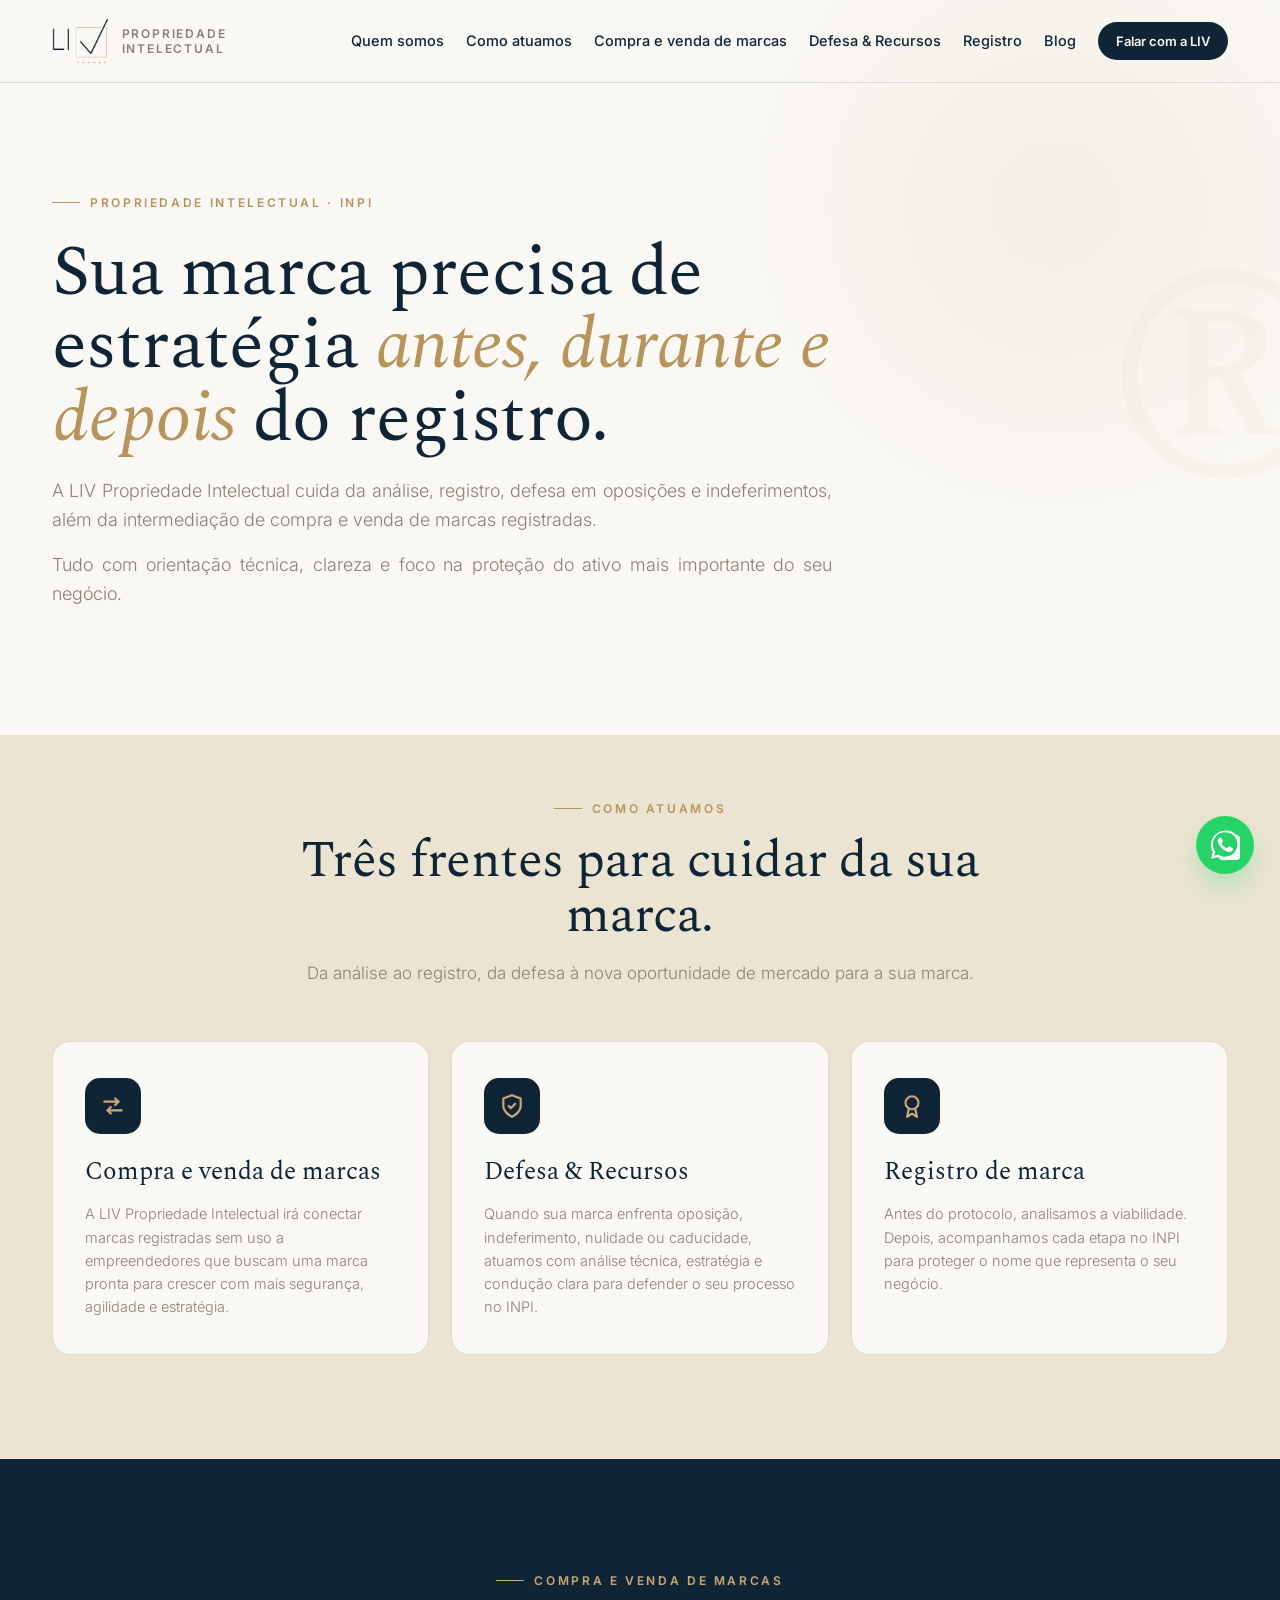
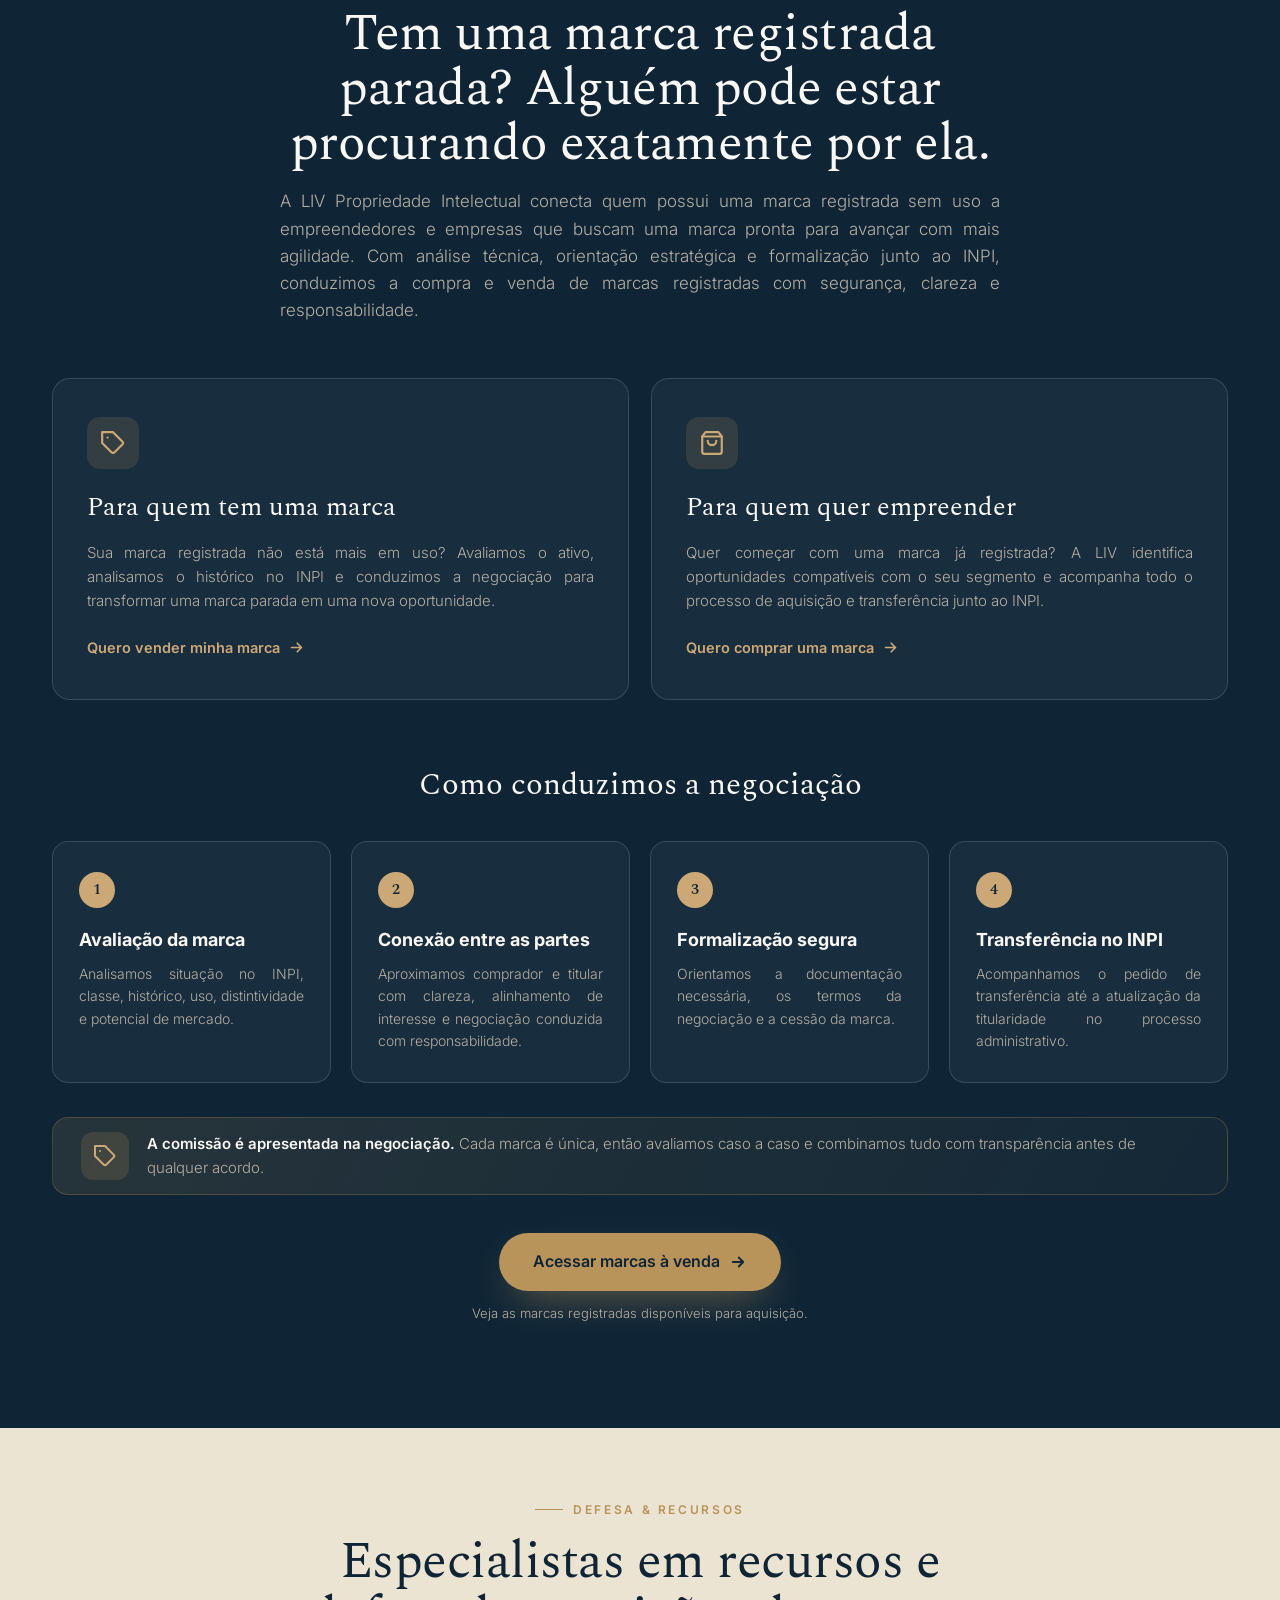
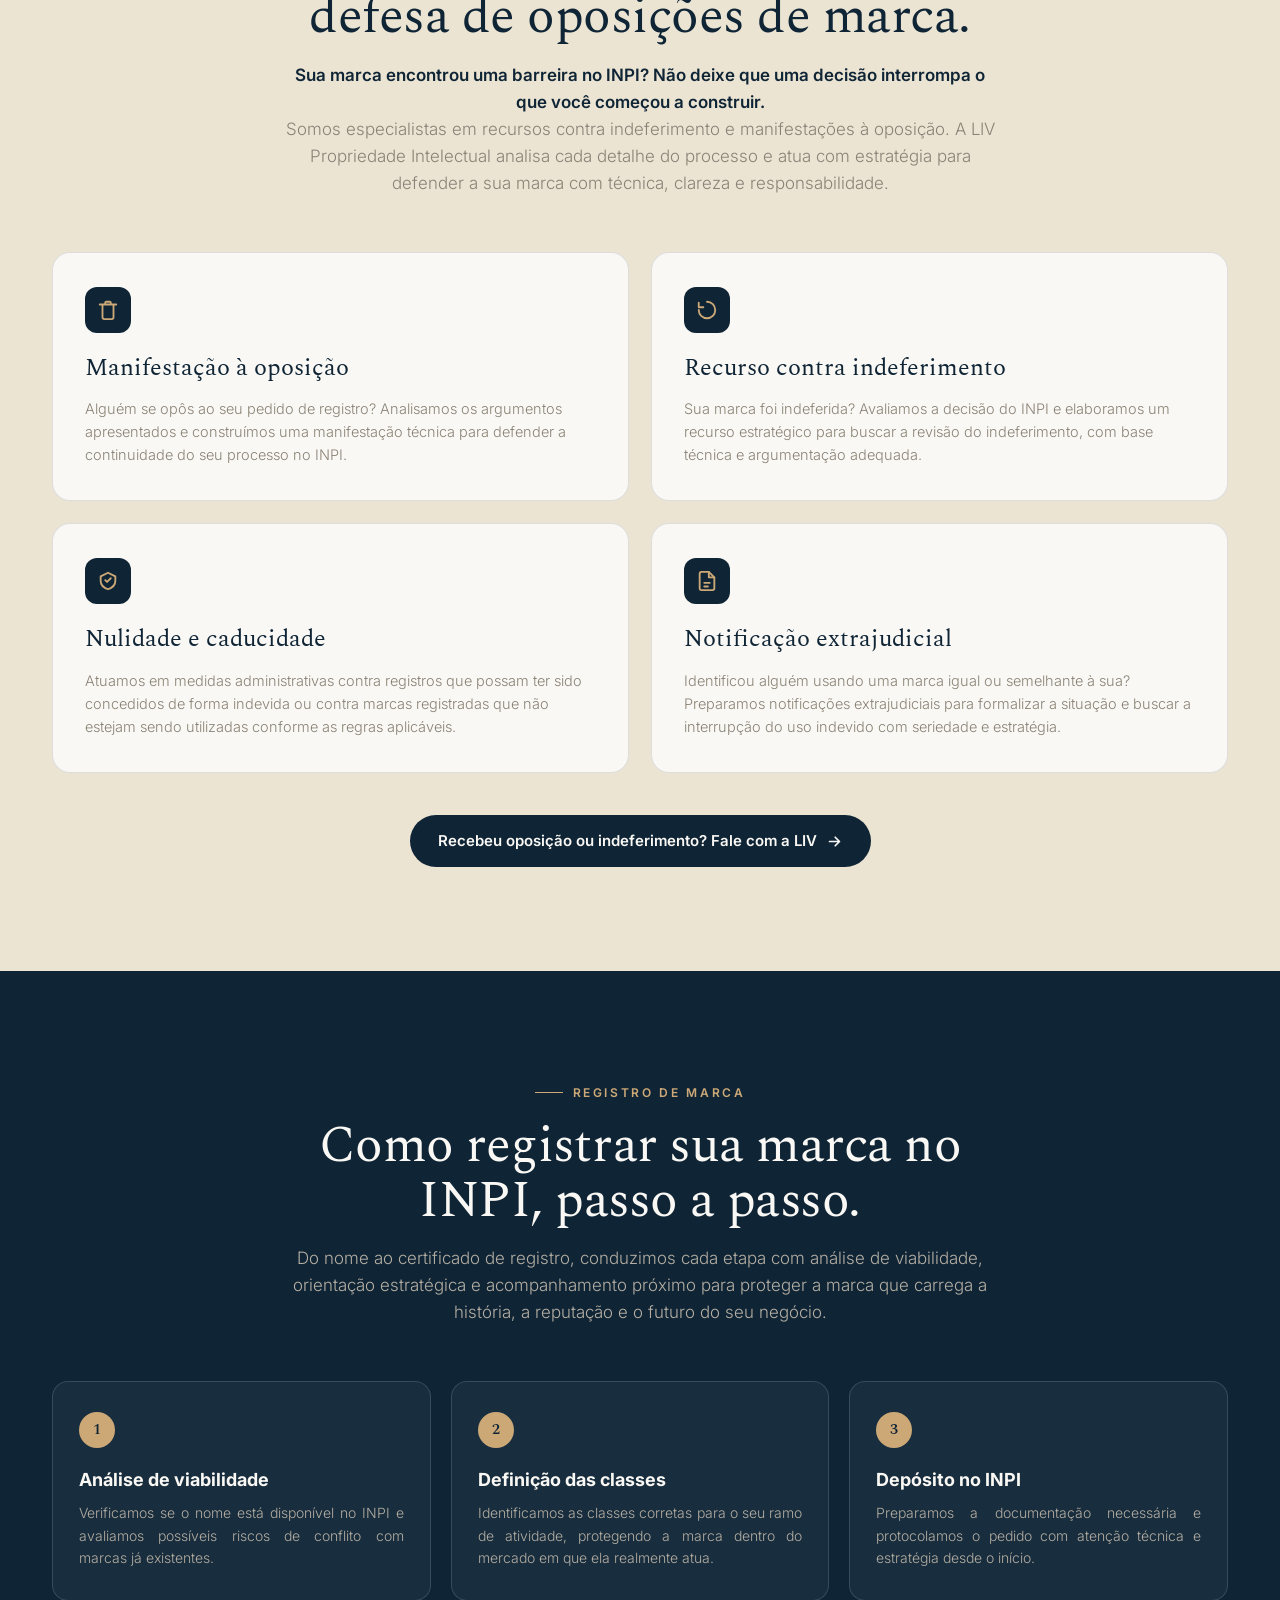
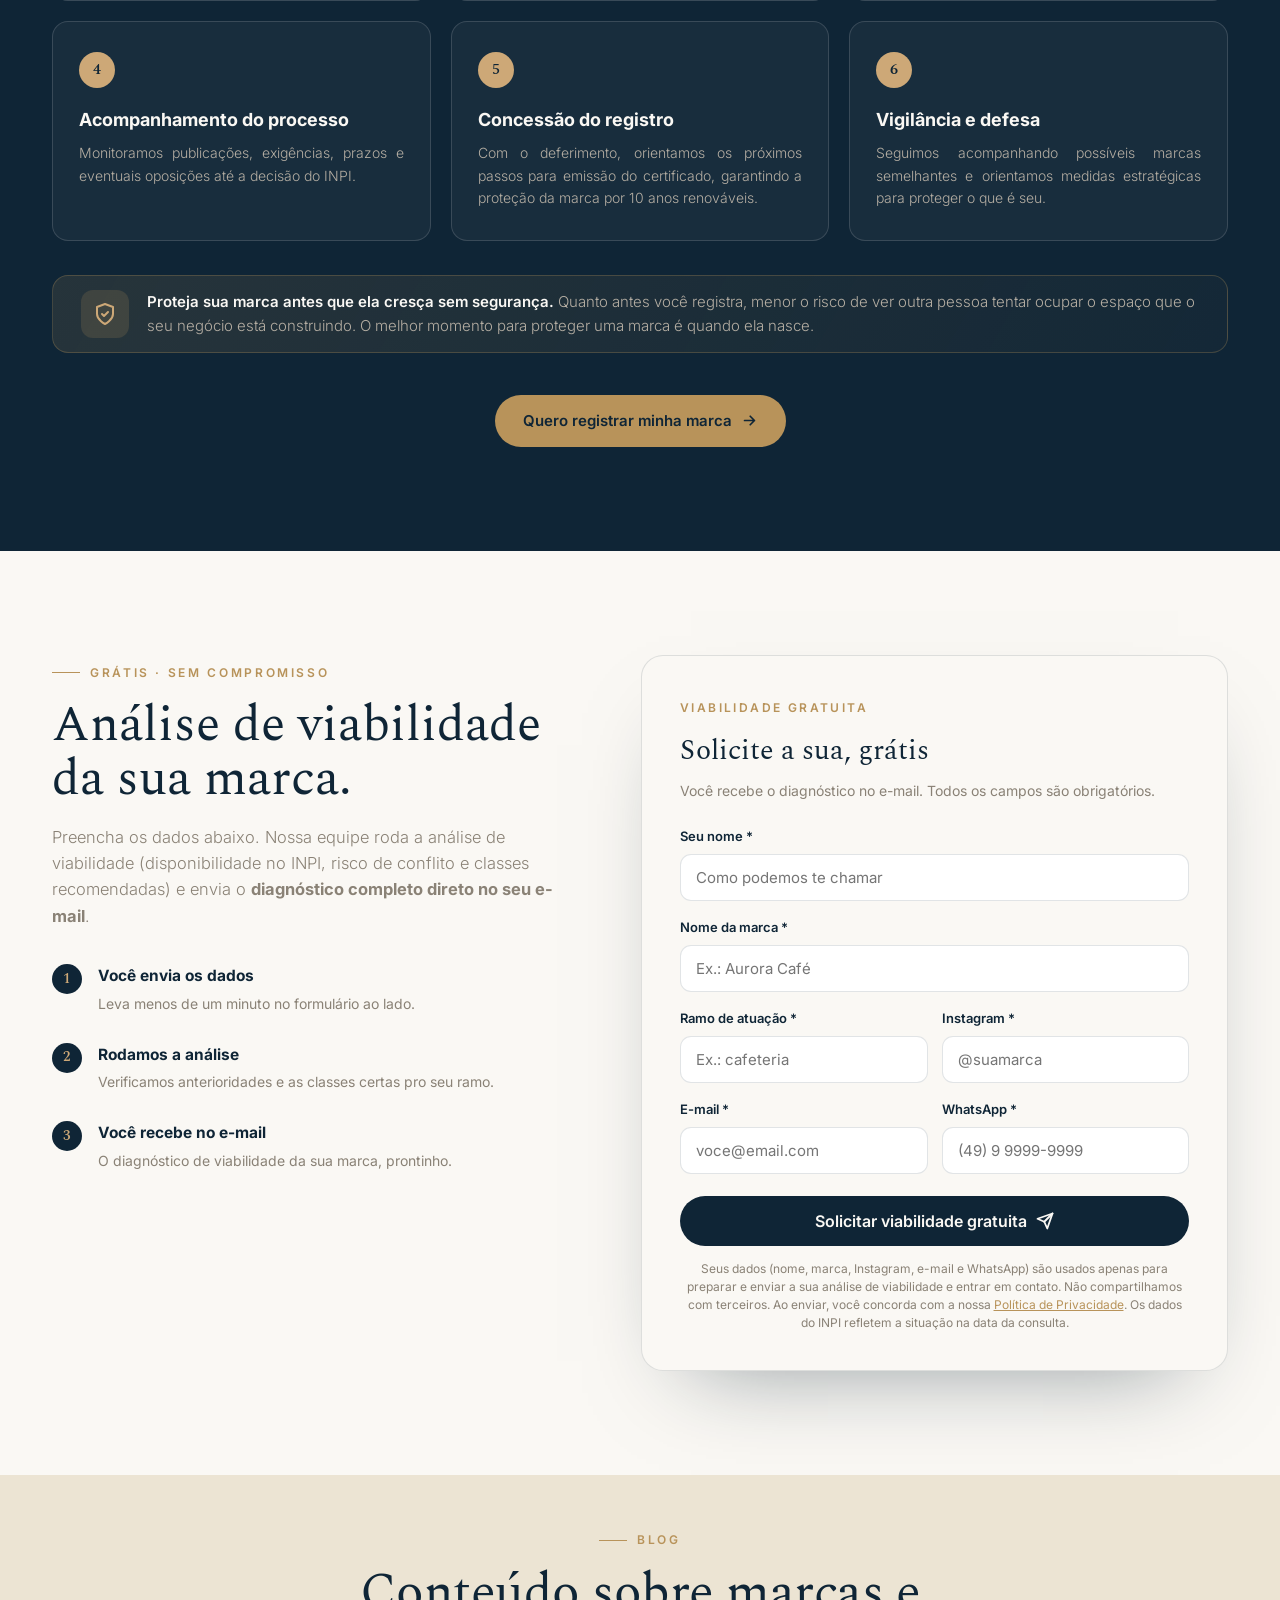
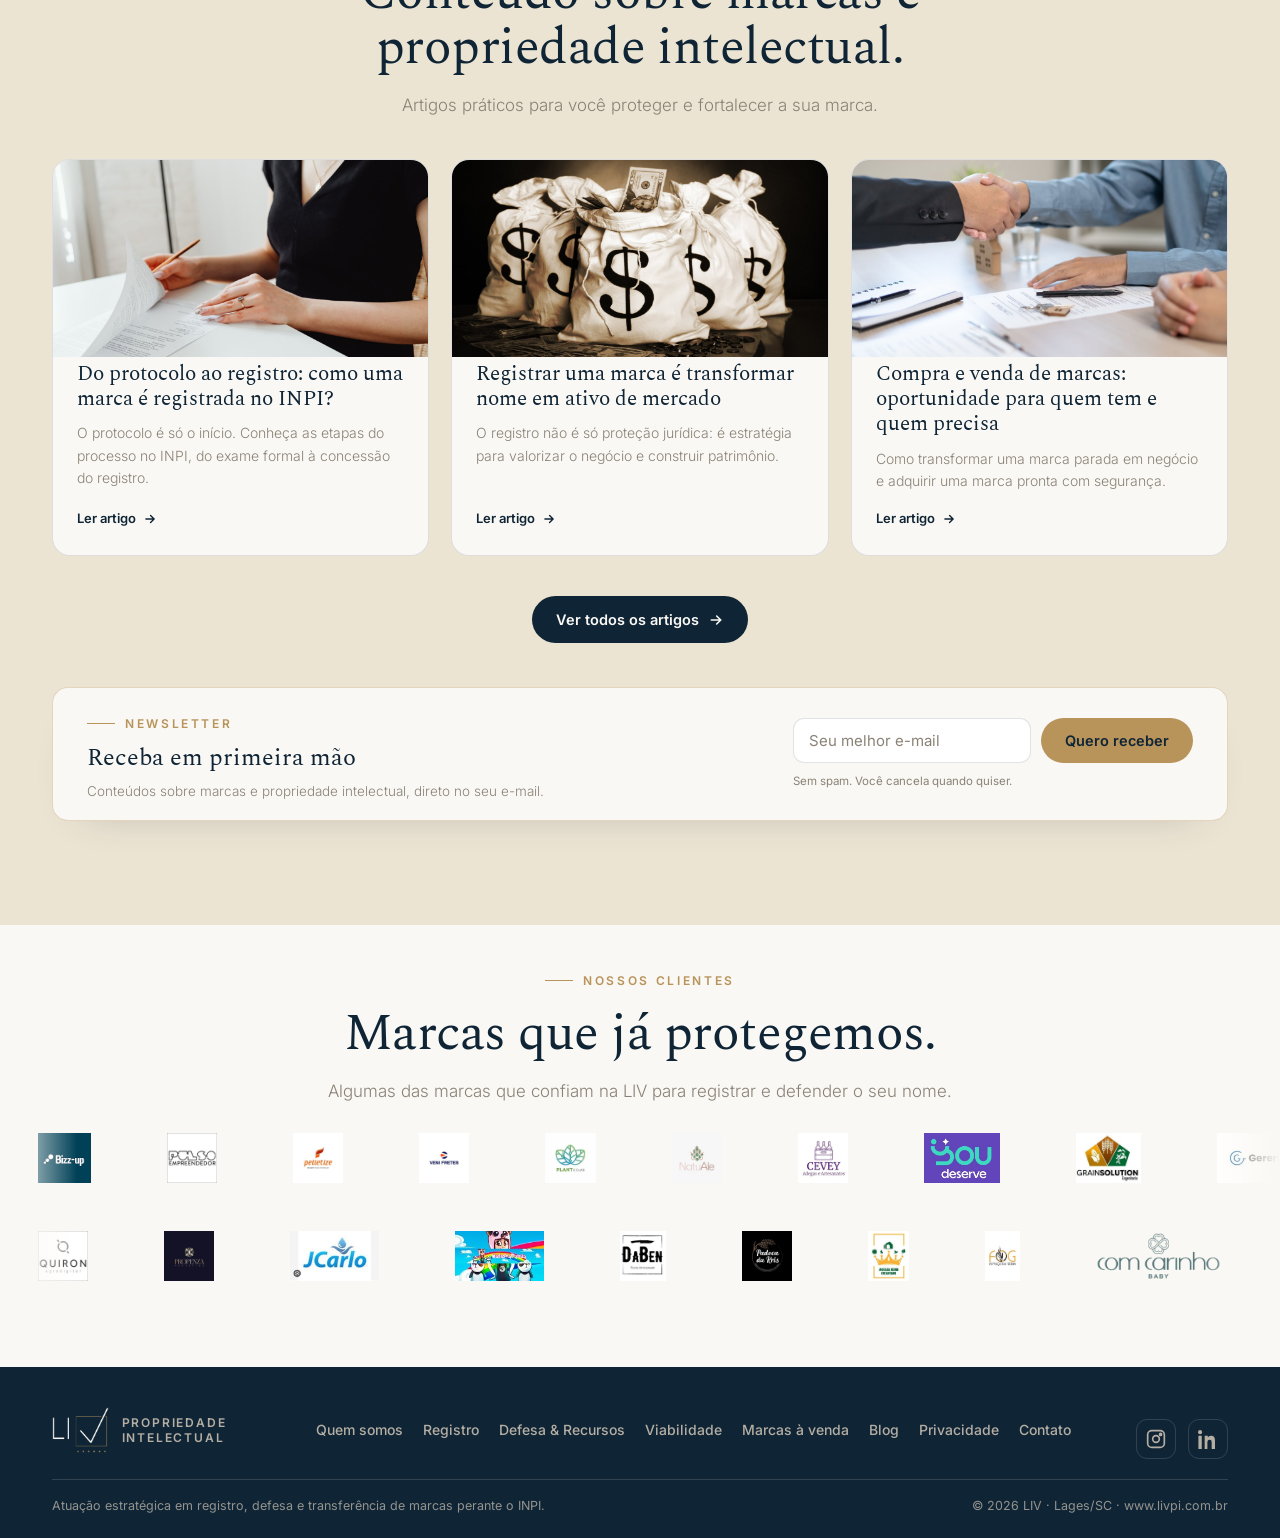
<file: index.html>
<!DOCTYPE html>
<html lang="pt-BR">
<head>
<meta charset="UTF-8">
<meta name="viewport" content="width=device-width, initial-scale=1.0">
<!-- Google Tag Manager -->
<script>(function(w,d,s,l,i){w[l]=w[l]||[];w[l].push({'gtm.start':
new Date().getTime(),event:'gtm.js'});var f=d.getElementsByTagName(s)[0],
j=d.createElement(s),dl=l!='dataLayer'?'&l='+l:'';j.async=true;j.src=
'https://www.googletagmanager.com/gtm.js?id='+i+dl;f.parentNode.insertBefore(j,f);
})(window,document,'script','dataLayer','GTM-K8L9QW54');</script>
<!-- End Google Tag Manager -->
<title>LIV Propriedade Intelectual · Registro e defesa de marcas no INPI</title>
<meta name="description" content="LIV Propriedade Intelectual: registro de marcas no INPI, defesa em oposições e recursos, e análise de viabilidade gratuita. Proteja sua marca desde o primeiro dia.">
<link rel="preconnect" href="https://fonts.googleapis.com">
<link rel="preconnect" href="https://fonts.gstatic.com" crossorigin>
<link href="https://fonts.googleapis.com/css2?family=Inter:wght@300;400;500;600;700&family=Spectral:ital,wght@0,400;0,500;0,600;0,700;1,400;1,500&display=swap" rel="stylesheet">
<style>
:root{
  --midnight:#0F2536;
  --midnight-deep:#0A1A27;
  --brass:#B8935A;
  --brass-light:#CDA877;
  --creme:#FAF8F4;
  --creme-warm:#ECE4D3;
  --stone:#8A8276;
  --stone-soft:#B5AEA3;
  --line:rgba(15,37,54,.12);
  --line-light:rgba(250,248,244,.14);
  --serif:'Spectral',Georgia,serif;
  --sans:'Inter',system-ui,sans-serif;
}
*{margin:0;padding:0;box-sizing:border-box}
html{scroll-behavior:smooth}
body{font-family:var(--sans);background:var(--creme);color:var(--midnight);line-height:1.6;-webkit-font-smoothing:antialiased;overflow-x:hidden}
::selection{background:var(--brass);color:var(--creme)}
a{color:inherit;text-decoration:none}
img{max-width:100%;display:block}
.wrap{max-width:1240px;margin:0 auto;padding:0 32px}
.serif{font-family:var(--serif)}
.eyebrow{font-size:12px;font-weight:600;letter-spacing:.22em;text-transform:uppercase;color:var(--brass);display:inline-flex;align-items:center;gap:10px}
.eyebrow::before{content:"";width:28px;height:1px;background:var(--brass)}

/* ===== LOGO ===== */
.logo{display:flex;align-items:center;gap:13px}
.liv-mark{height:46px;width:auto;flex-shrink:0;display:block}
.logo-txt{line-height:1.25;font-size:12px;font-weight:600;letter-spacing:.15em;text-transform:uppercase;color:var(--stone);max-width:130px}

/* ===== NAV ===== */
header{position:fixed;top:0;left:0;right:0;z-index:100;transition:background .4s ease,box-shadow .4s ease,padding .4s ease;padding:18px 0;border-bottom:1px solid var(--line)}
header.scrolled{background:rgba(250,248,244,.9);backdrop-filter:blur(14px);box-shadow:0 8px 24px -14px rgba(15,37,54,.18);padding:11px 0}
.nav{display:flex;align-items:center;justify-content:space-between}
.nav-links{display:flex;align-items:center;gap:22px}
.nav-links a{font-size:14.5px;font-weight:500;color:var(--midnight);transition:color .25s;position:relative}
.nav-links a:not(.btn)::after{content:"";position:absolute;left:0;bottom:-4px;width:0;height:1px;background:var(--brass);transition:width .3s}
.nav-links a:not(.btn):hover::after{width:100%}
.btn{display:inline-flex;align-items:center;gap:9px;font-weight:600;font-size:14.5px;padding:12px 24px;border-radius:50px;transition:all .3s cubic-bezier(.2,.7,.3,1);cursor:pointer;border:none;font-family:var(--sans)}
.btn-primary{background:var(--midnight);color:var(--creme)}
.btn-primary:hover{background:var(--brass);transform:translateY(-2px);box-shadow:0 12px 30px -10px rgba(184,147,90,.6)}
.btn-brass{background:var(--brass);color:var(--midnight)}
.btn-brass:hover{background:var(--brass-light);transform:translateY(-2px);box-shadow:0 12px 30px -10px rgba(184,147,90,.55)}
.btn-ghost{background:transparent;border:1.5px solid var(--line);color:var(--midnight)}
.btn-ghost:hover{border-color:var(--midnight);transform:translateY(-2px)}
/* botão "Falar com a LIV" no cabeçalho, menor e mais discreto */
.nav-links a.btn-primary{color:var(--creme);font-size:13px;font-weight:600;padding:9px 18px}
.nav-toggle{display:none;background:none;border:none;cursor:pointer;flex-direction:column;gap:5px}
.nav-toggle span{width:24px;height:2px;background:var(--midnight);transition:.3s}

/* ===== HERO ===== */
.hero{padding:185px 0 110px;position:relative;overflow:hidden}
.hero::before{content:"";position:absolute;top:-20%;right:-10%;width:55vw;height:55vw;max-width:760px;max-height:760px;background:radial-gradient(circle,rgba(184,147,90,.10) 0%,transparent 62%);pointer-events:none}
/* ® marca-d'água fixa: acompanha o scroll, bem transparente, atrás do conteúdo interativo */
.reg-mark{position:fixed;right:-6%;top:50%;transform:translateY(-50%);font-family:var(--serif);font-size:38vw;line-height:.8;color:rgba(184,147,90,.05);pointer-events:none;user-select:none;z-index:1}
.hero-grid{position:relative}
.hero-copy{max-width:880px}
.hero h1{font-family:var(--serif);font-weight:400;font-size:clamp(42px,5.6vw,76px);line-height:1.02;letter-spacing:-.01em;margin:24px 0 22px}
.hero h1 em{font-style:italic;color:var(--brass)}
.hero p.lead{font-size:18px;color:var(--stone);max-width:780px;margin-bottom:16px;font-weight:300;text-align:justify}
.hero-cta{display:flex;gap:14px;flex-wrap:wrap;align-items:center}
.cred-row{margin-top:24px}
.cred-badge{display:inline-flex;align-items:center;gap:8px;font-size:12.5px;font-weight:600;color:var(--brass);background:rgba(184,147,90,.10);border:1px solid rgba(184,147,90,.32);padding:8px 15px;border-radius:50px}
.hero-trust{margin-top:34px;display:flex;gap:32px;flex-wrap:wrap}
.hero-trust .stat b{font-family:var(--serif);font-size:32px;display:block;line-height:1}
.hero-trust .stat span{font-size:12.5px;color:var(--stone)}
/* hero card = teaser de viabilidade */
.hero-card{background:var(--midnight);color:var(--creme);border-radius:20px;padding:34px 32px;position:relative;box-shadow:0 40px 80px -40px rgba(15,37,54,.5);overflow:hidden}
.hero-card::after{content:"";position:absolute;bottom:-50px;right:-50px;width:190px;height:190px;border:1px solid var(--line-light);border-radius:50%}
.hero-card .tag{font-size:11.5px;letter-spacing:.18em;text-transform:uppercase;color:var(--brass-light);font-weight:600}
.hero-card h3{font-family:var(--serif);font-size:26px;font-weight:400;margin:13px 0 10px;line-height:1.15}
.hero-card p.cd{font-size:14.5px;color:var(--stone-soft);margin-bottom:22px;font-weight:300}
.hero-card ul{list-style:none;margin-bottom:26px}
.hero-card li{font-size:14.5px;padding:9px 0;border-top:1px solid var(--line-light);display:flex;gap:11px;align-items:flex-start}
.hero-card li svg{flex-shrink:0;margin-top:3px;color:var(--brass-light)}
.hero-card .btn{width:100%;justify-content:center}

/* ===== SECTION GENERIC ===== */
section{position:relative}
.sec-head{max-width:720px;margin-bottom:50px}
.sec-head.center{margin:0 auto 54px;text-align:center}
.sec-head.center .eyebrow{justify-content:center}
.sec-head h2{font-family:var(--serif);font-weight:400;font-size:clamp(32px,4vw,52px);line-height:1.08;margin:16px 0 16px;letter-spacing:-.01em}
.sec-head p{font-size:17px;color:var(--stone);font-weight:300}
.pad{padding:104px 0}

/* ===== QUEM SOMOS ===== */
.about-grid{display:grid;grid-template-columns:1.05fr .95fr;gap:64px;align-items:center}
.about-text h2{font-family:var(--serif);font-weight:400;font-size:clamp(30px,3.6vw,46px);line-height:1.1;margin:16px 0 20px}
.about-text p{color:var(--stone);font-size:16.5px;margin-bottom:16px;font-weight:300}
.about-text strong{color:var(--midnight);font-weight:600}
.about-note{margin-top:24px;padding:20px 24px;border-left:3px solid var(--brass);background:var(--midnight);font-size:14px;color:var(--creme);border-radius:14px;box-shadow:0 24px 50px -34px rgba(15,37,54,.5)}
.about-note strong{color:var(--brass-light)}
.about-visual{display:grid;grid-template-columns:1fr 1fr;gap:16px}
.about-card{background:var(--creme);border:1px solid var(--line);border-radius:14px;padding:26px 22px;transition:transform .35s,box-shadow .35s}
.about-card:hover{transform:translateY(-5px);box-shadow:0 20px 40px -24px rgba(15,37,54,.25)}
.about-card .ico{width:42px;height:42px;border-radius:10px;background:var(--midnight);color:var(--brass-light);display:grid;place-items:center;margin-bottom:14px}
.about-card h4{font-size:16px;margin-bottom:6px}
.about-card p{font-size:13.5px;color:var(--stone);margin:0}
.about-card:nth-child(even){margin-top:32px}

/* ===== NAV: item "em breve" ===== */
.nav-links a.nav-soon{display:inline-flex;align-items:center;gap:7px;color:var(--stone)}
.nav-links a.nav-soon:hover{color:var(--midnight)}
.soon-tag{font-size:9px;font-weight:700;letter-spacing:.05em;text-transform:uppercase;color:var(--brass);background:rgba(184,147,90,.14);padding:3px 7px;border-radius:50px}

/* ===== COMO ATUAMOS (3 cards) ===== */
.atua-grid{display:grid;grid-template-columns:repeat(3,1fr);gap:22px}
.atua-card{position:relative;background:var(--creme);border:1px solid var(--line);border-radius:18px;padding:36px 32px;transition:all .4s cubic-bezier(.2,.7,.3,1);overflow:hidden}
.atua-card::before{content:"";position:absolute;top:0;left:0;width:0;height:3px;background:var(--brass);transition:width .45s}
.atua-card:hover{transform:translateY(-6px);box-shadow:0 30px 60px -34px rgba(15,37,54,.35)}
.atua-card:hover::before{width:100%}
.atua-card .ai{width:56px;height:56px;border-radius:15px;background:var(--midnight);color:var(--brass-light);display:grid;place-items:center;margin-bottom:18px}
.atua-card h3{font-family:var(--serif);font-weight:400;font-size:25px;margin-bottom:10px}
.atua-card p{color:var(--stone);font-size:14.5px;font-weight:300}
.atua-card .soon-pill{position:absolute;top:24px;right:24px;font-size:10px;font-weight:700;letter-spacing:.06em;text-transform:uppercase;color:var(--brass);background:rgba(184,147,90,.12);border:1px solid rgba(184,147,90,.3);padding:4px 10px;border-radius:50px}

/* ===== HISTÓRIA (story) ===== */
.story{max-width:760px;margin:0 auto}
.story p{font-size:17px;color:var(--stone);font-weight:400;margin-bottom:18px;line-height:1.75;text-align:justify}
.story p strong{color:var(--midnight);font-weight:600}
.story .lead-line{font-family:var(--serif);font-style:italic;font-size:24px;color:var(--midnight);margin:28px 0;text-align:center}
.story .closing{font-family:var(--serif);font-size:22px;color:var(--midnight);font-style:italic;margin-top:26px;line-height:1.4;text-align:left}
@media(max-width:980px){.atua-grid{grid-template-columns:1fr}}

/* ===== REGISTRO (passos, seção escura) ===== */
#registro{background:var(--midnight);color:var(--creme);overflow:hidden}
#registro .eyebrow{color:var(--brass-light)}
#registro .eyebrow::before{background:var(--brass-light)}
#registro .sec-head h2{color:var(--creme)}
#registro .sec-head p{color:var(--stone-soft)}
.steps{display:grid;grid-template-columns:repeat(3,1fr);gap:20px}
.step{background:rgba(250,248,244,.04);border:1px solid var(--line-light);border-radius:16px;padding:30px 26px;position:relative;transition:all .4s cubic-bezier(.2,.7,.3,1)}
.step:hover{background:rgba(250,248,244,.07);transform:translateY(-5px);border-color:rgba(184,147,90,.4)}
.step .n{font-family:var(--serif);font-size:15px;color:var(--midnight);background:var(--brass-light);width:36px;height:36px;border-radius:50%;display:grid;place-items:center;font-weight:600;margin-bottom:18px}
.step h4{font-size:18px;color:var(--creme);margin-bottom:8px}
.step p{font-size:14px;color:var(--stone-soft);font-weight:300;text-align:justify}
.callout{margin-top:34px;display:flex;gap:18px;align-items:center;flex-wrap:wrap;justify-content:flex-start;background:linear-gradient(120deg,rgba(184,147,90,.14),rgba(184,147,90,.03));border:1px solid rgba(184,147,90,.28);border-radius:16px;padding:14px 28px}
.callout .shield{width:48px;height:48px;border-radius:12px;background:rgba(184,147,90,.18);color:var(--brass-light);display:grid;place-items:center;flex-shrink:0}
.callout p{font-size:15px;color:var(--stone-soft);font-weight:300;flex:1;min-width:0}
.callout p strong{color:var(--creme);font-weight:600}

/* ===== CARDS DE SERVIÇO (defesa) ===== */
.services{display:grid;grid-template-columns:repeat(2,1fr);gap:22px}
.service{background:var(--creme);border:1px solid var(--line);border-radius:18px;padding:34px 32px;position:relative;overflow:hidden;transition:all .4s cubic-bezier(.2,.7,.3,1)}
.service::before{content:"";position:absolute;top:0;left:0;width:0;height:3px;background:var(--brass);transition:width .45s}
.service:hover{transform:translateY(-6px);box-shadow:0 30px 60px -34px rgba(15,37,54,.35);border-color:transparent}
.service:hover::before{width:100%}
.service .ico{width:46px;height:46px;border-radius:12px;background:var(--midnight);color:var(--brass-light);display:grid;place-items:center;margin-bottom:16px}
.service h3{font-family:var(--serif);font-weight:400;font-size:24px;margin-bottom:10px}
.service p{color:var(--stone);font-size:14.5px;font-weight:300}

/* ===== COMPRA E VENDA DE MARCAS (seção escura) ===== */
#compra-venda{background:var(--midnight);color:var(--creme);overflow:hidden;scroll-margin-top:80px}
#compra-venda .eyebrow{color:var(--brass-light)}
#compra-venda .eyebrow::before{background:var(--brass-light)}
#compra-venda .sec-head h2{color:var(--creme)}
#compra-venda .sec-head p{color:var(--stone-soft);text-align:justify}
.cv-cols{display:grid;grid-template-columns:1fr 1fr;gap:22px;margin-bottom:60px}
.cv-card{background:rgba(250,248,244,.04);border:1px solid var(--line-light);border-radius:18px;padding:38px 34px;transition:all .4s cubic-bezier(.2,.7,.3,1)}
.cv-card:hover{background:rgba(250,248,244,.07);transform:translateY(-5px);border-color:rgba(184,147,90,.4)}
.cv-ico{width:52px;height:52px;border-radius:13px;background:rgba(184,147,90,.16);color:var(--brass-light);display:grid;place-items:center;margin-bottom:18px}
.cv-card h3{font-family:var(--serif);font-weight:400;font-size:26px;color:var(--creme);margin-bottom:12px}
.cv-card p{font-size:15px;color:var(--stone-soft);font-weight:300;margin-bottom:22px;text-align:justify}
.cv-link{display:inline-flex;align-items:center;gap:8px;font-size:14.5px;font-weight:600;color:var(--brass-light);transition:color .25s}
.cv-link svg{transition:transform .25s}
.cv-link:hover{color:var(--creme)}
.cv-link:hover svg{transform:translateX(4px)}
.cv-sub{font-family:var(--serif);font-weight:400;font-size:clamp(23px,2.5vw,31px);color:var(--creme);text-align:center;margin-bottom:32px}
.cv-cta{text-align:center;margin-top:38px}
.pq-grid{display:grid;grid-template-columns:repeat(4,1fr);gap:18px;margin-top:8px}
.pq-item{background:rgba(250,248,244,.04);border:1px solid var(--line-light);border-radius:16px;padding:24px 22px;transition:transform .4s cubic-bezier(.2,.7,.3,1),background .3s,border-color .3s}
.pq-item:hover{background:rgba(250,248,244,.07);transform:translateY(-5px);border-color:rgba(184,147,90,.4)}
.pq-ic{width:42px;height:42px;border-radius:11px;background:rgba(184,147,90,.16);color:var(--brass-light);display:grid;place-items:center;margin-bottom:14px}
.pq-item h4{font-size:16px;color:var(--creme);margin-bottom:7px;font-family:var(--serif);font-weight:500}
.pq-item p{font-size:13px;color:var(--stone-soft);font-weight:300;line-height:1.5}
.sec-cta{text-align:center;margin-top:42px}
.sec-cta .btn{font-size:15px;padding:14px 28px}
@media(max-width:980px){.pq-grid{grid-template-columns:repeat(2,1fr)}}
@media(max-width:560px){.pq-grid{grid-template-columns:1fr}}
.cv-cta .btn{font-size:16px;padding:16px 34px;box-shadow:0 16px 40px -16px rgba(184,147,90,.7)}
.cv-cta .hint{display:block;margin-top:12px;font-size:13px;color:var(--stone-soft);font-weight:300}
.steps.cv-steps{grid-template-columns:repeat(4,1fr)}
@media(max-width:1040px){.steps.cv-steps{grid-template-columns:repeat(2,1fr)}}
@media(max-width:980px){.cv-cols{grid-template-columns:1fr}}
@media(max-width:600px){.steps.cv-steps{grid-template-columns:1fr}}

/* ===== VIABILIDADE (form) ===== */
#viabilidade{background:var(--creme)}
.analise-grid{display:grid;grid-template-columns:.95fr 1.05fr;gap:58px;align-items:start}
.analise-copy h2{font-family:var(--serif);font-weight:400;font-size:clamp(32px,4vw,50px);line-height:1.08;margin:16px 0 18px}
.analise-copy p{color:var(--stone);font-size:16.5px;margin-bottom:22px;font-weight:300}
.analise-steps{list-style:none}
.analise-steps li{display:flex;gap:16px;padding:13px 0;align-items:flex-start}
.analise-steps .n{width:30px;height:30px;border-radius:50%;background:var(--midnight);color:var(--brass-light);display:grid;place-items:center;font-size:14px;font-weight:600;flex-shrink:0;font-family:var(--serif)}
.analise-steps b{display:block;font-size:15.5px;margin-bottom:2px}
.analise-steps span{font-size:14px;color:var(--stone)}
.form-card{background:var(--creme);border-radius:22px;padding:38px;box-shadow:0 40px 90px -50px rgba(15,37,54,.5);border:1px solid var(--line);position:relative}
.form-card .fc-tag{font-size:12px;letter-spacing:.2em;text-transform:uppercase;color:var(--brass);font-weight:600}
.form-card h3{font-family:var(--serif);font-weight:400;font-size:28px;margin:10px 0 6px}
.form-card .fc-sub{font-size:14px;color:var(--stone);margin-bottom:24px}
.field{margin-bottom:16px}
.field label{display:block;font-size:13px;font-weight:600;margin-bottom:7px}
.field input{width:100%;padding:13px 15px;border:1.5px solid var(--line);border-radius:11px;background:#fff;font-family:var(--sans);font-size:15px;color:var(--midnight);transition:border .25s,box-shadow .25s}
.field input:focus{outline:none;border-color:var(--brass);box-shadow:0 0 0 3px rgba(184,147,90,.14)}
.field-row{display:grid;grid-template-columns:1fr 1fr;gap:14px}
.form-card .btn{width:100%;justify-content:center;margin-top:6px;font-size:16px;padding:15px}
.form-note{font-size:12px;color:var(--stone);text-align:center;margin-top:14px;line-height:1.5}
.form-success{display:none;text-align:center;padding:14px 0}
.form-success.show{display:block;animation:pop .4s ease}
.form-success .check{width:62px;height:62px;border-radius:50%;background:var(--brass);color:var(--midnight);display:grid;place-items:center;margin:0 auto 18px}
.form-success h3{margin-bottom:8px}
.form-success p{font-size:14.5px;color:var(--stone);margin-bottom:22px}
@keyframes pop{from{opacity:0;transform:scale(.98)}to{opacity:1;transform:scale(1)}}

/* ===== BLOG ===== */
.blog-grid{display:grid;grid-template-columns:repeat(3,1fr);gap:22px}
.post{background:var(--creme);border:1px solid var(--line);border-radius:18px;overflow:hidden;transition:transform .35s,box-shadow .35s;display:flex;flex-direction:column}
.post:hover{transform:translateY(-6px);box-shadow:0 30px 60px -34px rgba(15,37,54,.3)}
.post .cover{height:150px;background:linear-gradient(135deg,var(--midnight),var(--brass));position:relative;display:grid;place-items:center}
.post .cover svg{color:rgba(250,248,244,.85)}
.post .cover img{width:100%;height:100%;object-fit:cover}
.post .body{padding:24px 24px 26px;display:flex;flex-direction:column;flex:1}
.post .cat{font-size:11px;font-weight:600;letter-spacing:.1em;text-transform:uppercase;color:var(--brass);margin-bottom:10px}
.post h3{font-family:var(--serif);font-weight:400;font-size:21px;line-height:1.2;margin-bottom:10px}
.post p{font-size:14px;color:var(--stone);font-weight:300;margin-bottom:16px;flex:1}
.post .more{font-size:13px;font-weight:600;color:var(--midnight);display:inline-flex;align-items:center;gap:7px}
.blog-soon{margin-top:34px;text-align:center;font-size:14px;color:var(--stone)}
.blog-cta{text-align:center;margin-top:40px}
.newsletter{margin:44px 0 0;background:var(--creme);border:1px solid rgba(184,147,90,.35);color:var(--midnight);border-radius:16px;padding:18px 34px;display:flex;align-items:center;justify-content:space-between;gap:36px;text-align:left;box-shadow:0 18px 44px -32px rgba(15,37,54,.3)}
.newsletter .nl-copy{flex:1;min-width:0}
.newsletter .eyebrow{color:var(--brass)}
.newsletter .eyebrow::before{background:var(--brass)}
.newsletter h3{font-family:var(--serif);font-weight:400;font-size:24px;color:var(--midnight);margin:6px 0 3px}
.newsletter .nl-copy p{color:var(--stone);font-size:13.5px;font-weight:300;margin:0}
.nl-side{flex-shrink:0;width:400px;max-width:44%}
.nl-form{display:flex;gap:10px}
.nl-form input{flex:1;padding:12px 15px;border:1.5px solid var(--line);border-radius:11px;background:#fff;color:var(--midnight);font-family:var(--sans);font-size:15px;min-width:0}
.nl-form input::placeholder{color:var(--stone)}
.nl-form input:focus{outline:none;border-color:var(--brass);box-shadow:0 0 0 3px rgba(184,147,90,.18)}
.nl-note{font-size:11.5px;color:var(--stone);margin-top:9px}
@media(max-width:760px){.newsletter{flex-direction:column;text-align:center;gap:16px;padding:24px 22px}.newsletter .eyebrow{justify-content:center}.nl-side{width:100%;max-width:100%}.nl-form{flex-direction:column}.nl-note{text-align:center}}

/* ===== FOOTER ===== */
footer{background:var(--midnight-deep);color:var(--stone-soft);padding:66px 0 32px}
.foot-grid{display:grid;grid-template-columns:1.6fr 1fr 1fr 1.1fr;gap:40px;margin-bottom:42px}
.foot-brand .logo-txt{color:var(--stone-soft)}
.foot-brand p{font-size:14px;margin:18px 0;max-width:320px;font-weight:300}
.foot-social{display:flex;gap:12px;margin-top:18px}
.foot-social a{width:40px;height:40px;border-radius:11px;border:1px solid var(--line-light);display:grid;place-items:center;color:var(--stone-soft);transition:all .25s}
.foot-social a:hover{color:var(--midnight);background:var(--brass-light);border-color:var(--brass-light);transform:translateY(-2px)}
.foot-col h5{color:var(--creme);font-size:13px;letter-spacing:.12em;text-transform:uppercase;margin-bottom:16px;font-weight:600}
.foot-col a{display:block;font-size:14px;padding:6px 0;transition:color .25s;font-weight:300}
.foot-col a:hover{color:var(--brass-light)}
.foot-bottom{border-top:1px solid var(--line-light);padding-top:24px;font-size:12.5px}
.foot-bottom .disclaimer{max-width:980px;line-height:1.7;color:var(--stone-soft);opacity:.85;margin-bottom:14px}
.foot-bottom .copy{display:flex;justify-content:space-between;flex-wrap:wrap;gap:10px}

.reveal{opacity:0;transform:translateY(28px);transition:opacity .8s cubic-bezier(.2,.7,.3,1),transform .8s cubic-bezier(.2,.7,.3,1)}
.reveal.in{opacity:1;transform:none}


/* ===== NOSSOS CLIENTES (faixas rolantes, sem card) ===== */
#clientes{background:var(--creme)}
.marquee{overflow:hidden;position:relative;-webkit-mask-image:linear-gradient(90deg,transparent,#000 6%,#000 94%,transparent);mask-image:linear-gradient(90deg,transparent,#000 6%,#000 94%,transparent)}
.marquee + .marquee{margin-top:48px}
.marquee-track{display:flex;align-items:center;width:max-content;animation:marq 55s linear infinite}
.marquee-track.rev{animation-direction:reverse;animation-duration:64s}
.marquee:hover .marquee-track{animation-play-state:paused}
@keyframes marq{from{transform:translateX(-50%)}to{transform:translateX(0)}}
.clogo-img{height:50px;width:auto;flex-shrink:0;margin:0 38px;object-fit:contain;display:block}
@media(max-width:760px){.clogo-img{height:40px;margin:0 24px}}
.wa-float{position:fixed;bottom:26px;right:26px;z-index:90;width:58px;height:58px;border-radius:50%;background:#25D366;display:grid;place-items:center;box-shadow:0 14px 34px -10px rgba(37,211,102,.6);transition:transform .3s}
.wa-float:hover{transform:scale(1.08)}
.wa-float .wa-label{position:absolute;right:70px;top:50%;transform:translateY(-50%) translateX(6px);white-space:nowrap;background:var(--midnight);color:var(--creme);font-size:13px;font-weight:600;padding:8px 14px;border-radius:10px;opacity:0;pointer-events:none;transition:opacity .25s,transform .25s;box-shadow:0 10px 24px -10px rgba(0,0,0,.45)}
.wa-float:hover .wa-label{opacity:1;transform:translateY(-50%) translateX(0)}

@media(max-width:980px){
  .hero-grid,.about-grid,.analise-grid{grid-template-columns:1fr;gap:44px}
  .services{grid-template-columns:1fr}
  .steps,.blog-grid{grid-template-columns:1fr}
  .foot-grid{grid-template-columns:1fr 1fr;gap:34px}
  .about-card:nth-child(even){margin-top:0}
}
@media(max-width:680px){
  .wrap{padding:0 22px}
  .nav-links{position:fixed;top:0;right:0;height:100vh;width:80%;max-width:320px;background:var(--midnight);flex-direction:column;align-items:flex-start;justify-content:flex-start;padding:96px 40px 40px;gap:20px;overflow-y:auto;transform:translateX(100%);transition:transform .4s cubic-bezier(.2,.7,.3,1);z-index:200}
  .nav-links.open{transform:none}
  .nav-links a{color:var(--creme);font-size:18px}
  .nav-links a.btn-primary{font-size:16px;padding:12px 22px;margin-top:8px}
  .nav-toggle{display:flex;z-index:201}
  .nav-toggle.open span:nth-child(1){transform:translateY(7px) rotate(45deg);background:var(--creme)}
  .nav-toggle.open span:nth-child(2){opacity:0}
  .nav-toggle.open span:nth-child(3){transform:translateY(-7px) rotate(-45deg);background:var(--creme)}
  .field-row{grid-template-columns:1fr}
  .pad{padding:74px 0}
  .hero{padding:140px 0 70px}
  .foot-bottom .copy{flex-direction:column;align-items:flex-start}
  .hero-trust{gap:22px}
  .form-card{padding:26px 22px}
  .wa-float .wa-label{display:none}
}
/* ===== rodapé minimalista ===== */
footer{background:var(--midnight);color:var(--stone-soft);padding:34px 0 22px;margin-top:60px}
.foot-min{display:flex;align-items:center;justify-content:space-between;gap:22px;flex-wrap:wrap;padding-bottom:20px;border-bottom:1px solid var(--line-light)}
.foot-min .logo-txt{color:var(--stone-soft)}
.foot-links{display:flex;flex-wrap:wrap;gap:9px 20px;justify-content:center}
.foot-links a{font-size:14px;font-weight:500;color:var(--stone-soft);transition:color .25s}
.foot-links a:hover{color:var(--brass-light)}
.foot-base{display:flex;justify-content:space-between;flex-wrap:wrap;gap:8px;padding-top:16px;font-size:12.5px;color:var(--stone-soft);opacity:.8}
@media(max-width:760px){.foot-min{flex-direction:column;align-items:center;text-align:center}.foot-base{flex-direction:column;align-items:center;text-align:center;gap:4px}}
</style>
</head>
<body>
<!-- Google Tag Manager (noscript) -->
<noscript><iframe src="https://www.googletagmanager.com/ns.html?id=GTM-K8L9QW54"
height="0" width="0" style="display:none;visibility:hidden"></iframe></noscript>
<!-- End Google Tag Manager (noscript) -->

<span class="reg-mark" aria-hidden="true">®</span>

<!-- ========================= HEADER ========================= -->
<header id="header">
  <div class="wrap nav">
    <a href="#" class="logo" aria-label="LIV Propriedade Intelectual">
      <img class="liv-mark" src="liv_mark_dark.png" alt="LIV">
      <span class="logo-txt">Propriedade Intelectual</span>
    </a>
    <nav class="nav-links" id="navLinks">
      <a href="quem-somos.html">Quem somos</a>
      <a href="#atuacao">Como atuamos</a>
      <a href="marcas.html">Compra e venda de marcas</a>
      <a href="#defesa">Defesa &amp; Recursos</a>
      <a href="#registro">Registro</a>
      <a href="#blog">Blog</a>
      <a href="#" class="btn btn-primary" id="navWa">Falar com a LIV</a>
    </nav>
    <button class="nav-toggle" id="navToggle" aria-label="Menu"><span></span><span></span><span></span></button>
  </div>
</header>

<!-- ========================= HERO ========================= -->
<section class="hero">
  <div class="wrap hero-grid">
    <div class="hero-copy reveal">
      <span class="eyebrow">Propriedade Intelectual · INPI</span>
      <h1>Sua marca precisa de estratégia <em>antes, durante e depois</em> do registro.</h1>
      <p class="lead">A LIV Propriedade Intelectual cuida da análise, registro, defesa em oposições e indeferimentos, além da intermediação de compra e venda de marcas registradas.</p>
      <p class="lead">Tudo com orientação técnica, clareza e foco na proteção do ativo mais importante do seu negócio.</p>
    </div>
  </div>
</section>
<!-- ========================= COMO ATUAMOS (3 cards) ========================= -->
<section id="atuacao" class="pad" style="padding-top:56px;background:var(--creme-warm)">
  <div class="wrap">
    <div class="sec-head center reveal">
      <span class="eyebrow">Como atuamos</span>
      <h2>Três frentes para cuidar da sua marca.</h2>
      <p>Da análise ao registro, da defesa à nova oportunidade de mercado para a sua marca.</p>
    </div>
    <div class="atua-grid">
      <a class="atua-card reveal" href="#compra-venda">
        <span class="ai"><svg width="26" height="26" viewBox="0 0 24 24" fill="none" stroke="currentColor" stroke-width="2" stroke-linecap="round" stroke-linejoin="round"><path d="M4 8h13"/><path d="M14 5l3 3-3 3"/><path d="M20 16H7"/><path d="M10 13l-3 3 3 3"/></svg></span>
        <h3>Compra e venda de marcas</h3>
        <p>A LIV Propriedade Intelectual irá conectar marcas registradas sem uso a empreendedores que buscam uma marca pronta para crescer com mais segurança, agilidade e estratégia.</p>
      </a>
      <a class="atua-card reveal" href="#defesa" style="transition-delay:.08s">
        <span class="ai"><svg width="26" height="26" viewBox="0 0 24 24" fill="none" stroke="currentColor" stroke-width="2" stroke-linecap="round" stroke-linejoin="round"><path d="M12 22s8-4 8-10V5l-8-3-8 3v7c0 6 8 10 8 10z"/><path d="M9 12l2 2 4-4"/></svg></span>
        <h3>Defesa &amp; Recursos</h3>
        <p>Quando sua marca enfrenta oposição, indeferimento, nulidade ou caducidade, atuamos com análise técnica, estratégia e condução clara para defender o seu processo no INPI.</p>
      </a>
      <a class="atua-card reveal" href="#registro" style="transition-delay:.16s">
        <span class="ai"><svg width="26" height="26" viewBox="0 0 24 24" fill="none" stroke="currentColor" stroke-width="2" stroke-linecap="round" stroke-linejoin="round"><circle cx="12" cy="9" r="6"/><path d="M9 14.5 7.5 22 12 19l4.5 3L15 14.5"/></svg></span>
        <h3>Registro de marca</h3>
        <p>Antes do protocolo, analisamos a viabilidade. Depois, acompanhamos cada etapa no INPI para proteger o nome que representa o seu negócio.</p>
      </a>
    </div>
  </div>
</section>



<!-- ========================= COMPRA E VENDA ========================= -->
<section id="compra-venda" class="pad">
  <div class="wrap">
    <div class="sec-head center reveal">
      <span class="eyebrow">Compra e venda de marcas</span>
      <h2>Tem uma marca registrada parada? Alguém pode estar procurando exatamente por ela.</h2>
      <p>A LIV Propriedade Intelectual conecta quem possui uma marca registrada sem uso a empreendedores e empresas que buscam uma marca pronta para avançar com mais agilidade. Com análise técnica, orientação estratégica e formalização junto ao INPI, conduzimos a compra e venda de marcas registradas com segurança, clareza e responsabilidade.</p>
    </div>

    <div class="cv-cols">
      <div class="cv-card reveal">
        <span class="cv-ico"><svg width="26" height="26" viewBox="0 0 24 24" fill="none" stroke="currentColor" stroke-width="2" stroke-linecap="round" stroke-linejoin="round"><path d="M20.59 13.41l-7.17 7.17a2 2 0 0 1-2.83 0L2 12V2h10l8.59 8.59a2 2 0 0 1 0 2.82z"/><line x1="7" y1="7" x2="7.01" y2="7"/></svg></span>
        <h3>Para quem tem uma marca</h3>
        <p>Sua marca registrada não está mais em uso? Avaliamos o ativo, analisamos o histórico no INPI e conduzimos a negociação para transformar uma marca parada em uma nova oportunidade.</p>
        <a class="cv-link" id="waVender" href="#" target="_blank" rel="noopener">Quero vender minha marca <svg width="17" height="17" viewBox="0 0 24 24" fill="none" stroke="currentColor" stroke-width="2.4" stroke-linecap="round" stroke-linejoin="round"><path d="M5 12h14M13 6l6 6-6 6"/></svg></a>
      </div>
      <div class="cv-card reveal" style="transition-delay:.08s">
        <span class="cv-ico"><svg width="26" height="26" viewBox="0 0 24 24" fill="none" stroke="currentColor" stroke-width="2" stroke-linecap="round" stroke-linejoin="round"><path d="M6 2 3 6v14a2 2 0 0 0 2 2h14a2 2 0 0 0 2-2V6l-3-4z"/><line x1="3" y1="6" x2="21" y2="6"/><path d="M16 10a4 4 0 0 1-8 0"/></svg></span>
        <h3>Para quem quer empreender</h3>
        <p>Quer começar com uma marca já registrada? A LIV identifica oportunidades compatíveis com o seu segmento e acompanha todo o processo de aquisição e transferência junto ao INPI.</p>
        <a class="cv-link" id="waComprar" href="#" target="_blank" rel="noopener">Quero comprar uma marca <svg width="17" height="17" viewBox="0 0 24 24" fill="none" stroke="currentColor" stroke-width="2.4" stroke-linecap="round" stroke-linejoin="round"><path d="M5 12h14M13 6l6 6-6 6"/></svg></a>
      </div>
    </div>

    <h3 class="cv-sub reveal">Como conduzimos a negociação</h3>
    <div class="steps cv-steps">
      <div class="step reveal"><div class="n">1</div><h4>Avaliação da marca</h4><p>Analisamos situação no INPI, classe, histórico, uso, distintividade e potencial de mercado.</p></div>
      <div class="step reveal" style="transition-delay:.06s"><div class="n">2</div><h4>Conexão entre as partes</h4><p>Aproximamos comprador e titular com clareza, alinhamento de interesse e negociação conduzida com responsabilidade.</p></div>
      <div class="step reveal" style="transition-delay:.12s"><div class="n">3</div><h4>Formalização segura</h4><p>Orientamos a documentação necessária, os termos da negociação e a cessão da marca.</p></div>
      <div class="step reveal" style="transition-delay:.18s"><div class="n">4</div><h4>Transferência no INPI</h4><p>Acompanhamos o pedido de transferência até a atualização da titularidade no processo administrativo.</p></div>
    </div>

    <div class="callout reveal">
      <span class="shield"><svg width="24" height="24" viewBox="0 0 24 24" fill="none" stroke="currentColor" stroke-width="2" stroke-linecap="round" stroke-linejoin="round"><path d="M20.59 13.41l-7.17 7.17a2 2 0 0 1-2.83 0L2 12V2h10l8.59 8.59a2 2 0 0 1 0 2.82z"/><line x1="7" y1="7" x2="7.01" y2="7"/></svg></span>
      <p><strong>A comissão é apresentada na negociação.</strong> Cada marca é única, então avaliamos caso a caso e combinamos tudo com transparência antes de qualquer acordo.</p>
    </div>

    <div class="cv-cta reveal">
      <a class="btn btn-brass" href="marcas.html">Acessar marcas à venda <svg width="18" height="18" viewBox="0 0 24 24" fill="none" stroke="currentColor" stroke-width="2.4" stroke-linecap="round" stroke-linejoin="round"><path d="M5 12h14M13 6l6 6-6 6"/></svg></a>
      <span class="hint">Veja as marcas registradas disponíveis para aquisição.</span>
    </div>
  </div>
</section>

<!-- ========================= DEFESA & RECURSOS ========================= -->
<section id="defesa" class="pad" style="background:var(--creme-warm);padding-top:64px">
  <div class="wrap">
    <div class="sec-head center reveal">
      <span class="eyebrow">Defesa &amp; Recursos</span>
      <h2>Especialistas em recursos e defesa de oposições de marca.</h2>
      <p style="color:var(--midnight);font-weight:600">Sua marca encontrou uma barreira no INPI? Não deixe que uma decisão interrompa o que você começou a construir.</p>
      <p>Somos especialistas em recursos contra indeferimento e manifestações à oposição. A LIV Propriedade Intelectual analisa cada detalhe do processo e atua com estratégia para defender a sua marca com técnica, clareza e responsabilidade.</p>
    </div>
    <div class="services">
      <div class="service reveal">
        <span class="ico"><svg width="22" height="22" viewBox="0 0 24 24" fill="none" stroke="currentColor" stroke-width="2" stroke-linecap="round" stroke-linejoin="round"><path d="M3 6h18M6 6v14a2 2 0 0 0 2 2h8a2 2 0 0 0 2-2V6M9 6V4a1 1 0 0 1 1-1h4a1 1 0 0 1 1 1v2"/></svg></span>
        <h3>Manifestação à oposição</h3>
        <p>Alguém se opôs ao seu pedido de registro? Analisamos os argumentos apresentados e construímos uma manifestação técnica para defender a continuidade do seu processo no INPI.</p>
      </div>
      <div class="service reveal" style="transition-delay:.08s">
        <span class="ico"><svg width="22" height="22" viewBox="0 0 24 24" fill="none" stroke="currentColor" stroke-width="2" stroke-linecap="round" stroke-linejoin="round"><path d="M3 12a9 9 0 1 0 9-9"/><path d="M3 4v5h5"/></svg></span>
        <h3>Recurso contra indeferimento</h3>
        <p>Sua marca foi indeferida? Avaliamos a decisão do INPI e elaboramos um recurso estratégico para buscar a revisão do indeferimento, com base técnica e argumentação adequada.</p>
      </div>
      <div class="service reveal" style="transition-delay:.16s">
        <span class="ico"><svg width="22" height="22" viewBox="0 0 24 24" fill="none" stroke="currentColor" stroke-width="2" stroke-linecap="round" stroke-linejoin="round"><path d="M12 3l8 4v5c0 5-3.5 7.5-8 9-4.5-1.5-8-4-8-9V7z"/><path d="M15 9l-4 4-2-2"/></svg></span>
        <h3>Nulidade e caducidade</h3>
        <p>Atuamos em medidas administrativas contra registros que possam ter sido concedidos de forma indevida ou contra marcas registradas que não estejam sendo utilizadas conforme as regras aplicáveis.</p>
      </div>
      <div class="service reveal" style="transition-delay:.24s">
        <span class="ico"><svg width="22" height="22" viewBox="0 0 24 24" fill="none" stroke="currentColor" stroke-width="2" stroke-linecap="round" stroke-linejoin="round"><path d="M14 2H6a2 2 0 0 0-2 2v16a2 2 0 0 0 2 2h12a2 2 0 0 0 2-2V8z"/><path d="M14 2v6h6"/><path d="M9 14h6M9 18h4"/></svg></span>
        <h3>Notificação extrajudicial</h3>
        <p>Identificou alguém usando uma marca igual ou semelhante à sua? Preparamos notificações extrajudiciais para formalizar a situação e buscar a interrupção do uso indevido com seriedade e estratégia.</p>
      </div>
    </div>
    <div class="sec-cta reveal"><a class="btn btn-primary" id="waDefesa">Recebeu oposição ou indeferimento? Fale com a LIV <svg width="17" height="17" viewBox="0 0 24 24" fill="none" stroke="currentColor" stroke-width="2.4" stroke-linecap="round" stroke-linejoin="round"><path d="M5 12h14M13 6l6 6-6 6"/></svg></a></div>
  </div>
</section>

<!-- ========================= REGISTRO ========================= -->
<section id="registro" class="pad">
  <div class="wrap">
    <div class="sec-head center reveal">
      <span class="eyebrow">Registro de marca</span>
      <h2>Como registrar sua marca no INPI, passo a passo.</h2>
      <p>Do nome ao certificado de registro, conduzimos cada etapa com análise de viabilidade, orientação estratégica e acompanhamento próximo para proteger a marca que carrega a história, a reputação e o futuro do seu negócio.</p>
    </div>
    <div class="steps">
      <div class="step reveal"><div class="n">1</div><h4>Análise de viabilidade</h4><p>Verificamos se o nome está disponível no INPI e avaliamos possíveis riscos de conflito com marcas já existentes.</p></div>
      <div class="step reveal" style="transition-delay:.06s"><div class="n">2</div><h4>Definição das classes</h4><p>Identificamos as classes corretas para o seu ramo de atividade, protegendo a marca dentro do mercado em que ela realmente atua.</p></div>
      <div class="step reveal" style="transition-delay:.12s"><div class="n">3</div><h4>Depósito no INPI</h4><p>Preparamos a documentação necessária e protocolamos o pedido com atenção técnica e estratégia desde o início.</p></div>
      <div class="step reveal" style="transition-delay:.18s"><div class="n">4</div><h4>Acompanhamento do processo</h4><p>Monitoramos publicações, exigências, prazos e eventuais oposições até a decisão do INPI.</p></div>
      <div class="step reveal" style="transition-delay:.24s"><div class="n">5</div><h4>Concessão do registro</h4><p>Com o deferimento, orientamos os próximos passos para emissão do certificado, garantindo a proteção da marca por 10 anos renováveis.</p></div>
      <div class="step reveal" style="transition-delay:.3s"><div class="n">6</div><h4>Vigilância e defesa</h4><p>Seguimos acompanhando possíveis marcas semelhantes e orientamos medidas estratégicas para proteger o que é seu.</p></div>
    </div>
    <div class="callout reveal">
      <span class="shield"><svg width="24" height="24" viewBox="0 0 24 24" fill="none" stroke="currentColor" stroke-width="2" stroke-linecap="round" stroke-linejoin="round"><path d="M12 22s8-4 8-10V5l-8-3-8 3v7c0 6 8 10 8 10z"/><path d="M9 12l2 2 4-4"/></svg></span>
      <p><strong>Proteja sua marca antes que ela cresça sem segurança.</strong> Quanto antes você registra, menor o risco de ver outra pessoa tentar ocupar o espaço que o seu negócio está construindo. O melhor momento para proteger uma marca é quando ela nasce.</p>
    </div>
    <div class="sec-cta reveal"><a class="btn btn-brass" id="waRegistro">Quero registrar minha marca <svg width="17" height="17" viewBox="0 0 24 24" fill="none" stroke="currentColor" stroke-width="2.4" stroke-linecap="round" stroke-linejoin="round"><path d="M5 12h14M13 6l6 6-6 6"/></svg></a></div>
  </div>
</section>

<!-- ========================= VIABILIDADE GRÁTIS ========================= -->
<section id="viabilidade" class="pad">
  <div class="wrap analise-grid">
    <div class="analise-copy reveal">
      <span class="eyebrow">Grátis · sem compromisso</span>
      <h2>Análise de viabilidade da sua marca.</h2>
      <p>Preencha os dados abaixo. Nossa equipe roda a análise de viabilidade (disponibilidade no INPI, risco de conflito e classes recomendadas) e envia o <strong>diagnóstico completo direto no seu e-mail</strong>.</p>
      <ul class="analise-steps">
        <li><span class="n">1</span><div><b>Você envia os dados</b><span>Leva menos de um minuto no formulário ao lado.</span></div></li>
        <li><span class="n">2</span><div><b>Rodamos a análise</b><span>Verificamos anterioridades e as classes certas pro seu ramo.</span></div></li>
        <li><span class="n">3</span><div><b>Você recebe no e-mail</b><span>O diagnóstico de viabilidade da sua marca, prontinho.</span></div></li>
      </ul>
    </div>

    <div class="form-card reveal" style="transition-delay:.1s">
      <div id="formInner">
        <span class="fc-tag">Viabilidade gratuita</span>
        <h3>Solicite a sua, grátis</h3>
        <p class="fc-sub">Você recebe o diagnóstico no e-mail. Todos os campos são obrigatórios.</p>
        <div class="field">
          <label for="vNome">Seu nome *</label>
          <input type="text" id="vNome" placeholder="Como podemos te chamar">
        </div>
        <div class="field">
          <label for="vMarca">Nome da marca *</label>
          <input type="text" id="vMarca" placeholder="Ex.: Aurora Café">
        </div>
        <div class="field-row">
          <div class="field">
            <label for="vRamo">Ramo de atuação *</label>
            <input type="text" id="vRamo" placeholder="Ex.: cafeteria">
          </div>
          <div class="field">
            <label for="vInsta">Instagram *</label>
            <input type="text" id="vInsta" placeholder="@suamarca">
          </div>
        </div>
        <div class="field-row">
          <div class="field">
            <label for="vEmail">E-mail *</label>
            <input type="email" id="vEmail" placeholder="voce@email.com">
          </div>
          <div class="field">
            <label for="vContato">WhatsApp *</label>
            <input type="text" id="vContato" placeholder="(49) 9 9999-9999">
          </div>
        </div>
        <button class="btn btn-primary" id="submitBtn">
          Solicitar viabilidade gratuita
          <svg width="18" height="18" viewBox="0 0 24 24" fill="none" stroke="currentColor" stroke-width="2.4" stroke-linecap="round" stroke-linejoin="round"><path d="M22 2L11 13"/><path d="M22 2l-7 20-4-9-9-4z"/></svg>
        </button>
        <p class="form-note">Seus dados (nome, marca, Instagram, e-mail e WhatsApp) são usados apenas para preparar e enviar a sua análise de viabilidade e entrar em contato. Não compartilhamos com terceiros. Ao enviar, você concorda com a nossa <a href="privacidade.html" style="color:var(--brass);text-decoration:underline">Política de Privacidade</a>. Os dados do INPI refletem a situação na data da consulta.</p>
      </div>
      <div class="form-success" id="formSuccess">
        <div class="check"><svg width="30" height="30" viewBox="0 0 24 24" fill="none" stroke="currentColor" stroke-width="2.6" stroke-linecap="round" stroke-linejoin="round"><path d="M20 6L9 17l-5-5"/></svg></div>
        <h3 class="serif">Recebemos! 🎉</h3>
        <p>Vamos preparar a análise de viabilidade da sua marca e enviar no seu e-mail. Se quiser adiantar, é só falar com a gente no WhatsApp.</p>
        <a href="#" class="btn btn-brass" id="waLink" target="_blank" rel="noopener">Falar no WhatsApp</a>
      </div>
    </div>
  </div>
</section>
<!-- ========================= BLOG ========================= -->
<section id="blog" class="pad" style="background:var(--creme-warm);padding-top:48px">
  <div class="wrap">
    <div class="sec-head center reveal" style="margin-bottom:40px">
      <span class="eyebrow">Blog</span>
      <h2>Conteúdo sobre marcas e propriedade intelectual.</h2>
      <p>Artigos práticos para você proteger e fortalecer a sua marca.</p>
    </div>
    <div class="blog-grid">
      <a class="post reveal" href="artigo-processo-registro.html">
        <div class="cover"><img src="cover-6.jpg" alt=""></div>
        <div class="body">
          <span class="cat">Registro</span>
          <h3>Do protocolo ao registro: como uma marca é registrada no INPI?</h3>
          <p>O protocolo é só o início. Conheça as etapas do processo no INPI, do exame formal à concessão do registro.</p>
          <span class="more">Ler artigo <svg width="14" height="14" viewBox="0 0 24 24" fill="none" stroke="currentColor" stroke-width="2.4" stroke-linecap="round"><path d="M5 12h14M13 6l6 6-6 6"/></svg></span>
        </div>
      </a>
      <a class="post reveal" href="artigo-marca-ativo.html" style="transition-delay:.08s">
        <div class="cover"><img src="cover-2.jpg" alt=""></div>
        <div class="body">
          <span class="cat">Registro</span>
          <h3>Registrar uma marca é transformar nome em ativo de mercado</h3>
          <p>O registro não é só proteção jurídica: é estratégia para valorizar o negócio e construir patrimônio.</p>
          <span class="more">Ler artigo <svg width="14" height="14" viewBox="0 0 24 24" fill="none" stroke="currentColor" stroke-width="2.4" stroke-linecap="round"><path d="M5 12h14M13 6l6 6-6 6"/></svg></span>
        </div>
      </a>
      <a class="post reveal" href="artigo-compra-venda-marcas.html" style="transition-delay:.16s">
        <div class="cover"><img src="cover-3.jpg" alt=""></div>
        <div class="body">
          <span class="cat">Compra e venda</span>
          <h3>Compra e venda de marcas: oportunidade para quem tem e quem precisa</h3>
          <p>Como transformar uma marca parada em negócio e adquirir uma marca pronta com segurança.</p>
          <span class="more">Ler artigo <svg width="14" height="14" viewBox="0 0 24 24" fill="none" stroke="currentColor" stroke-width="2.4" stroke-linecap="round"><path d="M5 12h14M13 6l6 6-6 6"/></svg></span>
        </div>
      </a>
    </div>
    <div class="blog-cta reveal"><a href="blog.html" class="btn btn-primary">Ver todos os artigos
      <svg width="16" height="16" viewBox="0 0 24 24" fill="none" stroke="currentColor" stroke-width="2.4" stroke-linecap="round"><path d="M5 12h14M13 6l6 6-6 6"/></svg></a></div>
    <div class="newsletter reveal">
      <div class="nl-copy">
        <span class="eyebrow">Newsletter</span>
        <h3>Receba em primeira mão</h3>
        <p>Conteúdos sobre marcas e propriedade intelectual, direto no seu e-mail.</p>
      </div>
      <div class="nl-side">
        <div class="nl-form">
          <input type="email" id="nlEmail" placeholder="Seu melhor e-mail">
          <button class="btn btn-brass" id="nlBtn">Quero receber</button>
        </div>
        <p class="nl-note" id="nlNote">Sem spam. Você cancela quando quiser.</p>
      </div>
    </div>
  </div>
</section>
<!-- ========================= NOSSOS CLIENTES ========================= -->
<section id="clientes" class="pad" style="padding:38px 0 26px">
  <div class="wrap">
    <div class="sec-head center reveal" style="margin-bottom:28px">
      <span class="eyebrow">Nossos clientes</span>
      <h2>Marcas que já protegemos.</h2>
      <p>Algumas das marcas que confiam na LIV para registrar e defender o seu nome.</p>
    </div>
  </div>
  <!-- faixa 1: direita -> esquerda -->
  <div class="marquee reveal">
    <div class="marquee-track rev">
      <img class="clogo-img" src="cliente-01.png" alt="Bizz-up"><img class="clogo-img" src="cliente-02.jpg" alt="Pulso Empreendedor"><img class="clogo-img" src="cliente-03.jpg" alt="Pelletize"><img class="clogo-img" src="cliente-04.jpg" alt="Veni Fretes"><img class="clogo-img" src="cliente-05.jpg" alt="Plant Colab"><img class="clogo-img" src="cliente-06.jpg" alt="NatuAle"><img class="clogo-img" src="cliente-07.jpg" alt="Cevey"><img class="clogo-img" src="cliente-08.jpg" alt="You Deserve"><img class="clogo-img" src="cliente-09.jpg" alt="Grain Solution"><img class="clogo-img" src="cliente-10.jpg" alt="Gerencit"><img class="clogo-img" src="cliente-11.jpg" alt="UEEK"><img class="clogo-img" src="cliente-12.jpg" alt="Reportana"><img class="clogo-img" src="cliente-13.jpg" alt="Suelen Oliveira">
      <img class="clogo-img" src="cliente-01.png" alt="Bizz-up"><img class="clogo-img" src="cliente-02.jpg" alt="Pulso Empreendedor"><img class="clogo-img" src="cliente-03.jpg" alt="Pelletize"><img class="clogo-img" src="cliente-04.jpg" alt="Veni Fretes"><img class="clogo-img" src="cliente-05.jpg" alt="Plant Colab"><img class="clogo-img" src="cliente-06.jpg" alt="NatuAle"><img class="clogo-img" src="cliente-07.jpg" alt="Cevey"><img class="clogo-img" src="cliente-08.jpg" alt="You Deserve"><img class="clogo-img" src="cliente-09.jpg" alt="Grain Solution"><img class="clogo-img" src="cliente-10.jpg" alt="Gerencit"><img class="clogo-img" src="cliente-11.jpg" alt="UEEK"><img class="clogo-img" src="cliente-12.jpg" alt="Reportana"><img class="clogo-img" src="cliente-13.jpg" alt="Suelen Oliveira">
    </div>
  </div>
  <!-- faixa 2: esquerda -> direita -->
  <div class="marquee reveal">
    <div class="marquee-track">
      <img class="clogo-img" src="cliente-14.jpg" alt="Quiron"><img class="clogo-img" src="cliente-15.jpg" alt="Propenza"><img class="clogo-img" src="cliente-16.jpg" alt="JCarlo"><img class="clogo-img" src="cliente-17.jpg" alt="Cliente da LIV"><img class="clogo-img" src="cliente-18.jpg" alt="DaBen"><img class="clogo-img" src="cliente-19.jpg" alt="Padoca da Kris"><img class="clogo-img" src="cliente-20.jpg" alt="Morada Reino Encantado"><img class="clogo-img" src="cliente-21.jpg" alt="Fog Fumaça da Serra"><img class="clogo-img" src="cliente-22.png" alt="Com Carinho Baby"><img class="clogo-img" src="cliente-23.jpg" alt="Flor de Altitude"><img class="clogo-img" src="cliente-24.png" alt="Gastronomia a Dois"><img class="clogo-img" src="cliente-25.jpg" alt="Gold Padel">
      <img class="clogo-img" src="cliente-14.jpg" alt="Quiron"><img class="clogo-img" src="cliente-15.jpg" alt="Propenza"><img class="clogo-img" src="cliente-16.jpg" alt="JCarlo"><img class="clogo-img" src="cliente-17.jpg" alt="Cliente da LIV"><img class="clogo-img" src="cliente-18.jpg" alt="DaBen"><img class="clogo-img" src="cliente-19.jpg" alt="Padoca da Kris"><img class="clogo-img" src="cliente-20.jpg" alt="Morada Reino Encantado"><img class="clogo-img" src="cliente-21.jpg" alt="Fog Fumaça da Serra"><img class="clogo-img" src="cliente-22.png" alt="Com Carinho Baby"><img class="clogo-img" src="cliente-23.jpg" alt="Flor de Altitude"><img class="clogo-img" src="cliente-24.png" alt="Gastronomia a Dois"><img class="clogo-img" src="cliente-25.jpg" alt="Gold Padel">
    </div>
  </div>
</section>

<!-- ========================= FOOTER ========================= -->
<footer>
  <div class="wrap">
    <div class="foot-min">
      <a href="index.html" class="logo" aria-label="LIV Propriedade Intelectual">
        <img class="liv-mark" src="liv_mark_light.png" alt="LIV">
        <span class="logo-txt">Propriedade Intelectual</span>
      </a>
      <nav class="foot-links">
        <a href="quem-somos.html">Quem somos</a>
        <a href="index.html#registro">Registro</a>
        <a href="index.html#defesa">Defesa &amp; Recursos</a>
        <a href="index.html#viabilidade">Viabilidade</a>
        <a href="marcas.html">Marcas à venda</a>
        <a href="blog.html">Blog</a>
        <a href="privacidade.html">Privacidade</a>
        <a href="#" id="footWa">Contato</a>
      </nav>
      <div class="foot-social">
        <a href="https://www.instagram.com/liv.propriedadeintelectual" target="_blank" rel="noopener" aria-label="Instagram"><svg width="20" height="20" viewBox="0 0 24 24" fill="none" stroke="currentColor" stroke-width="2"><rect x="2" y="2" width="20" height="20" rx="5"/><circle cx="12" cy="12" r="4"/><circle cx="17.5" cy="6.5" r="1.2" fill="currentColor"/></svg></a>
        <a href="https://www.linkedin.com/company/134894017/" target="_blank" rel="noopener" aria-label="LinkedIn"><svg width="20" height="20" viewBox="0 0 24 24" fill="currentColor"><path d="M4.98 3.5A2.5 2.5 0 1 1 0 3.5a2.5 2.5 0 0 1 4.98 0zM.5 8h4V24h-4zM8 8h3.8v2.2h.05c.53-1 1.83-2.2 3.77-2.2 4.03 0 4.78 2.65 4.78 6.1V24h-4v-7.1c0-1.7-.03-3.9-2.38-3.9-2.38 0-2.75 1.86-2.75 3.78V24H8z"/></svg></a>
      </div>
    </div>
    <div class="foot-base">
      <span>Atuação estratégica em registro, defesa e transferência de marcas perante o INPI.</span>
      <span>© 2026 LIV · Lages/SC · www.livpi.com.br</span>
    </div>
  </div>
</footer>

<a href="#" class="wa-float" id="waFloat" aria-label="WhatsApp">
  <span class="wa-label">Fale com a LIV</span>
  <svg width="30" height="30" viewBox="0 0 24 24" fill="#fff"><path d="M20.5 3.4A11.8 11.8 0 0 0 2.1 17.6L1 23l5.5-1.4A11.8 11.8 0 1 0 20.5 3.4zM12 21.3c-1.8 0-3.5-.5-5-1.4l-.4-.2-3.3.9.9-3.2-.2-.4a9.8 9.8 0 1 1 8 4.3zm5.4-7.3c-.3-.1-1.8-.9-2-1s-.5-.1-.7.1-.8 1-.9 1.2-.3.2-.5.1a8 8 0 0 1-2.4-1.5 9 9 0 0 1-1.6-2c-.2-.3 0-.4.1-.6l.5-.5.3-.5v-.5l-.9-2.2c-.2-.5-.5-.5-.7-.5h-.6c-.2 0-.5.1-.8.4a3.4 3.4 0 0 0-1 2.5 5.9 5.9 0 0 0 1.2 3.1 13.4 13.4 0 0 0 5.2 4.6c.7.3 1.3.5 1.7.6.7.2 1.4.2 1.9.1.6-.1 1.8-.7 2-1.4s.3-1.3.2-1.4-.2-.2-.5-.4z"/></svg>
</a>

<script>
/* ===== CONFIG ===== */
const WHATSAPP = "5549999647004";
const waBase = msg => `https://wa.me/${WHATSAPP}?text=${encodeURIComponent(msg)}`;

const header = document.getElementById('header');
addEventListener('scroll', () => header.classList.toggle('scrolled', scrollY > 30));

const toggle = document.getElementById('navToggle'), links = document.getElementById('navLinks');
toggle.addEventListener('click', () => { toggle.classList.toggle('open'); links.classList.toggle('open'); });
links.querySelectorAll('a').forEach(a => a.addEventListener('click', () => { toggle.classList.remove('open'); links.classList.remove('open'); }));

const io = new IntersectionObserver((entries) => {
  entries.forEach(e => { if (e.isIntersecting) { e.target.classList.add('in'); io.unobserve(e.target); } });
}, { threshold: .12 });
document.querySelectorAll('.reveal').forEach(el => io.observe(el));

/* WhatsApp links */
const msgGeral = "Olá! Vim pelo site da LIV e gostaria de falar com um especialista.";
['navWa','heroWa','footWa','waFoot','waFloat'].forEach(id => { const el = document.getElementById(id); if (el) el.href = waBase(msgGeral); });
const msgVender = "Olá! Tenho uma marca registrada e gostaria de avaliar a venda dela com a LIV.";
const msgComprar = "Olá! Tenho interesse em comprar uma marca já registrada. Podem me ajudar a encontrar?";
const _wv = document.getElementById('waVender'); if (_wv) _wv.href = waBase(msgVender);
const _wc = document.getElementById('waComprar'); if (_wc) _wc.href = waBase(msgComprar);
const _wr = document.getElementById('waRegistro'); if (_wr) _wr.href = waBase("Olá! Quero registrar a minha marca no INPI e gostaria de orientação da LIV.");
const _wd = document.getElementById('waDefesa'); if (_wd) _wd.href = waBase("Olá! Minha marca recebeu oposição ou indeferimento (ou identifiquei uso indevido) e preciso de defesa. Podem me ajudar?");

/* Formulário de viabilidade. TODOS os campos obrigatórios.
   Por ora envia o lead via WhatsApp; quando o backend de viabilidade estiver
   conectado, trocar este handler por um POST para o endpoint que gera e envia
   o diagnóstico por e-mail. */
const submitBtn = document.getElementById('submitBtn');
submitBtn.addEventListener('click', () => {
  const v = id => (document.getElementById(id).value || '').trim();
  const nome = v('vNome'), marca = v('vMarca'), ramo = v('vRamo'), insta = v('vInsta'), email = v('vEmail'), contato = v('vContato');

  if (!nome || !marca || !ramo || !insta || !email || !contato) {
    alert('Por favor, preencha todos os campos (todos são obrigatórios).');
    return;
  }
  if (!/^\S+@\S+\.\S+$/.test(email)) { alert('Confira o seu e-mail, por favor.'); return; }

  const msg =
`Olá! Quero a *análise de viabilidade gratuita* da minha marca.

• Nome: ${nome}
• Marca: ${marca}
• Ramo de atuação: ${ramo}
• Instagram: ${insta}
• E-mail: ${email}
• WhatsApp: ${contato}`;

  document.getElementById('waLink').href = waBase(msg);
  document.getElementById('formInner').style.display = 'none';
  document.getElementById('formSuccess').classList.add('show');
});

/* Newsletter */
const nlBtn = document.getElementById('nlBtn');
if (nlBtn) nlBtn.addEventListener('click', () => {
  const email = (document.getElementById('nlEmail').value || '').trim();
  if (!/^\S+@\S+\.\S+$/.test(email)) { alert('Confira o seu e-mail, por favor.'); return; }
  document.getElementById('nlNote').textContent = 'Pronto! Em breve você recebe nossos conteúdos. 🎉';
  window.open(waBase('Olá! Quero receber os conteúdos da LIV no e-mail: ' + email), '_blank');
});
</script>
<script defer src="eventos.js"></script>
</body>
</html>
</file>
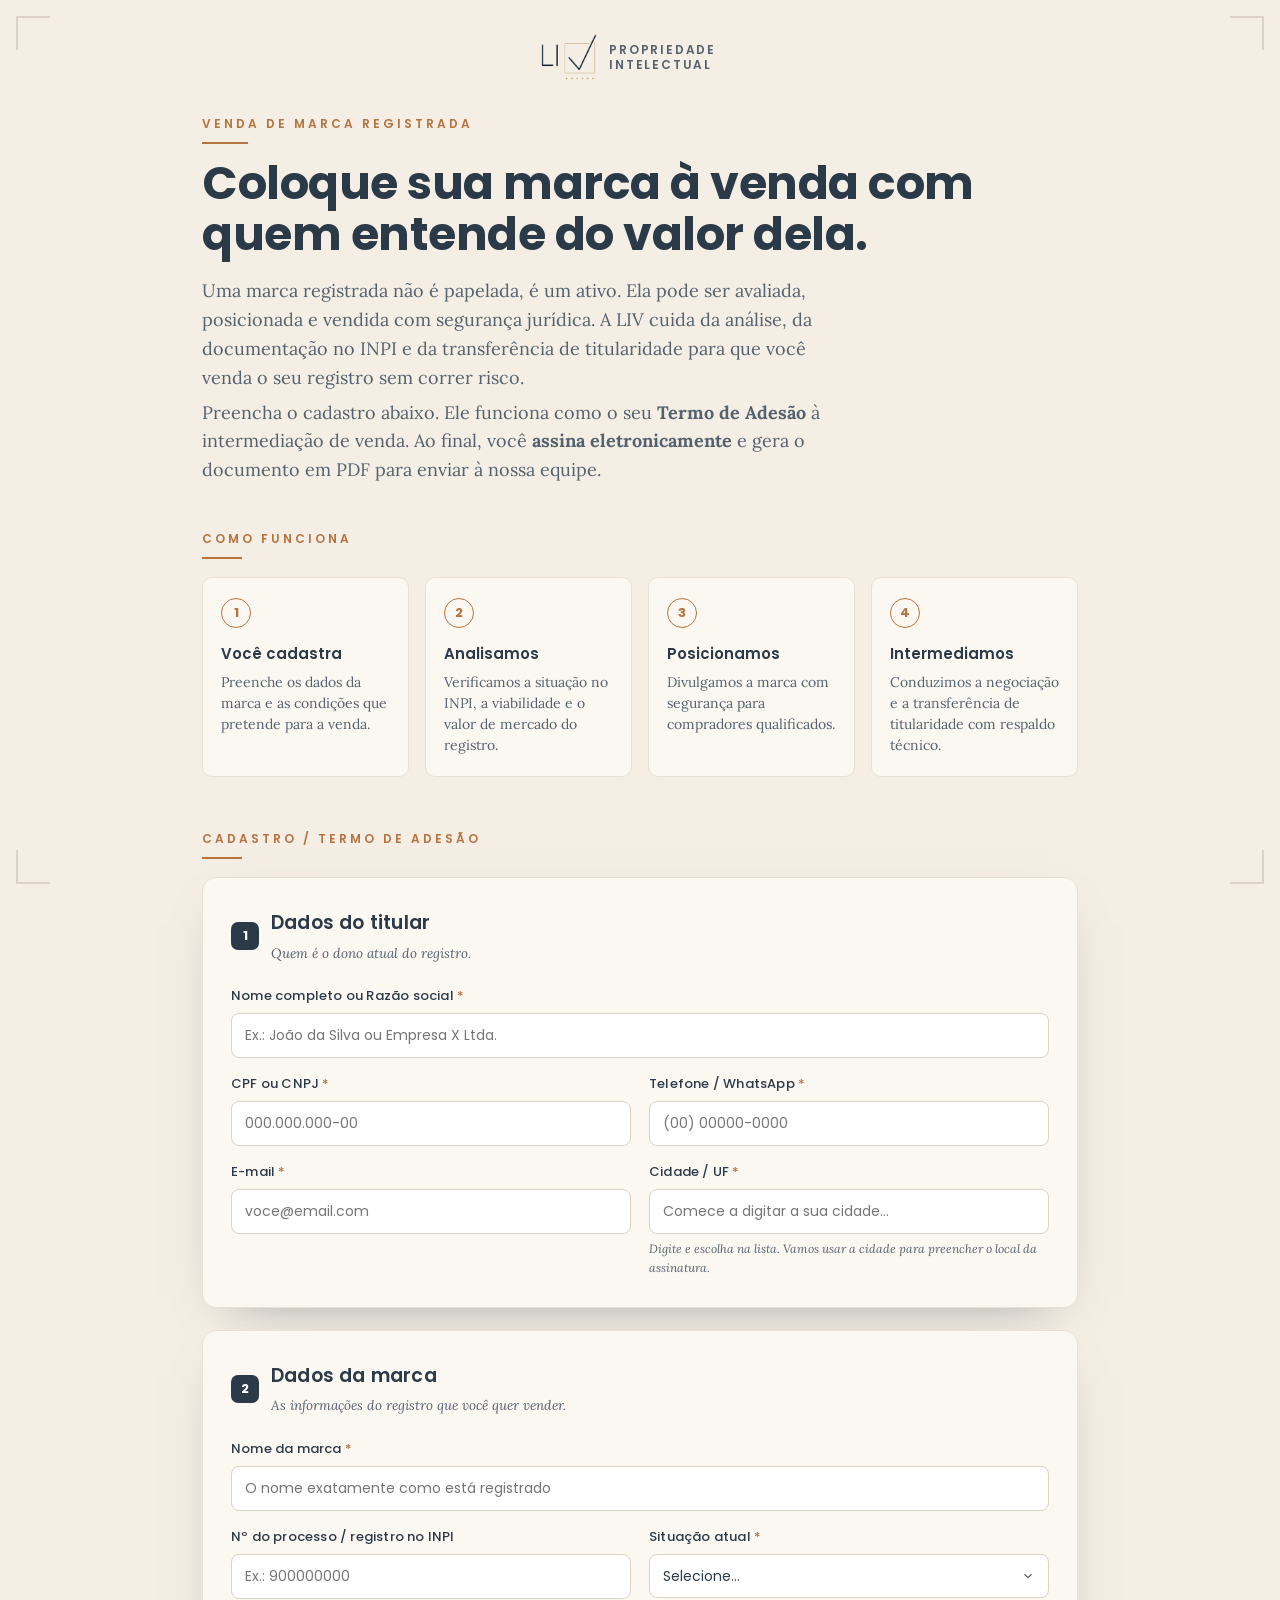
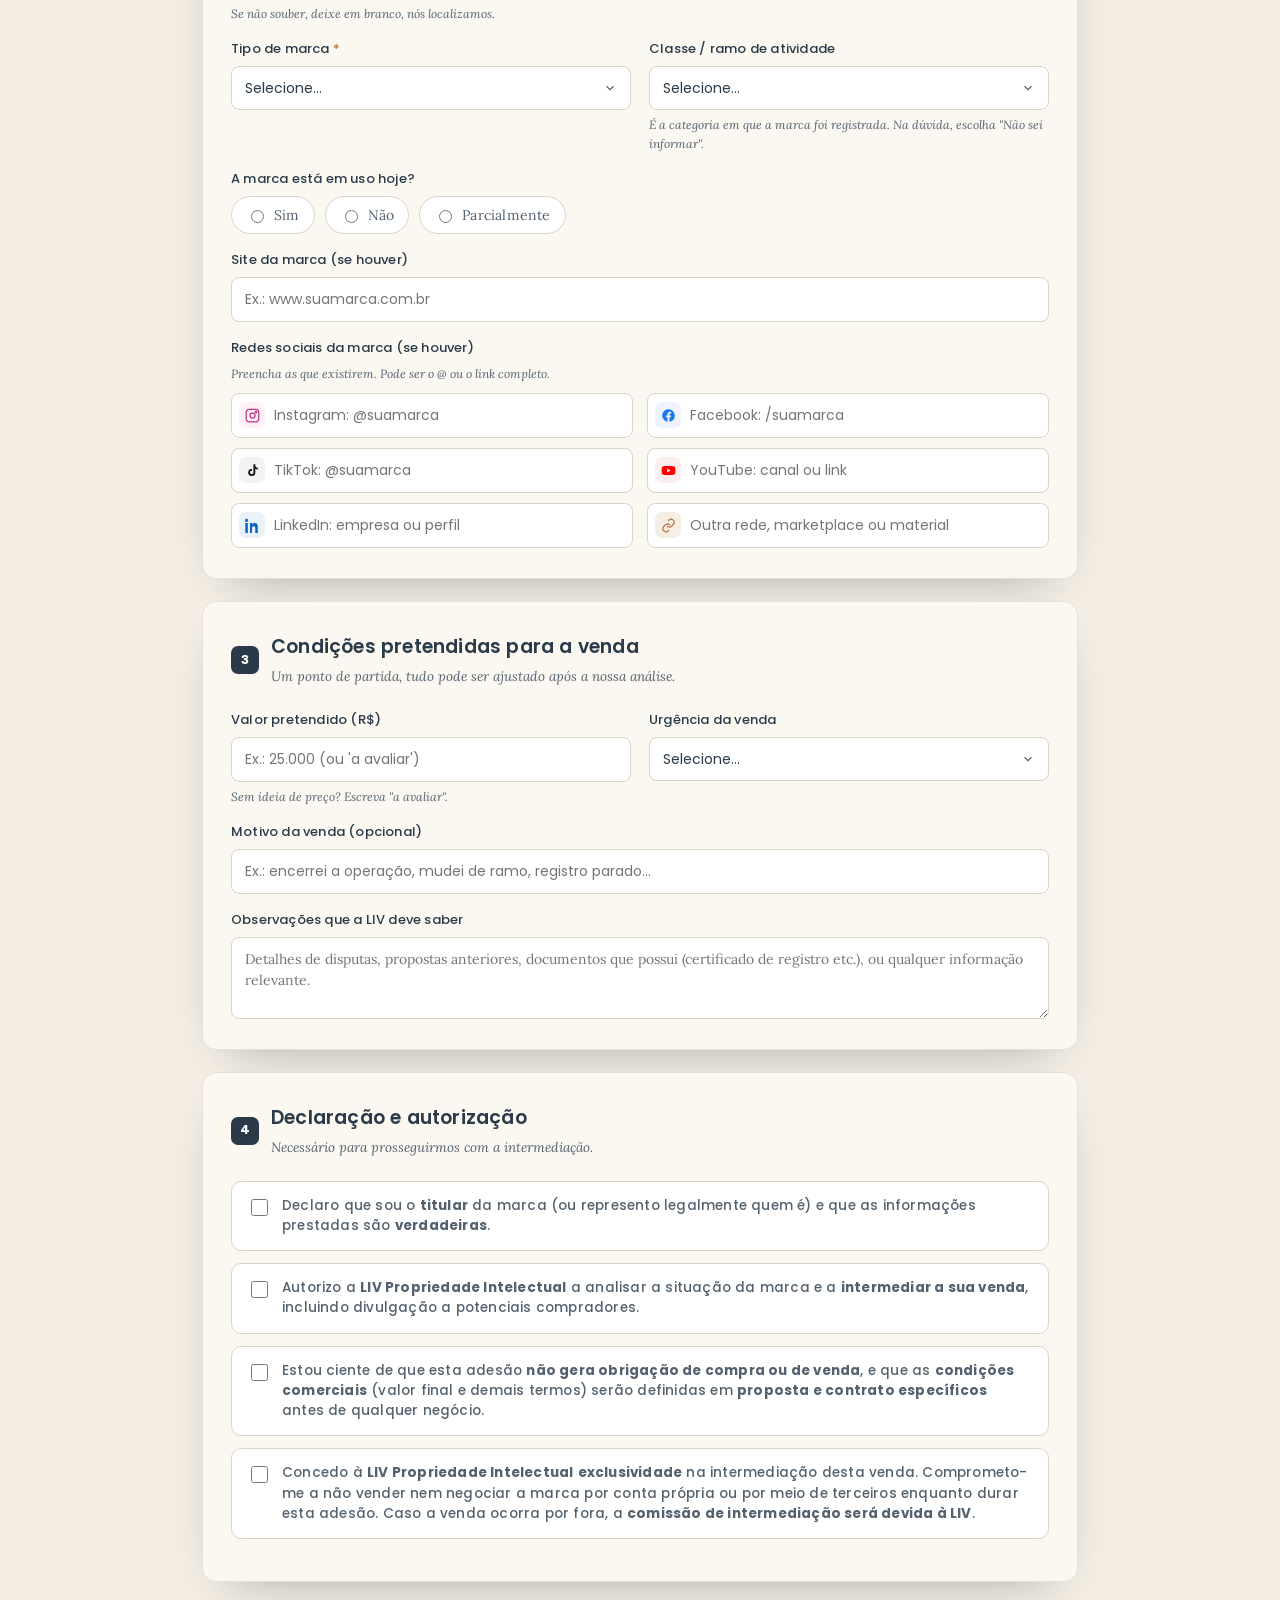
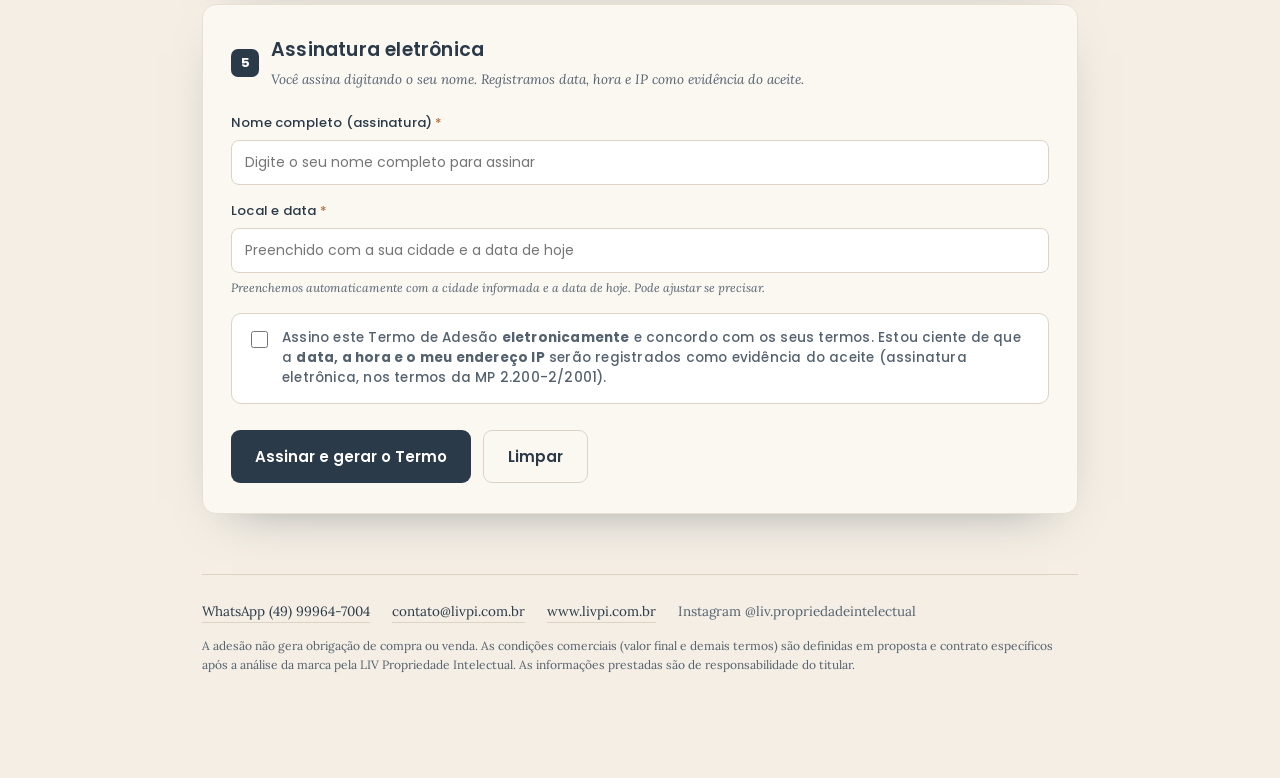
<file: adesao.html>
<!DOCTYPE html>
<html lang="pt-BR">
<head>
<meta charset="UTF-8">
<meta name="viewport" content="width=device-width, initial-scale=1.0">
<!-- Google Tag Manager -->
<script>(function(w,d,s,l,i){w[l]=w[l]||[];w[l].push({'gtm.start':
new Date().getTime(),event:'gtm.js'});var f=d.getElementsByTagName(s)[0],
j=d.createElement(s),dl=l!='dataLayer'?'&l='+l:'';j.async=true;j.src=
'https://www.googletagmanager.com/gtm.js?id='+i+dl;f.parentNode.insertBefore(j,f);
})(window,document,'script','dataLayer','GTM-K8L9QW54');</script>
<!-- End Google Tag Manager -->
<title>LIV Propriedade Intelectual · Adesão para Venda de Marca Registrada</title>
<link rel="preconnect" href="https://fonts.googleapis.com">
<link rel="preconnect" href="https://fonts.gstatic.com" crossorigin>
<link href="https://fonts.googleapis.com/css2?family=Poppins:wght@400;500;600;700&family=Lora:ital,wght@0,400;0,500;0,600;1,400&display=swap" rel="stylesheet">
<style>
  /* ============================================================
     LIV · CONFIGURAÇÃO RÁPIDA (edite os dados de contato aqui)
     Os valores reais ficam no bloco <script> no fim do arquivo,
     na constante LIV = { ... }. Procure por "EDITE AQUI".
     ============================================================ */
  :root{
    --cream:#F4EEE4;
    --cream-2:#FBF8F2;
    --ink:#2B3A48;
    --ink-2:#54626F;
    --terra:#B5733F;
    --terra-soft:#c98f5f;
    --line:#DCD3C4;
    --line-2:#e8e0d2;
    --ok:#3f7d5c;
    --err:#b4483f;
    --radius:10px;
    --shadow:0 18px 50px -30px rgba(43,58,72,.55);
  }
  *{box-sizing:border-box;}
  html{scroll-behavior:smooth;}
  body{
    margin:0;
    background:var(--cream);
    color:var(--ink);
    font-family:'Lora',Georgia,serif;
    line-height:1.6;
    -webkit-font-smoothing:antialiased;
  }
  .wrap{max-width:920px;margin:0 auto;padding:34px 22px 90px;position:relative;}

  /* Corner brackets (elemento da marca) */
  .frame{position:fixed;inset:16px;pointer-events:none;z-index:0;}
  .frame span{position:absolute;width:34px;height:34px;border-color:var(--line);border-style:solid;border-width:0;}
  .frame .tl{top:0;left:0;border-top-width:2px;border-left-width:2px;}
  .frame .tr{top:0;right:0;border-top-width:2px;border-right-width:2px;}
  .frame .bl{bottom:0;left:0;border-bottom-width:2px;border-left-width:2px;}
  .frame .br{bottom:0;right:0;border-bottom-width:2px;border-right-width:2px;}
  @media (max-width:620px){.frame{display:none;}}

  .content{position:relative;z-index:1;}

  /* Logo (marca oficial da LIV) */
  .brandbar{display:flex;justify-content:center;margin-bottom:30px;}
  .logo{display:flex;align-items:center;gap:12px;text-decoration:none;}
  .liv-mark{height:46px;width:auto;flex-shrink:0;display:block;}
  .logo-txt{font-family:'Poppins',sans-serif;line-height:1.25;font-size:12px;font-weight:600;letter-spacing:.15em;text-transform:uppercase;color:var(--ink-2);max-width:130px;}

  /* Kicker label da marca */
  .kicker{font-family:'Poppins',sans-serif;font-weight:600;font-size:12px;letter-spacing:3px;text-transform:uppercase;color:var(--terra);display:inline-block;margin-bottom:14px;}
  .kicker::after{content:"";display:block;width:46px;height:2px;background:var(--terra);margin-top:9px;}

  h1{font-family:'Poppins',sans-serif;font-weight:700;font-size:clamp(30px,5.4vw,46px);line-height:1.1;letter-spacing:-.5px;margin:0 0 18px;color:var(--ink);}
  h2{font-family:'Poppins',sans-serif;font-weight:600;font-size:19px;letter-spacing:.2px;margin:0 0 4px;color:var(--ink);}
  .lead{font-size:18px;color:var(--ink-2);max-width:640px;margin:0 0 6px;}
  p{margin:0 0 14px;}

  .hero{margin-bottom:44px;}

  /* Como funciona */
  .section-label{font-family:'Poppins',sans-serif;font-weight:600;font-size:12px;letter-spacing:3px;text-transform:uppercase;color:var(--terra);margin:0 0 18px;}
  .section-label::after{content:"";display:block;width:40px;height:2px;background:var(--terra);margin-top:9px;}
  .steps{display:grid;grid-template-columns:repeat(4,1fr);gap:16px;margin-bottom:52px;}
  @media (max-width:720px){.steps{grid-template-columns:1fr 1fr;}}
  @media (max-width:430px){.steps{grid-template-columns:1fr;}}
  .step{background:var(--cream-2);border:1px solid var(--line-2);border-radius:var(--radius);padding:20px 18px;}
  .step .n{font-family:'Poppins',sans-serif;font-weight:700;font-size:13px;color:var(--terra);border:1.5px solid var(--terra);width:30px;height:30px;border-radius:50%;display:flex;align-items:center;justify-content:center;margin-bottom:14px;}
  .step h3{font-family:'Poppins',sans-serif;font-weight:600;font-size:15px;margin:0 0 6px;color:var(--ink);}
  .step p{font-size:14px;color:var(--ink-2);margin:0;line-height:1.5;}

  /* Form */
  form{margin-top:6px;}
  .card{background:var(--cream-2);border:1px solid var(--line-2);border-radius:14px;padding:30px 28px;margin-bottom:22px;box-shadow:var(--shadow);}
  @media (max-width:520px){.card{padding:24px 18px;}}
  .card > .head{display:flex;align-items:center;gap:12px;margin-bottom:22px;}
  .card > .head .num{font-family:'Poppins',sans-serif;font-weight:700;font-size:13px;color:#fff;background:var(--ink);width:28px;height:28px;border-radius:7px;display:flex;align-items:center;justify-content:center;flex:0 0 auto;}
  .card > .head .sub{font-size:13.5px;color:var(--ink-2);font-style:italic;margin:0;}
  .grid{display:grid;grid-template-columns:1fr 1fr;gap:16px 18px;}
  @media (max-width:560px){.grid{grid-template-columns:1fr;}}
  .field{display:flex;flex-direction:column;gap:6px;}
  .field.full{grid-column:1 / -1;}
  label{font-family:'Poppins',sans-serif;font-weight:500;font-size:13px;color:var(--ink);letter-spacing:.2px;}
  label .req{color:var(--terra);}
  .hint{font-size:12px;color:var(--ink-2);font-style:italic;margin-top:-1px;}
  input[type=text],input[type=email],input[type=tel],input[type=number],input[type=date],select,textarea{
    font-family:'Poppins',sans-serif;font-size:14px;color:var(--ink);
    background:#fff;border:1px solid var(--line);border-radius:8px;padding:11px 13px;width:100%;
    transition:border-color .15s, box-shadow .15s;
  }
  textarea{font-family:'Lora',serif;min-height:82px;resize:vertical;line-height:1.5;}
  input:focus,select:focus,textarea:focus{outline:none;border-color:var(--terra);box-shadow:0 0 0 3px rgba(181,115,63,.15);}
  input.invalid,select.invalid,textarea.invalid{border-color:var(--err);box-shadow:0 0 0 3px rgba(180,72,63,.12);}
  select{appearance:none;background-image:url("data:image/svg+xml;utf8,<svg xmlns='http://www.w3.org/2000/svg' width='14' height='14' viewBox='0 0 24 24' fill='none' stroke='%2354626F' stroke-width='2'><path d='M6 9l6 6 6-6'/></svg>");background-repeat:no-repeat;background-position:right 13px center;padding-right:36px;}
  .radios{display:flex;flex-wrap:wrap;gap:10px;}
  .radios label{display:flex;align-items:center;gap:7px;font-weight:400;font-family:'Lora',serif;font-size:14px;color:var(--ink-2);background:#fff;border:1px solid var(--line);border-radius:20px;padding:7px 14px;cursor:pointer;}
  .radios input{accent-color:var(--terra);}
  .checkbox{display:flex;align-items:flex-start;gap:11px;background:#fff;border:1px solid var(--line);border-radius:10px;padding:14px 15px;margin-bottom:12px;cursor:pointer;}
  .checkbox input{margin-top:3px;accent-color:var(--terra);width:17px;height:17px;flex:0 0 auto;}
  .checkbox span{font-size:13.5px;color:var(--ink-2);line-height:1.5;}
  .checkbox.invalid{border-color:var(--err);box-shadow:0 0 0 3px rgba(180,72,63,.10);}

  /* redes sociais da marca */
  .redes{display:grid;grid-template-columns:1fr 1fr;gap:10px 14px;margin-top:4px;}
  @media (max-width:560px){.redes{grid-template-columns:1fr;}}
  .rede{position:relative;display:flex;align-items:center;}
  .rede .ri{position:absolute;left:8px;width:26px;height:26px;border-radius:7px;display:flex;align-items:center;justify-content:center;pointer-events:none;}
  .rede input{padding-left:42px;}

  /* autocomplete de cidades */
  .autocomp{position:relative;}
  .sug{position:absolute;top:calc(100% - 2px);left:0;right:0;background:#fff;border:1px solid var(--line);border-radius:0 0 10px 10px;box-shadow:0 18px 34px -18px rgba(43,58,72,.35);max-height:225px;overflow:auto;z-index:30;display:none;}
  .sug.open{display:block;}
  .sug div{padding:10px 14px;font-size:14px;font-family:'Poppins',sans-serif;color:var(--ink);cursor:pointer;border-bottom:1px solid var(--line-2);}
  .sug div:last-child{border-bottom:none;}
  .sug div:hover,.sug div.sel{background:var(--cream);}
  .sug div b{color:var(--terra);font-weight:600;}
  .sug .nada{color:var(--ink-2);font-style:italic;cursor:default;}

  .actions{display:flex;flex-wrap:wrap;gap:12px;margin-top:26px;}
  button{font-family:'Poppins',sans-serif;font-weight:600;font-size:15px;border:none;border-radius:9px;padding:14px 24px;cursor:pointer;transition:transform .06s, background .2s, opacity .2s;}
  button:active{transform:translateY(1px);}
  .btn-primary{background:var(--ink);color:#fff;}
  .btn-primary:hover{background:#1f2c38;}
  .btn-ghost{background:transparent;color:var(--ink);border:1.5px solid var(--line);}
  .btn-ghost:hover{border-color:var(--ink);}
  .btn-terra{background:var(--terra);color:#fff;}
  .btn-terra:hover{background:#a4652f;}

  .form-error{display:none;background:rgba(180,72,63,.08);border:1px solid rgba(180,72,63,.35);color:#8f342c;font-family:'Poppins',sans-serif;font-size:13.5px;border-radius:9px;padding:12px 15px;margin-top:18px;}
  .form-error.show{display:block;}

  /* Resumo gerado */
  .result{display:none;margin-top:34px;}
  .result.show{display:block;}
  .doc{background:#fff;border:1px solid var(--line);border-radius:12px;padding:38px 40px;box-shadow:var(--shadow);}
  @media (max-width:520px){.doc{padding:26px 20px;}}
  .doc .doc-head{display:flex;justify-content:space-between;align-items:flex-start;border-bottom:2px solid var(--ink);padding-bottom:16px;margin-bottom:22px;gap:14px;flex-wrap:wrap;}
  .doc .doc-head .t{font-family:'Poppins',sans-serif;font-weight:700;font-size:17px;color:var(--ink);letter-spacing:.2px;margin:0;}
  .doc .doc-head .meta{font-family:'Poppins',sans-serif;font-size:11.5px;color:var(--ink-2);text-align:right;}
  .doc-sec{margin-bottom:20px;}
  .doc-sec h4{font-family:'Poppins',sans-serif;font-weight:600;font-size:12px;letter-spacing:2px;text-transform:uppercase;color:var(--terra);margin:0 0 10px;border-bottom:1px solid var(--line-2);padding-bottom:6px;}
  .doc-row{display:grid;grid-template-columns:210px 1fr;gap:4px 16px;font-size:14px;padding:4px 0;}
  @media (max-width:520px){.doc-row{grid-template-columns:1fr;gap:0;padding:6px 0;}}
  .doc-row .k{font-family:'Poppins',sans-serif;font-weight:500;font-size:12.5px;color:var(--ink-2);}
  .doc-row .v{color:var(--ink);}
  .doc-declar{font-size:13px;color:var(--ink-2);background:var(--cream);border:1px solid var(--line-2);border-radius:8px;padding:14px 16px;line-height:1.55;font-style:italic;}
  .doc-auth{margin-top:8px;background:var(--cream);border:1px solid var(--line-2);border-radius:8px;padding:16px 18px;}
  .doc-auth .a-row{display:grid;grid-template-columns:180px 1fr;gap:2px 14px;font-size:13px;padding:3px 0;}
  @media (max-width:520px){.doc-auth .a-row{grid-template-columns:1fr;}}
  .doc-auth .a-row .k{font-family:'Poppins',sans-serif;font-weight:500;font-size:12px;color:var(--ink-2);}
  .doc-auth .a-row .v{color:var(--ink);word-break:break-word;}
  .doc-auth .a-code{font-family:'Poppins',sans-serif;font-weight:600;color:var(--terra);letter-spacing:.5px;}
  .doc-auth .a-note{font-size:11.5px;color:var(--ink-2);font-style:italic;margin-top:10px;line-height:1.5;}
  .doc-sign{margin-top:28px;display:grid;grid-template-columns:1fr 1fr;gap:30px;}
  @media (max-width:520px){.doc-sign{grid-template-columns:1fr;gap:36px;}}
  .doc-sign .line{border-top:1px solid var(--ink);padding-top:6px;font-family:'Poppins',sans-serif;font-size:12px;color:var(--ink-2);text-align:center;}

  .result .after{margin-top:22px;}
  .result .after p{font-size:14.5px;color:var(--ink-2);}
  .copybox{display:none;}

  footer{margin-top:60px;border-top:1px solid var(--line);padding-top:26px;font-size:13.5px;color:var(--ink-2);}
  footer .fc{display:flex;flex-wrap:wrap;gap:6px 22px;margin-bottom:14px;}
  footer .fc a{color:var(--ink);text-decoration:none;border-bottom:1px solid var(--line);}
  footer .fc a:hover{border-color:var(--terra);color:var(--terra);}
  footer .fine{font-size:12px;line-height:1.55;}

  .toast{position:fixed;left:50%;bottom:28px;transform:translateX(-50%) translateY(20px);background:var(--ink);color:#fff;font-family:'Poppins',sans-serif;font-size:14px;padding:12px 22px;border-radius:30px;opacity:0;pointer-events:none;transition:opacity .25s, transform .25s;z-index:50;box-shadow:0 12px 30px -12px rgba(0,0,0,.5);}
  .toast.show{opacity:1;transform:translateX(-50%) translateY(0);}

  /* Impressão: mostra apenas o documento gerado, compactado p/ caber em 1 página A4 */
  @media print{
    @page{margin:8mm 12mm;}
    body{background:#fff;}
    .frame,.brandbar,.hero,.steps,.section-label,form,footer,.actions,.result .after,.result .print-hide,.toast{display:none !important;}
    .wrap{padding:0;max-width:none;}
    .result{display:block !important;margin:0;}
    .doc{border:none;box-shadow:none;padding:0;}
    .doc .doc-head{border-bottom:2px solid #000;padding-bottom:8px;margin-bottom:10px;}
    .doc .doc-head .t{font-size:14px;}
    .doc .doc-head .meta{font-size:10px;}
    .doc-sec{margin-bottom:8px;}
    .doc-sec h4{font-size:9.5px;margin:0 0 4px;padding-bottom:3px;letter-spacing:1.5px;}
    .doc-row{grid-template-columns:165px 1fr;gap:2px 12px;padding:1.5px 0;font-size:11px;}
    .doc-row .k{font-size:10px;}
    .doc-declar{font-size:9.5px;padding:7px 10px;line-height:1.4;}
    .doc-auth{padding:7px 11px;margin-top:4px;}
    .doc-auth .a-row{grid-template-columns:150px 1fr;gap:1px 12px;font-size:10px;padding:1.5px 0;}
    .doc-auth .a-row .k{font-size:9.5px;}
    .doc-auth .a-code{letter-spacing:.4px;}
    .doc-auth .a-note{font-size:8.5px;margin-top:5px;line-height:1.35;}
    .doc-sign{margin-top:14px;gap:22px;}
    .doc-sign .line{font-size:10px;padding-top:4px;}
  }
</style>
</head>
<body>
<!-- Google Tag Manager (noscript) -->
<noscript><iframe src="https://www.googletagmanager.com/ns.html?id=GTM-K8L9QW54"
height="0" width="0" style="display:none;visibility:hidden"></iframe></noscript>
<!-- End Google Tag Manager (noscript) -->

<div class="frame"><span class="tl"></span><span class="tr"></span><span class="bl"></span><span class="br"></span></div>

<div class="wrap"><div class="content">

  <!-- LOGO (marca oficial) -->
  <div class="brandbar">
    <a href="index.html" class="logo" aria-label="LIV Propriedade Intelectual">
      <img class="liv-mark" src="liv_mark_dark.png" alt="LIV Propriedade Intelectual">
      <span class="logo-txt">Propriedade Intelectual</span>
    </a>
  </div>

  <!-- HERO -->
  <section class="hero">
    <span class="kicker">Venda de Marca Registrada</span>
    <h1>Coloque sua marca à venda com quem entende do valor dela.</h1>
    <p class="lead">Uma marca registrada não é papelada, é um ativo. Ela pode ser avaliada, posicionada e vendida com segurança jurídica. A LIV cuida da análise, da documentação no INPI e da transferência de titularidade para que você venda o seu registro sem correr risco.</p>
    <p class="lead">Preencha o cadastro abaixo. Ele funciona como o seu <strong>Termo de Adesão</strong> à intermediação de venda. Ao final, você <strong>assina eletronicamente</strong> e gera o documento em PDF para enviar à nossa equipe.</p>
  </section>

  <!-- COMO FUNCIONA -->
  <p class="section-label">Como funciona</p>
  <div class="steps">
    <div class="step"><div class="n">1</div><h3>Você cadastra</h3><p>Preenche os dados da marca e as condições que pretende para a venda.</p></div>
    <div class="step"><div class="n">2</div><h3>Analisamos</h3><p>Verificamos a situação no INPI, a viabilidade e o valor de mercado do registro.</p></div>
    <div class="step"><div class="n">3</div><h3>Posicionamos</h3><p>Divulgamos a marca com segurança para compradores qualificados.</p></div>
    <div class="step"><div class="n">4</div><h3>Intermediamos</h3><p>Conduzimos a negociação e a transferência de titularidade com respaldo técnico.</p></div>
  </div>

  <!-- FORM -->
  <p class="section-label">Cadastro / Termo de Adesão</p>
  <form id="form" novalidate>

    <!-- Bloco 1 -->
    <div class="card">
      <div class="head"><span class="num">1</span><div><h2>Dados do titular</h2><p class="sub">Quem é o dono atual do registro.</p></div></div>
      <div class="grid">
        <div class="field full">
          <label>Nome completo ou Razão social <span class="req">*</span></label>
          <input type="text" name="titular_nome" data-req placeholder="Ex.: João da Silva ou Empresa X Ltda.">
        </div>
        <div class="field">
          <label>CPF ou CNPJ <span class="req">*</span></label>
          <input type="text" name="titular_doc" data-req placeholder="000.000.000-00">
        </div>
        <div class="field">
          <label>Telefone / WhatsApp <span class="req">*</span></label>
          <input type="tel" name="titular_tel" data-req placeholder="(00) 00000-0000">
        </div>
        <div class="field">
          <label>E-mail <span class="req">*</span></label>
          <input type="email" name="titular_email" data-req placeholder="voce@email.com">
        </div>
        <div class="field autocomp">
          <label>Cidade / UF <span class="req">*</span></label>
          <input type="text" name="titular_cidade" id="cidadeBusca" data-req placeholder="Comece a digitar a sua cidade…" autocomplete="off">
          <span class="hint">Digite e escolha na lista. Vamos usar a cidade para preencher o local da assinatura.</span>
          <div class="sug" id="cidadeSug"></div>
        </div>
      </div>
    </div>

    <!-- Bloco 2 -->
    <div class="card">
      <div class="head"><span class="num">2</span><div><h2>Dados da marca</h2><p class="sub">As informações do registro que você quer vender.</p></div></div>
      <div class="grid">
        <div class="field full">
          <label>Nome da marca <span class="req">*</span></label>
          <input type="text" name="marca_nome" data-req placeholder="O nome exatamente como está registrado">
        </div>
        <div class="field">
          <label>Nº do processo / registro no INPI</label>
          <input type="text" name="marca_processo" placeholder="Ex.: 900000000">
          <span class="hint">Se não souber, deixe em branco, nós localizamos.</span>
        </div>
        <div class="field">
          <label>Situação atual <span class="req">*</span></label>
          <select name="marca_situacao" data-req>
            <option value="">Selecione…</option>
            <option>Registrada (concedida)</option>
            <option>Em processo (pedido depositado)</option>
            <option>Registrada, mas sem uso</option>
            <option>Não tenho certeza</option>
          </select>
        </div>
        <div class="field">
          <label>Tipo de marca <span class="req">*</span></label>
          <select name="marca_tipo" data-req>
            <option value="">Selecione…</option>
            <option>Nominativa (apenas o nome)</option>
            <option>Mista (nome + logo)</option>
            <option>Figurativa (apenas símbolo)</option>
            <option>Tridimensional</option>
            <option>Não sei</option>
          </select>
        </div>
        <div class="field">
          <label>Classe / ramo de atividade</label>
          <select name="marca_classe">
            <option value="">Selecione…</option>
            <option value="Não sei informar">Não sei informar (localizamos pelo processo)</option>
            <optgroup label="Serviços">
              <option value="35 — Publicidade e gestão">35 — Publicidade, marketing, comércio e gestão</option>
              <option value="36 — Finanças e seguros">36 — Finanças, seguros e imóveis</option>
              <option value="37 — Construção e reparação">37 — Construção, reforma e manutenção</option>
              <option value="38 — Telecomunicações">38 — Telecomunicações</option>
              <option value="39 — Transporte e logística">39 — Transporte, logística e viagens</option>
              <option value="40 — Tratamento de materiais">40 — Tratamento de materiais</option>
              <option value="41 — Educação e entretenimento">41 — Educação, cursos, eventos e entretenimento</option>
              <option value="42 — Tecnologia e TI">42 — Tecnologia, software e TI</option>
              <option value="43 — Alimentação e hospedagem">43 — Restaurantes, bares, cafés e hotéis</option>
              <option value="44 — Saúde e beleza">44 — Saúde, estética e beleza</option>
              <option value="45 — Jurídico e segurança">45 — Jurídico, segurança e serviços pessoais</option>
            </optgroup>
            <optgroup label="Produtos">
              <option value="25 — Vestuário e calçados">25 — Roupas, calçados e chapelaria</option>
              <option value="3 — Cosméticos e higiene">3 — Cosméticos, perfumaria e higiene</option>
              <option value="5 — Produtos farmacêuticos">5 — Farmacêuticos e suplementos</option>
              <option value="9 — Eletrônicos e software">9 — Eletrônicos, aplicativos e óculos</option>
              <option value="14 — Joias e relógios">14 — Joias, bijuterias e relógios</option>
              <option value="16 — Papelaria e impressos">16 — Papelaria, livros e impressos</option>
              <option value="18 — Couro e bolsas">18 — Bolsas, malas e couro</option>
              <option value="20 — Móveis">20 — Móveis e decoração</option>
              <option value="21 — Utensílios domésticos">21 — Utensílios domésticos</option>
              <option value="24 — Tecidos e cama">24 — Tecidos, cama, mesa e banho</option>
              <option value="28 — Jogos, brinquedos e esporte">28 — Brinquedos, jogos e artigos esportivos</option>
              <option value="29 — Carnes e alimentos">29 — Carnes, laticínios e congelados</option>
              <option value="30 — Café, massas e panificação">30 — Café, doces, massas e panificação</option>
              <option value="31 — Agrícolas e animais">31 — Agrícolas, plantas e pet</option>
              <option value="32 — Bebidas não alcoólicas">32 — Águas, sucos e refrigerantes</option>
              <option value="33 — Bebidas alcoólicas">33 — Bebidas alcoólicas</option>
              <option value="1 — Produtos químicos">1 — Produtos químicos</option>
              <option value="2 — Tintas e vernizes">2 — Tintas e vernizes</option>
              <option value="4 — Óleos e combustíveis">4 — Óleos e combustíveis</option>
              <option value="6 — Metais comuns">6 — Metais comuns</option>
              <option value="7 — Máquinas">7 — Máquinas e equipamentos</option>
              <option value="8 — Ferramentas manuais">8 — Ferramentas manuais</option>
              <option value="10 — Aparelhos médicos">10 — Aparelhos médicos</option>
              <option value="11 — Iluminação e aquecimento">11 — Iluminação, aquecimento e refrigeração</option>
              <option value="12 — Veículos">12 — Veículos e peças</option>
              <option value="13 — Armas e fogos">13 — Armas e fogos de artifício</option>
              <option value="15 — Instrumentos musicais">15 — Instrumentos musicais</option>
              <option value="17 — Borracha e plásticos">17 — Borracha e plásticos</option>
              <option value="19 — Construção (não metálica)">19 — Materiais de construção</option>
              <option value="22 — Cordas e tecidos brutos">22 — Cordas e tecidos brutos</option>
              <option value="23 — Fios têxteis">23 — Fios têxteis</option>
              <option value="26 — Armarinho e bordados">26 — Armarinho e bordados</option>
              <option value="27 — Tapetes e revestimentos">27 — Tapetes e revestimentos</option>
              <option value="34 — Tabaco">34 — Tabaco</option>
            </optgroup>
          </select>
          <span class="hint">É a categoria em que a marca foi registrada. Na dúvida, escolha "Não sei informar".</span>
        </div>
        <div class="field full">
          <label>A marca está em uso hoje?</label>
          <div class="radios">
            <label><input type="radio" name="marca_uso" value="Sim, está em uso"> Sim</label>
            <label><input type="radio" name="marca_uso" value="Não, está sem uso"> Não</label>
            <label><input type="radio" name="marca_uso" value="Parcialmente / esporádico"> Parcialmente</label>
          </div>
        </div>
        <div class="field full">
          <label>Site da marca (se houver)</label>
          <input type="text" name="marca_site" placeholder="Ex.: www.suamarca.com.br">
        </div>

        <div class="field full">
          <label>Redes sociais da marca (se houver)</label>
          <span class="hint">Preencha as que existirem. Pode ser o @ ou o link completo.</span>
          <div class="redes">
            <div class="rede">
              <span class="ri" style="background:#fdf0f6;color:#c13584" aria-hidden="true"><svg width="15" height="15" viewBox="0 0 24 24" fill="none" stroke="currentColor" stroke-width="2"><rect x="2" y="2" width="20" height="20" rx="5"/><circle cx="12" cy="12" r="4"/><circle cx="17.5" cy="6.5" r="1.2" fill="currentColor"/></svg></span>
              <input type="text" name="marca_instagram" placeholder="Instagram: @suamarca">
            </div>
            <div class="rede">
              <span class="ri" style="background:#eef3fd;color:#1877f2" aria-hidden="true"><svg width="15" height="15" viewBox="0 0 24 24" fill="currentColor"><path d="M22 12a10 10 0 1 0-11.6 9.9v-7H7.9V12h2.5V9.8c0-2.5 1.5-3.9 3.8-3.9 1.1 0 2.2.2 2.2.2v2.5h-1.3c-1.2 0-1.6.8-1.6 1.6V12h2.8l-.4 2.9h-2.4v7A10 10 0 0 0 22 12z"/></svg></span>
              <input type="text" name="marca_facebook" placeholder="Facebook: /suamarca">
            </div>
            <div class="rede">
              <span class="ri" style="background:#f2f2f4;color:#111" aria-hidden="true"><svg width="15" height="15" viewBox="0 0 24 24" fill="currentColor"><path d="M16.5 2h-3v13.2a2.7 2.7 0 1 1-2.2-2.7v-3a5.7 5.7 0 1 0 5.2 5.7V9.3a6.6 6.6 0 0 0 3.9 1.3v-3a3.7 3.7 0 0 1-3.9-3.6V2z"/></svg></span>
              <input type="text" name="marca_tiktok" placeholder="TikTok: @suamarca">
            </div>
            <div class="rede">
              <span class="ri" style="background:#fdeeee;color:#ff0000" aria-hidden="true"><svg width="15" height="15" viewBox="0 0 24 24" fill="currentColor"><path d="M22.5 7.2a2.7 2.7 0 0 0-1.9-1.9C18.9 4.8 12 4.8 12 4.8s-6.9 0-8.6.5A2.7 2.7 0 0 0 1.5 7.2 28 28 0 0 0 1 12a28 28 0 0 0 .5 4.8 2.7 2.7 0 0 0 1.9 1.9c1.7.5 8.6.5 8.6.5s6.9 0 8.6-.5a2.7 2.7 0 0 0 1.9-1.9A28 28 0 0 0 23 12a28 28 0 0 0-.5-4.8zM9.8 15.3V8.7l5.7 3.3z"/></svg></span>
              <input type="text" name="marca_youtube" placeholder="YouTube: canal ou link">
            </div>
            <div class="rede">
              <span class="ri" style="background:#eaf1f8;color:#0a66c2" aria-hidden="true"><svg width="15" height="15" viewBox="0 0 24 24" fill="currentColor"><path d="M4.98 3.5A2.5 2.5 0 1 1 0 3.5a2.5 2.5 0 0 1 4.98 0zM.5 8h4V24h-4zM8 8h3.8v2.2h.05c.53-1 1.83-2.2 3.77-2.2 4.03 0 4.78 2.65 4.78 6.1V24h-4v-7.1c0-1.7-.03-3.9-2.38-3.9-2.38 0-2.75 1.86-2.75 3.78V24H8z"/></svg></span>
              <input type="text" name="marca_linkedin" placeholder="LinkedIn: empresa ou perfil">
            </div>
            <div class="rede">
              <span class="ri" style="background:var(--cream);color:var(--terra)" aria-hidden="true"><svg width="15" height="15" viewBox="0 0 24 24" fill="none" stroke="currentColor" stroke-width="2" stroke-linecap="round"><path d="M10 13a5 5 0 0 0 7 0l3-3a5 5 0 0 0-7-7l-1 1"/><path d="M14 11a5 5 0 0 0-7 0l-3 3a5 5 0 0 0 7 7l1-1"/></svg></span>
              <input type="text" name="marca_outras" placeholder="Outra rede, marketplace ou material">
            </div>
          </div>
        </div>
      </div>
    </div>

    <!-- Bloco 3 -->
    <div class="card">
      <div class="head"><span class="num">3</span><div><h2>Condições pretendidas para a venda</h2><p class="sub">Um ponto de partida, tudo pode ser ajustado após a nossa análise.</p></div></div>
      <div class="grid">
        <div class="field">
          <label>Valor pretendido (R$)</label>
          <input type="text" name="venda_valor" placeholder="Ex.: 25.000 (ou 'a avaliar')">
          <span class="hint">Sem ideia de preço? Escreva "a avaliar".</span>
        </div>
        <div class="field">
          <label>Urgência da venda</label>
          <select name="venda_urgencia">
            <option value="">Selecione…</option>
            <option>Tenho pressa (o quanto antes)</option>
            <option>Prazo médio (alguns meses)</option>
            <option>Sem pressa (aguardo a melhor proposta)</option>
          </select>
        </div>
        <div class="field full">
          <label>Motivo da venda (opcional)</label>
          <input type="text" name="venda_motivo" placeholder="Ex.: encerrei a operação, mudei de ramo, registro parado…">
        </div>
        <div class="field full">
          <label>Observações que a LIV deve saber</label>
          <textarea name="venda_obs" placeholder="Detalhes de disputas, propostas anteriores, documentos que possui (certificado de registro etc.), ou qualquer informação relevante."></textarea>
        </div>
      </div>
    </div>

    <!-- Bloco 4 -->
    <div class="card">
      <div class="head"><span class="num">4</span><div><h2>Declaração e autorização</h2><p class="sub">Necessário para prosseguirmos com a intermediação.</p></div></div>

      <label class="checkbox" data-req-check>
        <input type="checkbox" name="decl_titular">
        <span>Declaro que sou o <strong>titular</strong> da marca (ou represento legalmente quem é) e que as informações prestadas são <strong>verdadeiras</strong>.</span>
      </label>

      <label class="checkbox" data-req-check>
        <input type="checkbox" name="decl_autoriza">
        <span>Autorizo a <strong>LIV Propriedade Intelectual</strong> a analisar a situação da marca e a <strong>intermediar a sua venda</strong>, incluindo divulgação a potenciais compradores.</span>
      </label>

      <label class="checkbox" data-req-check>
        <input type="checkbox" name="decl_ciencia">
        <span>Estou ciente de que esta adesão <strong>não gera obrigação de compra ou de venda</strong>, e que as <strong>condições comerciais</strong> (valor final e demais termos) serão definidas em <strong>proposta e contrato específicos</strong> antes de qualquer negócio.</span>
      </label>

      <label class="checkbox" data-req-check>
        <input type="checkbox" name="decl_exclusiv">
        <span>Concedo à <strong>LIV Propriedade Intelectual</strong> <strong>exclusividade</strong> na intermediação desta venda. Comprometo-me a não vender nem negociar a marca por conta própria ou por meio de terceiros enquanto durar esta adesão. Caso a venda ocorra por fora, a <strong>comissão de intermediação será devida à LIV</strong>.</span>
      </label>
    </div>

    <!-- Bloco 5 -->
    <div class="card">
      <div class="head"><span class="num">5</span><div><h2>Assinatura eletrônica</h2><p class="sub">Você assina digitando o seu nome. Registramos data, hora e IP como evidência do aceite.</p></div></div>
      <div class="grid">
        <div class="field full">
          <label>Nome completo (assinatura) <span class="req">*</span></label>
          <input type="text" name="sig_nome" data-req placeholder="Digite o seu nome completo para assinar">
        </div>
        <div class="field full">
          <label>Local e data <span class="req">*</span></label>
          <input type="text" name="decl_local" id="declLocal" data-req placeholder="Preenchido com a sua cidade e a data de hoje">
          <span class="hint">Preenchemos automaticamente com a cidade informada e a data de hoje. Pode ajustar se precisar.</span>
        </div>
      </div>

      <label class="checkbox" data-req-check style="margin-top:16px;">
        <input type="checkbox" name="decl_assina">
        <span>Assino este Termo de Adesão <strong>eletronicamente</strong> e concordo com os seus termos. Estou ciente de que a <strong>data, a hora e o meu endereço IP</strong> serão registrados como evidência do aceite (assinatura eletrônica, nos termos da MP 2.200-2/2001).</span>
      </label>

      <div class="actions">
        <button type="button" class="btn-primary" id="gerar">Assinar e gerar o Termo</button>
        <button type="reset" class="btn-ghost">Limpar</button>
      </div>
      <div class="form-error" id="formError">Faltou preencher alguns campos obrigatórios (marcados com <strong style="color:var(--terra)">*</strong>) e/ou as declarações. Confira os itens destacados.</div>
    </div>
  </form>

  <!-- RESULTADO -->
  <section class="result" id="result">
    <p class="section-label print-hide">Seu resumo está pronto</p>
    <div class="doc" id="doc">
      <div class="doc-head">
        <div>
          <p class="t">Termo de Adesão para Venda de Marca Registrada</p>
          <div style="font-family:'Poppins',sans-serif;font-size:11.5px;color:var(--ink-2);margin-top:3px;">LIV Propriedade Intelectual</div>
        </div>
        <div class="meta" id="docMeta"></div>
      </div>
      <div id="docBody"></div>
    </div>

    <div class="after print-hide">
      <div class="actions">
        <button type="button" class="btn-terra" id="baixarPdf">Baixar PDF</button>
        <button type="button" class="btn-ghost" id="copiar">Copiar resumo</button>
        <button type="button" class="btn-ghost" id="enviarZap">Enviar por WhatsApp</button>
        <button type="button" class="btn-ghost" id="enviarEmail">Enviar por e-mail</button>
        <button type="button" class="btn-ghost" id="editar">Voltar e editar</button>
      </div>
      <p style="margin-top:14px;">Para gerar o <strong>PDF</strong>, clique em “Baixar PDF” e, na janela de impressão, escolha <strong>“Salvar como PDF”</strong>. Depois é só nos enviar o arquivo (ou o texto copiado) por WhatsApp ou e-mail.</p>
    </div>
  </section>

  <!-- FOOTER -->
  <footer>
    <div class="fc" id="footContacts"><!-- preenchido via JS --></div>
    <p class="fine">A adesão não gera obrigação de compra ou venda. As condições comerciais (valor final e demais termos) são definidas em proposta e contrato específicos após a análise da marca pela LIV Propriedade Intelectual. As informações prestadas são de responsabilidade do titular.</p>
  </footer>

</div></div>

<div class="toast" id="toast"></div>

<script>
/* ============================================================
   EDITE AQUI: dados de contato da LIV
   ============================================================ */
const LIV = {
  nome:      "LIV Propriedade Intelectual",
  whatsapp:  "5549999647004",                     // só números, com DDI 55 + DDD
  whatsZap:  "(49) 99964-7004",                   // como aparece na tela
  email:     "contato@livpi.com.br",
  site:      "www.livpi.com.br",
  instagram: "@liv.propriedadeintelectual"
};
/* ============================================================ */

const form   = document.getElementById('form');
const result = document.getElementById('result');
const toastEl= document.getElementById('toast');

// Rótulos amigáveis para o resumo
const LABELS = {
  titular_nome:"Titular", titular_doc:"CPF/CNPJ", titular_tel:"Telefone/WhatsApp",
  titular_email:"E-mail", titular_cidade:"Cidade/UF",
  marca_nome:"Nome da marca", marca_processo:"Processo INPI", marca_situacao:"Situação",
  marca_tipo:"Tipo", marca_classe:"Classe/Ramo", marca_uso:"Marca em uso",
  marca_site:"Site", marca_instagram:"Instagram", marca_facebook:"Facebook",
  marca_tiktok:"TikTok", marca_youtube:"YouTube", marca_linkedin:"LinkedIn", marca_outras:"Outros canais",
  venda_valor:"Valor pretendido", venda_urgencia:"Urgência", venda_motivo:"Motivo da venda",
  venda_obs:"Observações", decl_local:"Local e data"
};
const GROUPS = [
  { title:"Titular", keys:["titular_nome","titular_doc","titular_tel","titular_email","titular_cidade"] },
  { title:"Marca",   keys:["marca_nome","marca_processo","marca_situacao","marca_tipo","marca_classe","marca_uso"] },
  { title:"Presença digital", keys:["marca_site","marca_instagram","marca_facebook","marca_tiktok","marca_youtube","marca_linkedin","marca_outras"] },
  { title:"Condições da venda", keys:["venda_valor","venda_urgencia","venda_motivo","venda_obs"] }
];

let SIG = null; // registro da assinatura eletrônica (preenchido ao assinar)

async function sha256Hex(str){
  try{
    if(window.crypto && crypto.subtle){
      const buf = await crypto.subtle.digest('SHA-256', new TextEncoder().encode(str));
      return { algo:'SHA-256', hex:[...new Uint8Array(buf)].map(b=>b.toString(16).padStart(2,'0')).join('') };
    }
  }catch(e){}
  // fallback não-criptográfico (FNV-1a) caso SHA-256 esteja indisponível
  let h=0x811c9dc5>>>0;
  for(let i=0;i<str.length;i++){ h^=str.charCodeAt(i); h=(h+((h<<1)+(h<<4)+(h<<7)+(h<<8)+(h<<24)))>>>0; }
  const base=('00000000'+h.toString(16)).slice(-8);
  return { algo:'checksum', hex:(base+base+base+base).slice(0,32) };
}
async function getIP(){
  try{
    const c=new AbortController(); const t=setTimeout(()=>c.abort(),6000);
    const r=await fetch('https://api.ipify.org?format=json',{cache:'no-store',signal:c.signal});
    clearTimeout(t); const j=await r.json(); return (j&&j.ip)?j.ip:'';
  }catch(e){ return ''; }
}
function stampBrasilia(d){
  const s=d.toLocaleString('pt-BR',{timeZone:'America/Sao_Paulo',day:'2-digit',month:'2-digit',year:'numeric',hour:'2-digit',minute:'2-digit',second:'2-digit'});
  return s+' (horário de Brasília)';
}

/* ===== Buscador de cidades (IBGE) + preenchimento automático de "Local e data" ===== */
let CIDADES=null,_cidReq=null,_sugIdx=-1;
const _cid=document.getElementById('cidadeBusca');
const _sug=document.getElementById('cidadeSug');
const _loc=document.getElementById('declLocal');
const semAcento=s=>String(s||'').normalize('NFD').replace(/[̀-ͯ]/g,'').toLowerCase();
function carregaCidades(){
  if(CIDADES) return Promise.resolve();
  if(_cidReq) return _cidReq;
  _cidReq=fetch('https://servicodados.ibge.gov.br/api/v1/localidades/municipios?view=nivelado')
    .then(r=>r.json())
    .then(j=>{ CIDADES=j.map(m=>({n:m['municipio-nome'],uf:m['UF-sigla']})); })
    .catch(()=>{ _cidReq=null; }); // sem internet/IBGE fora: campo segue como texto livre
  return _cidReq;
}
function fechaSug(){ if(_sug){ _sug.classList.remove('open'); _sug.innerHTML=''; } _sugIdx=-1; }
function hojeBR(){ return new Date().toLocaleDateString('pt-BR',{timeZone:'America/Sao_Paulo'}); }
function preencheLocal(){
  if(!_cid||!_loc) return;
  const c=_cid.value.trim(); if(!c) return;
  if(_loc.value.trim() && _loc.dataset.auto!=='1') return; // não sobrescreve o que o usuário digitou
  _loc.value=c.replace(/\s*\/\s*/,'/')+', '+hojeBR();
  _loc.dataset.auto='1';
  _loc.classList.remove('invalid');
}
function mostraSug(){
  if(!_sug) return;
  const q=semAcento(_cid.value.trim());
  if(!CIDADES || q.length<2){ fechaSug(); return; }
  const comeca=[],contem=[];
  for(const c of CIDADES){
    const n=semAcento(c.n);
    if(n.startsWith(q)){ comeca.push(c); if(comeca.length>=8) break; }
    else if(contem.length<8 && n.includes(q)) contem.push(c);
  }
  const lista=comeca.concat(contem).slice(0,8);
  if(!lista.length){ _sug.innerHTML='<div class="nada">Nenhuma cidade encontrada, confira a grafia.</div>'; _sug.classList.add('open'); return; }
  _sug.innerHTML=lista.map((c,i)=>'<div data-i="'+i+'">'+escapeHtml(c.n)+' <b>/ '+c.uf+'</b></div>').join('');
  _sug.classList.add('open'); _sugIdx=-1; _sug._lista=lista;
  _sug.querySelectorAll('div[data-i]').forEach((el,i)=>{
    el.addEventListener('mousedown',ev=>{ ev.preventDefault(); escolheCidade(lista[i]); });
  });
}
function escolheCidade(c){ _cid.value=c.n+' / '+c.uf; _cid.classList.remove('invalid'); fechaSug(); preencheLocal(); }
if(_cid){
  _cid.addEventListener('focus',()=>{ carregaCidades().then(()=>{ if(document.activeElement===_cid) mostraSug(); }); });
  _cid.addEventListener('input',()=>{ if(CIDADES) mostraSug(); else carregaCidades().then(mostraSug); });
  _cid.addEventListener('blur',()=>{ setTimeout(fechaSug,150); preencheLocal(); });
  _cid.addEventListener('keydown',e=>{
    const its=_sug?_sug.querySelectorAll('div[data-i]'):[];
    if(!_sug || !_sug.classList.contains('open') || !its.length) return;
    if(e.key==='ArrowDown'){ e.preventDefault(); _sugIdx=Math.min(_sugIdx+1,its.length-1); }
    else if(e.key==='ArrowUp'){ e.preventDefault(); _sugIdx=Math.max(_sugIdx-1,0); }
    else if(e.key==='Enter'){ if(_sugIdx>=0){ e.preventDefault(); escolheCidade(_sug._lista[_sugIdx]); } return; }
    else if(e.key==='Escape'){ fechaSug(); return; }
    else return;
    its.forEach((el,i)=>el.classList.toggle('sel',i===_sugIdx));
    if(its[_sugIdx]) its[_sugIdx].scrollIntoView({block:'nearest'});
  });
}
if(_loc){ _loc.addEventListener('input',()=>{ _loc.dataset.auto=''; }); }

function val(name){
  const el = form.elements[name];
  if(!el) return "";
  if(el.length && el[0] && el[0].type === "radio"){
    const c = form.querySelector(`input[name="${name}"]:checked`);
    return c ? c.value : "";
  }
  return (el.value || "").trim();
}

function clearInvalid(){
  form.querySelectorAll('.invalid').forEach(e=>e.classList.remove('invalid'));
  document.getElementById('formError').classList.remove('show');
}

function validate(){
  clearInvalid();
  let ok = true, first = null;
  form.querySelectorAll('[data-req]').forEach(el=>{
    if(!el.value.trim()){ el.classList.add('invalid'); ok=false; first=first||el; }
    if(el.type==="email" && el.value && !/^[^@\s]+@[^@\s]+\.[^@\s]+$/.test(el.value)){ el.classList.add('invalid'); ok=false; first=first||el; }
  });
  form.querySelectorAll('[data-req-check]').forEach(box=>{
    const cb = box.querySelector('input[type=checkbox]');
    if(!cb.checked){ box.classList.add('invalid'); ok=false; first=first||box; }
  });
  if(!ok){
    document.getElementById('formError').classList.add('show');
    if(first) first.scrollIntoView({behavior:'smooth', block:'center'});
  }
  return ok;
}

function buildDoc(){
  document.getElementById('docMeta').innerHTML =
    (SIG ? escapeHtml(SIG.local) : (val('decl_local') ? escapeHtml(val('decl_local')) : "Data: _____ / _____ / __________"));

  let html = "";
  GROUPS.forEach(g=>{
    const rows = g.keys.map(k=>{
      const v = val(k);
      if(!v) return "";
      return `<div class="doc-row"><span class="k">${LABELS[k]}</span><span class="v">${escapeHtml(v)}</span></div>`;
    }).join("");
    if(rows) html += `<div class="doc-sec"><h4>${g.title}</h4>${rows}</div>`;
  });

  // Declarações
  html += `<div class="doc-sec"><h4>Declaração</h4>
    <div class="doc-declar">O titular declara ser o legítimo detentor (ou representante legal) da marca acima e que as informações são verdadeiras. Autoriza a ${LIV.nome} a analisar a situação da marca e a intermediar a sua venda, incluindo divulgação a potenciais compradores. Concede à ${LIV.nome} exclusividade na intermediação e compromete-se a não vender ou negociar a marca por conta própria ou por meio de terceiros enquanto durar esta adesão; caso a venda ocorra por fora, a comissão de intermediação será devida à ${LIV.nome}. Está ciente de que esta adesão não gera obrigação de compra ou de venda, e que as condições comerciais serão definidas em proposta e contrato específicos.</div></div>`;

  // Autenticação / assinatura eletrônica
  if(SIG){
    html += `<div class="doc-sec"><h4>Assinatura eletrônica</h4><div class="doc-auth">`+
      `<div class="a-row"><span class="k">Assinado por</span><span class="v">${escapeHtml(SIG.nome)}</span></div>`+
      `<div class="a-row"><span class="k">CPF / CNPJ</span><span class="v">${escapeHtml(SIG.doc)}</span></div>`+
      `<div class="a-row"><span class="k">Local e data</span><span class="v">${escapeHtml(SIG.local)}</span></div>`+
      `<div class="a-row"><span class="k">Data/hora do aceite</span><span class="v">${escapeHtml(SIG.stamp)}</span></div>`+
      `<div class="a-row"><span class="k">Endereço IP</span><span class="v">${escapeHtml(SIG.ip)}</span></div>`+
      `<div class="a-row"><span class="k">Código de verificação</span><span class="v a-code">${SIG.code}</span></div>`+
      `<div class="a-row"><span class="k">Integridade (${SIG.algo})</span><span class="v" style="font-size:10.5px">${SIG.hash}</span></div>`+
      `<div class="a-note">Documento aceito eletronicamente pelo titular (assinatura eletrônica, nos termos do art. 10, §2º, da MP 2.200-2/2001). O código de verificação e o hash acima permitem conferir a integridade deste documento. Trata-se de assinatura eletrônica simples e não substitui certificado digital ICP-Brasil.</div>`+
    `</div></div>`;
  }

  // Assinatura (linha)
  html += `<div class="doc-sign">
      <div class="line">${escapeHtml((SIG?SIG.nome:val('titular_nome'))||'Titular')}<br>Titular da marca${SIG?', assinado eletronicamente':''}</div>
      <div class="line">${LIV.nome}<br>Intermediadora</div>
    </div>`;

  document.getElementById('docBody').innerHTML = html;
}

function contentText(){
  let t = `TERMO DE ADESÃO PARA VENDA DE MARCA REGISTRADA\n${LIV.nome}\n`;
  GROUPS.forEach(g=>{
    const lines = g.keys.map(k=>{ const v=val(k); return v ? `• ${LABELS[k]}: ${v}` : ""; }).filter(Boolean);
    if(lines.length){ t += `\n[${g.title.toUpperCase()}]\n` + lines.join("\n") + "\n"; }
  });
  t += `\n[DECLARAÇÃO]\nDeclaro ser titular/representante legal da marca e autorizo a ${LIV.nome} a intermediar a venda. Concedo exclusividade à ${LIV.nome} e comprometo-me a não vender ou negociar a marca por fora (por conta própria ou por terceiros) enquanto durar esta adesão; caso isso ocorra, a comissão de intermediação será devida à ${LIV.nome}. Estou ciente de que as condições comerciais serão definidas em proposta específica.\n`;
  return t;
}
function plainText(){
  let t = contentText();
  if(SIG){
    t += `\n[ASSINATURA ELETRÔNICA]\n`;
    t += `• Assinado por: ${SIG.nome}\n`;
    t += `• CPF/CNPJ: ${SIG.doc}\n`;
    t += `• Local e data: ${SIG.local}\n`;
    t += `• Data/hora do aceite: ${SIG.stamp}\n`;
    t += `• Endereço IP: ${SIG.ip}\n`;
    t += `• Código de verificação: ${SIG.code}\n`;
    t += `• Integridade (${SIG.algo}): ${SIG.hash}\n`;
    t += `Documento aceito eletronicamente (assinatura eletrônica, MP 2.200-2/2001). O código e o hash acima permitem conferir a integridade do documento.\n`;
  }
  return t;
}

function escapeHtml(s){return String(s).replace(/[&<>"']/g,c=>({'&':'&amp;','<':'&lt;','>':'&gt;','"':'&quot;',"'":'&#39;'}[c]));}

function toast(msg){
  toastEl.textContent = msg;
  toastEl.classList.add('show');
  clearTimeout(toast._t);
  toast._t = setTimeout(()=>toastEl.classList.remove('show'), 2600);
}

/* junta site + redes num resumo (coluna marca_links do banco) */
function linksResumo(){
  return [["Site","marca_site"],["Instagram","marca_instagram"],["Facebook","marca_facebook"],
          ["TikTok","marca_tiktok"],["YouTube","marca_youtube"],["LinkedIn","marca_linkedin"],
          ["Outros","marca_outras"]]
    .map(([r,k])=>{const v=val(k);return v?`${r}: ${v}`:"";}).filter(Boolean).join(" · ");
}

/* Registro da adesão com a LIV (Supabase, tabela adesoes: o público só insere) */
const SB_URL="https://fptkrfvbkxrzhvqgvime.supabase.co";
const SB_KEY="sb_publishable_2ItWHYF3hao6aYP4SONG0A_DpGyAuR3"; // chave pública (publishable)
let _enviadoHash=null;
async function enviarAdesao(){
  if(!SIG || SIG.hash===_enviadoHash) return;
  const rec={
    titular_nome:val('titular_nome'), titular_doc:val('titular_doc'), titular_tel:val('titular_tel'),
    titular_email:val('titular_email'), titular_cidade:val('titular_cidade'),
    marca_nome:val('marca_nome'), marca_processo:val('marca_processo'), marca_situacao:val('marca_situacao'),
    marca_tipo:val('marca_tipo'), marca_classe:val('marca_classe'), marca_uso:val('marca_uso'), marca_links:linksResumo(),
    venda_valor:val('venda_valor'), venda_urgencia:val('venda_urgencia'), venda_motivo:val('venda_motivo'), venda_obs:val('venda_obs'),
    sig_nome:SIG.nome, sig_local:SIG.local, sig_stamp:SIG.stamp, sig_iso:SIG.iso, sig_ip:SIG.ip,
    sig_code:SIG.code, sig_hash:SIG.hash, sig_algo:SIG.algo,
    termo_texto:plainText()
  };
  const r=await fetch(SB_URL+'/rest/v1/adesoes',{
    method:'POST',
    headers:{apikey:SB_KEY, Authorization:'Bearer '+SB_KEY, 'Content-Type':'application/json', Prefer:'return=minimal'},
    body:JSON.stringify(rec)
  });
  if(!r.ok) throw new Error('HTTP '+r.status);
  _enviadoHash=SIG.hash;
}

document.getElementById('gerar').addEventListener('click', async ()=>{
  if(!validate()) return;
  const btn=document.getElementById('gerar');
  const prev=btn.textContent; btn.disabled=true; btn.textContent='Assinando…';
  try{
    const now=new Date();
    const ip=await getIP();
    SIG={ nome:val('sig_nome'), doc:val('titular_doc'), local:val('decl_local'),
          stamp:stampBrasilia(now), iso:now.toISOString(), ip: ip||'não capturado' };
    const canonical = contentText()+`\n[ASSINANTE] ${SIG.nome}|${SIG.doc}|${SIG.iso}|${SIG.ip}`;
    const h=await sha256Hex(canonical);
    SIG.algo=h.algo; SIG.hash=h.hex;
    SIG.code='LIV-'+h.hex.slice(0,4).toUpperCase()+'-'+h.hex.slice(4,8).toUpperCase()+'-'+h.hex.slice(8,12).toUpperCase();
  }catch(e){}
  buildDoc();
  result.classList.add('show');
  result.scrollIntoView({behavior:'smooth', block:'start'});
  btn.disabled=false; btn.textContent=prev;
  if(window.livEvento) window.livEvento('adesao_assinada',{marca:val('marca_nome'),situacao:val('marca_situacao')});
  try{ await enviarAdesao(); toast('Adesão registrada com a LIV ✓'); }
  catch(e){ toast('Termo gerado. Envie o PDF pelo WhatsApp ou e-mail para concluir.'); }
});

form.addEventListener('reset', ()=>{ SIG=null; result.classList.remove('show'); clearInvalid(); });

document.getElementById('editar').addEventListener('click', ()=>{
  form.scrollIntoView({behavior:'smooth', block:'start'});
});

document.getElementById('baixarPdf').addEventListener('click', ()=> window.print());

document.getElementById('copiar').addEventListener('click', async ()=>{
  try{ await navigator.clipboard.writeText(plainText()); toast("Resumo copiado ✓"); }
  catch(e){
    const ta=document.createElement('textarea'); ta.value=plainText(); document.body.appendChild(ta);
    ta.select(); document.execCommand('copy'); ta.remove(); toast("Resumo copiado ✓");
  }
});

document.getElementById('enviarZap').addEventListener('click', ()=>{
  const url = `https://wa.me/${LIV.whatsapp}?text=${encodeURIComponent(plainText())}`;
  window.open(url, '_blank');
});

document.getElementById('enviarEmail').addEventListener('click', ()=>{
  const subj = `Adesão para venda de marca: ${val('marca_nome')||'sem nome'}`;
  const url = `mailto:${LIV.email}?subject=${encodeURIComponent(subj)}&body=${encodeURIComponent(plainText())}`;
  window.location.href = url;
});

// Footer + placeholder de data
document.getElementById('footContacts').innerHTML =
  `<a href="https://wa.me/${LIV.whatsapp}" target="_blank">WhatsApp ${LIV.whatsZap}</a>`+
  `<a href="mailto:${LIV.email}">${LIV.email}</a>`+
  `<a href="https://${LIV.site}" target="_blank">${LIV.site}</a>`+
  `<span>Instagram ${LIV.instagram}</span>`;
</script>
<script defer src="eventos.js"></script>
</body>
</html>
</file>
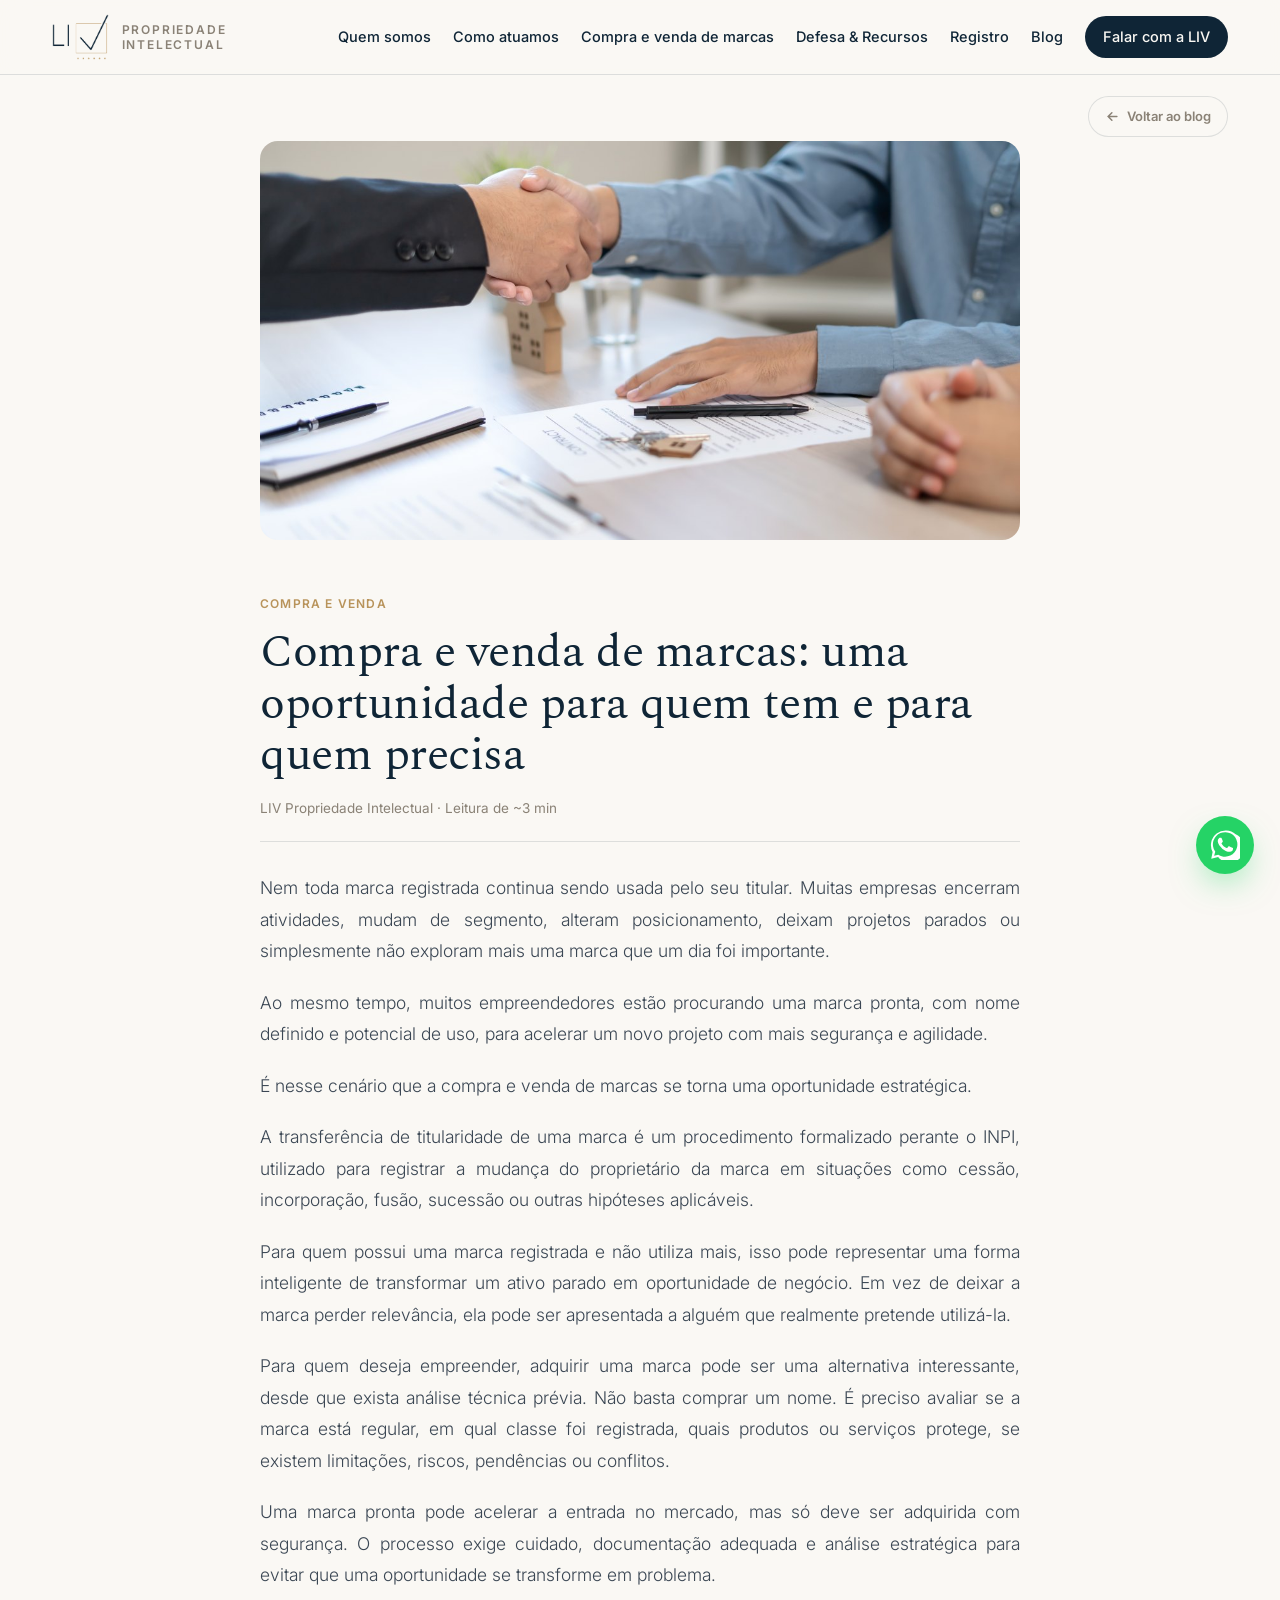
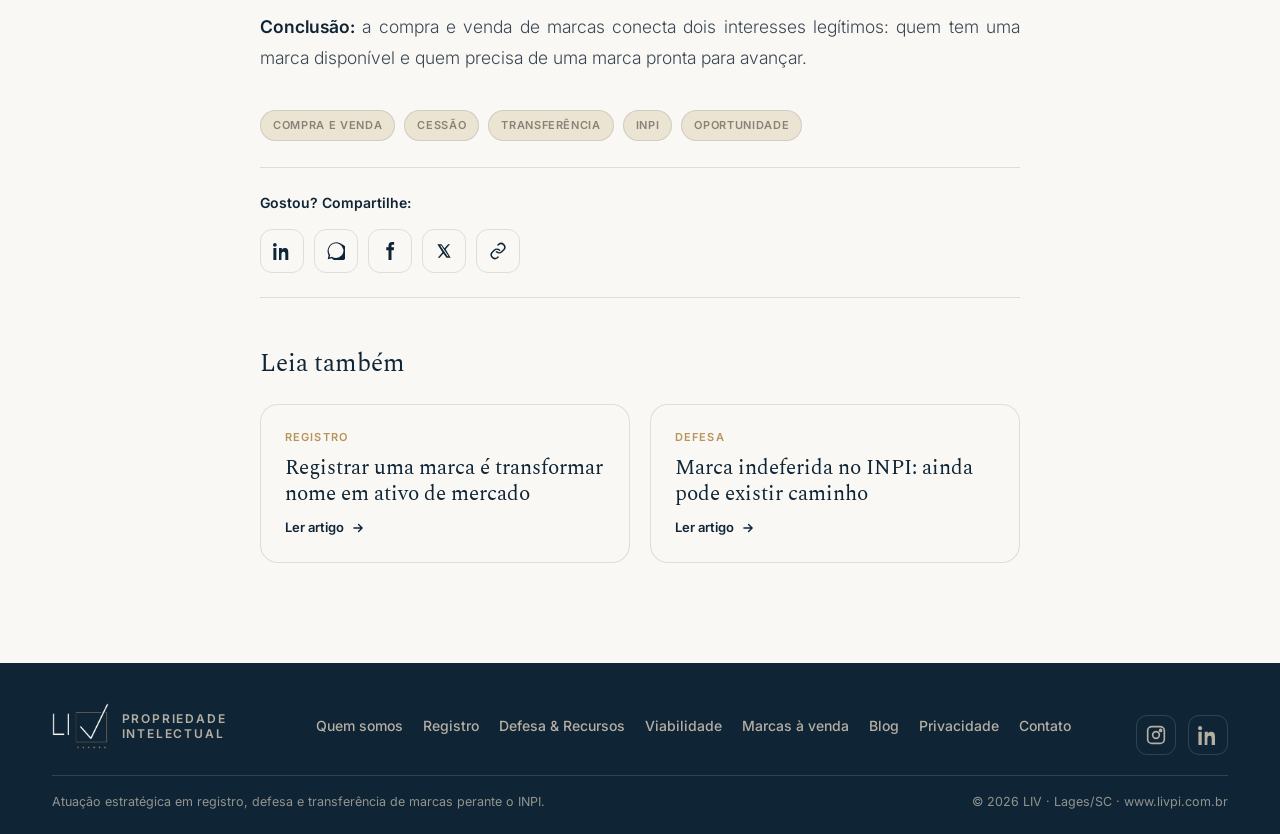
<file: artigo-compra-venda-marcas.html>
<!DOCTYPE html>
<html lang="pt-BR">
<head>
<meta charset="UTF-8">
<meta name="viewport" content="width=device-width, initial-scale=1.0">
<!-- Google Tag Manager -->
<script>(function(w,d,s,l,i){w[l]=w[l]||[];w[l].push({'gtm.start':
new Date().getTime(),event:'gtm.js'});var f=d.getElementsByTagName(s)[0],
j=d.createElement(s),dl=l!='dataLayer'?'&l='+l:'';j.async=true;j.src=
'https://www.googletagmanager.com/gtm.js?id='+i+dl;f.parentNode.insertBefore(j,f);
})(window,document,'script','dataLayer','GTM-K8L9QW54');</script>
<!-- End Google Tag Manager -->
<title>Compra e venda de marcas: oportunidade para quem tem e quem precisa · Blog LIV</title>
<meta name="description" content="Entenda como a compra e venda de marcas pode gerar oportunidade para quem possui uma marca registrada e para quem busca uma marca pronta para crescer.">
<link rel="preconnect" href="https://fonts.googleapis.com">
<link rel="preconnect" href="https://fonts.gstatic.com" crossorigin>
<link href="https://fonts.googleapis.com/css2?family=Inter:wght@300;400;500;600;700&family=Spectral:ital,wght@0,400;0,500;0,600;0,700;1,400;1,500&display=swap" rel="stylesheet">
<link rel="stylesheet" href="blog-style.css">
</head>
<body>
<!-- Google Tag Manager (noscript) -->
<noscript><iframe src="https://www.googletagmanager.com/ns.html?id=GTM-K8L9QW54"
height="0" width="0" style="display:none;visibility:hidden"></iframe></noscript>
<!-- End Google Tag Manager (noscript) -->


<header id="header">
  <div class="wrap nav">
    <a href="index.html" class="logo" aria-label="LIV Propriedade Intelectual">
      <img class="liv-mark" src="liv_mark_dark.png" alt="LIV">
      <span class="logo-txt">Propriedade Intelectual</span>
    </a>
    <nav class="nav-links" id="navLinks">
      <a href="quem-somos.html">Quem somos</a>
      <a href="index.html#atuacao">Como atuamos</a>
      <a href="marcas.html">Compra e venda de marcas</a>
      <a href="index.html#defesa">Defesa &amp; Recursos</a>
      <a href="index.html#registro">Registro</a>
      <a href="blog.html">Blog</a>
      <a href="#" class="btn btn-primary" id="navWa">Falar com a LIV</a>
    </nav>
    <button class="nav-toggle" id="navToggle" aria-label="Menu"><span></span><span></span><span></span></button>
  </div>
</header>

<section class="pad" style="padding-top:0;padding-bottom:40px">
  <div class="wrap">
    <div class="topbar"><a href="blog.html" class="back"><svg width="15" height="15" viewBox="0 0 24 24" fill="none" stroke="currentColor" stroke-width="2.4" stroke-linecap="round"><path d="M19 12H5M11 18l-6-6 6-6"/></svg> Voltar ao blog</a></div>
    <article class="article">
      <img class="article-cover" src="cover-3.jpg" alt="Aperto de mãos fechando negócio sobre um contrato">
      <div class="article-head">
        <span class="cat">Compra e venda</span>
        <h1>Compra e venda de marcas: uma oportunidade para quem tem e para quem precisa</h1>
        <div class="meta">LIV Propriedade Intelectual · Leitura de ~3 min</div>
      </div>
      <div class="article-body">
        <p>Nem toda marca registrada continua sendo usada pelo seu titular. Muitas empresas encerram atividades, mudam de segmento, alteram posicionamento, deixam projetos parados ou simplesmente não exploram mais uma marca que um dia foi importante.</p>
        <p>Ao mesmo tempo, muitos empreendedores estão procurando uma marca pronta, com nome definido e potencial de uso, para acelerar um novo projeto com mais segurança e agilidade.</p>
        <p>É nesse cenário que a compra e venda de marcas se torna uma oportunidade estratégica.</p>
        <p>A transferência de titularidade de uma marca é um procedimento formalizado perante o INPI, utilizado para registrar a mudança do proprietário da marca em situações como cessão, incorporação, fusão, sucessão ou outras hipóteses aplicáveis.</p>
        <p>Para quem possui uma marca registrada e não utiliza mais, isso pode representar uma forma inteligente de transformar um ativo parado em oportunidade de negócio. Em vez de deixar a marca perder relevância, ela pode ser apresentada a alguém que realmente pretende utilizá-la.</p>
        <p>Para quem deseja empreender, adquirir uma marca pode ser uma alternativa interessante, desde que exista análise técnica prévia. Não basta comprar um nome. É preciso avaliar se a marca está regular, em qual classe foi registrada, quais produtos ou serviços protege, se existem limitações, riscos, pendências ou conflitos.</p>
        <p>Uma marca pronta pode acelerar a entrada no mercado, mas só deve ser adquirida com segurança. O processo exige cuidado, documentação adequada e análise estratégica para evitar que uma oportunidade se transforme em problema.</p>
        <p><strong>Conclusão:</strong> a compra e venda de marcas conecta dois interesses legítimos: quem tem uma marca disponível e quem precisa de uma marca pronta para avançar.</p>
      </div>

      <div class="tags">
        <span class="tag">Compra e venda</span><span class="tag">Cessão</span><span class="tag">Transferência</span><span class="tag">INPI</span><span class="tag">Oportunidade</span>
      </div>

      <div class="share">
        <div class="lbl">Gostou? Compartilhe:</div>
        <div class="share-icons">
          <a id="shLi" aria-label="LinkedIn" target="_blank" rel="noopener"><svg width="18" height="18" viewBox="0 0 24 24" fill="currentColor"><path d="M4.98 3.5A2.5 2.5 0 1 1 0 3.5a2.5 2.5 0 0 1 4.98 0zM.5 8h4V24h-4zM8 8h3.8v2.2h.05c.53-1 1.83-2.2 3.77-2.2 4.03 0 4.78 2.65 4.78 6.1V24h-4v-7.1c0-1.7-.03-3.9-2.38-3.9-2.38 0-2.75 1.86-2.75 3.78V24H8z"/></svg></a>
          <a id="shWa" aria-label="WhatsApp" target="_blank" rel="noopener"><svg width="18" height="18" viewBox="0 0 24 24" fill="currentColor"><path d="M20.5 3.4A11.8 11.8 0 0 0 2.1 17.6L1 23l5.5-1.4A11.8 11.8 0 1 0 20.5 3.4zM12 21.3c-1.8 0-3.5-.5-5-1.4l-.4-.2-3.3.9.9-3.2-.2-.4a9.8 9.8 0 1 1 8 4.3z"/></svg></a>
          <a id="shFb" aria-label="Facebook" target="_blank" rel="noopener"><svg width="18" height="18" viewBox="0 0 24 24" fill="currentColor"><path d="M14 9h3l.5-4H14V3.2C14 2 14.3 1.5 15.5 1.5H17.5V-2H14.7C11.6-2 10-0.3 10 2.9V5H7v4h3v13h4z" transform="translate(0 2)"/></svg></a>
          <a id="shTw" aria-label="X" target="_blank" rel="noopener"><svg width="16" height="16" viewBox="0 0 24 24" fill="currentColor"><path d="M18.2 2H21l-6.6 7.5L22 22h-6.2l-4.8-6.3L5.5 22H2.7l7-8L2 2h6.3l4.4 5.8zm-1 18h1.6L7.9 3.7H6.2z"/></svg></a>
          <a id="shCopy" aria-label="Copiar link" style="cursor:pointer"><svg width="18" height="18" viewBox="0 0 24 24" fill="none" stroke="currentColor" stroke-width="2" stroke-linecap="round" stroke-linejoin="round"><path d="M10 13a5 5 0 0 0 7 0l3-3a5 5 0 0 0-7-7l-1 1"/><path d="M14 11a5 5 0 0 0-7 0l-3 3a5 5 0 0 0 7 7l1-1"/></svg></a>
        </div>
      </div>

      <div class="leia">
        <h2>Leia também</h2>
        <div class="leia-grid">
          <a class="post" href="artigo-marca-ativo.html"><div class="body"><span class="cat">Registro</span><h3>Registrar uma marca é transformar nome em ativo de mercado</h3><span class="more">Ler artigo <svg width="14" height="14" viewBox="0 0 24 24" fill="none" stroke="currentColor" stroke-width="2.4" stroke-linecap="round"><path d="M5 12h14M13 6l6 6-6 6"/></svg></span></div></a>
          <a class="post" href="artigo-marca-indeferida.html"><div class="body"><span class="cat">Defesa</span><h3>Marca indeferida no INPI: ainda pode existir caminho</h3><span class="more">Ler artigo <svg width="14" height="14" viewBox="0 0 24 24" fill="none" stroke="currentColor" stroke-width="2.4" stroke-linecap="round"><path d="M5 12h14M13 6l6 6-6 6"/></svg></span></div></a>
        </div>
      </div>
    </article>
  </div>
</section>

<footer>
  <div class="wrap">
    <div class="foot-min">
      <a href="index.html" class="logo" aria-label="LIV Propriedade Intelectual">
        <img class="liv-mark" src="liv_mark_light.png" alt="LIV">
        <span class="logo-txt">Propriedade Intelectual</span>
      </a>
      <nav class="foot-links">
        <a href="quem-somos.html">Quem somos</a>
        <a href="index.html#registro">Registro</a>
        <a href="index.html#defesa">Defesa &amp; Recursos</a>
        <a href="index.html#viabilidade">Viabilidade</a>
        <a href="marcas.html">Marcas à venda</a>
        <a href="blog.html">Blog</a>
        <a href="privacidade.html">Privacidade</a>
        <a href="#" id="footWa">Contato</a>
      </nav>
      <div class="foot-social">
        <a href="https://www.instagram.com/liv.propriedadeintelectual" target="_blank" rel="noopener" aria-label="Instagram"><svg width="20" height="20" viewBox="0 0 24 24" fill="none" stroke="currentColor" stroke-width="2"><rect x="2" y="2" width="20" height="20" rx="5"/><circle cx="12" cy="12" r="4"/><circle cx="17.5" cy="6.5" r="1.2" fill="currentColor"/></svg></a>
        <a href="https://www.linkedin.com/company/134894017/" target="_blank" rel="noopener" aria-label="LinkedIn"><svg width="20" height="20" viewBox="0 0 24 24" fill="currentColor"><path d="M4.98 3.5A2.5 2.5 0 1 1 0 3.5a2.5 2.5 0 0 1 4.98 0zM.5 8h4V24h-4zM8 8h3.8v2.2h.05c.53-1 1.83-2.2 3.77-2.2 4.03 0 4.78 2.65 4.78 6.1V24h-4v-7.1c0-1.7-.03-3.9-2.38-3.9-2.38 0-2.75 1.86-2.75 3.78V24H8z"/></svg></a>
      </div>
    </div>
    <div class="foot-base">
      <span>Atuação estratégica em registro, defesa e transferência de marcas perante o INPI.</span>
      <span>© 2026 LIV · Lages/SC · www.livpi.com.br</span>
    </div>
  </div>
</footer>

<a href="#" class="wa-float" id="waFloat" aria-label="WhatsApp"><svg width="30" height="30" viewBox="0 0 24 24" fill="#fff"><path d="M20.5 3.4A11.8 11.8 0 0 0 2.1 17.6L1 23l5.5-1.4A11.8 11.8 0 1 0 20.5 3.4zM12 21.3c-1.8 0-3.5-.5-5-1.4l-.4-.2-3.3.9.9-3.2-.2-.4a9.8 9.8 0 1 1 8 4.3zm5.4-7.3c-.3-.1-1.8-.9-2-1s-.5-.1-.7.1-.8 1-.9 1.2-.3.2-.5.1a8 8 0 0 1-2.4-1.5 9 9 0 0 1-1.6-2c-.2-.3 0-.4.1-.6l.5-.5.3-.5v-.5l-.9-2.2c-.2-.5-.5-.5-.7-.5h-.6c-.2 0-.5.1-.8.4a3.4 3.4 0 0 0-1 2.5 5.9 5.9 0 0 0 1.2 3.1 13.4 13.4 0 0 0 5.2 4.6c.7.3 1.3.5 1.7.6.7.2 1.4.2 1.9.1.6-.1 1.8-.7 2-1.4s.3-1.3.2-1.4-.2-.2-.5-.4z"/></svg></a>

<script>
const WHATSAPP="5549999647004";
const waBase=msg=>`https://wa.me/${WHATSAPP}?text=${encodeURIComponent(msg)}`;
const t=document.getElementById('navToggle'),l=document.getElementById('navLinks');
t.addEventListener('click',()=>l.classList.toggle('open'));
['navWa','footWa','waFoot','waFloat'].forEach(id=>{const el=document.getElementById(id);if(el)el.href=waBase("Olá! Vim pelo blog da LIV e gostaria de falar com um especialista.");});
const cta=document.getElementById('ctaWa');if(cta)cta.href=waBase("Olá! Quero comprar ou vender uma marca com a LIV.");
const U=encodeURIComponent(location.href),T=encodeURIComponent(document.title);
const set=(id,url)=>{const el=document.getElementById(id);if(el)el.href=url;};
set('shLi',`https://www.linkedin.com/sharing/share-offsite/?url=${U}`);
set('shWa',`https://wa.me/?text=${T}%20${U}`);
set('shFb',`https://www.facebook.com/sharer/sharer.php?u=${U}`);
set('shTw',`https://twitter.com/intent/tweet?url=${U}&text=${T}`);
const c=document.getElementById('shCopy');if(c)c.addEventListener('click',()=>{navigator.clipboard&&navigator.clipboard.writeText(location.href);c.style.color='#3FD17A';setTimeout(()=>c.style.color='',1200);});
</script>
<script defer src="eventos.js"></script>
</body>
</html>
</file>
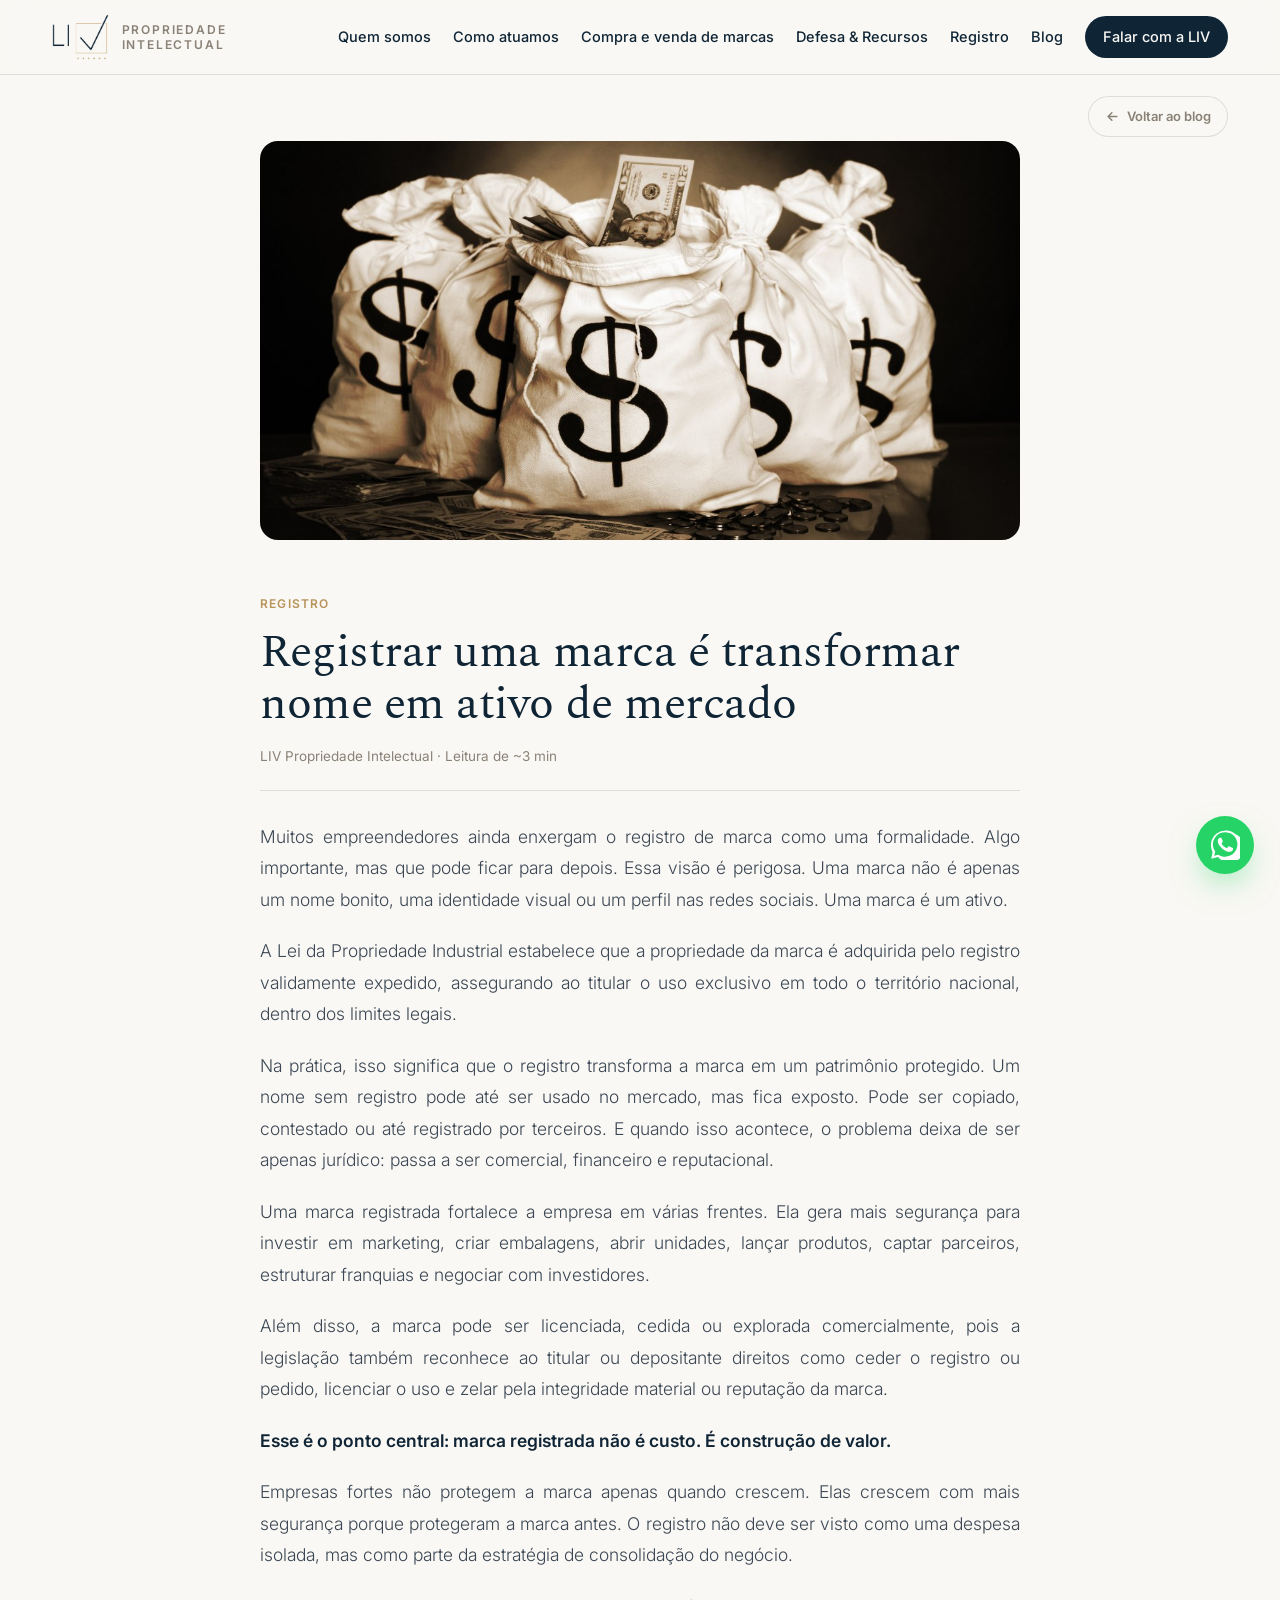
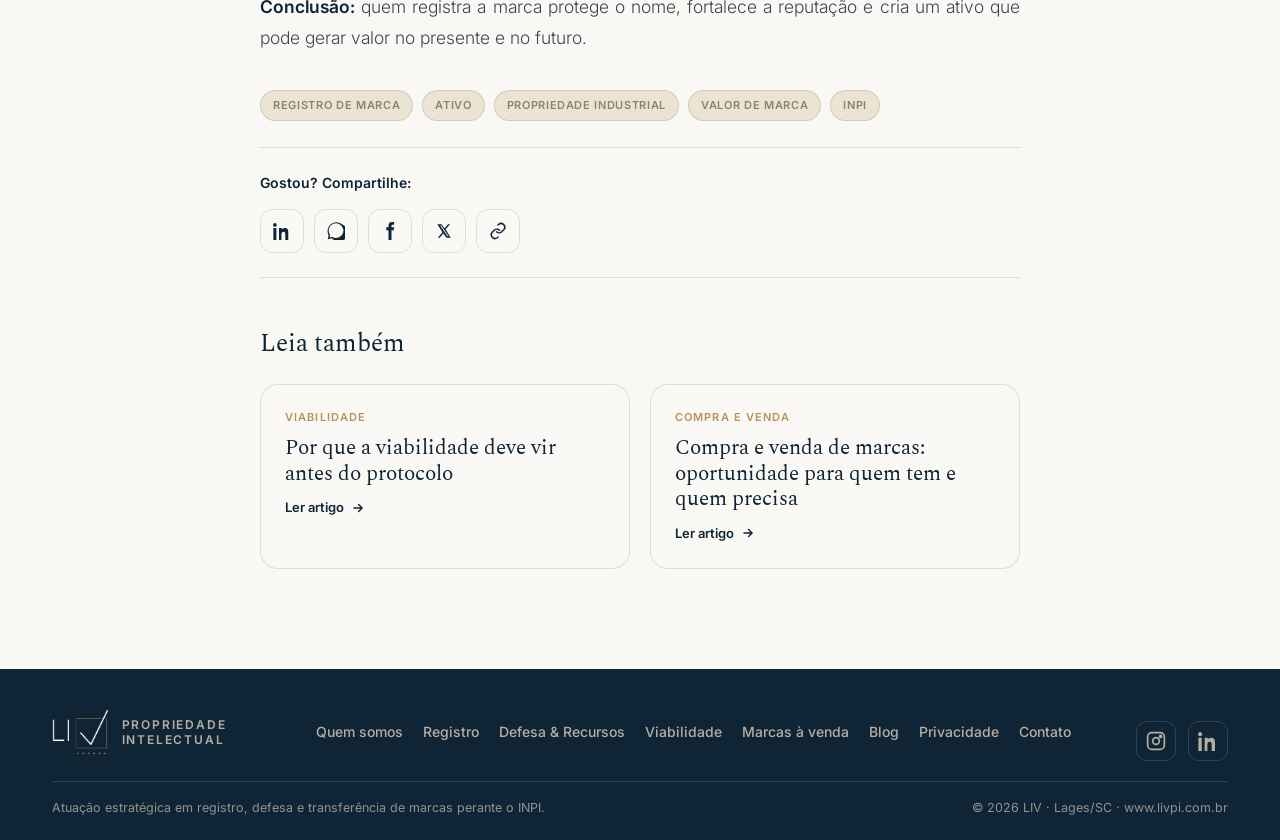
<file: artigo-marca-ativo.html>
<!DOCTYPE html>
<html lang="pt-BR">
<head>
<meta charset="UTF-8">
<meta name="viewport" content="width=device-width, initial-scale=1.0">
<!-- Google Tag Manager -->
<script>(function(w,d,s,l,i){w[l]=w[l]||[];w[l].push({'gtm.start':
new Date().getTime(),event:'gtm.js'});var f=d.getElementsByTagName(s)[0],
j=d.createElement(s),dl=l!='dataLayer'?'&l='+l:'';j.async=true;j.src=
'https://www.googletagmanager.com/gtm.js?id='+i+dl;f.parentNode.insertBefore(j,f);
})(window,document,'script','dataLayer','GTM-K8L9QW54');</script>
<!-- End Google Tag Manager -->
<title>Registrar uma marca é transformar nome em ativo de mercado · Blog LIV</title>
<meta name="description" content="Entenda por que o registro de marca não é apenas proteção jurídica, mas uma estratégia para valorizar o negócio.">
<link rel="preconnect" href="https://fonts.googleapis.com">
<link rel="preconnect" href="https://fonts.gstatic.com" crossorigin>
<link href="https://fonts.googleapis.com/css2?family=Inter:wght@300;400;500;600;700&family=Spectral:ital,wght@0,400;0,500;0,600;0,700;1,400;1,500&display=swap" rel="stylesheet">
<link rel="stylesheet" href="blog-style.css">
</head>
<body>
<!-- Google Tag Manager (noscript) -->
<noscript><iframe src="https://www.googletagmanager.com/ns.html?id=GTM-K8L9QW54"
height="0" width="0" style="display:none;visibility:hidden"></iframe></noscript>
<!-- End Google Tag Manager (noscript) -->


<header id="header">
  <div class="wrap nav">
    <a href="index.html" class="logo" aria-label="LIV Propriedade Intelectual">
      <img class="liv-mark" src="liv_mark_dark.png" alt="LIV">
      <span class="logo-txt">Propriedade Intelectual</span>
    </a>
    <nav class="nav-links" id="navLinks">
      <a href="quem-somos.html">Quem somos</a>
      <a href="index.html#atuacao">Como atuamos</a>
      <a href="marcas.html">Compra e venda de marcas</a>
      <a href="index.html#defesa">Defesa &amp; Recursos</a>
      <a href="index.html#registro">Registro</a>
      <a href="blog.html">Blog</a>
      <a href="#" class="btn btn-primary" id="navWa">Falar com a LIV</a>
    </nav>
    <button class="nav-toggle" id="navToggle" aria-label="Menu"><span></span><span></span><span></span></button>
  </div>
</header>

<section class="pad" style="padding-top:0;padding-bottom:40px">
  <div class="wrap">
    <div class="topbar"><a href="blog.html" class="back"><svg width="15" height="15" viewBox="0 0 24 24" fill="none" stroke="currentColor" stroke-width="2.4" stroke-linecap="round"><path d="M19 12H5M11 18l-6-6 6-6"/></svg> Voltar ao blog</a></div>
    <article class="article">
      <img class="article-cover" src="cover-2.jpg" alt="Sacos de dinheiro representando a marca como ativo">
      <div class="article-head">
        <span class="cat">Registro</span>
        <h1>Registrar uma marca é transformar nome em ativo de mercado</h1>
        <div class="meta">LIV Propriedade Intelectual · Leitura de ~3 min</div>
      </div>
      <div class="article-body">
        <p>Muitos empreendedores ainda enxergam o registro de marca como uma formalidade. Algo importante, mas que pode ficar para depois. Essa visão é perigosa. Uma marca não é apenas um nome bonito, uma identidade visual ou um perfil nas redes sociais. Uma marca é um ativo.</p>
        <p>A Lei da Propriedade Industrial estabelece que a propriedade da marca é adquirida pelo registro validamente expedido, assegurando ao titular o uso exclusivo em todo o território nacional, dentro dos limites legais.</p>
        <p>Na prática, isso significa que o registro transforma a marca em um patrimônio protegido. Um nome sem registro pode até ser usado no mercado, mas fica exposto. Pode ser copiado, contestado ou até registrado por terceiros. E quando isso acontece, o problema deixa de ser apenas jurídico: passa a ser comercial, financeiro e reputacional.</p>
        <p>Uma marca registrada fortalece a empresa em várias frentes. Ela gera mais segurança para investir em marketing, criar embalagens, abrir unidades, lançar produtos, captar parceiros, estruturar franquias e negociar com investidores.</p>
        <p>Além disso, a marca pode ser licenciada, cedida ou explorada comercialmente, pois a legislação também reconhece ao titular ou depositante direitos como ceder o registro ou pedido, licenciar o uso e zelar pela integridade material ou reputação da marca.</p>
        <p><strong>Esse é o ponto central: marca registrada não é custo. É construção de valor.</strong></p>
        <p>Empresas fortes não protegem a marca apenas quando crescem. Elas crescem com mais segurança porque protegeram a marca antes. O registro não deve ser visto como uma despesa isolada, mas como parte da estratégia de consolidação do negócio.</p>
        <p><strong>Conclusão:</strong> quem registra a marca protege o nome, fortalece a reputação e cria um ativo que pode gerar valor no presente e no futuro.</p>
      </div>

      <div class="tags">
        <span class="tag">Registro de marca</span><span class="tag">Ativo</span><span class="tag">Propriedade industrial</span><span class="tag">Valor de marca</span><span class="tag">INPI</span>
      </div>

      <div class="share">
        <div class="lbl">Gostou? Compartilhe:</div>
        <div class="share-icons">
          <a id="shLi" aria-label="LinkedIn" target="_blank" rel="noopener"><svg width="18" height="18" viewBox="0 0 24 24" fill="currentColor"><path d="M4.98 3.5A2.5 2.5 0 1 1 0 3.5a2.5 2.5 0 0 1 4.98 0zM.5 8h4V24h-4zM8 8h3.8v2.2h.05c.53-1 1.83-2.2 3.77-2.2 4.03 0 4.78 2.65 4.78 6.1V24h-4v-7.1c0-1.7-.03-3.9-2.38-3.9-2.38 0-2.75 1.86-2.75 3.78V24H8z"/></svg></a>
          <a id="shWa" aria-label="WhatsApp" target="_blank" rel="noopener"><svg width="18" height="18" viewBox="0 0 24 24" fill="currentColor"><path d="M20.5 3.4A11.8 11.8 0 0 0 2.1 17.6L1 23l5.5-1.4A11.8 11.8 0 1 0 20.5 3.4zM12 21.3c-1.8 0-3.5-.5-5-1.4l-.4-.2-3.3.9.9-3.2-.2-.4a9.8 9.8 0 1 1 8 4.3z"/></svg></a>
          <a id="shFb" aria-label="Facebook" target="_blank" rel="noopener"><svg width="18" height="18" viewBox="0 0 24 24" fill="currentColor"><path d="M14 9h3l.5-4H14V3.2C14 2 14.3 1.5 15.5 1.5H17.5V-2H14.7C11.6-2 10-0.3 10 2.9V5H7v4h3v13h4z" transform="translate(0 2)"/></svg></a>
          <a id="shTw" aria-label="X" target="_blank" rel="noopener"><svg width="16" height="16" viewBox="0 0 24 24" fill="currentColor"><path d="M18.2 2H21l-6.6 7.5L22 22h-6.2l-4.8-6.3L5.5 22H2.7l7-8L2 2h6.3l4.4 5.8zm-1 18h1.6L7.9 3.7H6.2z"/></svg></a>
          <a id="shCopy" aria-label="Copiar link" style="cursor:pointer"><svg width="18" height="18" viewBox="0 0 24 24" fill="none" stroke="currentColor" stroke-width="2" stroke-linecap="round" stroke-linejoin="round"><path d="M10 13a5 5 0 0 0 7 0l3-3a5 5 0 0 0-7-7l-1 1"/><path d="M14 11a5 5 0 0 0-7 0l-3 3a5 5 0 0 0 7 7l1-1"/></svg></a>
        </div>
      </div>

      <div class="leia">
        <h2>Leia também</h2>
        <div class="leia-grid">
          <a class="post" href="artigo-viabilidade.html"><div class="body"><span class="cat">Viabilidade</span><h3>Por que a viabilidade deve vir antes do protocolo</h3><span class="more">Ler artigo <svg width="14" height="14" viewBox="0 0 24 24" fill="none" stroke="currentColor" stroke-width="2.4" stroke-linecap="round"><path d="M5 12h14M13 6l6 6-6 6"/></svg></span></div></a>
          <a class="post" href="artigo-compra-venda-marcas.html"><div class="body"><span class="cat">Compra e venda</span><h3>Compra e venda de marcas: oportunidade para quem tem e quem precisa</h3><span class="more">Ler artigo <svg width="14" height="14" viewBox="0 0 24 24" fill="none" stroke="currentColor" stroke-width="2.4" stroke-linecap="round"><path d="M5 12h14M13 6l6 6-6 6"/></svg></span></div></a>
        </div>
      </div>
    </article>
  </div>
</section>

<footer>
  <div class="wrap">
    <div class="foot-min">
      <a href="index.html" class="logo" aria-label="LIV Propriedade Intelectual">
        <img class="liv-mark" src="liv_mark_light.png" alt="LIV">
        <span class="logo-txt">Propriedade Intelectual</span>
      </a>
      <nav class="foot-links">
        <a href="quem-somos.html">Quem somos</a>
        <a href="index.html#registro">Registro</a>
        <a href="index.html#defesa">Defesa &amp; Recursos</a>
        <a href="index.html#viabilidade">Viabilidade</a>
        <a href="marcas.html">Marcas à venda</a>
        <a href="blog.html">Blog</a>
        <a href="privacidade.html">Privacidade</a>
        <a href="#" id="footWa">Contato</a>
      </nav>
      <div class="foot-social">
        <a href="https://www.instagram.com/liv.propriedadeintelectual" target="_blank" rel="noopener" aria-label="Instagram"><svg width="20" height="20" viewBox="0 0 24 24" fill="none" stroke="currentColor" stroke-width="2"><rect x="2" y="2" width="20" height="20" rx="5"/><circle cx="12" cy="12" r="4"/><circle cx="17.5" cy="6.5" r="1.2" fill="currentColor"/></svg></a>
        <a href="https://www.linkedin.com/company/134894017/" target="_blank" rel="noopener" aria-label="LinkedIn"><svg width="20" height="20" viewBox="0 0 24 24" fill="currentColor"><path d="M4.98 3.5A2.5 2.5 0 1 1 0 3.5a2.5 2.5 0 0 1 4.98 0zM.5 8h4V24h-4zM8 8h3.8v2.2h.05c.53-1 1.83-2.2 3.77-2.2 4.03 0 4.78 2.65 4.78 6.1V24h-4v-7.1c0-1.7-.03-3.9-2.38-3.9-2.38 0-2.75 1.86-2.75 3.78V24H8z"/></svg></a>
      </div>
    </div>
    <div class="foot-base">
      <span>Atuação estratégica em registro, defesa e transferência de marcas perante o INPI.</span>
      <span>© 2026 LIV · Lages/SC · www.livpi.com.br</span>
    </div>
  </div>
</footer>

<a href="#" class="wa-float" id="waFloat" aria-label="WhatsApp"><svg width="30" height="30" viewBox="0 0 24 24" fill="#fff"><path d="M20.5 3.4A11.8 11.8 0 0 0 2.1 17.6L1 23l5.5-1.4A11.8 11.8 0 1 0 20.5 3.4zM12 21.3c-1.8 0-3.5-.5-5-1.4l-.4-.2-3.3.9.9-3.2-.2-.4a9.8 9.8 0 1 1 8 4.3zm5.4-7.3c-.3-.1-1.8-.9-2-1s-.5-.1-.7.1-.8 1-.9 1.2-.3.2-.5.1a8 8 0 0 1-2.4-1.5 9 9 0 0 1-1.6-2c-.2-.3 0-.4.1-.6l.5-.5.3-.5v-.5l-.9-2.2c-.2-.5-.5-.5-.7-.5h-.6c-.2 0-.5.1-.8.4a3.4 3.4 0 0 0-1 2.5 5.9 5.9 0 0 0 1.2 3.1 13.4 13.4 0 0 0 5.2 4.6c.7.3 1.3.5 1.7.6.7.2 1.4.2 1.9.1.6-.1 1.8-.7 2-1.4s.3-1.3.2-1.4-.2-.2-.5-.4z"/></svg></a>

<script>
const WHATSAPP="5549999647004";
const waBase=msg=>`https://wa.me/${WHATSAPP}?text=${encodeURIComponent(msg)}`;
const t=document.getElementById('navToggle'),l=document.getElementById('navLinks');
t.addEventListener('click',()=>l.classList.toggle('open'));
['navWa','footWa','waFoot','waFloat'].forEach(id=>{const el=document.getElementById(id);if(el)el.href=waBase("Olá! Vim pelo blog da LIV e gostaria de falar com um especialista.");});
const cta=document.getElementById('ctaWa');if(cta)cta.href=waBase("Olá! Quero registrar e proteger a minha marca com a LIV.");
const U=encodeURIComponent(location.href),T=encodeURIComponent(document.title);
const set=(id,url)=>{const el=document.getElementById(id);if(el)el.href=url;};
set('shLi',`https://www.linkedin.com/sharing/share-offsite/?url=${U}`);
set('shWa',`https://wa.me/?text=${T}%20${U}`);
set('shFb',`https://www.facebook.com/sharer/sharer.php?u=${U}`);
set('shTw',`https://twitter.com/intent/tweet?url=${U}&text=${T}`);
const c=document.getElementById('shCopy');if(c)c.addEventListener('click',()=>{navigator.clipboard&&navigator.clipboard.writeText(location.href);c.style.color='#3FD17A';setTimeout(()=>c.style.color='',1200);});
</script>
<script defer src="eventos.js"></script>
</body>
</html>
</file>
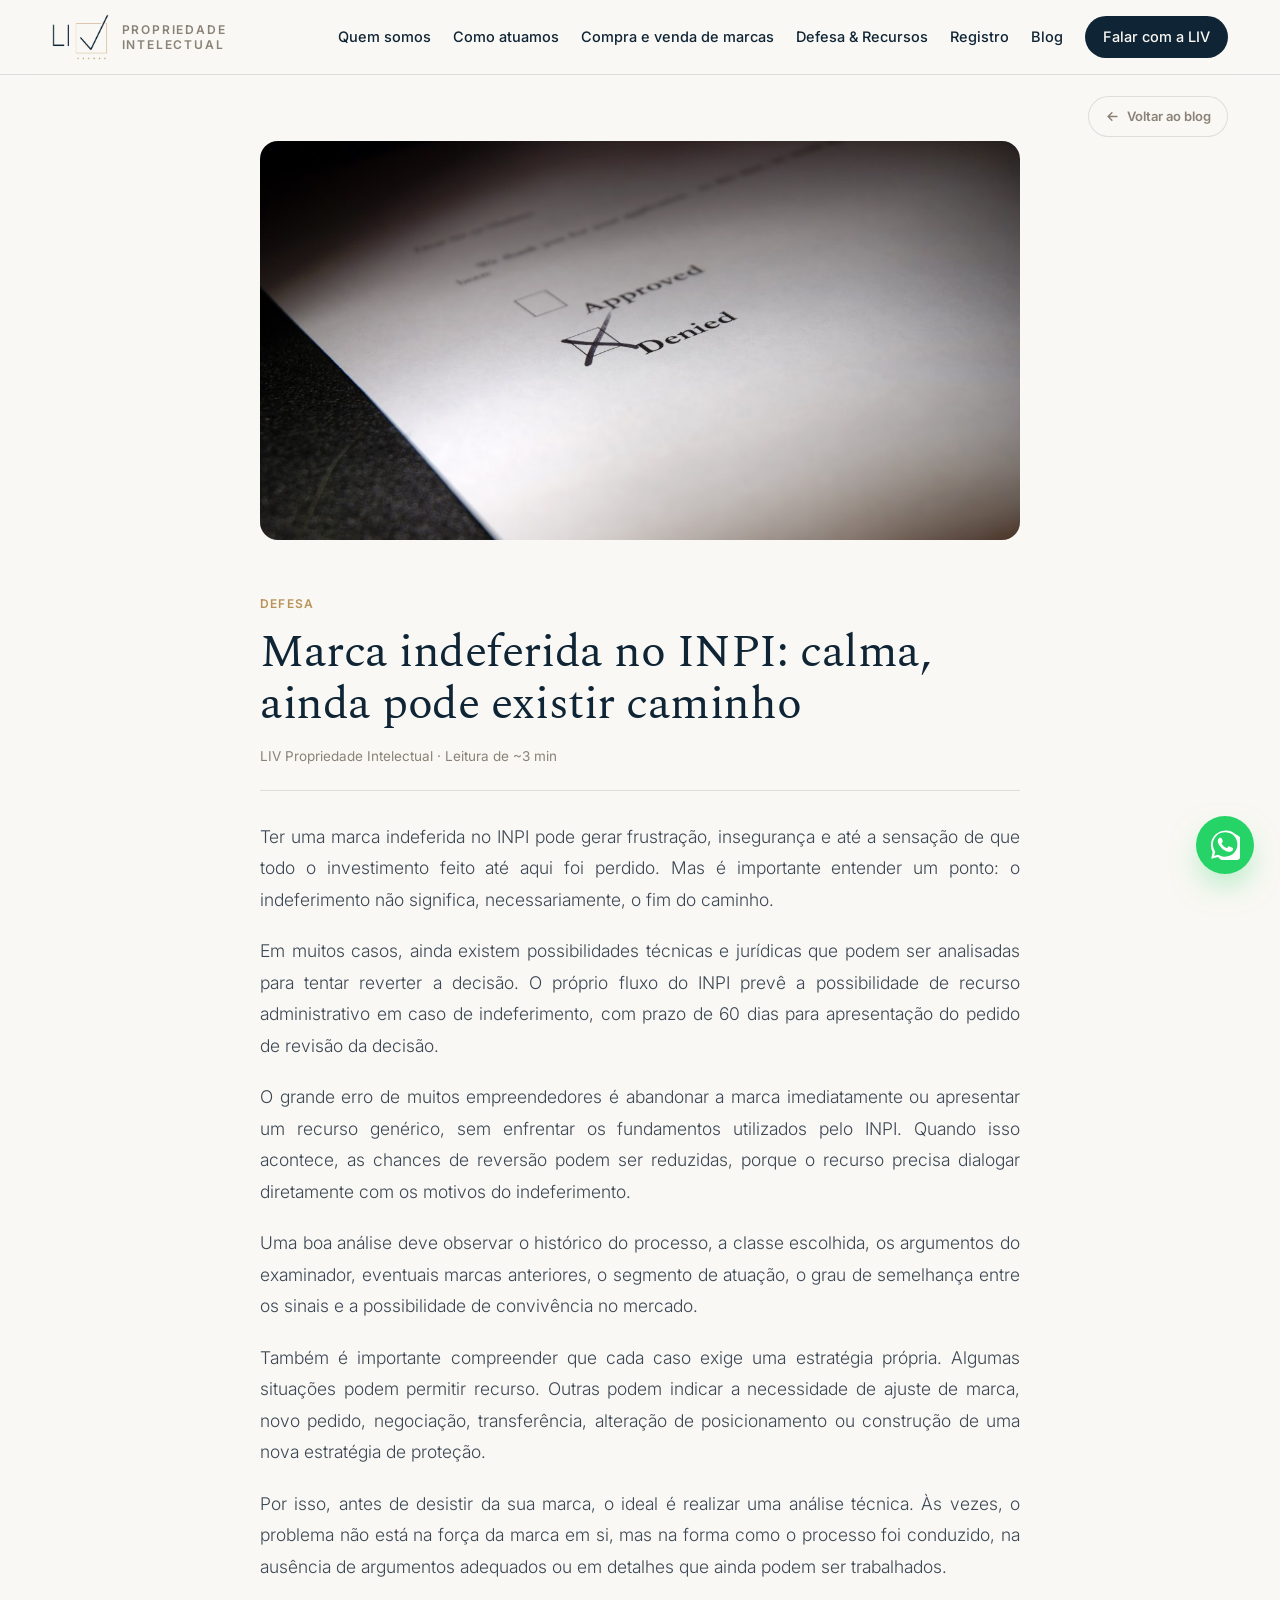
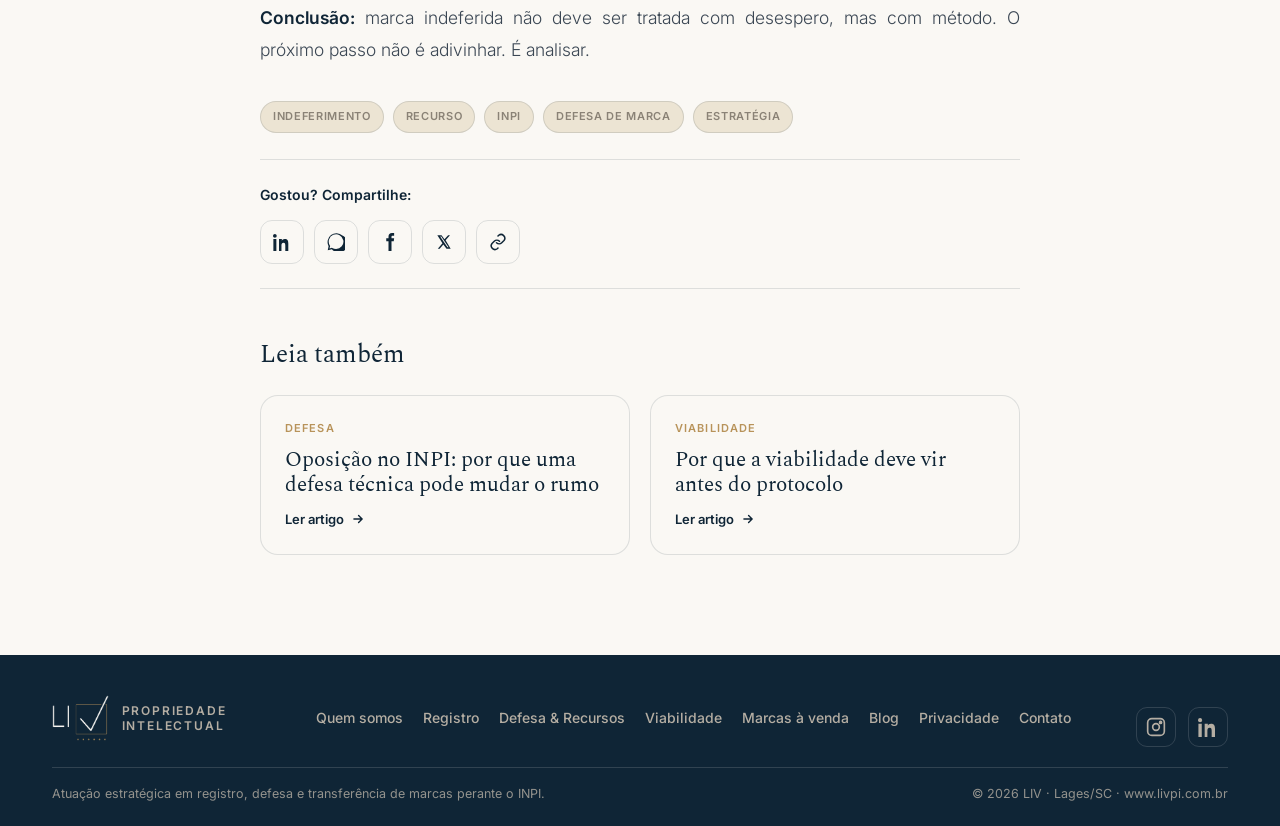
<file: artigo-marca-indeferida.html>
<!DOCTYPE html>
<html lang="pt-BR">
<head>
<meta charset="UTF-8">
<meta name="viewport" content="width=device-width, initial-scale=1.0">
<!-- Google Tag Manager -->
<script>(function(w,d,s,l,i){w[l]=w[l]||[];w[l].push({'gtm.start':
new Date().getTime(),event:'gtm.js'});var f=d.getElementsByTagName(s)[0],
j=d.createElement(s),dl=l!='dataLayer'?'&l='+l:'';j.async=true;j.src=
'https://www.googletagmanager.com/gtm.js?id='+i+dl;f.parentNode.insertBefore(j,f);
})(window,document,'script','dataLayer','GTM-K8L9QW54');</script>
<!-- End Google Tag Manager -->
<title>Marca indeferida no INPI: ainda pode existir caminho · Blog LIV</title>
<meta name="description" content="Teve sua marca indeferida no INPI? Entenda por que o indeferimento não precisa ser o fim do processo e como uma análise técnica pode ajudar.">
<link rel="preconnect" href="https://fonts.googleapis.com">
<link rel="preconnect" href="https://fonts.gstatic.com" crossorigin>
<link href="https://fonts.googleapis.com/css2?family=Inter:wght@300;400;500;600;700&family=Spectral:ital,wght@0,400;0,500;0,600;0,700;1,400;1,500&display=swap" rel="stylesheet">
<link rel="stylesheet" href="blog-style.css">
</head>
<body>
<!-- Google Tag Manager (noscript) -->
<noscript><iframe src="https://www.googletagmanager.com/ns.html?id=GTM-K8L9QW54"
height="0" width="0" style="display:none;visibility:hidden"></iframe></noscript>
<!-- End Google Tag Manager (noscript) -->


<header id="header">
  <div class="wrap nav">
    <a href="index.html" class="logo" aria-label="LIV Propriedade Intelectual">
      <img class="liv-mark" src="liv_mark_dark.png" alt="LIV">
      <span class="logo-txt">Propriedade Intelectual</span>
    </a>
    <nav class="nav-links" id="navLinks">
      <a href="quem-somos.html">Quem somos</a>
      <a href="index.html#atuacao">Como atuamos</a>
      <a href="marcas.html">Compra e venda de marcas</a>
      <a href="index.html#defesa">Defesa &amp; Recursos</a>
      <a href="index.html#registro">Registro</a>
      <a href="blog.html">Blog</a>
      <a href="#" class="btn btn-primary" id="navWa">Falar com a LIV</a>
    </nav>
    <button class="nav-toggle" id="navToggle" aria-label="Menu"><span></span><span></span><span></span></button>
  </div>
</header>

<section class="pad" style="padding-top:0;padding-bottom:40px">
  <div class="wrap">
    <div class="topbar"><a href="blog.html" class="back"><svg width="15" height="15" viewBox="0 0 24 24" fill="none" stroke="currentColor" stroke-width="2.4" stroke-linecap="round"><path d="M19 12H5M11 18l-6-6 6-6"/></svg> Voltar ao blog</a></div>
    <article class="article">
      <img class="article-cover" src="cover-1.jpg" alt="Formulário com a opção “Indeferido” marcada">
      <div class="article-head">
        <span class="cat">Defesa</span>
        <h1>Marca indeferida no INPI: calma, ainda pode existir caminho</h1>
        <div class="meta">LIV Propriedade Intelectual · Leitura de ~3 min</div>
      </div>
      <div class="article-body">
        <p>Ter uma marca indeferida no INPI pode gerar frustração, insegurança e até a sensação de que todo o investimento feito até aqui foi perdido. Mas é importante entender um ponto: o indeferimento não significa, necessariamente, o fim do caminho.</p>
        <p>Em muitos casos, ainda existem possibilidades técnicas e jurídicas que podem ser analisadas para tentar reverter a decisão. O próprio fluxo do INPI prevê a possibilidade de recurso administrativo em caso de indeferimento, com prazo de 60 dias para apresentação do pedido de revisão da decisão.</p>
        <p>O grande erro de muitos empreendedores é abandonar a marca imediatamente ou apresentar um recurso genérico, sem enfrentar os fundamentos utilizados pelo INPI. Quando isso acontece, as chances de reversão podem ser reduzidas, porque o recurso precisa dialogar diretamente com os motivos do indeferimento.</p>
        <p>Uma boa análise deve observar o histórico do processo, a classe escolhida, os argumentos do examinador, eventuais marcas anteriores, o segmento de atuação, o grau de semelhança entre os sinais e a possibilidade de convivência no mercado.</p>
        <p>Também é importante compreender que cada caso exige uma estratégia própria. Algumas situações podem permitir recurso. Outras podem indicar a necessidade de ajuste de marca, novo pedido, negociação, transferência, alteração de posicionamento ou construção de uma nova estratégia de proteção.</p>
        <p>Por isso, antes de desistir da sua marca, o ideal é realizar uma análise técnica. Às vezes, o problema não está na força da marca em si, mas na forma como o processo foi conduzido, na ausência de argumentos adequados ou em detalhes que ainda podem ser trabalhados.</p>
        <p><strong>Conclusão:</strong> marca indeferida não deve ser tratada com desespero, mas com método. O próximo passo não é adivinhar. É analisar.</p>
      </div>

      <div class="tags">
        <span class="tag">Indeferimento</span><span class="tag">Recurso</span><span class="tag">INPI</span><span class="tag">Defesa de marca</span><span class="tag">Estratégia</span>
      </div>

      <div class="share">
        <div class="lbl">Gostou? Compartilhe:</div>
        <div class="share-icons">
          <a id="shLi" aria-label="LinkedIn" target="_blank" rel="noopener"><svg width="18" height="18" viewBox="0 0 24 24" fill="currentColor"><path d="M4.98 3.5A2.5 2.5 0 1 1 0 3.5a2.5 2.5 0 0 1 4.98 0zM.5 8h4V24h-4zM8 8h3.8v2.2h.05c.53-1 1.83-2.2 3.77-2.2 4.03 0 4.78 2.65 4.78 6.1V24h-4v-7.1c0-1.7-.03-3.9-2.38-3.9-2.38 0-2.75 1.86-2.75 3.78V24H8z"/></svg></a>
          <a id="shWa" aria-label="WhatsApp" target="_blank" rel="noopener"><svg width="18" height="18" viewBox="0 0 24 24" fill="currentColor"><path d="M20.5 3.4A11.8 11.8 0 0 0 2.1 17.6L1 23l5.5-1.4A11.8 11.8 0 1 0 20.5 3.4zM12 21.3c-1.8 0-3.5-.5-5-1.4l-.4-.2-3.3.9.9-3.2-.2-.4a9.8 9.8 0 1 1 8 4.3z"/></svg></a>
          <a id="shFb" aria-label="Facebook" target="_blank" rel="noopener"><svg width="18" height="18" viewBox="0 0 24 24" fill="currentColor"><path d="M14 9h3l.5-4H14V3.2C14 2 14.3 1.5 15.5 1.5H17.5V-2H14.7C11.6-2 10-0.3 10 2.9V5H7v4h3v13h4z" transform="translate(0 2)"/></svg></a>
          <a id="shTw" aria-label="X" target="_blank" rel="noopener"><svg width="16" height="16" viewBox="0 0 24 24" fill="currentColor"><path d="M18.2 2H21l-6.6 7.5L22 22h-6.2l-4.8-6.3L5.5 22H2.7l7-8L2 2h6.3l4.4 5.8zm-1 18h1.6L7.9 3.7H6.2z"/></svg></a>
          <a id="shCopy" aria-label="Copiar link" style="cursor:pointer"><svg width="18" height="18" viewBox="0 0 24 24" fill="none" stroke="currentColor" stroke-width="2" stroke-linecap="round" stroke-linejoin="round"><path d="M10 13a5 5 0 0 0 7 0l3-3a5 5 0 0 0-7-7l-1 1"/><path d="M14 11a5 5 0 0 0-7 0l-3 3a5 5 0 0 0 7 7l1-1"/></svg></a>
        </div>
      </div>

      <div class="leia">
        <h2>Leia também</h2>
        <div class="leia-grid">
          <a class="post" href="artigo-oposicao-inpi.html"><div class="body"><span class="cat">Defesa</span><h3>Oposição no INPI: por que uma defesa técnica pode mudar o rumo</h3><span class="more">Ler artigo <svg width="14" height="14" viewBox="0 0 24 24" fill="none" stroke="currentColor" stroke-width="2.4" stroke-linecap="round"><path d="M5 12h14M13 6l6 6-6 6"/></svg></span></div></a>
          <a class="post" href="artigo-viabilidade.html"><div class="body"><span class="cat">Viabilidade</span><h3>Por que a viabilidade deve vir antes do protocolo</h3><span class="more">Ler artigo <svg width="14" height="14" viewBox="0 0 24 24" fill="none" stroke="currentColor" stroke-width="2.4" stroke-linecap="round"><path d="M5 12h14M13 6l6 6-6 6"/></svg></span></div></a>
        </div>
      </div>
    </article>
  </div>
</section>

<footer>
  <div class="wrap">
    <div class="foot-min">
      <a href="index.html" class="logo" aria-label="LIV Propriedade Intelectual">
        <img class="liv-mark" src="liv_mark_light.png" alt="LIV">
        <span class="logo-txt">Propriedade Intelectual</span>
      </a>
      <nav class="foot-links">
        <a href="quem-somos.html">Quem somos</a>
        <a href="index.html#registro">Registro</a>
        <a href="index.html#defesa">Defesa &amp; Recursos</a>
        <a href="index.html#viabilidade">Viabilidade</a>
        <a href="marcas.html">Marcas à venda</a>
        <a href="blog.html">Blog</a>
        <a href="privacidade.html">Privacidade</a>
        <a href="#" id="footWa">Contato</a>
      </nav>
      <div class="foot-social">
        <a href="https://www.instagram.com/liv.propriedadeintelectual" target="_blank" rel="noopener" aria-label="Instagram"><svg width="20" height="20" viewBox="0 0 24 24" fill="none" stroke="currentColor" stroke-width="2"><rect x="2" y="2" width="20" height="20" rx="5"/><circle cx="12" cy="12" r="4"/><circle cx="17.5" cy="6.5" r="1.2" fill="currentColor"/></svg></a>
        <a href="https://www.linkedin.com/company/134894017/" target="_blank" rel="noopener" aria-label="LinkedIn"><svg width="20" height="20" viewBox="0 0 24 24" fill="currentColor"><path d="M4.98 3.5A2.5 2.5 0 1 1 0 3.5a2.5 2.5 0 0 1 4.98 0zM.5 8h4V24h-4zM8 8h3.8v2.2h.05c.53-1 1.83-2.2 3.77-2.2 4.03 0 4.78 2.65 4.78 6.1V24h-4v-7.1c0-1.7-.03-3.9-2.38-3.9-2.38 0-2.75 1.86-2.75 3.78V24H8z"/></svg></a>
      </div>
    </div>
    <div class="foot-base">
      <span>Atuação estratégica em registro, defesa e transferência de marcas perante o INPI.</span>
      <span>© 2026 LIV · Lages/SC · www.livpi.com.br</span>
    </div>
  </div>
</footer>

<a href="#" class="wa-float" id="waFloat" aria-label="WhatsApp"><svg width="30" height="30" viewBox="0 0 24 24" fill="#fff"><path d="M20.5 3.4A11.8 11.8 0 0 0 2.1 17.6L1 23l5.5-1.4A11.8 11.8 0 1 0 20.5 3.4zM12 21.3c-1.8 0-3.5-.5-5-1.4l-.4-.2-3.3.9.9-3.2-.2-.4a9.8 9.8 0 1 1 8 4.3zm5.4-7.3c-.3-.1-1.8-.9-2-1s-.5-.1-.7.1-.8 1-.9 1.2-.3.2-.5.1a8 8 0 0 1-2.4-1.5 9 9 0 0 1-1.6-2c-.2-.3 0-.4.1-.6l.5-.5.3-.5v-.5l-.9-2.2c-.2-.5-.5-.5-.7-.5h-.6c-.2 0-.5.1-.8.4a3.4 3.4 0 0 0-1 2.5 5.9 5.9 0 0 0 1.2 3.1 13.4 13.4 0 0 0 5.2 4.6c.7.3 1.3.5 1.7.6.7.2 1.4.2 1.9.1.6-.1 1.8-.7 2-1.4s.3-1.3.2-1.4-.2-.2-.5-.4z"/></svg></a>

<script>
const WHATSAPP="5549999647004";
const waBase=msg=>`https://wa.me/${WHATSAPP}?text=${encodeURIComponent(msg)}`;
const t=document.getElementById('navToggle'),l=document.getElementById('navLinks');
t.addEventListener('click',()=>l.classList.toggle('open'));
['navWa','footWa','waFoot','waFloat'].forEach(id=>{const el=document.getElementById(id);if(el)el.href=waBase("Olá! Vim pelo blog da LIV e gostaria de falar com um especialista.");});
const cta=document.getElementById('ctaWa');if(cta)cta.href=waBase("Olá! Tive minha marca indeferida no INPI e quero uma análise do processo.");
/* compartilhar */
const U=encodeURIComponent(location.href),T=encodeURIComponent(document.title);
const set=(id,url)=>{const el=document.getElementById(id);if(el)el.href=url;};
set('shLi',`https://www.linkedin.com/sharing/share-offsite/?url=${U}`);
set('shWa',`https://wa.me/?text=${T}%20${U}`);
set('shFb',`https://www.facebook.com/sharer/sharer.php?u=${U}`);
set('shTw',`https://twitter.com/intent/tweet?url=${U}&text=${T}`);
const c=document.getElementById('shCopy');if(c)c.addEventListener('click',()=>{navigator.clipboard&&navigator.clipboard.writeText(location.href);c.style.color='#3FD17A';setTimeout(()=>c.style.color='',1200);});
</script>
<script defer src="eventos.js"></script>
</body>
</html>
</file>
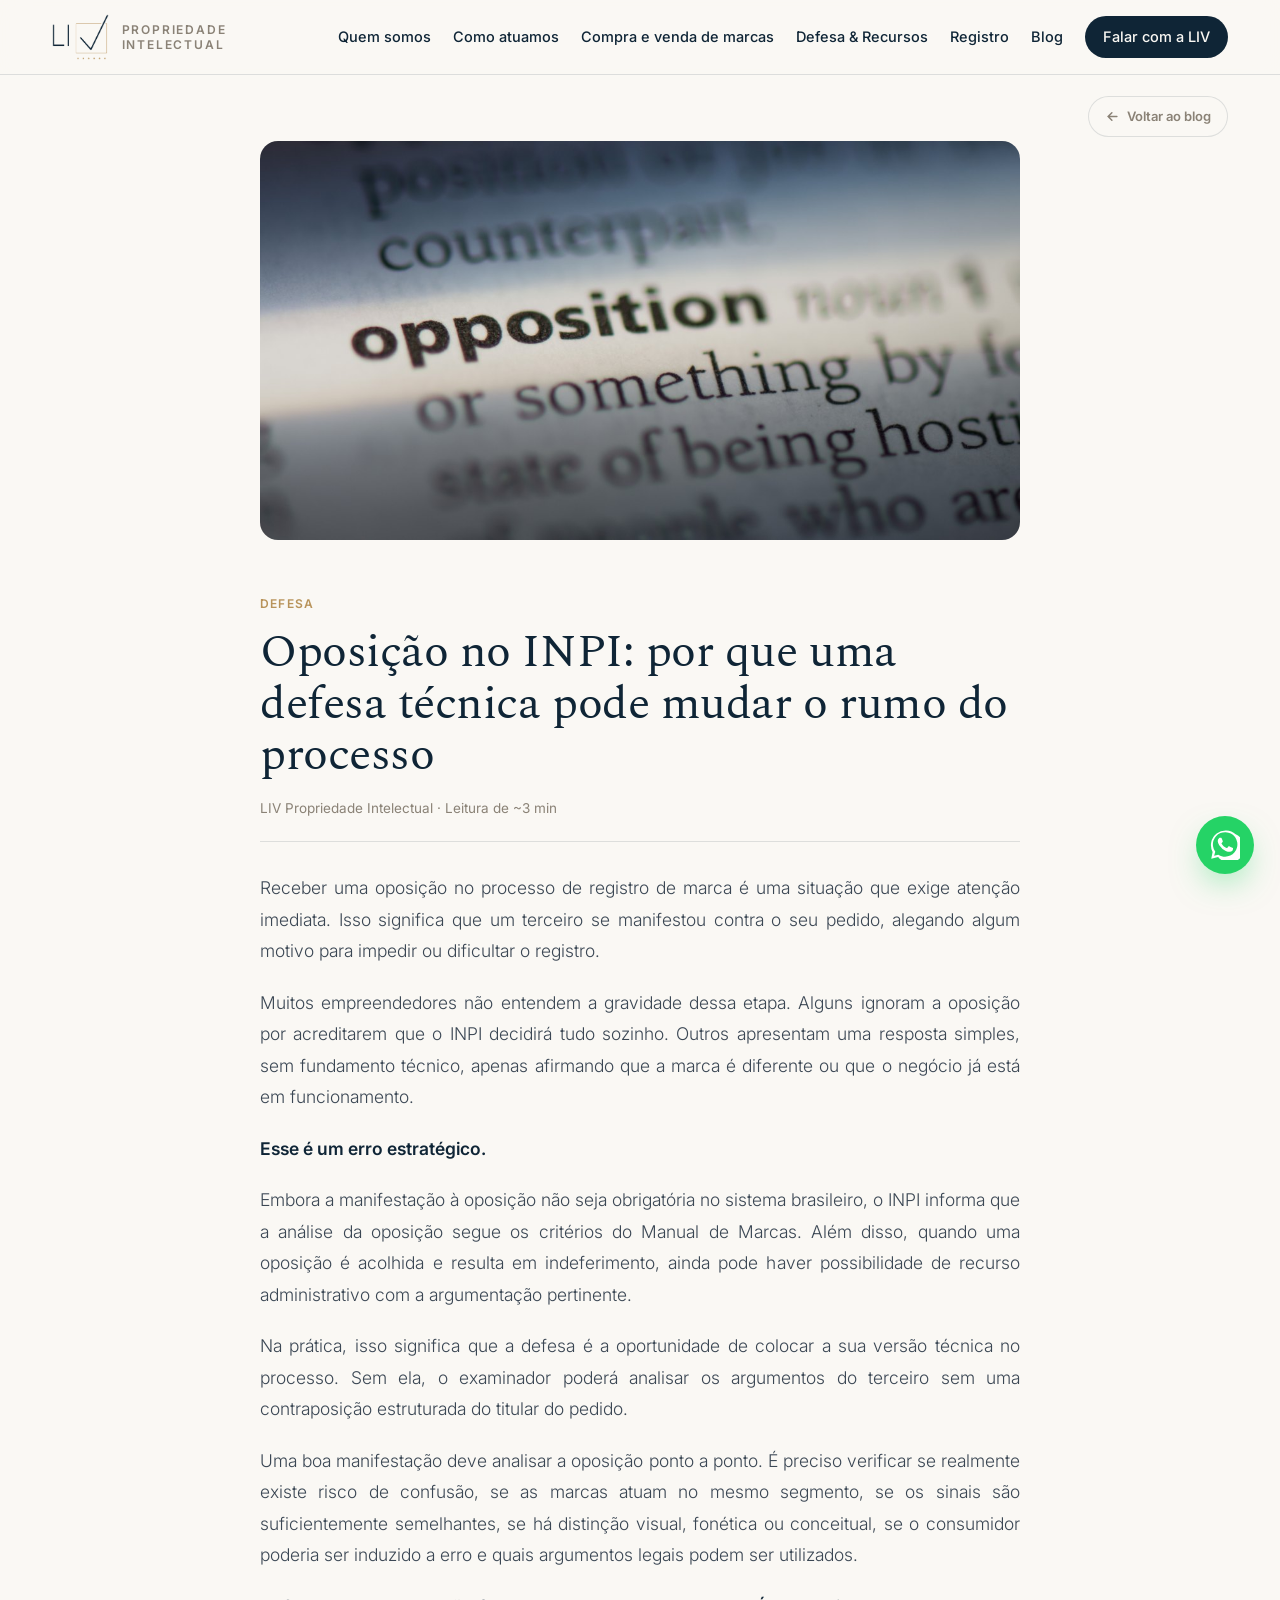
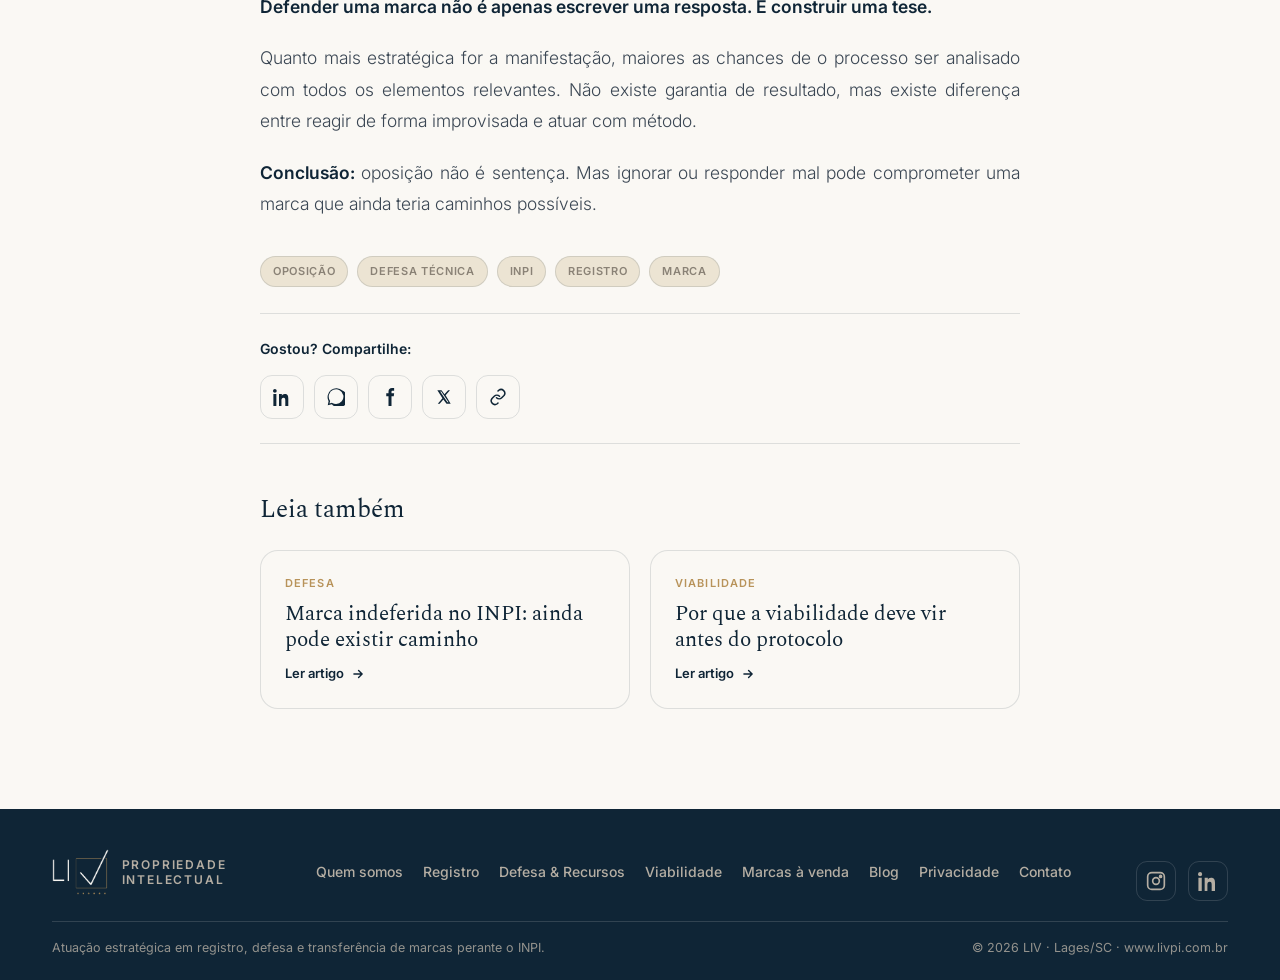
<file: artigo-oposicao-inpi.html>
<!DOCTYPE html>
<html lang="pt-BR">
<head>
<meta charset="UTF-8">
<meta name="viewport" content="width=device-width, initial-scale=1.0">
<!-- Google Tag Manager -->
<script>(function(w,d,s,l,i){w[l]=w[l]||[];w[l].push({'gtm.start':
new Date().getTime(),event:'gtm.js'});var f=d.getElementsByTagName(s)[0],
j=d.createElement(s),dl=l!='dataLayer'?'&l='+l:'';j.async=true;j.src=
'https://www.googletagmanager.com/gtm.js?id='+i+dl;f.parentNode.insertBefore(j,f);
})(window,document,'script','dataLayer','GTM-K8L9QW54');</script>
<!-- End Google Tag Manager -->
<title>Oposição no INPI: por que uma defesa técnica pode mudar o rumo · Blog LIV</title>
<meta name="description" content="Recebeu oposição no pedido de registro de marca? Entenda por que a manifestação técnica pode ser decisiva para proteger seu processo.">
<link rel="preconnect" href="https://fonts.googleapis.com">
<link rel="preconnect" href="https://fonts.gstatic.com" crossorigin>
<link href="https://fonts.googleapis.com/css2?family=Inter:wght@300;400;500;600;700&family=Spectral:ital,wght@0,400;0,500;0,600;0,700;1,400;1,500&display=swap" rel="stylesheet">
<link rel="stylesheet" href="blog-style.css">
</head>
<body>
<!-- Google Tag Manager (noscript) -->
<noscript><iframe src="https://www.googletagmanager.com/ns.html?id=GTM-K8L9QW54"
height="0" width="0" style="display:none;visibility:hidden"></iframe></noscript>
<!-- End Google Tag Manager (noscript) -->


<header id="header">
  <div class="wrap nav">
    <a href="index.html" class="logo" aria-label="LIV Propriedade Intelectual">
      <img class="liv-mark" src="liv_mark_dark.png" alt="LIV">
      <span class="logo-txt">Propriedade Intelectual</span>
    </a>
    <nav class="nav-links" id="navLinks">
      <a href="quem-somos.html">Quem somos</a>
      <a href="index.html#atuacao">Como atuamos</a>
      <a href="marcas.html">Compra e venda de marcas</a>
      <a href="index.html#defesa">Defesa &amp; Recursos</a>
      <a href="index.html#registro">Registro</a>
      <a href="blog.html">Blog</a>
      <a href="#" class="btn btn-primary" id="navWa">Falar com a LIV</a>
    </nav>
    <button class="nav-toggle" id="navToggle" aria-label="Menu"><span></span><span></span><span></span></button>
  </div>
</header>

<section class="pad" style="padding-top:0;padding-bottom:40px">
  <div class="wrap">
    <div class="topbar"><a href="blog.html" class="back"><svg width="15" height="15" viewBox="0 0 24 24" fill="none" stroke="currentColor" stroke-width="2.4" stroke-linecap="round"><path d="M19 12H5M11 18l-6-6 6-6"/></svg> Voltar ao blog</a></div>
    <article class="article">
      <img class="article-cover" src="cover-4.jpg" alt="Definição da palavra “opposition” em um dicionário">
      <div class="article-head">
        <span class="cat">Defesa</span>
        <h1>Oposição no INPI: por que uma defesa técnica pode mudar o rumo do processo</h1>
        <div class="meta">LIV Propriedade Intelectual · Leitura de ~3 min</div>
      </div>
      <div class="article-body">
        <p>Receber uma oposição no processo de registro de marca é uma situação que exige atenção imediata. Isso significa que um terceiro se manifestou contra o seu pedido, alegando algum motivo para impedir ou dificultar o registro.</p>
        <p>Muitos empreendedores não entendem a gravidade dessa etapa. Alguns ignoram a oposição por acreditarem que o INPI decidirá tudo sozinho. Outros apresentam uma resposta simples, sem fundamento técnico, apenas afirmando que a marca é diferente ou que o negócio já está em funcionamento.</p>
        <p><strong>Esse é um erro estratégico.</strong></p>
        <p>Embora a manifestação à oposição não seja obrigatória no sistema brasileiro, o INPI informa que a análise da oposição segue os critérios do Manual de Marcas. Além disso, quando uma oposição é acolhida e resulta em indeferimento, ainda pode haver possibilidade de recurso administrativo com a argumentação pertinente.</p>
        <p>Na prática, isso significa que a defesa é a oportunidade de colocar a sua versão técnica no processo. Sem ela, o examinador poderá analisar os argumentos do terceiro sem uma contraposição estruturada do titular do pedido.</p>
        <p>Uma boa manifestação deve analisar a oposição ponto a ponto. É preciso verificar se realmente existe risco de confusão, se as marcas atuam no mesmo segmento, se os sinais são suficientemente semelhantes, se há distinção visual, fonética ou conceitual, se o consumidor poderia ser induzido a erro e quais argumentos legais podem ser utilizados.</p>
        <p><strong>Defender uma marca não é apenas escrever uma resposta. É construir uma tese.</strong></p>
        <p>Quanto mais estratégica for a manifestação, maiores as chances de o processo ser analisado com todos os elementos relevantes. Não existe garantia de resultado, mas existe diferença entre reagir de forma improvisada e atuar com método.</p>
        <p><strong>Conclusão:</strong> oposição não é sentença. Mas ignorar ou responder mal pode comprometer uma marca que ainda teria caminhos possíveis.</p>
      </div>

      <div class="tags">
        <span class="tag">Oposição</span><span class="tag">Defesa técnica</span><span class="tag">INPI</span><span class="tag">Registro</span><span class="tag">Marca</span>
      </div>

      <div class="share">
        <div class="lbl">Gostou? Compartilhe:</div>
        <div class="share-icons">
          <a id="shLi" aria-label="LinkedIn" target="_blank" rel="noopener"><svg width="18" height="18" viewBox="0 0 24 24" fill="currentColor"><path d="M4.98 3.5A2.5 2.5 0 1 1 0 3.5a2.5 2.5 0 0 1 4.98 0zM.5 8h4V24h-4zM8 8h3.8v2.2h.05c.53-1 1.83-2.2 3.77-2.2 4.03 0 4.78 2.65 4.78 6.1V24h-4v-7.1c0-1.7-.03-3.9-2.38-3.9-2.38 0-2.75 1.86-2.75 3.78V24H8z"/></svg></a>
          <a id="shWa" aria-label="WhatsApp" target="_blank" rel="noopener"><svg width="18" height="18" viewBox="0 0 24 24" fill="currentColor"><path d="M20.5 3.4A11.8 11.8 0 0 0 2.1 17.6L1 23l5.5-1.4A11.8 11.8 0 1 0 20.5 3.4zM12 21.3c-1.8 0-3.5-.5-5-1.4l-.4-.2-3.3.9.9-3.2-.2-.4a9.8 9.8 0 1 1 8 4.3z"/></svg></a>
          <a id="shFb" aria-label="Facebook" target="_blank" rel="noopener"><svg width="18" height="18" viewBox="0 0 24 24" fill="currentColor"><path d="M14 9h3l.5-4H14V3.2C14 2 14.3 1.5 15.5 1.5H17.5V-2H14.7C11.6-2 10-0.3 10 2.9V5H7v4h3v13h4z" transform="translate(0 2)"/></svg></a>
          <a id="shTw" aria-label="X" target="_blank" rel="noopener"><svg width="16" height="16" viewBox="0 0 24 24" fill="currentColor"><path d="M18.2 2H21l-6.6 7.5L22 22h-6.2l-4.8-6.3L5.5 22H2.7l7-8L2 2h6.3l4.4 5.8zm-1 18h1.6L7.9 3.7H6.2z"/></svg></a>
          <a id="shCopy" aria-label="Copiar link" style="cursor:pointer"><svg width="18" height="18" viewBox="0 0 24 24" fill="none" stroke="currentColor" stroke-width="2" stroke-linecap="round" stroke-linejoin="round"><path d="M10 13a5 5 0 0 0 7 0l3-3a5 5 0 0 0-7-7l-1 1"/><path d="M14 11a5 5 0 0 0-7 0l-3 3a5 5 0 0 0 7 7l1-1"/></svg></a>
        </div>
      </div>

      <div class="leia">
        <h2>Leia também</h2>
        <div class="leia-grid">
          <a class="post" href="artigo-marca-indeferida.html"><div class="body"><span class="cat">Defesa</span><h3>Marca indeferida no INPI: ainda pode existir caminho</h3><span class="more">Ler artigo <svg width="14" height="14" viewBox="0 0 24 24" fill="none" stroke="currentColor" stroke-width="2.4" stroke-linecap="round"><path d="M5 12h14M13 6l6 6-6 6"/></svg></span></div></a>
          <a class="post" href="artigo-viabilidade.html"><div class="body"><span class="cat">Viabilidade</span><h3>Por que a viabilidade deve vir antes do protocolo</h3><span class="more">Ler artigo <svg width="14" height="14" viewBox="0 0 24 24" fill="none" stroke="currentColor" stroke-width="2.4" stroke-linecap="round"><path d="M5 12h14M13 6l6 6-6 6"/></svg></span></div></a>
        </div>
      </div>
    </article>
  </div>
</section>

<footer>
  <div class="wrap">
    <div class="foot-min">
      <a href="index.html" class="logo" aria-label="LIV Propriedade Intelectual">
        <img class="liv-mark" src="liv_mark_light.png" alt="LIV">
        <span class="logo-txt">Propriedade Intelectual</span>
      </a>
      <nav class="foot-links">
        <a href="quem-somos.html">Quem somos</a>
        <a href="index.html#registro">Registro</a>
        <a href="index.html#defesa">Defesa &amp; Recursos</a>
        <a href="index.html#viabilidade">Viabilidade</a>
        <a href="marcas.html">Marcas à venda</a>
        <a href="blog.html">Blog</a>
        <a href="privacidade.html">Privacidade</a>
        <a href="#" id="footWa">Contato</a>
      </nav>
      <div class="foot-social">
        <a href="https://www.instagram.com/liv.propriedadeintelectual" target="_blank" rel="noopener" aria-label="Instagram"><svg width="20" height="20" viewBox="0 0 24 24" fill="none" stroke="currentColor" stroke-width="2"><rect x="2" y="2" width="20" height="20" rx="5"/><circle cx="12" cy="12" r="4"/><circle cx="17.5" cy="6.5" r="1.2" fill="currentColor"/></svg></a>
        <a href="https://www.linkedin.com/company/134894017/" target="_blank" rel="noopener" aria-label="LinkedIn"><svg width="20" height="20" viewBox="0 0 24 24" fill="currentColor"><path d="M4.98 3.5A2.5 2.5 0 1 1 0 3.5a2.5 2.5 0 0 1 4.98 0zM.5 8h4V24h-4zM8 8h3.8v2.2h.05c.53-1 1.83-2.2 3.77-2.2 4.03 0 4.78 2.65 4.78 6.1V24h-4v-7.1c0-1.7-.03-3.9-2.38-3.9-2.38 0-2.75 1.86-2.75 3.78V24H8z"/></svg></a>
      </div>
    </div>
    <div class="foot-base">
      <span>Atuação estratégica em registro, defesa e transferência de marcas perante o INPI.</span>
      <span>© 2026 LIV · Lages/SC · www.livpi.com.br</span>
    </div>
  </div>
</footer>

<a href="#" class="wa-float" id="waFloat" aria-label="WhatsApp"><svg width="30" height="30" viewBox="0 0 24 24" fill="#fff"><path d="M20.5 3.4A11.8 11.8 0 0 0 2.1 17.6L1 23l5.5-1.4A11.8 11.8 0 1 0 20.5 3.4zM12 21.3c-1.8 0-3.5-.5-5-1.4l-.4-.2-3.3.9.9-3.2-.2-.4a9.8 9.8 0 1 1 8 4.3zm5.4-7.3c-.3-.1-1.8-.9-2-1s-.5-.1-.7.1-.8 1-.9 1.2-.3.2-.5.1a8 8 0 0 1-2.4-1.5 9 9 0 0 1-1.6-2c-.2-.3 0-.4.1-.6l.5-.5.3-.5v-.5l-.9-2.2c-.2-.5-.5-.5-.7-.5h-.6c-.2 0-.5.1-.8.4a3.4 3.4 0 0 0-1 2.5 5.9 5.9 0 0 0 1.2 3.1 13.4 13.4 0 0 0 5.2 4.6c.7.3 1.3.5 1.7.6.7.2 1.4.2 1.9.1.6-.1 1.8-.7 2-1.4s.3-1.3.2-1.4-.2-.2-.5-.4z"/></svg></a>

<script>
const WHATSAPP="5549999647004";
const waBase=msg=>`https://wa.me/${WHATSAPP}?text=${encodeURIComponent(msg)}`;
const t=document.getElementById('navToggle'),l=document.getElementById('navLinks');
t.addEventListener('click',()=>l.classList.toggle('open'));
['navWa','footWa','waFoot','waFloat'].forEach(id=>{const el=document.getElementById(id);if(el)el.href=waBase("Olá! Vim pelo blog da LIV e gostaria de falar com um especialista.");});
const cta=document.getElementById('ctaWa');if(cta)cta.href=waBase("Olá! Recebi uma oposição no INPI e quero uma defesa técnica com a LIV.");
const U=encodeURIComponent(location.href),T=encodeURIComponent(document.title);
const set=(id,url)=>{const el=document.getElementById(id);if(el)el.href=url;};
set('shLi',`https://www.linkedin.com/sharing/share-offsite/?url=${U}`);
set('shWa',`https://wa.me/?text=${T}%20${U}`);
set('shFb',`https://www.facebook.com/sharer/sharer.php?u=${U}`);
set('shTw',`https://twitter.com/intent/tweet?url=${U}&text=${T}`);
const c=document.getElementById('shCopy');if(c)c.addEventListener('click',()=>{navigator.clipboard&&navigator.clipboard.writeText(location.href);c.style.color='#3FD17A';setTimeout(()=>c.style.color='',1200);});
</script>
<script defer src="eventos.js"></script>
</body>
</html>
</file>
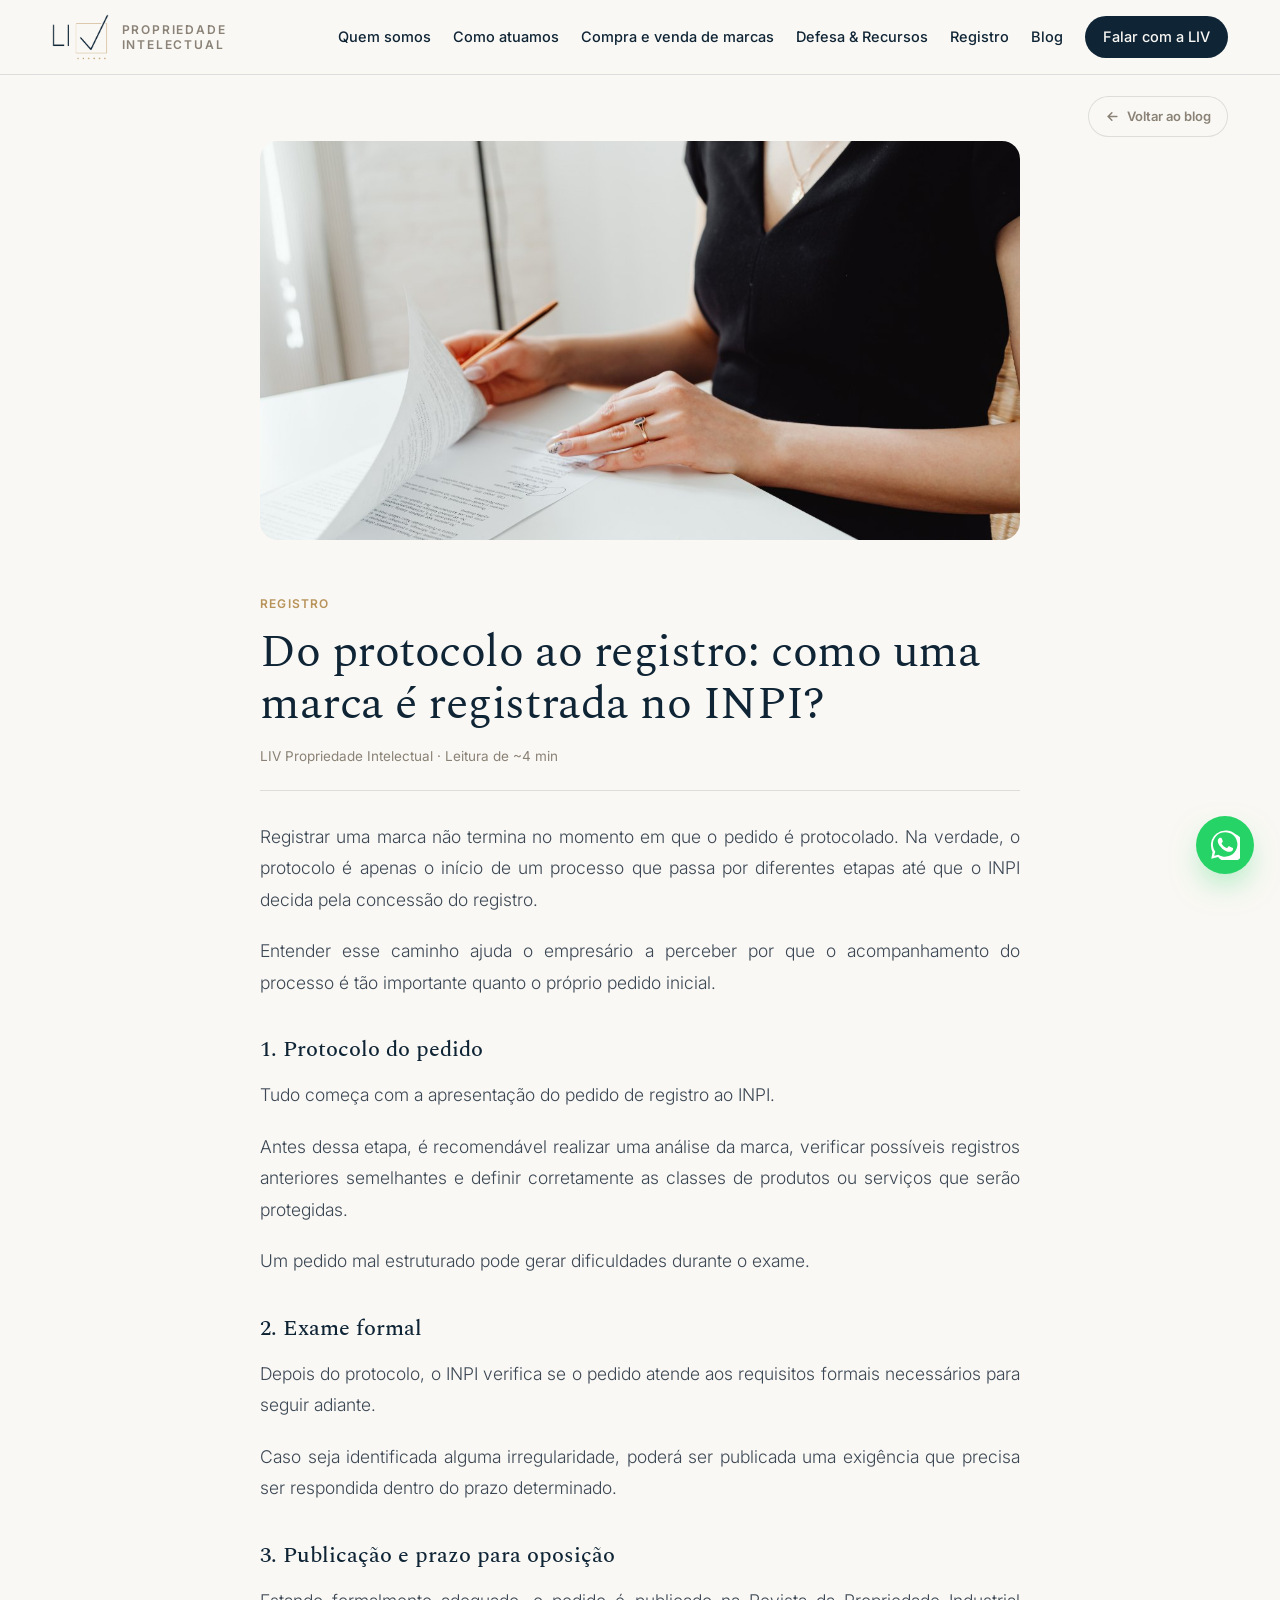
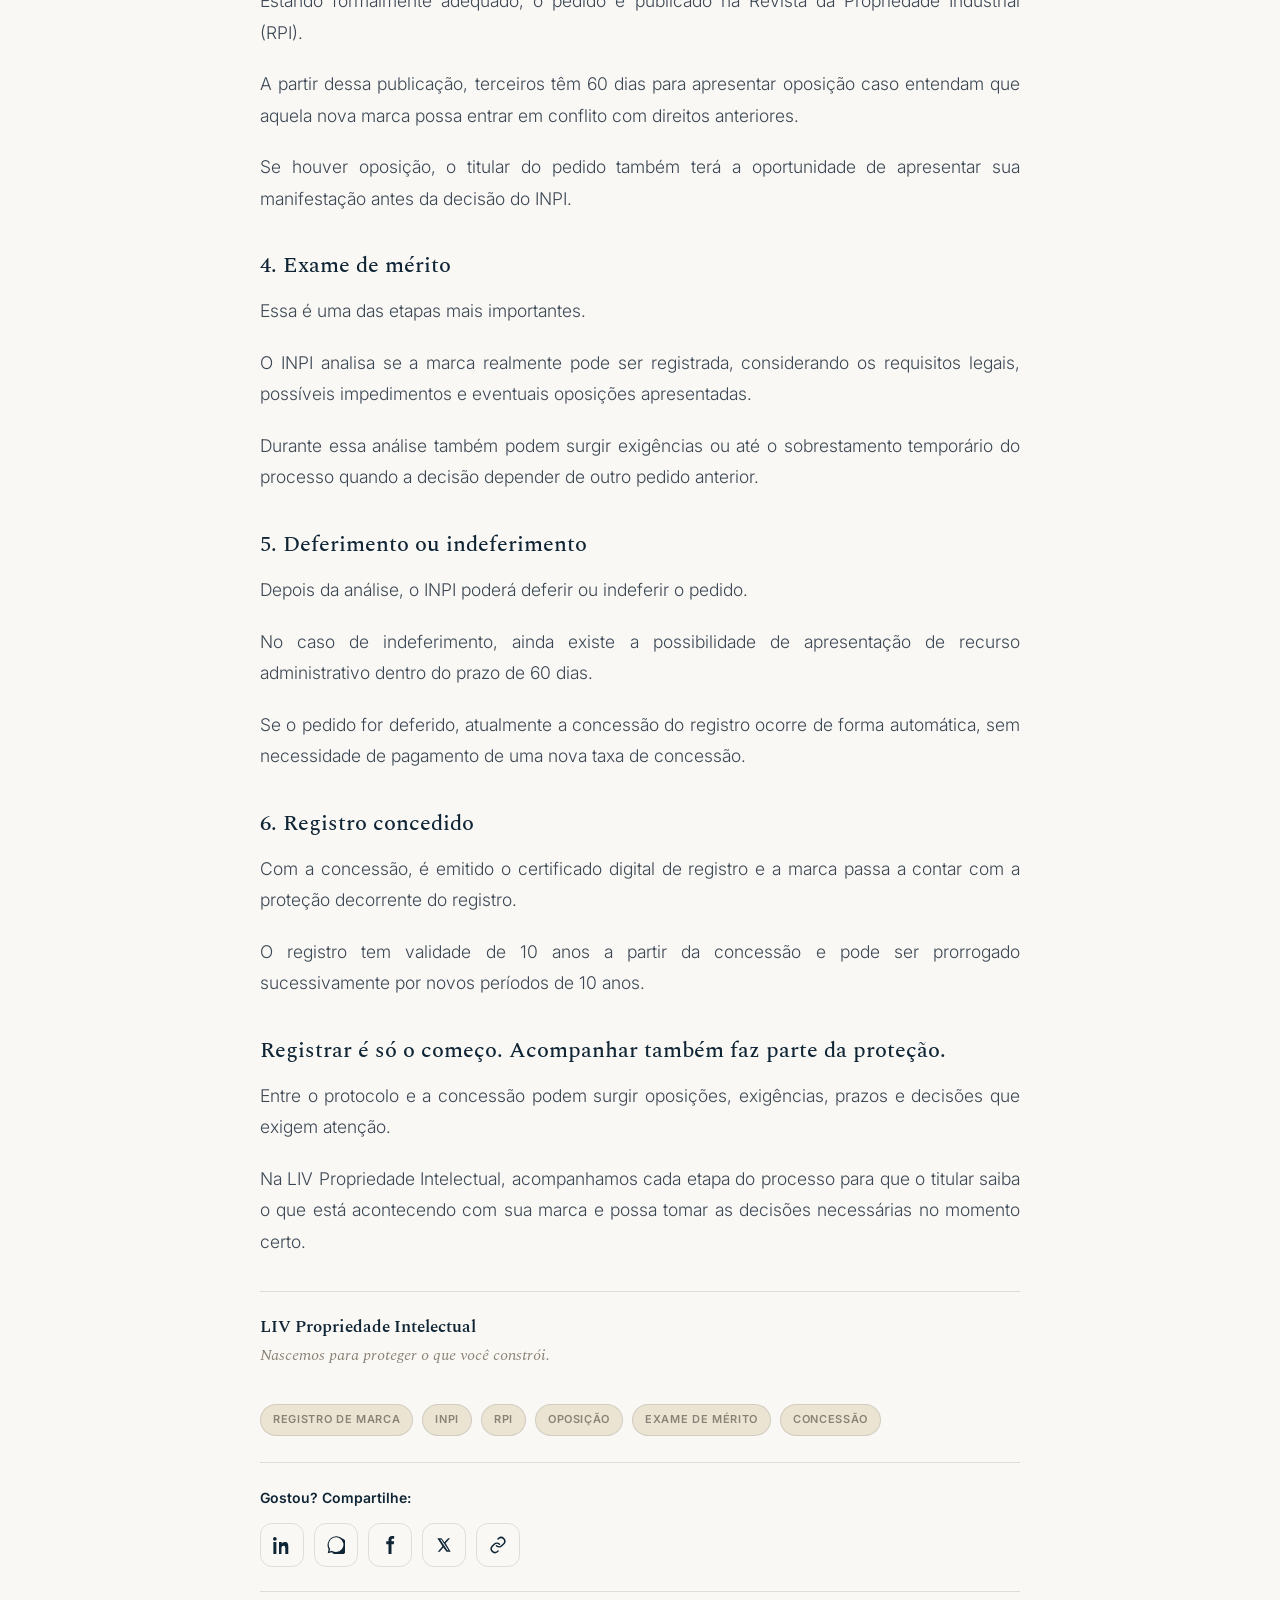
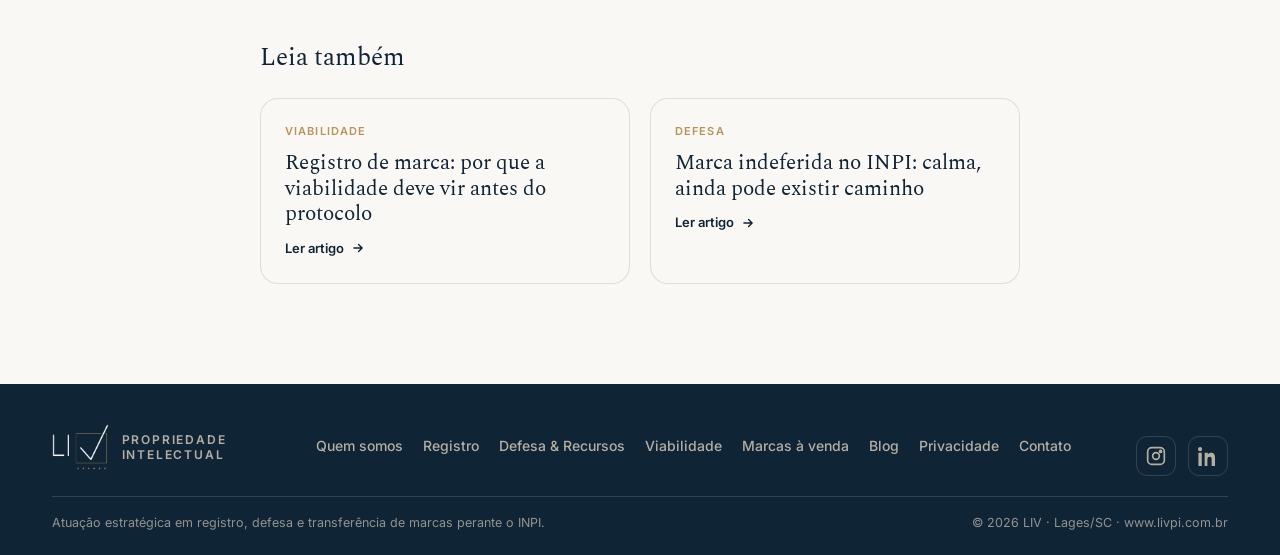
<file: artigo-processo-registro.html>
<!DOCTYPE html>
<html lang="pt-BR">
<head>
<meta charset="UTF-8">
<meta name="viewport" content="width=device-width, initial-scale=1.0">
<!-- Google Tag Manager -->
<script>(function(w,d,s,l,i){w[l]=w[l]||[];w[l].push({'gtm.start':
new Date().getTime(),event:'gtm.js'});var f=d.getElementsByTagName(s)[0],
j=d.createElement(s),dl=l!='dataLayer'?'&l='+l:'';j.async=true;j.src=
'https://www.googletagmanager.com/gtm.js?id='+i+dl;f.parentNode.insertBefore(j,f);
})(window,document,'script','dataLayer','GTM-K8L9QW54');</script>
<!-- End Google Tag Manager -->
<title>Do protocolo ao registro: como uma marca é registrada no INPI? · Blog LIV</title>
<meta name="description" content="Conheça as etapas do processo de registro de marca no INPI: protocolo, exame formal, publicação na RPI, oposição, exame de mérito, deferimento e concessão.">
<link rel="preconnect" href="https://fonts.googleapis.com">
<link rel="preconnect" href="https://fonts.gstatic.com" crossorigin>
<link href="https://fonts.googleapis.com/css2?family=Inter:wght@300;400;500;600;700&family=Spectral:ital,wght@0,400;0,500;0,600;0,700;1,400;1,500&display=swap" rel="stylesheet">
<link rel="stylesheet" href="blog-style.css">
<style>
.article-body h2{font-family:var(--serif);font-weight:500;font-size:22px;color:var(--midnight);margin:34px 0 12px}
.article-body .assin{margin-top:34px;border-top:1px solid var(--line);padding-top:22px}
.article-body .assin b{display:block;font-family:var(--serif);font-weight:600;font-size:17px;color:var(--midnight)}
.article-body .assin span{font-family:var(--serif);font-style:italic;font-size:15.5px;color:var(--stone)}
</style>
</head>
<body>
<!-- Google Tag Manager (noscript) -->
<noscript><iframe src="https://www.googletagmanager.com/ns.html?id=GTM-K8L9QW54"
height="0" width="0" style="display:none;visibility:hidden"></iframe></noscript>
<!-- End Google Tag Manager (noscript) -->


<header id="header">
  <div class="wrap nav">
    <a href="index.html" class="logo" aria-label="LIV Propriedade Intelectual">
      <img class="liv-mark" src="liv_mark_dark.png" alt="LIV">
      <span class="logo-txt">Propriedade Intelectual</span>
    </a>
    <nav class="nav-links" id="navLinks">
      <a href="quem-somos.html">Quem somos</a>
      <a href="index.html#atuacao">Como atuamos</a>
      <a href="marcas.html">Compra e venda de marcas</a>
      <a href="index.html#defesa">Defesa &amp; Recursos</a>
      <a href="index.html#registro">Registro</a>
      <a href="blog.html">Blog</a>
      <a href="#" class="btn btn-primary" id="navWa">Falar com a LIV</a>
    </nav>
    <button class="nav-toggle" id="navToggle" aria-label="Menu"><span></span><span></span><span></span></button>
  </div>
</header>

<section class="pad" style="padding-top:0;padding-bottom:40px">
  <div class="wrap">
    <div class="topbar"><a href="blog.html" class="back"><svg width="15" height="15" viewBox="0 0 24 24" fill="none" stroke="currentColor" stroke-width="2.4" stroke-linecap="round"><path d="M19 12H5M11 18l-6-6 6-6"/></svg> Voltar ao blog</a></div>
    <article class="article">
      <img class="article-cover" src="cover-6.jpg" alt="Pessoa revisando e assinando um documento sobre a mesa">
      <div class="article-head">
        <span class="cat">Registro</span>
        <h1>Do protocolo ao registro: como uma marca é registrada no INPI?</h1>
        <div class="meta">LIV Propriedade Intelectual · Leitura de ~4 min</div>
      </div>
      <div class="article-body">
        <p>Registrar uma marca não termina no momento em que o pedido é protocolado. Na verdade, o protocolo é apenas o início de um processo que passa por diferentes etapas até que o INPI decida pela concessão do registro.</p>
        <p>Entender esse caminho ajuda o empresário a perceber por que o acompanhamento do processo é tão importante quanto o próprio pedido inicial.</p>

        <h2>1. Protocolo do pedido</h2>
        <p>Tudo começa com a apresentação do pedido de registro ao INPI.</p>
        <p>Antes dessa etapa, é recomendável realizar uma análise da marca, verificar possíveis registros anteriores semelhantes e definir corretamente as classes de produtos ou serviços que serão protegidas.</p>
        <p>Um pedido mal estruturado pode gerar dificuldades durante o exame.</p>

        <h2>2. Exame formal</h2>
        <p>Depois do protocolo, o INPI verifica se o pedido atende aos requisitos formais necessários para seguir adiante.</p>
        <p>Caso seja identificada alguma irregularidade, poderá ser publicada uma exigência que precisa ser respondida dentro do prazo determinado.</p>

        <h2>3. Publicação e prazo para oposição</h2>
        <p>Estando formalmente adequado, o pedido é publicado na Revista da Propriedade Industrial (RPI).</p>
        <p>A partir dessa publicação, terceiros têm 60 dias para apresentar oposição caso entendam que aquela nova marca possa entrar em conflito com direitos anteriores.</p>
        <p>Se houver oposição, o titular do pedido também terá a oportunidade de apresentar sua manifestação antes da decisão do INPI.</p>

        <h2>4. Exame de mérito</h2>
        <p>Essa é uma das etapas mais importantes.</p>
        <p>O INPI analisa se a marca realmente pode ser registrada, considerando os requisitos legais, possíveis impedimentos e eventuais oposições apresentadas.</p>
        <p>Durante essa análise também podem surgir exigências ou até o sobrestamento temporário do processo quando a decisão depender de outro pedido anterior.</p>

        <h2>5. Deferimento ou indeferimento</h2>
        <p>Depois da análise, o INPI poderá deferir ou indeferir o pedido.</p>
        <p>No caso de indeferimento, ainda existe a possibilidade de apresentação de recurso administrativo dentro do prazo de 60 dias.</p>
        <p>Se o pedido for deferido, atualmente a concessão do registro ocorre de forma automática, sem necessidade de pagamento de uma nova taxa de concessão.</p>

        <h2>6. Registro concedido</h2>
        <p>Com a concessão, é emitido o certificado digital de registro e a marca passa a contar com a proteção decorrente do registro.</p>
        <p>O registro tem validade de 10 anos a partir da concessão e pode ser prorrogado sucessivamente por novos períodos de 10 anos.</p>

        <h2>Registrar é só o começo. Acompanhar também faz parte da proteção.</h2>
        <p>Entre o protocolo e a concessão podem surgir oposições, exigências, prazos e decisões que exigem atenção.</p>
        <p>Na LIV Propriedade Intelectual, acompanhamos cada etapa do processo para que o titular saiba o que está acontecendo com sua marca e possa tomar as decisões necessárias no momento certo.</p>

        <div class="assin">
          <b>LIV Propriedade Intelectual</b>
          <span>Nascemos para proteger o que você constrói.</span>
        </div>
      </div>

      <div class="tags">
        <span class="tag">Registro de marca</span><span class="tag">INPI</span><span class="tag">RPI</span><span class="tag">Oposição</span><span class="tag">Exame de mérito</span><span class="tag">Concessão</span>
      </div>

      <div class="share">
        <div class="lbl">Gostou? Compartilhe:</div>
        <div class="share-icons">
          <a id="shLi" aria-label="LinkedIn" target="_blank" rel="noopener"><svg width="18" height="18" viewBox="0 0 24 24" fill="currentColor"><path d="M4.98 3.5A2.5 2.5 0 1 1 0 3.5a2.5 2.5 0 0 1 4.98 0zM.5 8h4V24h-4zM8 8h3.8v2.2h.05c.53-1 1.83-2.2 3.77-2.2 4.03 0 4.78 2.65 4.78 6.1V24h-4v-7.1c0-1.7-.03-3.9-2.38-3.9-2.38 0-2.75 1.86-2.75 3.78V24H8z"/></svg></a>
          <a id="shWa" aria-label="WhatsApp" target="_blank" rel="noopener"><svg width="18" height="18" viewBox="0 0 24 24" fill="currentColor"><path d="M20.5 3.4A11.8 11.8 0 0 0 2.1 17.6L1 23l5.5-1.4A11.8 11.8 0 1 0 20.5 3.4zM12 21.3c-1.8 0-3.5-.5-5-1.4l-.4-.2-3.3.9.9-3.2-.2-.4a9.8 9.8 0 1 1 8 4.3z"/></svg></a>
          <a id="shFb" aria-label="Facebook" target="_blank" rel="noopener"><svg width="18" height="18" viewBox="0 0 24 24" fill="currentColor"><path d="M14 9h3l.5-4H14V3.2C14 2 14.3 1.5 15.5 1.5H17.5V-2H14.7C11.6-2 10-0.3 10 2.9V5H7v4h3v13h4z" transform="translate(0 2)"/></svg></a>
          <a id="shTw" aria-label="X" target="_blank" rel="noopener"><svg width="16" height="16" viewBox="0 0 24 24" fill="currentColor"><path d="M18.2 2H21l-6.6 7.5L22 22h-6.2l-4.8-6.3L5.5 22H2.7l7-8L2 2h6.3l4.4 5.8zm-1 18h1.6L7.9 3.7H6.2z"/></svg></a>
          <a id="shCopy" aria-label="Copiar link" style="cursor:pointer"><svg width="18" height="18" viewBox="0 0 24 24" fill="none" stroke="currentColor" stroke-width="2" stroke-linecap="round" stroke-linejoin="round"><path d="M10 13a5 5 0 0 0 7 0l3-3a5 5 0 0 0-7-7l-1 1"/><path d="M14 11a5 5 0 0 0-7 0l-3 3a5 5 0 0 0 7 7l1-1"/></svg></a>
        </div>
      </div>

      <div class="leia">
        <h2>Leia também</h2>
        <div class="leia-grid">
          <a class="post" href="artigo-viabilidade.html"><div class="body"><span class="cat">Viabilidade</span><h3>Registro de marca: por que a viabilidade deve vir antes do protocolo</h3><span class="more">Ler artigo <svg width="14" height="14" viewBox="0 0 24 24" fill="none" stroke="currentColor" stroke-width="2.4" stroke-linecap="round"><path d="M5 12h14M13 6l6 6-6 6"/></svg></span></div></a>
          <a class="post" href="artigo-marca-indeferida.html"><div class="body"><span class="cat">Defesa</span><h3>Marca indeferida no INPI: calma, ainda pode existir caminho</h3><span class="more">Ler artigo <svg width="14" height="14" viewBox="0 0 24 24" fill="none" stroke="currentColor" stroke-width="2.4" stroke-linecap="round"><path d="M5 12h14M13 6l6 6-6 6"/></svg></span></div></a>
        </div>
      </div>
    </article>
  </div>
</section>

<footer>
  <div class="wrap">
    <div class="foot-min">
      <a href="index.html" class="logo" aria-label="LIV Propriedade Intelectual">
        <img class="liv-mark" src="liv_mark_light.png" alt="LIV">
        <span class="logo-txt">Propriedade Intelectual</span>
      </a>
      <nav class="foot-links">
        <a href="quem-somos.html">Quem somos</a>
        <a href="index.html#registro">Registro</a>
        <a href="index.html#defesa">Defesa &amp; Recursos</a>
        <a href="index.html#viabilidade">Viabilidade</a>
        <a href="marcas.html">Marcas à venda</a>
        <a href="blog.html">Blog</a>
        <a href="privacidade.html">Privacidade</a>
        <a href="#" id="footWa">Contato</a>
      </nav>
      <div class="foot-social">
        <a href="https://www.instagram.com/liv.propriedadeintelectual" target="_blank" rel="noopener" aria-label="Instagram"><svg width="20" height="20" viewBox="0 0 24 24" fill="none" stroke="currentColor" stroke-width="2"><rect x="2" y="2" width="20" height="20" rx="5"/><circle cx="12" cy="12" r="4"/><circle cx="17.5" cy="6.5" r="1.2" fill="currentColor"/></svg></a>
        <a href="https://www.linkedin.com/company/134894017/" target="_blank" rel="noopener" aria-label="LinkedIn"><svg width="20" height="20" viewBox="0 0 24 24" fill="currentColor"><path d="M4.98 3.5A2.5 2.5 0 1 1 0 3.5a2.5 2.5 0 0 1 4.98 0zM.5 8h4V24h-4zM8 8h3.8v2.2h.05c.53-1 1.83-2.2 3.77-2.2 4.03 0 4.78 2.65 4.78 6.1V24h-4v-7.1c0-1.7-.03-3.9-2.38-3.9-2.38 0-2.75 1.86-2.75 3.78V24H8z"/></svg></a>
      </div>
    </div>
    <div class="foot-base">
      <span>Atuação estratégica em registro, defesa e transferência de marcas perante o INPI.</span>
      <span>© 2026 LIV · Lages/SC · www.livpi.com.br</span>
    </div>
  </div>
</footer>

<a href="#" class="wa-float" id="waFloat" aria-label="WhatsApp"><svg width="30" height="30" viewBox="0 0 24 24" fill="#fff"><path d="M20.5 3.4A11.8 11.8 0 0 0 2.1 17.6L1 23l5.5-1.4A11.8 11.8 0 1 0 20.5 3.4zM12 21.3c-1.8 0-3.5-.5-5-1.4l-.4-.2-3.3.9.9-3.2-.2-.4a9.8 9.8 0 1 1 8 4.3zm5.4-7.3c-.3-.1-1.8-.9-2-1s-.5-.1-.7.1-.8 1-.9 1.2-.3.2-.5.1a8 8 0 0 1-2.4-1.5 9 9 0 0 1-1.6-2c-.2-.3 0-.4.1-.6l.5-.5.3-.5v-.5l-.9-2.2c-.2-.5-.5-.5-.7-.5h-.6c-.2 0-.5.1-.8.4a3.4 3.4 0 0 0-1 2.5 5.9 5.9 0 0 0 1.2 3.1 13.4 13.4 0 0 0 5.2 4.6c.7.3 1.3.5 1.7.6.7.2 1.4.2 1.9.1.6-.1 1.8-.7 2-1.4s.3-1.3.2-1.4-.2-.2-.5-.4z"/></svg></a>

<script>
const WHATSAPP="5549999647004";
const waBase=msg=>`https://wa.me/${WHATSAPP}?text=${encodeURIComponent(msg)}`;
const t=document.getElementById('navToggle'),l=document.getElementById('navLinks');
t.addEventListener('click',()=>l.classList.toggle('open'));
['navWa','footWa','waFoot','waFloat'].forEach(id=>{const el=document.getElementById(id);if(el)el.href=waBase("Olá! Vim pelo blog da LIV e gostaria de falar com um especialista.");});
const U=encodeURIComponent(location.href),T=encodeURIComponent(document.title);
const set=(id,url)=>{const el=document.getElementById(id);if(el)el.href=url;};
set('shLi',`https://www.linkedin.com/sharing/share-offsite/?url=${U}`);
set('shWa',`https://wa.me/?text=${T}%20${U}`);
set('shFb',`https://www.facebook.com/sharer/sharer.php?u=${U}`);
set('shTw',`https://twitter.com/intent/tweet?url=${U}&text=${T}`);
const c=document.getElementById('shCopy');if(c)c.addEventListener('click',()=>{navigator.clipboard&&navigator.clipboard.writeText(location.href);c.style.color='#3FD17A';setTimeout(()=>c.style.color='',1200);});
</script>
<script defer src="eventos.js"></script>
</body>
</html>
</file>
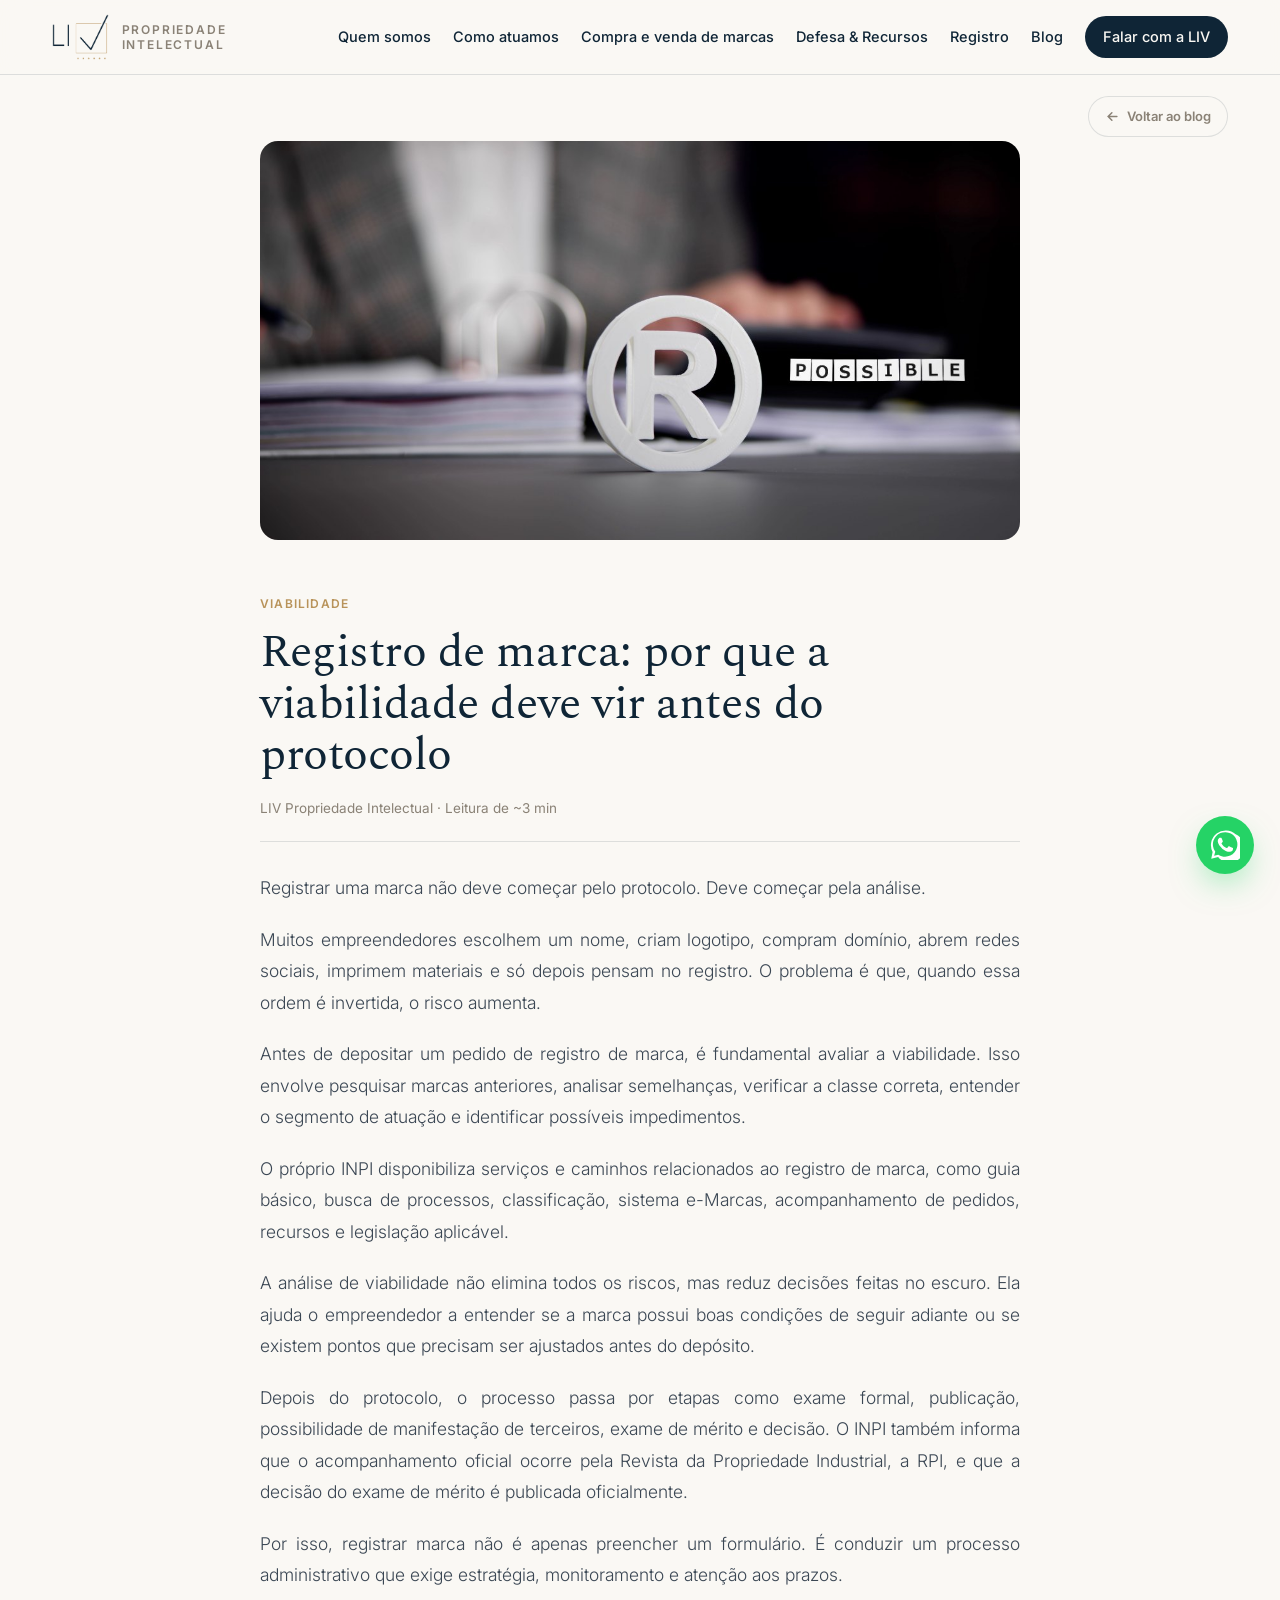
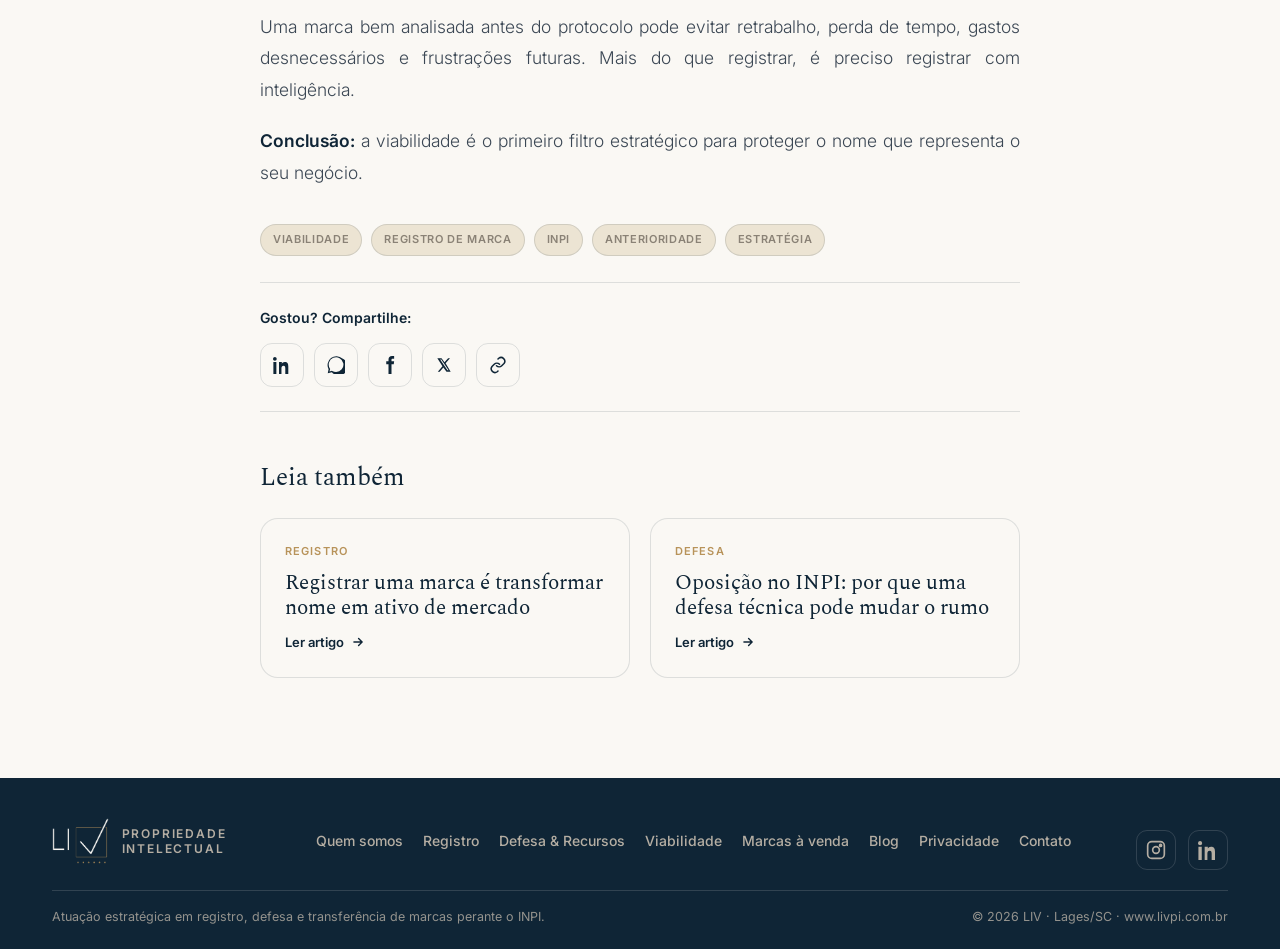
<file: artigo-viabilidade.html>
<!DOCTYPE html>
<html lang="pt-BR">
<head>
<meta charset="UTF-8">
<meta name="viewport" content="width=device-width, initial-scale=1.0">
<!-- Google Tag Manager -->
<script>(function(w,d,s,l,i){w[l]=w[l]||[];w[l].push({'gtm.start':
new Date().getTime(),event:'gtm.js'});var f=d.getElementsByTagName(s)[0],
j=d.createElement(s),dl=l!='dataLayer'?'&l='+l:'';j.async=true;j.src=
'https://www.googletagmanager.com/gtm.js?id='+i+dl;f.parentNode.insertBefore(j,f);
})(window,document,'script','dataLayer','GTM-K8L9QW54');</script>
<!-- End Google Tag Manager -->
<title>Registro de marca: por que a viabilidade deve vir antes do protocolo · Blog LIV</title>
<meta name="description" content="Antes de registrar uma marca no INPI, entenda por que a análise de viabilidade pode evitar prejuízos, atrasos e indeferimentos.">
<link rel="preconnect" href="https://fonts.googleapis.com">
<link rel="preconnect" href="https://fonts.gstatic.com" crossorigin>
<link href="https://fonts.googleapis.com/css2?family=Inter:wght@300;400;500;600;700&family=Spectral:ital,wght@0,400;0,500;0,600;0,700;1,400;1,500&display=swap" rel="stylesheet">
<link rel="stylesheet" href="blog-style.css">
</head>
<body>
<!-- Google Tag Manager (noscript) -->
<noscript><iframe src="https://www.googletagmanager.com/ns.html?id=GTM-K8L9QW54"
height="0" width="0" style="display:none;visibility:hidden"></iframe></noscript>
<!-- End Google Tag Manager (noscript) -->


<header id="header">
  <div class="wrap nav">
    <a href="index.html" class="logo" aria-label="LIV Propriedade Intelectual">
      <img class="liv-mark" src="liv_mark_dark.png" alt="LIV">
      <span class="logo-txt">Propriedade Intelectual</span>
    </a>
    <nav class="nav-links" id="navLinks">
      <a href="quem-somos.html">Quem somos</a>
      <a href="index.html#atuacao">Como atuamos</a>
      <a href="marcas.html">Compra e venda de marcas</a>
      <a href="index.html#defesa">Defesa &amp; Recursos</a>
      <a href="index.html#registro">Registro</a>
      <a href="blog.html">Blog</a>
      <a href="#" class="btn btn-primary" id="navWa">Falar com a LIV</a>
    </nav>
    <button class="nav-toggle" id="navToggle" aria-label="Menu"><span></span><span></span><span></span></button>
  </div>
</header>

<section class="pad" style="padding-top:0;padding-bottom:40px">
  <div class="wrap">
    <div class="topbar"><a href="blog.html" class="back"><svg width="15" height="15" viewBox="0 0 24 24" fill="none" stroke="currentColor" stroke-width="2.4" stroke-linecap="round"><path d="M19 12H5M11 18l-6-6 6-6"/></svg> Voltar ao blog</a></div>
    <article class="article">
      <img class="article-cover" src="cover-5.jpg" alt="Símbolo de marca registrada (R) com a palavra “possible”">
      <div class="article-head">
        <span class="cat">Viabilidade</span>
        <h1>Registro de marca: por que a viabilidade deve vir antes do protocolo</h1>
        <div class="meta">LIV Propriedade Intelectual · Leitura de ~3 min</div>
      </div>
      <div class="article-body">
        <p>Registrar uma marca não deve começar pelo protocolo. Deve começar pela análise.</p>
        <p>Muitos empreendedores escolhem um nome, criam logotipo, compram domínio, abrem redes sociais, imprimem materiais e só depois pensam no registro. O problema é que, quando essa ordem é invertida, o risco aumenta.</p>
        <p>Antes de depositar um pedido de registro de marca, é fundamental avaliar a viabilidade. Isso envolve pesquisar marcas anteriores, analisar semelhanças, verificar a classe correta, entender o segmento de atuação e identificar possíveis impedimentos.</p>
        <p>O próprio INPI disponibiliza serviços e caminhos relacionados ao registro de marca, como guia básico, busca de processos, classificação, sistema e-Marcas, acompanhamento de pedidos, recursos e legislação aplicável.</p>
        <p>A análise de viabilidade não elimina todos os riscos, mas reduz decisões feitas no escuro. Ela ajuda o empreendedor a entender se a marca possui boas condições de seguir adiante ou se existem pontos que precisam ser ajustados antes do depósito.</p>
        <p>Depois do protocolo, o processo passa por etapas como exame formal, publicação, possibilidade de manifestação de terceiros, exame de mérito e decisão. O INPI também informa que o acompanhamento oficial ocorre pela Revista da Propriedade Industrial, a RPI, e que a decisão do exame de mérito é publicada oficialmente.</p>
        <p>Por isso, registrar marca não é apenas preencher um formulário. É conduzir um processo administrativo que exige estratégia, monitoramento e atenção aos prazos.</p>
        <p>Uma marca bem analisada antes do protocolo pode evitar retrabalho, perda de tempo, gastos desnecessários e frustrações futuras. Mais do que registrar, é preciso registrar com inteligência.</p>
        <p><strong>Conclusão:</strong> a viabilidade é o primeiro filtro estratégico para proteger o nome que representa o seu negócio.</p>
      </div>

      <div class="tags">
        <span class="tag">Viabilidade</span><span class="tag">Registro de marca</span><span class="tag">INPI</span><span class="tag">Anterioridade</span><span class="tag">Estratégia</span>
      </div>

      <div class="share">
        <div class="lbl">Gostou? Compartilhe:</div>
        <div class="share-icons">
          <a id="shLi" aria-label="LinkedIn" target="_blank" rel="noopener"><svg width="18" height="18" viewBox="0 0 24 24" fill="currentColor"><path d="M4.98 3.5A2.5 2.5 0 1 1 0 3.5a2.5 2.5 0 0 1 4.98 0zM.5 8h4V24h-4zM8 8h3.8v2.2h.05c.53-1 1.83-2.2 3.77-2.2 4.03 0 4.78 2.65 4.78 6.1V24h-4v-7.1c0-1.7-.03-3.9-2.38-3.9-2.38 0-2.75 1.86-2.75 3.78V24H8z"/></svg></a>
          <a id="shWa" aria-label="WhatsApp" target="_blank" rel="noopener"><svg width="18" height="18" viewBox="0 0 24 24" fill="currentColor"><path d="M20.5 3.4A11.8 11.8 0 0 0 2.1 17.6L1 23l5.5-1.4A11.8 11.8 0 1 0 20.5 3.4zM12 21.3c-1.8 0-3.5-.5-5-1.4l-.4-.2-3.3.9.9-3.2-.2-.4a9.8 9.8 0 1 1 8 4.3z"/></svg></a>
          <a id="shFb" aria-label="Facebook" target="_blank" rel="noopener"><svg width="18" height="18" viewBox="0 0 24 24" fill="currentColor"><path d="M14 9h3l.5-4H14V3.2C14 2 14.3 1.5 15.5 1.5H17.5V-2H14.7C11.6-2 10-0.3 10 2.9V5H7v4h3v13h4z" transform="translate(0 2)"/></svg></a>
          <a id="shTw" aria-label="X" target="_blank" rel="noopener"><svg width="16" height="16" viewBox="0 0 24 24" fill="currentColor"><path d="M18.2 2H21l-6.6 7.5L22 22h-6.2l-4.8-6.3L5.5 22H2.7l7-8L2 2h6.3l4.4 5.8zm-1 18h1.6L7.9 3.7H6.2z"/></svg></a>
          <a id="shCopy" aria-label="Copiar link" style="cursor:pointer"><svg width="18" height="18" viewBox="0 0 24 24" fill="none" stroke="currentColor" stroke-width="2" stroke-linecap="round" stroke-linejoin="round"><path d="M10 13a5 5 0 0 0 7 0l3-3a5 5 0 0 0-7-7l-1 1"/><path d="M14 11a5 5 0 0 0-7 0l-3 3a5 5 0 0 0 7 7l1-1"/></svg></a>
        </div>
      </div>

      <div class="leia">
        <h2>Leia também</h2>
        <div class="leia-grid">
          <a class="post" href="artigo-marca-ativo.html"><div class="body"><span class="cat">Registro</span><h3>Registrar uma marca é transformar nome em ativo de mercado</h3><span class="more">Ler artigo <svg width="14" height="14" viewBox="0 0 24 24" fill="none" stroke="currentColor" stroke-width="2.4" stroke-linecap="round"><path d="M5 12h14M13 6l6 6-6 6"/></svg></span></div></a>
          <a class="post" href="artigo-oposicao-inpi.html"><div class="body"><span class="cat">Defesa</span><h3>Oposição no INPI: por que uma defesa técnica pode mudar o rumo</h3><span class="more">Ler artigo <svg width="14" height="14" viewBox="0 0 24 24" fill="none" stroke="currentColor" stroke-width="2.4" stroke-linecap="round"><path d="M5 12h14M13 6l6 6-6 6"/></svg></span></div></a>
        </div>
      </div>
    </article>
  </div>
</section>

<footer>
  <div class="wrap">
    <div class="foot-min">
      <a href="index.html" class="logo" aria-label="LIV Propriedade Intelectual">
        <img class="liv-mark" src="liv_mark_light.png" alt="LIV">
        <span class="logo-txt">Propriedade Intelectual</span>
      </a>
      <nav class="foot-links">
        <a href="quem-somos.html">Quem somos</a>
        <a href="index.html#registro">Registro</a>
        <a href="index.html#defesa">Defesa &amp; Recursos</a>
        <a href="index.html#viabilidade">Viabilidade</a>
        <a href="marcas.html">Marcas à venda</a>
        <a href="blog.html">Blog</a>
        <a href="privacidade.html">Privacidade</a>
        <a href="#" id="footWa">Contato</a>
      </nav>
      <div class="foot-social">
        <a href="https://www.instagram.com/liv.propriedadeintelectual" target="_blank" rel="noopener" aria-label="Instagram"><svg width="20" height="20" viewBox="0 0 24 24" fill="none" stroke="currentColor" stroke-width="2"><rect x="2" y="2" width="20" height="20" rx="5"/><circle cx="12" cy="12" r="4"/><circle cx="17.5" cy="6.5" r="1.2" fill="currentColor"/></svg></a>
        <a href="https://www.linkedin.com/company/134894017/" target="_blank" rel="noopener" aria-label="LinkedIn"><svg width="20" height="20" viewBox="0 0 24 24" fill="currentColor"><path d="M4.98 3.5A2.5 2.5 0 1 1 0 3.5a2.5 2.5 0 0 1 4.98 0zM.5 8h4V24h-4zM8 8h3.8v2.2h.05c.53-1 1.83-2.2 3.77-2.2 4.03 0 4.78 2.65 4.78 6.1V24h-4v-7.1c0-1.7-.03-3.9-2.38-3.9-2.38 0-2.75 1.86-2.75 3.78V24H8z"/></svg></a>
      </div>
    </div>
    <div class="foot-base">
      <span>Atuação estratégica em registro, defesa e transferência de marcas perante o INPI.</span>
      <span>© 2026 LIV · Lages/SC · www.livpi.com.br</span>
    </div>
  </div>
</footer>

<a href="#" class="wa-float" id="waFloat" aria-label="WhatsApp"><svg width="30" height="30" viewBox="0 0 24 24" fill="#fff"><path d="M20.5 3.4A11.8 11.8 0 0 0 2.1 17.6L1 23l5.5-1.4A11.8 11.8 0 1 0 20.5 3.4zM12 21.3c-1.8 0-3.5-.5-5-1.4l-.4-.2-3.3.9.9-3.2-.2-.4a9.8 9.8 0 1 1 8 4.3zm5.4-7.3c-.3-.1-1.8-.9-2-1s-.5-.1-.7.1-.8 1-.9 1.2-.3.2-.5.1a8 8 0 0 1-2.4-1.5 9 9 0 0 1-1.6-2c-.2-.3 0-.4.1-.6l.5-.5.3-.5v-.5l-.9-2.2c-.2-.5-.5-.5-.7-.5h-.6c-.2 0-.5.1-.8.4a3.4 3.4 0 0 0-1 2.5 5.9 5.9 0 0 0 1.2 3.1 13.4 13.4 0 0 0 5.2 4.6c.7.3 1.3.5 1.7.6.7.2 1.4.2 1.9.1.6-.1 1.8-.7 2-1.4s.3-1.3.2-1.4-.2-.2-.5-.4z"/></svg></a>

<script>
const WHATSAPP="5549999647004";
const waBase=msg=>`https://wa.me/${WHATSAPP}?text=${encodeURIComponent(msg)}`;
const t=document.getElementById('navToggle'),l=document.getElementById('navLinks');
t.addEventListener('click',()=>l.classList.toggle('open'));
['navWa','footWa','waFoot','waFloat'].forEach(id=>{const el=document.getElementById(id);if(el)el.href=waBase("Olá! Vim pelo blog da LIV e gostaria de falar com um especialista.");});
const U=encodeURIComponent(location.href),T=encodeURIComponent(document.title);
const set=(id,url)=>{const el=document.getElementById(id);if(el)el.href=url;};
set('shLi',`https://www.linkedin.com/sharing/share-offsite/?url=${U}`);
set('shWa',`https://wa.me/?text=${T}%20${U}`);
set('shFb',`https://www.facebook.com/sharer/sharer.php?u=${U}`);
set('shTw',`https://twitter.com/intent/tweet?url=${U}&text=${T}`);
const c=document.getElementById('shCopy');if(c)c.addEventListener('click',()=>{navigator.clipboard&&navigator.clipboard.writeText(location.href);c.style.color='#3FD17A';setTimeout(()=>c.style.color='',1200);});
</script>
<script defer src="eventos.js"></script>
</body>
</html>
</file>
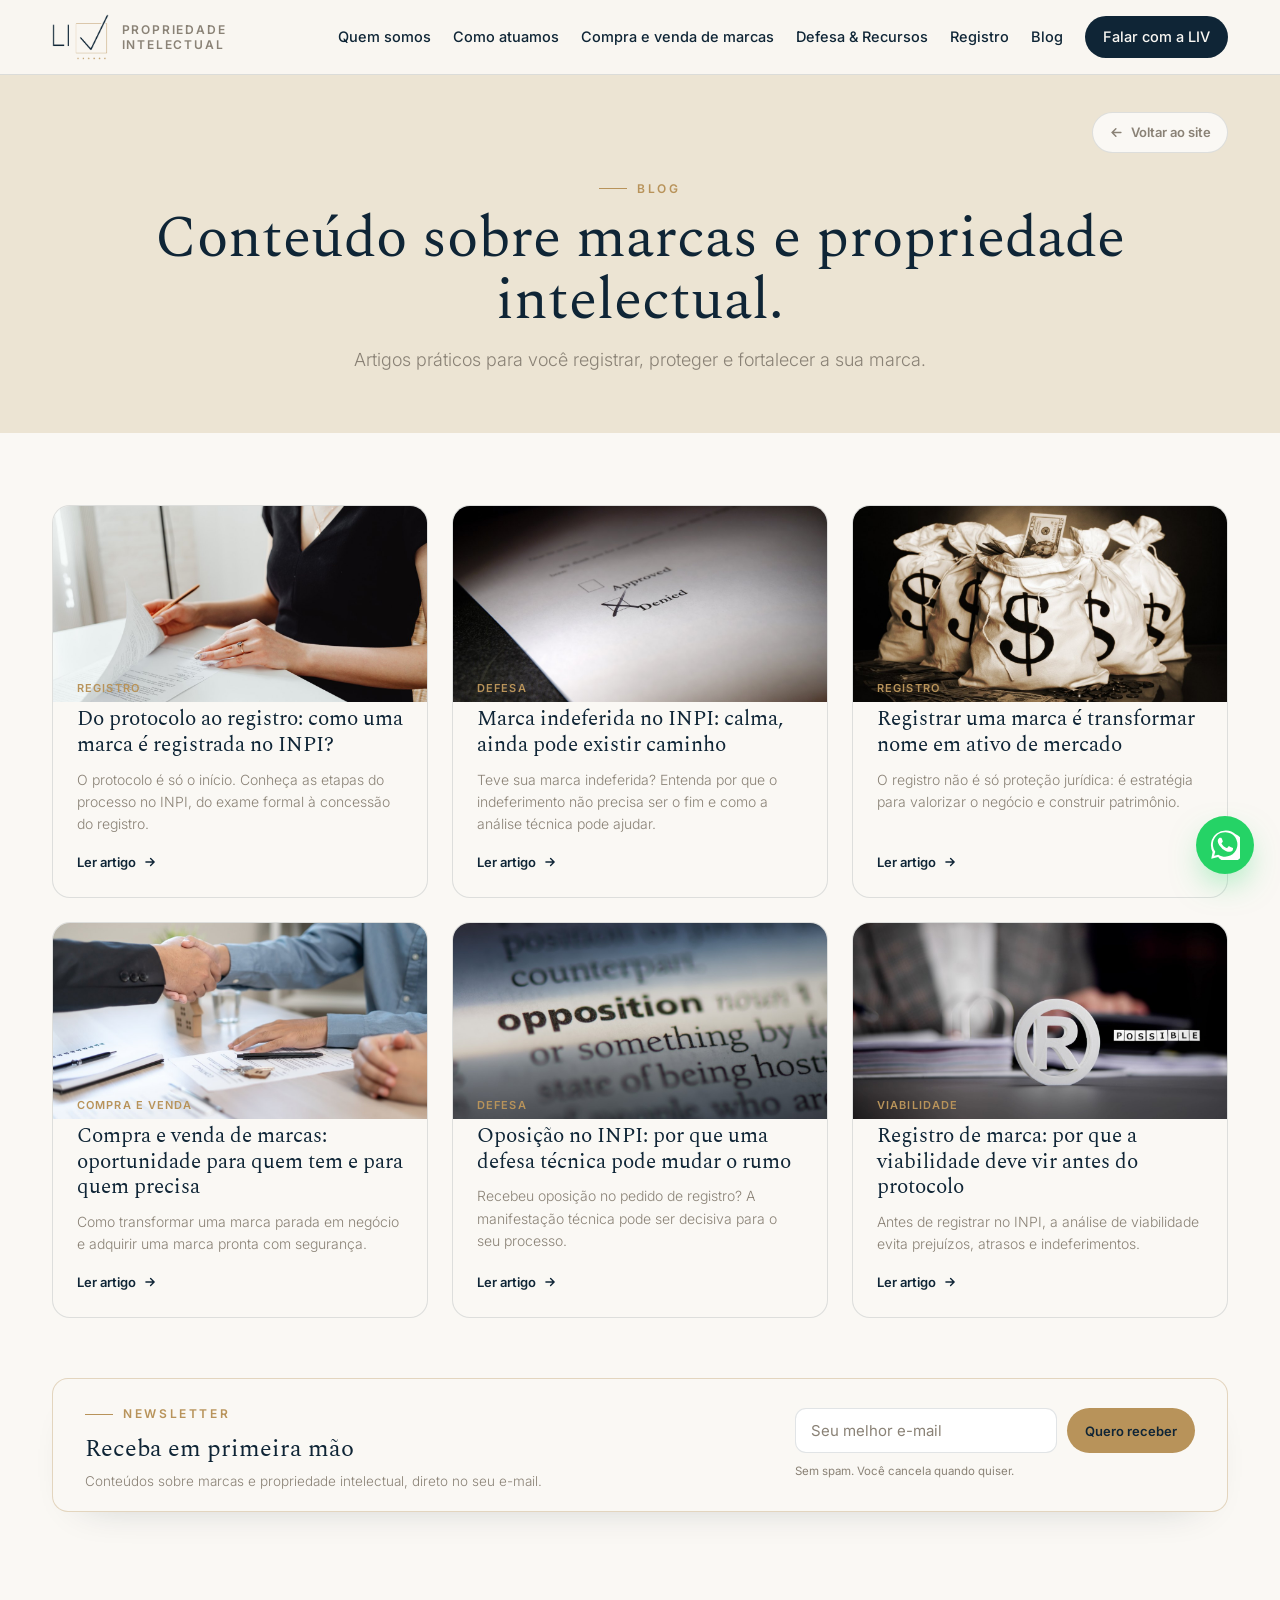
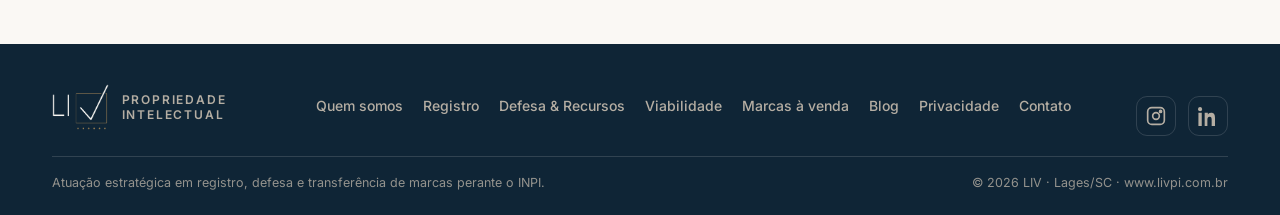
<file: blog.html>
<!DOCTYPE html>
<html lang="pt-BR">
<head>
<meta charset="UTF-8">
<meta name="viewport" content="width=device-width, initial-scale=1.0">
<!-- Google Tag Manager -->
<script>(function(w,d,s,l,i){w[l]=w[l]||[];w[l].push({'gtm.start':
new Date().getTime(),event:'gtm.js'});var f=d.getElementsByTagName(s)[0],
j=d.createElement(s),dl=l!='dataLayer'?'&l='+l:'';j.async=true;j.src=
'https://www.googletagmanager.com/gtm.js?id='+i+dl;f.parentNode.insertBefore(j,f);
})(window,document,'script','dataLayer','GTM-K8L9QW54');</script>
<!-- End Google Tag Manager -->
<title>Blog · LIV Propriedade Intelectual</title>
<meta name="description" content="Blog da LIV Propriedade Intelectual: conteúdo prático sobre registro, defesa, oposição, recursos e compra e venda de marcas no INPI.">
<link rel="preconnect" href="https://fonts.googleapis.com">
<link rel="preconnect" href="https://fonts.gstatic.com" crossorigin>
<link href="https://fonts.googleapis.com/css2?family=Inter:wght@300;400;500;600;700&family=Spectral:ital,wght@0,400;0,500;0,600;0,700;1,400;1,500&display=swap" rel="stylesheet">
<link rel="stylesheet" href="blog-style.css">
</head>
<body>
<!-- Google Tag Manager (noscript) -->
<noscript><iframe src="https://www.googletagmanager.com/ns.html?id=GTM-K8L9QW54"
height="0" width="0" style="display:none;visibility:hidden"></iframe></noscript>
<!-- End Google Tag Manager (noscript) -->


<!-- HEADER -->
<header id="header">
  <div class="wrap nav">
    <a href="index.html" class="logo" aria-label="LIV Propriedade Intelectual">
      <img class="liv-mark" src="liv_mark_dark.png" alt="LIV">
      <span class="logo-txt">Propriedade Intelectual</span>
    </a>
    <nav class="nav-links" id="navLinks">
      <a href="quem-somos.html">Quem somos</a>
      <a href="index.html#atuacao">Como atuamos</a>
      <a href="marcas.html">Compra e venda de marcas</a>
      <a href="index.html#defesa">Defesa &amp; Recursos</a>
      <a href="index.html#registro">Registro</a>
      <a href="blog.html">Blog</a>
      <a href="#" class="btn btn-primary" id="navWa">Falar com a LIV</a>
    </nav>
    <button class="nav-toggle" id="navToggle" aria-label="Menu"><span></span><span></span><span></span></button>
  </div>
</header>

<!-- PAGE HEAD -->
<section class="page-head">
  <div class="wrap">
    <div class="topbar"><a href="index.html" class="back"><svg width="15" height="15" viewBox="0 0 24 24" fill="none" stroke="currentColor" stroke-width="2.4" stroke-linecap="round"><path d="M19 12H5M11 18l-6-6 6-6"/></svg> Voltar ao site</a></div>
    <span class="eyebrow">Blog</span>
    <h1>Conteúdo sobre marcas e propriedade intelectual.</h1>
    <p>Artigos práticos para você registrar, proteger e fortalecer a sua marca.</p>
  </div>
</section>

<!-- ARTIGOS -->
<section class="pad">
  <div class="wrap">
    <div class="blog-grid">
      <a class="post reveal" href="artigo-processo-registro.html">
        <div class="cover"><img src="cover-6.jpg" alt=""></div>
        <div class="body"><span class="cat">Registro</span><h3>Do protocolo ao registro: como uma marca é registrada no INPI?</h3><p>O protocolo é só o início. Conheça as etapas do processo no INPI, do exame formal à concessão do registro.</p><span class="more">Ler artigo <svg width="14" height="14" viewBox="0 0 24 24" fill="none" stroke="currentColor" stroke-width="2.4" stroke-linecap="round"><path d="M5 12h14M13 6l6 6-6 6"/></svg></span></div>
      </a>
      <a class="post reveal" href="artigo-marca-indeferida.html" style="transition-delay:.06s">
        <div class="cover"><img src="cover-1.jpg" alt=""></div>
        <div class="body"><span class="cat">Defesa</span><h3>Marca indeferida no INPI: calma, ainda pode existir caminho</h3><p>Teve sua marca indeferida? Entenda por que o indeferimento não precisa ser o fim e como a análise técnica pode ajudar.</p><span class="more">Ler artigo <svg width="14" height="14" viewBox="0 0 24 24" fill="none" stroke="currentColor" stroke-width="2.4" stroke-linecap="round"><path d="M5 12h14M13 6l6 6-6 6"/></svg></span></div>
      </a>
      <a class="post reveal" href="artigo-marca-ativo.html" style="transition-delay:.12s">
        <div class="cover"><img src="cover-2.jpg" alt=""></div>
        <div class="body"><span class="cat">Registro</span><h3>Registrar uma marca é transformar nome em ativo de mercado</h3><p>O registro não é só proteção jurídica: é estratégia para valorizar o negócio e construir patrimônio.</p><span class="more">Ler artigo <svg width="14" height="14" viewBox="0 0 24 24" fill="none" stroke="currentColor" stroke-width="2.4" stroke-linecap="round"><path d="M5 12h14M13 6l6 6-6 6"/></svg></span></div>
      </a>
      <a class="post reveal" href="artigo-compra-venda-marcas.html">
        <div class="cover"><img src="cover-3.jpg" alt=""></div>
        <div class="body"><span class="cat">Compra e venda</span><h3>Compra e venda de marcas: oportunidade para quem tem e para quem precisa</h3><p>Como transformar uma marca parada em negócio e adquirir uma marca pronta com segurança.</p><span class="more">Ler artigo <svg width="14" height="14" viewBox="0 0 24 24" fill="none" stroke="currentColor" stroke-width="2.4" stroke-linecap="round"><path d="M5 12h14M13 6l6 6-6 6"/></svg></span></div>
      </a>
      <a class="post reveal" href="artigo-oposicao-inpi.html" style="transition-delay:.06s">
        <div class="cover"><img src="cover-4.jpg" alt=""></div>
        <div class="body"><span class="cat">Defesa</span><h3>Oposição no INPI: por que uma defesa técnica pode mudar o rumo</h3><p>Recebeu oposição no pedido de registro? A manifestação técnica pode ser decisiva para o seu processo.</p><span class="more">Ler artigo <svg width="14" height="14" viewBox="0 0 24 24" fill="none" stroke="currentColor" stroke-width="2.4" stroke-linecap="round"><path d="M5 12h14M13 6l6 6-6 6"/></svg></span></div>
      </a>
      <a class="post reveal" href="artigo-viabilidade.html" style="transition-delay:.12s">
        <div class="cover"><img src="cover-5.jpg" alt=""></div>
        <div class="body"><span class="cat">Viabilidade</span><h3>Registro de marca: por que a viabilidade deve vir antes do protocolo</h3><p>Antes de registrar no INPI, a análise de viabilidade evita prejuízos, atrasos e indeferimentos.</p><span class="more">Ler artigo <svg width="14" height="14" viewBox="0 0 24 24" fill="none" stroke="currentColor" stroke-width="2.4" stroke-linecap="round"><path d="M5 12h14M13 6l6 6-6 6"/></svg></span></div>
      </a>
    </div>

    <!-- NEWSLETTER -->
    <div class="newsletter reveal">
      <div class="nl-copy">
        <span class="eyebrow">Newsletter</span>
        <h3>Receba em primeira mão</h3>
        <p>Conteúdos sobre marcas e propriedade intelectual, direto no seu e-mail.</p>
      </div>
      <div class="nl-side">
        <div class="nl-form">
          <input type="email" id="nlEmail" placeholder="Seu melhor e-mail">
          <button class="btn btn-brass" id="nlBtn">Quero receber</button>
        </div>
        <p class="nl-note" id="nlNote">Sem spam. Você cancela quando quiser.</p>
      </div>
    </div>
  </div>
</section>

<!-- FOOTER -->
<footer>
  <div class="wrap">
    <div class="foot-min">
      <a href="index.html" class="logo" aria-label="LIV Propriedade Intelectual">
        <img class="liv-mark" src="liv_mark_light.png" alt="LIV">
        <span class="logo-txt">Propriedade Intelectual</span>
      </a>
      <nav class="foot-links">
        <a href="quem-somos.html">Quem somos</a>
        <a href="index.html#registro">Registro</a>
        <a href="index.html#defesa">Defesa &amp; Recursos</a>
        <a href="index.html#viabilidade">Viabilidade</a>
        <a href="marcas.html">Marcas à venda</a>
        <a href="blog.html">Blog</a>
        <a href="privacidade.html">Privacidade</a>
        <a href="#" id="footWa">Contato</a>
      </nav>
      <div class="foot-social">
        <a href="https://www.instagram.com/liv.propriedadeintelectual" target="_blank" rel="noopener" aria-label="Instagram"><svg width="20" height="20" viewBox="0 0 24 24" fill="none" stroke="currentColor" stroke-width="2"><rect x="2" y="2" width="20" height="20" rx="5"/><circle cx="12" cy="12" r="4"/><circle cx="17.5" cy="6.5" r="1.2" fill="currentColor"/></svg></a>
        <a href="https://www.linkedin.com/company/134894017/" target="_blank" rel="noopener" aria-label="LinkedIn"><svg width="20" height="20" viewBox="0 0 24 24" fill="currentColor"><path d="M4.98 3.5A2.5 2.5 0 1 1 0 3.5a2.5 2.5 0 0 1 4.98 0zM.5 8h4V24h-4zM8 8h3.8v2.2h.05c.53-1 1.83-2.2 3.77-2.2 4.03 0 4.78 2.65 4.78 6.1V24h-4v-7.1c0-1.7-.03-3.9-2.38-3.9-2.38 0-2.75 1.86-2.75 3.78V24H8z"/></svg></a>
      </div>
    </div>
    <div class="foot-base">
      <span>Atuação estratégica em registro, defesa e transferência de marcas perante o INPI.</span>
      <span>© 2026 LIV · Lages/SC · www.livpi.com.br</span>
    </div>
  </div>
</footer>

<a href="#" class="wa-float" id="waFloat" aria-label="WhatsApp">
  <svg width="30" height="30" viewBox="0 0 24 24" fill="#fff"><path d="M20.5 3.4A11.8 11.8 0 0 0 2.1 17.6L1 23l5.5-1.4A11.8 11.8 0 1 0 20.5 3.4zM12 21.3c-1.8 0-3.5-.5-5-1.4l-.4-.2-3.3.9.9-3.2-.2-.4a9.8 9.8 0 1 1 8 4.3zm5.4-7.3c-.3-.1-1.8-.9-2-1s-.5-.1-.7.1-.8 1-.9 1.2-.3.2-.5.1a8 8 0 0 1-2.4-1.5 9 9 0 0 1-1.6-2c-.2-.3 0-.4.1-.6l.5-.5.3-.5v-.5l-.9-2.2c-.2-.5-.5-.5-.7-.5h-.6c-.2 0-.5.1-.8.4a3.4 3.4 0 0 0-1 2.5 5.9 5.9 0 0 0 1.2 3.1 13.4 13.4 0 0 0 5.2 4.6c.7.3 1.3.5 1.7.6.7.2 1.4.2 1.9.1.6-.1 1.8-.7 2-1.4s.3-1.3.2-1.4-.2-.2-.5-.4z"/></svg>
</a>

<script>
const WHATSAPP="5549999647004";
const waBase=msg=>`https://wa.me/${WHATSAPP}?text=${encodeURIComponent(msg)}`;
const t=document.getElementById('navToggle'),l=document.getElementById('navLinks');
t.addEventListener('click',()=>l.classList.toggle('open'));
const io=new IntersectionObserver((es)=>{es.forEach(e=>{if(e.isIntersecting){e.target.classList.add('in');io.unobserve(e.target);}})},{threshold:.12});
document.querySelectorAll('.reveal').forEach(el=>io.observe(el));
['navWa','footWa','waFoot','waFloat'].forEach(id=>{const el=document.getElementById(id);if(el)el.href=waBase("Olá! Vim pelo blog da LIV e gostaria de falar com um especialista.");});
const nlBtn=document.getElementById('nlBtn');
if(nlBtn)nlBtn.addEventListener('click',()=>{const email=(document.getElementById('nlEmail').value||'').trim();if(!/^\S+@\S+\.\S+$/.test(email)){alert('Confira o seu e-mail, por favor.');return;}document.getElementById('nlNote').textContent='Pronto! Em breve você recebe nossos conteúdos. 🎉';window.open(waBase('Olá! Quero receber os conteúdos da LIV no e-mail: '+email),'_blank');});
</script>
<script defer src="eventos.js"></script>
</body>
</html>
</file>
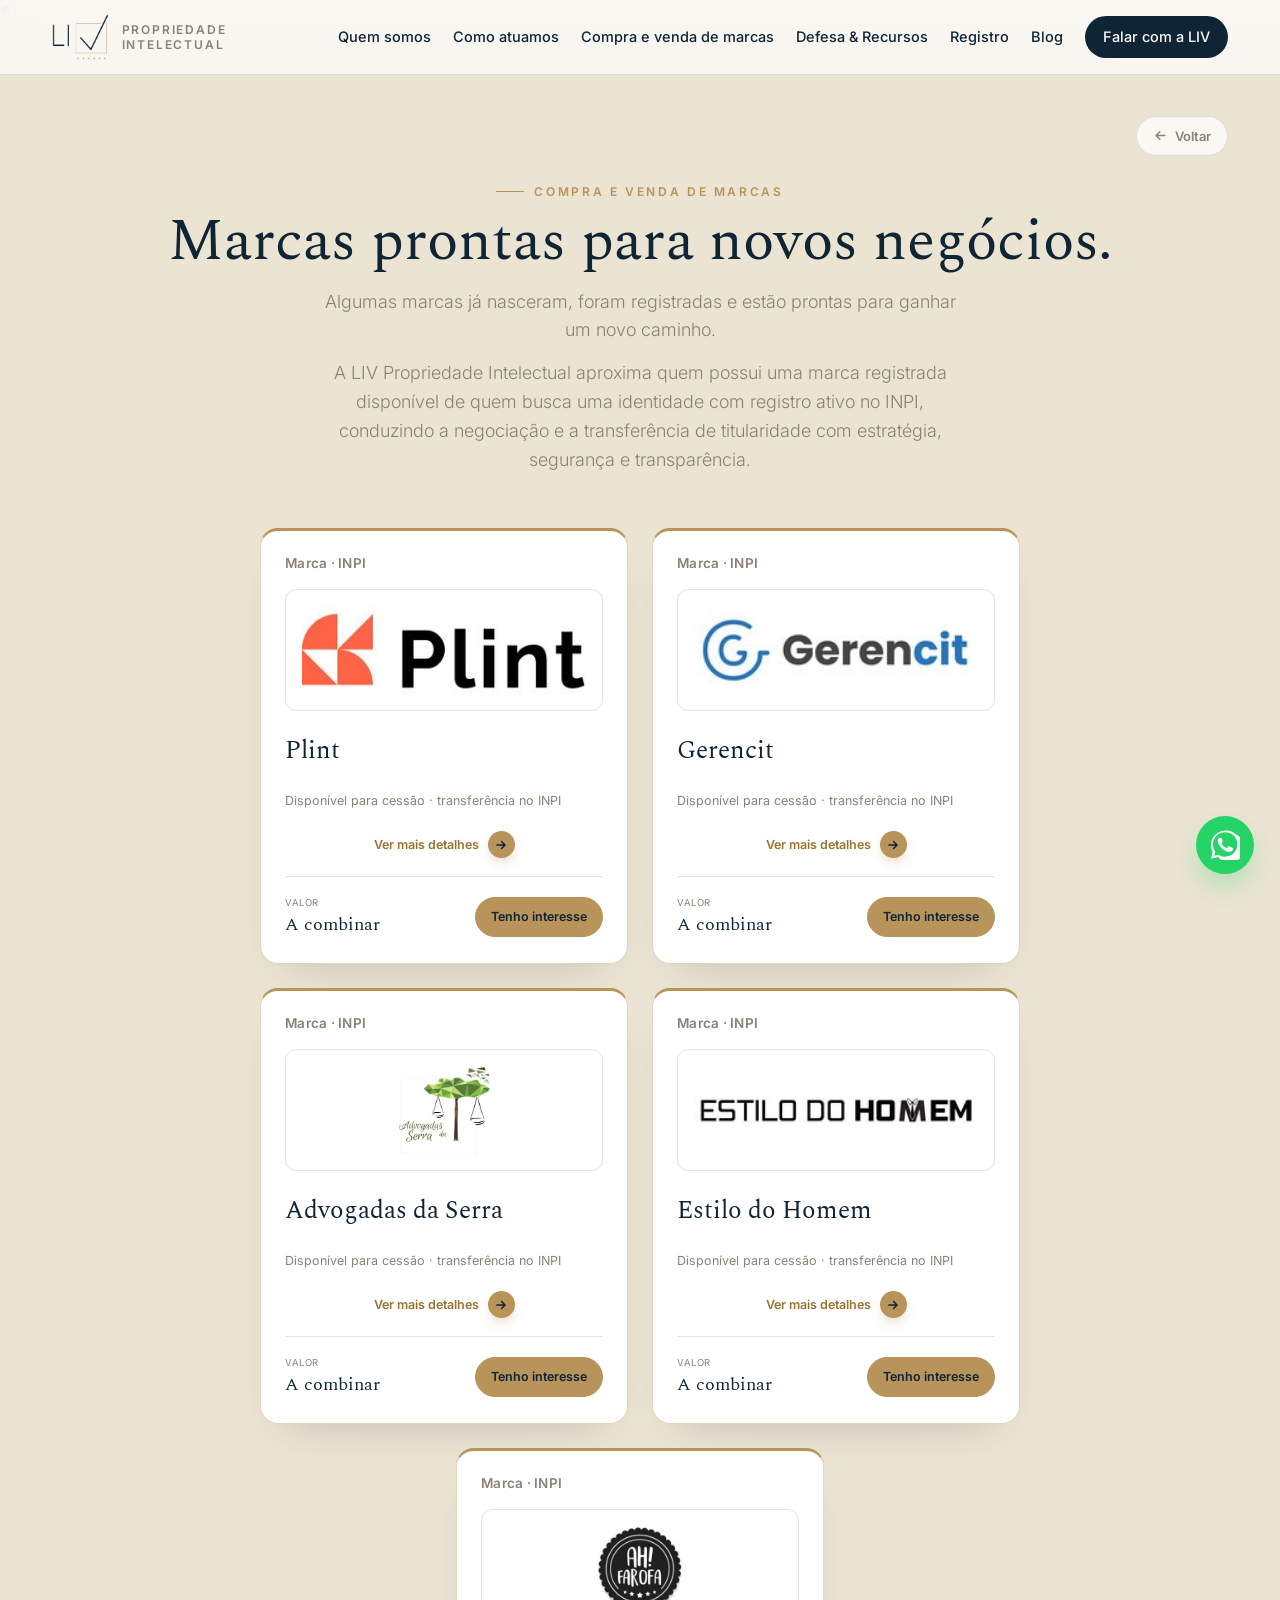
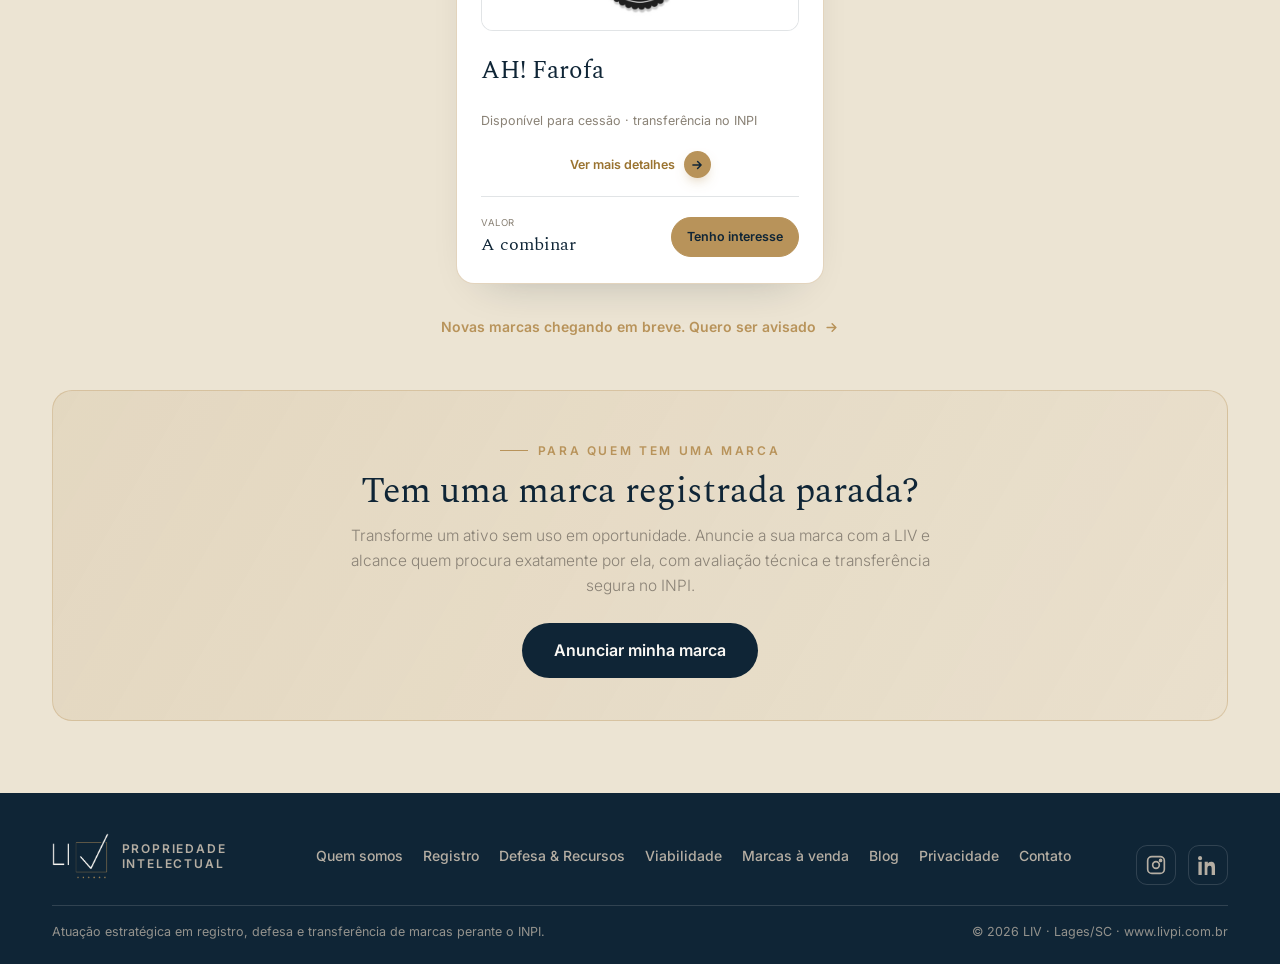
<file: marcas.html>
<!DOCTYPE html>
<html lang="pt-BR">
<head>
<meta charset="UTF-8">
<meta name="viewport" content="width=device-width, initial-scale=1.0">
<!-- Google Tag Manager -->
<script>(function(w,d,s,l,i){w[l]=w[l]||[];w[l].push({'gtm.start':
new Date().getTime(),event:'gtm.js'});var f=d.getElementsByTagName(s)[0],
j=d.createElement(s),dl=l!='dataLayer'?'&l='+l:'';j.async=true;j.src=
'https://www.googletagmanager.com/gtm.js?id='+i+dl;f.parentNode.insertBefore(j,f);
})(window,document,'script','dataLayer','GTM-K8L9QW54');</script>
<!-- End Google Tag Manager -->
<title>Marcas à venda · LIV Propriedade Intelectual</title>
<meta name="description" content="Marcas registradas no INPI disponíveis para aquisição, com transferência de titularidade segura conduzida pela LIV Propriedade Intelectual.">
<link rel="preconnect" href="https://fonts.googleapis.com">
<link rel="preconnect" href="https://fonts.gstatic.com" crossorigin>
<link href="https://fonts.googleapis.com/css2?family=Inter:wght@300;400;500;600;700&family=Spectral:ital,wght@0,400;0,500;0,600;0,700;1,400;1,500&display=swap" rel="stylesheet">
<link rel="stylesheet" href="blog-style.css">
<style>
/* ===== Marcas à venda, marketplace claro (paleta LIV) ===== */
/* seção do catálogo (clara, areia) */
.mk{background:var(--creme-warm);padding-top:14px}
.page-head{padding:90px 0 14px}
footer{margin-top:0}

/* aviso */
.notice{display:flex;gap:18px;align-items:center;flex-wrap:wrap;justify-content:space-between;background:linear-gradient(120deg,rgba(184,147,90,.15),rgba(184,147,90,.04));border:1px solid rgba(184,147,90,.34);border-radius:16px;padding:18px 26px;margin-bottom:28px}
.notice .nt{display:flex;gap:14px;align-items:center}
.notice .ico{width:42px;height:42px;border-radius:11px;background:rgba(184,147,90,.16);color:var(--brass);display:grid;place-items:center;flex-shrink:0}
.notice p{font-size:14.5px;color:var(--midnight);font-weight:400;max-width:680px}
.notice p strong{color:var(--midnight);font-weight:600}
.notice .btn{white-space:nowrap}

/* filtros (chips) */
.filters{display:flex;gap:10px;flex-wrap:wrap;align-items:center}
.chip{font-size:13px;font-weight:500;padding:8px 16px;border-radius:50px;border:1px solid var(--line);color:var(--stone);background:#fff;cursor:pointer;transition:all .25s}
.chip:hover{color:var(--midnight);border-color:var(--brass)}
.chip.active{background:var(--brass);color:var(--midnight);border-color:var(--brass)}
.fnote{width:100%;font-size:12px;color:var(--stone);opacity:.85;margin-top:2px}

/* grade + cards 3D */
.market-grid{display:flex;flex-wrap:wrap;justify-content:center;gap:24px;margin-top:26px;max-width:784px;margin-left:auto;margin-right:auto}
.mk-card{position:relative;height:436px;width:368px;max-width:100%;cursor:pointer}
.mk-obs{font-size:12px;color:var(--stone);line-height:1.55;margin-top:12px}
.mk-sub{font-size:12.5px;color:var(--stone);margin:4px 0 16px}
.mk-desc{font-size:13.5px;color:var(--midnight);line-height:1.6;margin-bottom:12px}
.mk-obs b{color:#9a7330;font-weight:700}
.mk-inner{position:absolute;inset:0;transform-style:preserve-3d;transition:transform .85s cubic-bezier(.33,0,.2,1)}
.mk-card.flipped .mk-inner{transform:rotateY(180deg)}
.mk-face{position:absolute;inset:0;backface-visibility:hidden;-webkit-backface-visibility:hidden;background:#fff;border:1px solid rgba(184,147,90,.4);border-top:3px solid var(--brass);border-radius:18px;padding:22px 24px 24px;display:flex;flex-direction:column;box-shadow:0 20px 44px -30px rgba(15,37,54,.32);overflow:hidden}
.mk-card:hover .mk-face{box-shadow:0 34px 66px -34px rgba(15,37,54,.42)}
.mk-back{transform:rotateY(180deg)}
.flip-hint{display:inline-flex;align-items:center;gap:9px;font-size:12.5px;font-weight:600;color:#9a7330;cursor:pointer}
.mk-front .flip-hint{margin-top:auto;margin-bottom:18px;align-self:center}
.flip-hint .ic{width:27px;height:27px;border-radius:50%;background:var(--brass);color:var(--midnight);display:grid;place-items:center;flex-shrink:0;box-shadow:0 6px 14px -6px rgba(184,147,90,.8);transition:transform .55s cubic-bezier(.4,.15,.2,1),background .25s}
.mk-card:hover .flip-hint .ic{transform:translateX(3px);background:var(--brass-light)}
.mk-back-top{display:flex;justify-content:space-between;align-items:center;margin-bottom:10px;gap:12px}
.mk-back-top .voltar{display:inline-flex;align-items:center;gap:5px;font-size:11px;font-weight:600;color:var(--stone)}
.mk-back-title{display:block;font-family:var(--serif);font-weight:400;font-size:18px;color:var(--midnight);margin-bottom:8px}
.mk-back-top .mk-logo{width:72px;height:40px;margin-bottom:0;border-radius:9px}
.mk-back-top .mk-logo img{padding:4px}
.mk-detail{flex:1;overflow-y:auto;margin-bottom:10px}
.mk-row{display:flex;justify-content:space-between;align-items:baseline;gap:12px;padding:6px 0;border-bottom:1px solid var(--line)}
.mk-row .lb{font-size:10px;letter-spacing:.05em;text-transform:uppercase;color:var(--stone);white-space:nowrap}
.mk-row .vl{font-size:12.5px;color:var(--midnight);font-weight:500;text-align:right}
.mk-cls-head{font-size:10px;font-weight:700;letter-spacing:.08em;text-transform:uppercase;color:#9a7330;margin:13px 0 7px}
.mk-cls-list{flex:1;overflow-y:auto;display:flex;flex-direction:column;gap:8px;margin-bottom:12px}
.mk-cls{background:var(--creme);border:1px solid var(--line);border-radius:10px;padding:10px 12px}
.mk-cls b{display:block;font-family:var(--serif);font-size:14px;color:var(--midnight);margin-bottom:2px}
.mk-cls span{font-size:11.5px;color:var(--stone);line-height:1.45}
.mk-card .exbadge{position:absolute;top:14px;right:14px;font-size:9.5px;font-weight:700;letter-spacing:.08em;text-transform:uppercase;color:var(--stone);background:var(--creme-warm);border:1px solid var(--line);padding:3px 9px;border-radius:50px}
.mk-top{display:flex;align-items:center;gap:8px;margin-bottom:14px}
.extag{font-size:9.5px;font-weight:700;letter-spacing:.08em;text-transform:uppercase;color:#9a7330;background:rgba(184,147,90,.12);border:1px solid rgba(184,147,90,.3);padding:3px 9px;border-radius:50px;white-space:nowrap}
.mk-logo{position:relative;overflow:hidden;width:100%;height:122px;border:1px solid var(--line);border-radius:12px;background:#fff;display:grid;place-items:center;color:var(--stone);margin-bottom:16px}
.mk-logo img{position:absolute;inset:0;width:100%;height:100%;object-fit:contain;background:#fff;padding:14px}
.plat{display:inline-flex;align-items:center;gap:9px;font-size:13.5px;font-weight:600;letter-spacing:.02em;color:var(--stone)}
.plat .pico{width:28px;height:28px;border-radius:8px;display:grid;place-items:center;background:rgba(184,147,90,.16);color:#9a7330}
.mk-name{font-family:var(--serif);font-size:25px;color:var(--midnight);margin:4px 0 16px}
.mk-niche{font-size:12.5px;color:var(--stone);margin-bottom:16px}
.stats{display:grid;grid-template-columns:1fr 1fr;gap:9px;margin-bottom:6px}
.stats div{background:var(--creme);border:1px solid var(--line);border-radius:10px;padding:9px 12px;display:flex;flex-direction:column-reverse;gap:3px}
.stats b{font-size:14px;color:var(--midnight);font-family:var(--serif);font-weight:400;display:flex;align-items:center;gap:5px}
.stats b.ok{color:#3c6b4f}
.stats b.ok::before{content:"\2713";font-weight:700;font-size:12px;font-family:var(--sans)}
.stats b.wait{color:#9a7330}
.stats span{font-size:9.5px;color:var(--stone);letter-spacing:.05em;text-transform:uppercase}
.mk-foot{display:flex;justify-content:space-between;align-items:center;border-top:1px solid var(--line);padding-top:18px}
.mk-foot .price small{display:block;font-size:9.5px;color:var(--stone);letter-spacing:.06em;text-transform:uppercase}
.mk-foot .price b{font-family:var(--serif);font-size:18px;font-weight:400;color:var(--midnight)}
.mk-foot a{font-size:12.5px;font-weight:600;color:var(--midnight);display:inline-flex;align-items:center;gap:6px;background:var(--brass);border:1px solid var(--brass);padding:9px 15px;border-radius:50px;transition:.25s}
.mk-foot a:hover{background:var(--brass-light);border-color:var(--brass-light)}

.market-cta{text-align:center;margin-top:30px}
.market-cta a{font-size:14px;font-weight:600;color:var(--brass);display:inline-flex;gap:8px;align-items:center;justify-content:center}
.market-cta a:hover{color:var(--midnight)}

/* catálogo em atualização */
.mk-vazio{background:#fff;border:1px solid rgba(184,147,90,.4);border-top:3px solid var(--brass);border-radius:18px;max-width:640px;margin:26px auto 0;padding:46px 40px;text-align:center;box-shadow:0 20px 44px -30px rgba(15,37,54,.32)}
.mk-vazio h2{font-family:var(--serif);font-weight:400;font-size:clamp(24px,3vw,32px);color:var(--midnight);margin:14px 0 12px;line-height:1.15}
.mk-vazio p{font-size:15px;color:var(--stone);font-weight:300;max-width:480px;margin:0 auto 24px;line-height:1.7}
.mk-vazio .btn{font-size:15px;padding:14px 28px}

/* anuncie sua marca */
.sell-cta{background:linear-gradient(120deg,rgba(184,147,90,.15),rgba(184,147,90,.05));border:1px solid rgba(184,147,90,.34);border-radius:20px;margin-top:50px;padding:42px 40px;text-align:center;position:relative;overflow:hidden}
.sell-cta .eyebrow{color:var(--brass);justify-content:center}
.sell-cta .eyebrow::before{background:var(--brass)}
.sell-cta h2{font-family:var(--serif);font-weight:400;font-size:clamp(26px,3.2vw,36px);color:var(--midnight);margin:12px 0 12px;line-height:1.12}
.sell-cta p{font-size:15.5px;color:var(--stone);font-weight:300;max-width:600px;margin:0 auto 24px}
.sell-cta .btn{font-size:16px;padding:15px 32px}

@media(max-width:980px){.market-grid{grid-template-columns:1fr 1fr}}
@media(max-width:760px){.market-grid{grid-template-columns:1fr}.notice{flex-direction:column;align-items:flex-start}}
</style>
</head>
<body>
<!-- Google Tag Manager (noscript) -->
<noscript><iframe src="https://www.googletagmanager.com/ns.html?id=GTM-K8L9QW54"
height="0" width="0" style="display:none;visibility:hidden"></iframe></noscript>
<!-- End Google Tag Manager (noscript) -->

<span class="reg-mark" aria-hidden="true">®</span>

<!-- HEADER -->
<header id="header">
  <div class="wrap nav">
    <a href="index.html" class="logo" aria-label="LIV Propriedade Intelectual">
      <img class="liv-mark" src="liv_mark_dark.png" alt="LIV">
      <span class="logo-txt">Propriedade Intelectual</span>
    </a>
    <nav class="nav-links" id="navLinks">
      <a href="quem-somos.html">Quem somos</a>
      <a href="index.html#atuacao">Como atuamos</a>
      <a href="marcas.html">Compra e venda de marcas</a>
      <a href="index.html#defesa">Defesa &amp; Recursos</a>
      <a href="index.html#registro">Registro</a>
      <a href="blog.html">Blog</a>
      <a href="#" class="btn btn-primary" id="navWa">Falar com a LIV</a>
    </nav>
    <button class="nav-toggle" id="navToggle" aria-label="Menu"><span></span><span></span><span></span></button>
  </div>
</header>

<!-- PAGE HEAD -->
<section class="page-head">
  <div class="wrap">
    <div class="topbar"><a href="index.html#compra-venda" class="back"><svg width="15" height="15" viewBox="0 0 24 24" fill="none" stroke="currentColor" stroke-width="2.4" stroke-linecap="round"><path d="M19 12H5M11 18l-6-6 6-6"/></svg> Voltar</a></div>
    <span class="eyebrow">Compra e venda de marcas</span>
    <h1>Marcas prontas para novos negócios.</h1>
    <p style="margin-bottom:14px">Algumas marcas já nasceram, foram registradas e estão prontas para ganhar um novo caminho.</p>
    <p>A LIV Propriedade Intelectual aproxima quem possui uma marca registrada disponível de quem busca uma identidade com registro ativo no INPI, conduzindo a negociação e a transferência de titularidade com estratégia, segurança e transparência.</p>
  </div>
</section>

<!-- CATÁLOGO (escuro) -->
<section class="pad mk">
  <div class="wrap">


    <!-- grade de marcas -->
    <div class="market-grid">
      <div class="mk-card reveal" data-cat="all">
        <div class="mk-top"><span class="plat">Marca · INPI</span></div><span class="mk-logo"><svg width="20" height="20" viewBox="0 0 24 24" fill="none" stroke="currentColor" stroke-width="1.8" stroke-linecap="round" stroke-linejoin="round"><rect x="3" y="3" width="18" height="18" rx="2"/><circle cx="8.5" cy="8.5" r="1.5"/><path d="M21 15l-5-5L6 20"/></svg><img src="logo-plint.png" alt="Plint" onerror="this.remove()"></span>
        <div class="mk-name">Plint</div>
        <div class="mk-sub">Disponível para cessão · transferência no INPI</div>
        <div class="mk-foot"><div class="price"><small>valor</small><b>A combinar</b></div><a class="js-wa-interesse" href="#" target="_blank" rel="noopener">Tenho interesse</a></div>
      </div>
      <div class="mk-card reveal" data-cat="all">
        <div class="mk-top"><span class="plat">Marca · INPI</span></div><span class="mk-logo"><svg width="20" height="20" viewBox="0 0 24 24" fill="none" stroke="currentColor" stroke-width="1.8" stroke-linecap="round" stroke-linejoin="round"><rect x="3" y="3" width="18" height="18" rx="2"/><circle cx="8.5" cy="8.5" r="1.5"/><path d="M21 15l-5-5L6 20"/></svg><img src="logo-gerencit.png" alt="Gerencit" onerror="this.remove()"></span>
        <div class="mk-name">Gerencit</div>
        <div class="mk-sub">Disponível para cessão · transferência no INPI</div>
        <div class="mk-foot"><div class="price"><small>valor</small><b>A combinar</b></div><a class="js-wa-interesse" href="#" target="_blank" rel="noopener">Tenho interesse</a></div>
      </div>
      <div class="mk-card reveal" data-cat="all">
        <div class="mk-top"><span class="plat">Marca · INPI</span></div><span class="mk-logo"><svg width="20" height="20" viewBox="0 0 24 24" fill="none" stroke="currentColor" stroke-width="1.8" stroke-linecap="round" stroke-linejoin="round"><rect x="3" y="3" width="18" height="18" rx="2"/><circle cx="8.5" cy="8.5" r="1.5"/><path d="M21 15l-5-5L6 20"/></svg><img src="logo-advogadas-serra.png" alt="Advogadas da Serra" onerror="this.remove()"></span>
        <div class="mk-name">Advogadas da Serra</div>
        <div class="mk-sub">Disponível para cessão · transferência no INPI</div>
        <div class="mk-foot"><div class="price"><small>valor</small><b>A combinar</b></div><a class="js-wa-interesse" href="#" target="_blank" rel="noopener">Tenho interesse</a></div>
      </div>
      <div class="mk-card reveal" data-cat="all">
        <div class="mk-top"><span class="plat">Marca · INPI</span></div><span class="mk-logo"><svg width="20" height="20" viewBox="0 0 24 24" fill="none" stroke="currentColor" stroke-width="1.8" stroke-linecap="round" stroke-linejoin="round"><rect x="3" y="3" width="18" height="18" rx="2"/><circle cx="8.5" cy="8.5" r="1.5"/><path d="M21 15l-5-5L6 20"/></svg><img src="logo-estilo-do-homem.png" alt="Estilo do Homem" onerror="this.remove()"></span>
        <div class="mk-name">Estilo do Homem</div>
        <div class="mk-sub">Disponível para cessão · transferência no INPI</div>
        <div class="mk-foot"><div class="price"><small>valor</small><b>A combinar</b></div><a class="js-wa-interesse" href="#" target="_blank" rel="noopener">Tenho interesse</a></div>
      </div>
      <div class="mk-card reveal" data-cat="all">
        <div class="mk-top"><span class="plat">Marca · INPI</span></div><span class="mk-logo"><svg width="20" height="20" viewBox="0 0 24 24" fill="none" stroke="currentColor" stroke-width="1.8" stroke-linecap="round" stroke-linejoin="round"><rect x="3" y="3" width="18" height="18" rx="2"/><circle cx="8.5" cy="8.5" r="1.5"/><path d="M21 15l-5-5L6 20"/></svg><img src="logo-ah-farofa.png" alt="AH! Farofa" onerror="this.remove()"></span>
        <div class="mk-name">AH! Farofa</div>
        <div class="mk-sub">Disponível para cessão · transferência no INPI</div>
        <div class="mk-foot"><div class="price"><small>valor</small><b>A combinar</b></div><a class="js-wa-interesse" href="#" target="_blank" rel="noopener">Tenho interesse</a></div>
      </div>
    </div>

    <div class="market-cta reveal">
      <a id="waCatalogo" href="#" target="_blank" rel="noopener">Novas marcas chegando em breve. Quero ser avisado <svg width="15" height="15" viewBox="0 0 24 24" fill="none" stroke="currentColor" stroke-width="2.4" stroke-linecap="round" stroke-linejoin="round"><path d="M5 12h14M13 6l6 6-6 6"/></svg></a>
    </div>

    <!-- anuncie sua marca -->
    <div class="sell-cta reveal">
      <span class="eyebrow">Para quem tem uma marca</span>
      <h2>Tem uma marca registrada parada?</h2>
      <p>Transforme um ativo sem uso em oportunidade. Anuncie a sua marca com a LIV e alcance quem procura exatamente por ela, com avaliação técnica e transferência segura no INPI.</p>
      <a class="btn btn-primary" href="adesao.html">Anunciar minha marca</a>
    </div>

  </div>
</section>

<!-- FOOTER -->
<footer>
  <div class="wrap">
    <div class="foot-min">
      <a href="index.html" class="logo" aria-label="LIV Propriedade Intelectual">
        <img class="liv-mark" src="liv_mark_light.png" alt="LIV">
        <span class="logo-txt">Propriedade Intelectual</span>
      </a>
      <nav class="foot-links">
        <a href="quem-somos.html">Quem somos</a>
        <a href="index.html#registro">Registro</a>
        <a href="index.html#defesa">Defesa &amp; Recursos</a>
        <a href="index.html#viabilidade">Viabilidade</a>
        <a href="marcas.html">Marcas à venda</a>
        <a href="blog.html">Blog</a>
        <a href="privacidade.html">Privacidade</a>
        <a href="#" id="footWa">Contato</a>
      </nav>
      <div class="foot-social">
        <a href="https://www.instagram.com/liv.propriedadeintelectual" target="_blank" rel="noopener" aria-label="Instagram"><svg width="20" height="20" viewBox="0 0 24 24" fill="none" stroke="currentColor" stroke-width="2"><rect x="2" y="2" width="20" height="20" rx="5"/><circle cx="12" cy="12" r="4"/><circle cx="17.5" cy="6.5" r="1.2" fill="currentColor"/></svg></a>
        <a href="https://www.linkedin.com/company/134894017/" target="_blank" rel="noopener" aria-label="LinkedIn"><svg width="20" height="20" viewBox="0 0 24 24" fill="currentColor"><path d="M4.98 3.5A2.5 2.5 0 1 1 0 3.5a2.5 2.5 0 0 1 4.98 0zM.5 8h4V24h-4zM8 8h3.8v2.2h.05c.53-1 1.83-2.2 3.77-2.2 4.03 0 4.78 2.65 4.78 6.1V24h-4v-7.1c0-1.7-.03-3.9-2.38-3.9-2.38 0-2.75 1.86-2.75 3.78V24H8z"/></svg></a>
      </div>
    </div>
    <div class="foot-base">
      <span>Atuação estratégica em registro, defesa e transferência de marcas perante o INPI.</span>
      <span>© 2026 LIV · Lages/SC · www.livpi.com.br</span>
    </div>
  </div>
</footer>

<a href="#" class="wa-float" id="waFloat" aria-label="WhatsApp">
  <svg width="30" height="30" viewBox="0 0 24 24" fill="#fff"><path d="M20.5 3.4A11.8 11.8 0 0 0 2.1 17.6L1 23l5.5-1.4A11.8 11.8 0 1 0 20.5 3.4zM12 21.3c-1.8 0-3.5-.5-5-1.4l-.4-.2-3.3.9.9-3.2-.2-.4a9.8 9.8 0 1 1 8 4.3zm5.4-7.3c-.3-.1-1.8-.9-2-1s-.5-.1-.7.1-.8 1-.9 1.2-.3.2-.5.1a8 8 0 0 1-2.4-1.5 9 9 0 0 1-1.6-2c-.2-.3 0-.4.1-.6l.5-.5.3-.5v-.5l-.9-2.2c-.2-.5-.5-.5-.7-.5h-.6c-.2 0-.5.1-.8.4a3.4 3.4 0 0 0-1 2.5 5.9 5.9 0 0 0 1.2 3.1 13.4 13.4 0 0 0 5.2 4.6c.7.3 1.3.5 1.7.6.7.2 1.4.2 1.9.1.6-.1 1.8-.7 2-1.4s.3-1.3.2-1.4-.2-.2-.5-.4z"/></svg>
</a>

<script>
const WHATSAPP="5549999647004";
const waBase=msg=>`https://wa.me/${WHATSAPP}?text=${encodeURIComponent(msg)}`;
const t=document.getElementById('navToggle'),l=document.getElementById('navLinks');
t.addEventListener('click',()=>l.classList.toggle('open'));
l.querySelectorAll('a').forEach(a=>a.addEventListener('click',()=>l.classList.remove('open')));
const io=new IntersectionObserver((es)=>{es.forEach(e=>{if(e.isIntersecting){e.target.classList.add('in');io.unobserve(e.target);}})},{threshold:.12});
document.querySelectorAll('.reveal').forEach(el=>io.observe(el));
['navWa','footWa','waFoot','waFloat'].forEach(id=>{const el=document.getElementById(id);if(el)el.href=waBase("Olá! Vim pelo catálogo de marcas da LIV e gostaria de falar com um especialista.");});
const wac=document.getElementById('waCatalogo'); if(wac)wac.href=waBase("Olá! Quero ser avisado quando as próximas marcas à venda da LIV estiverem disponíveis.");
document.querySelectorAll('.js-wa-interesse').forEach(a=>{
  const card=a.closest('.mk-card');
  const nm=card?card.querySelector('.mk-name').textContent.trim():'';
  a.href=waBase(nm?`Olá! Tenho interesse na marca "${nm}" anunciada pela LIV. Podem me dar mais detalhes?`:"Olá! Tenho interesse em uma marca à venda anunciada pela LIV. Podem me dar mais detalhes?");
});

/* filtro por categoria */
const _chips=document.querySelectorAll('.chip');
const _cards=document.querySelectorAll('.mk-card');
_chips.forEach(chip=>chip.addEventListener('click',()=>{
  _chips.forEach(c=>c.classList.remove('active'));
  chip.classList.add('active');
  const f=chip.dataset.filter;
  _cards.forEach(card=>{card.style.display=(f==='all'||card.dataset.cat===f)?'':'none';});
}));

/* card vira (flip): verso traz Situação/Apresentação/Natureza + classes e atuação; botão de interesse nas duas faces */
const DETAILS={
  "Advogadas da Serra":{proc:"919420168",s:"Registro de marca em vigor",c:[["NCL 41","Educação, provimento de treinamento; entretenimento; atividades desportivas e culturais."]],obs:"Marca mista, registro em vigor. Disponível para cessão via LIV, com transferência de titularidade no INPI."},
  "Estilo do Homem":{proc:"940499711",s:"Aguardando exame de mérito",c:[["NCL 25","Vestuário em geral: camisas, camisetas, calças, bermudas, blazers, casacos, coletes, malhas, pulôveres, roupas de couro e de praia, calçados."]],obs:"Marca mista, pedido em andamento no INPI. Disponível para cessão via LIV."},
  "AH! Farofa":{proc:"915100550",s:"Registro de marca em vigor",c:[["NCL 30","Farinhas e farofa."]],obs:"Marca mista, em vigor até 28/05/2029. Disponível para cessão via LIV no INPI."},
  "Plint":{proc:"935006435",s:"Registro de marca em vigor",c:[["NCL 42","Aluguel de software de computador e de tempo de acesso a software."]],obs:"Marca mista, registro em vigor. Disponível para cessão via LIV, com transferência de titularidade no INPI."},
  "Gerencit":{proc:"927136686",s:"Registro de marca em vigor",c:[["NCL 42","Aluguel, desenvolvimento, consultoria, instalação e manutenção de software; software como serviço (SaaS)."]],obs:"Marca mista, registro em vigor. Disponível para cessão via LIV, com transferência de titularidade no INPI."},
  "Day Store":{proc:"935517774",s:"Registro de marca em vigor",c:[["NCL 25","Vestuário, calçados e chapelaria."]],obs:"Marca \"Day Store Lages\" (mista), registro em vigor. Disponível para cessão via LIV."}
};
const _ar='<svg width="14" height="14" viewBox="0 0 24 24" fill="none" stroke="currentColor" stroke-width="2.6" stroke-linecap="round" stroke-linejoin="round"><path d="M5 12h14M13 6l6 6-6 6"/></svg>';
const _bk='<svg width="13" height="13" viewBox="0 0 24 24" fill="none" stroke="currentColor" stroke-width="2.4" stroke-linecap="round" stroke-linejoin="round"><path d="M19 12H5M11 18l-6-6 6-6"/></svg>';
document.querySelectorAll('.mk-card').forEach(card=>{
  const nameEl=card.querySelector('.mk-name');
  const name=nameEl?nameEl.textContent.trim():'';
  const inner=document.createElement('div');inner.className='mk-inner';
  const front=document.createElement('div');front.className='mk-face mk-front';
  while(card.firstChild){front.appendChild(card.firstChild);}
  const niche=front.querySelector('.mk-niche');if(niche)niche.remove();
  const foot=front.querySelector('.mk-foot');
  const hint=document.createElement('span');hint.className='flip-hint';hint.innerHTML='Ver mais detalhes <span class="ic">'+_ar+'</span>';
  if(foot)front.insertBefore(hint,foot);else front.appendChild(hint);
  const d=DETAILS[name]||{};
  const logoHTML=(front.querySelector('.mk-logo')||{}).outerHTML||'';
  let detail;
  if(d.c){
    const rows=(d.proc?'<div class="mk-row"><span class="lb">Processo</span><span class="vl">'+d.proc+'</span></div>':'')+'<div class="mk-row"><span class="lb">Status</span><span class="vl">'+d.s+'</span></div>';
    const cls=d.c.map(c=>'<div class="mk-cls"><b>'+c[0]+'</b><span>'+c[1]+'</span></div>').join('');
    detail=rows+'<div class="mk-cls-head">Classes e atuação</div>'+cls+(d.obs?'<p class="mk-obs"><b>Obs.:</b> '+d.obs+'</p>':'');
  }else{
    detail='<p class="mk-desc">'+(d.desc||'Marca disponível para aquisição, com transferência de titularidade conduzida pela LIV.')+'</p><p class="mk-obs"><b>Como funciona:</b> a situação, a classe e a apresentação da marca são confirmadas com uma consulta atualizada ao INPI no momento da negociação, e a transferência de titularidade é conduzida pela LIV.</p>';
  }
  const back=document.createElement('div');back.className='mk-face mk-back';
  back.innerHTML='<div class="mk-back-top"><span class="voltar">'+_bk+' Voltar</span>'+logoHTML+'</div><b class="mk-back-title">'+name+'</b><div class="mk-detail">'+detail+'</div>'+(foot?foot.outerHTML:'');
  inner.appendChild(front);inner.appendChild(back);
  card.appendChild(inner);
  card.addEventListener('click',e=>{if(e.target.closest('a'))return;card.classList.toggle('flipped');});
});
</script>
<script defer src="eventos.js"></script>
</body>
</html>
</file>
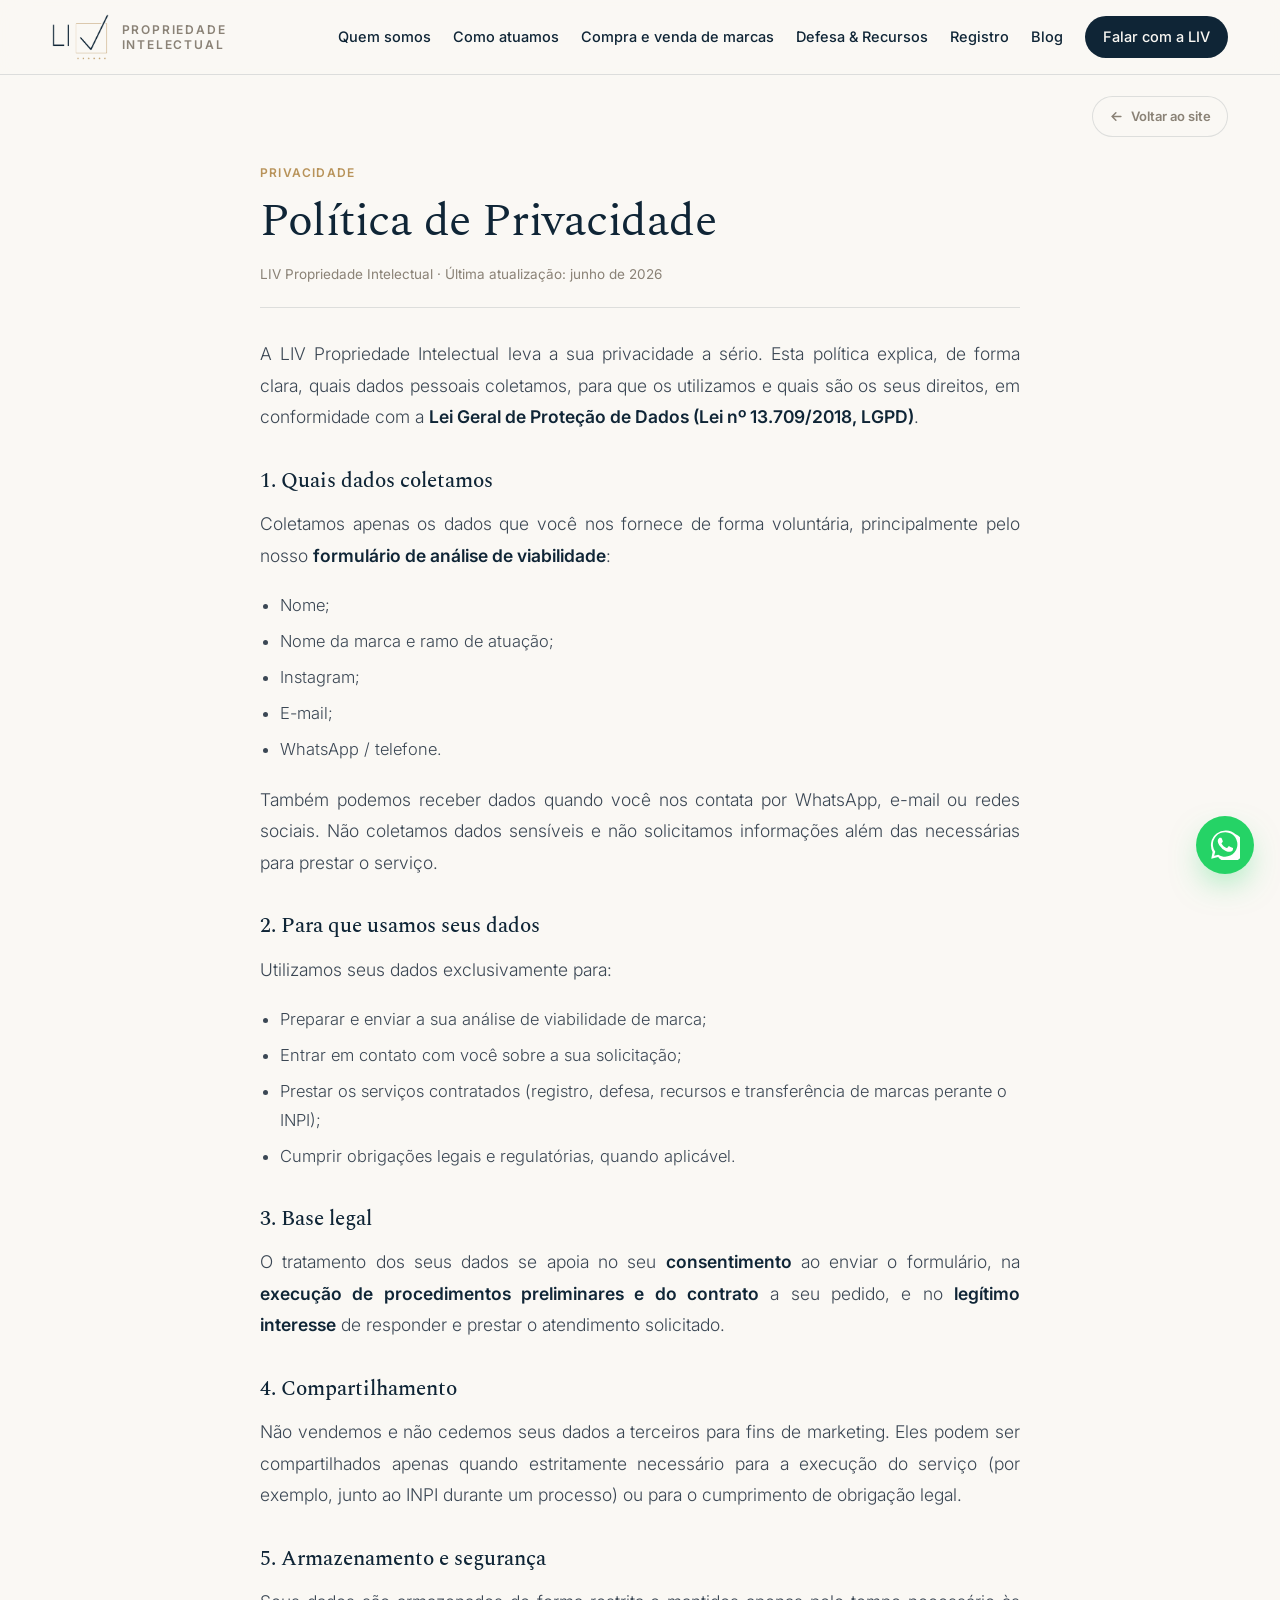
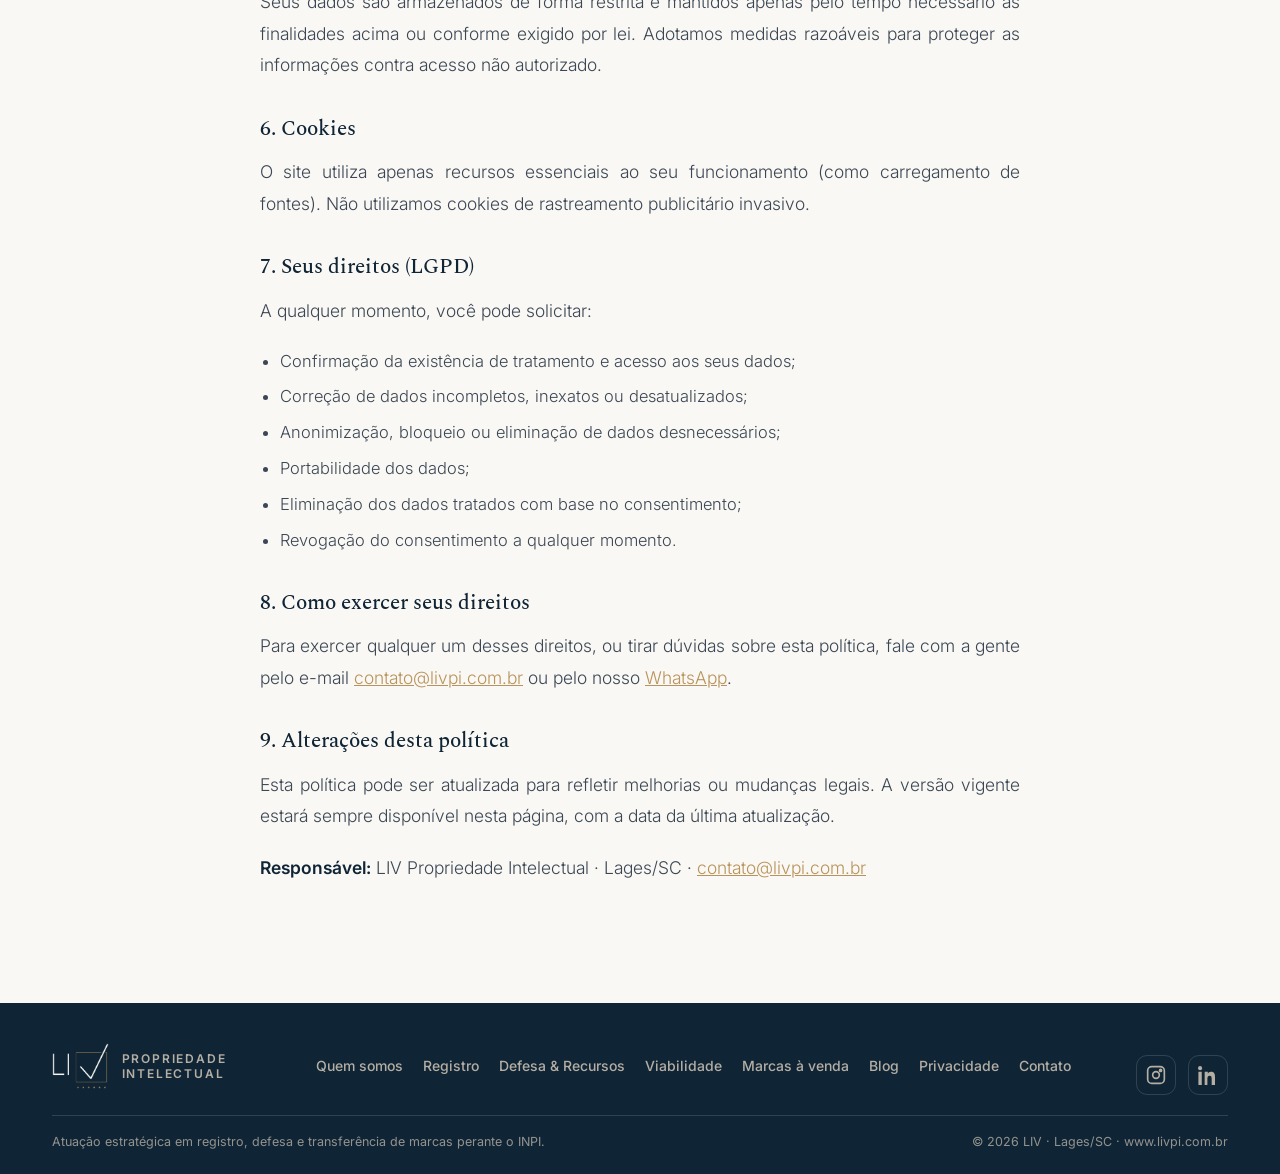
<file: privacidade.html>
<!DOCTYPE html>
<html lang="pt-BR">
<head>
<meta charset="UTF-8">
<meta name="viewport" content="width=device-width, initial-scale=1.0">
<!-- Google Tag Manager -->
<script>(function(w,d,s,l,i){w[l]=w[l]||[];w[l].push({'gtm.start':
new Date().getTime(),event:'gtm.js'});var f=d.getElementsByTagName(s)[0],
j=d.createElement(s),dl=l!='dataLayer'?'&l='+l:'';j.async=true;j.src=
'https://www.googletagmanager.com/gtm.js?id='+i+dl;f.parentNode.insertBefore(j,f);
})(window,document,'script','dataLayer','GTM-K8L9QW54');</script>
<!-- End Google Tag Manager -->
<title>Política de Privacidade · LIV Propriedade Intelectual</title>
<meta name="description" content="Política de Privacidade da LIV Propriedade Intelectual: quais dados coletamos no formulário de viabilidade, para que usamos e seus direitos conforme a LGPD.">
<meta name="robots" content="index,follow">
<link rel="preconnect" href="https://fonts.googleapis.com">
<link rel="preconnect" href="https://fonts.gstatic.com" crossorigin>
<link href="https://fonts.googleapis.com/css2?family=Inter:wght@300;400;500;600;700&family=Spectral:ital,wght@0,400;0,500;0,600;0,700;1,400;1,500&display=swap" rel="stylesheet">
<link rel="stylesheet" href="blog-style.css">
<style>
.article-body h2{font-family:var(--serif);font-weight:500;font-size:21px;color:var(--midnight);margin:32px 0 10px}
.article-body ul{margin:0 0 20px 20px}
.article-body li{font-size:16.5px;color:#3b4754;font-weight:300;line-height:1.75;margin-bottom:7px;text-align:left}
.article-body a{color:var(--brass);text-decoration:underline}
</style>
</head>
<body>
<!-- Google Tag Manager (noscript) -->
<noscript><iframe src="https://www.googletagmanager.com/ns.html?id=GTM-K8L9QW54"
height="0" width="0" style="display:none;visibility:hidden"></iframe></noscript>
<!-- End Google Tag Manager (noscript) -->


<header id="header">
  <div class="wrap nav">
    <a href="index.html" class="logo" aria-label="LIV Propriedade Intelectual">
      <img class="liv-mark" src="liv_mark_dark.png" alt="LIV">
      <span class="logo-txt">Propriedade Intelectual</span>
    </a>
    <nav class="nav-links" id="navLinks">
      <a href="quem-somos.html">Quem somos</a>
      <a href="index.html#atuacao">Como atuamos</a>
      <a href="marcas.html">Compra e venda de marcas</a>
      <a href="index.html#defesa">Defesa &amp; Recursos</a>
      <a href="index.html#registro">Registro</a>
      <a href="blog.html">Blog</a>
      <a href="#" class="btn btn-primary" id="navWa">Falar com a LIV</a>
    </nav>
    <button class="nav-toggle" id="navToggle" aria-label="Menu"><span></span><span></span><span></span></button>
  </div>
</header>

<section class="pad" style="padding-top:0;padding-bottom:40px">
  <div class="wrap">
    <div class="topbar"><a href="index.html" class="back"><svg width="15" height="15" viewBox="0 0 24 24" fill="none" stroke="currentColor" stroke-width="2.4" stroke-linecap="round"><path d="M19 12H5M11 18l-6-6 6-6"/></svg> Voltar ao site</a></div>
    <article class="article">
      <div class="article-head">
        <span class="cat">Privacidade</span>
        <h1>Política de Privacidade</h1>
        <div class="meta">LIV Propriedade Intelectual · Última atualização: junho de 2026</div>
      </div>
      <div class="article-body">
        <p>A LIV Propriedade Intelectual leva a sua privacidade a sério. Esta política explica, de forma clara, quais dados pessoais coletamos, para que os utilizamos e quais são os seus direitos, em conformidade com a <strong>Lei Geral de Proteção de Dados (Lei nº 13.709/2018, LGPD)</strong>.</p>

        <h2>1. Quais dados coletamos</h2>
        <p>Coletamos apenas os dados que você nos fornece de forma voluntária, principalmente pelo nosso <strong>formulário de análise de viabilidade</strong>:</p>
        <ul>
          <li>Nome;</li>
          <li>Nome da marca e ramo de atuação;</li>
          <li>Instagram;</li>
          <li>E-mail;</li>
          <li>WhatsApp / telefone.</li>
        </ul>
        <p>Também podemos receber dados quando você nos contata por WhatsApp, e-mail ou redes sociais. Não coletamos dados sensíveis e não solicitamos informações além das necessárias para prestar o serviço.</p>

        <h2>2. Para que usamos seus dados</h2>
        <p>Utilizamos seus dados exclusivamente para:</p>
        <ul>
          <li>Preparar e enviar a sua análise de viabilidade de marca;</li>
          <li>Entrar em contato com você sobre a sua solicitação;</li>
          <li>Prestar os serviços contratados (registro, defesa, recursos e transferência de marcas perante o INPI);</li>
          <li>Cumprir obrigações legais e regulatórias, quando aplicável.</li>
        </ul>

        <h2>3. Base legal</h2>
        <p>O tratamento dos seus dados se apoia no seu <strong>consentimento</strong> ao enviar o formulário, na <strong>execução de procedimentos preliminares e do contrato</strong> a seu pedido, e no <strong>legítimo interesse</strong> de responder e prestar o atendimento solicitado.</p>

        <h2>4. Compartilhamento</h2>
        <p>Não vendemos e não cedemos seus dados a terceiros para fins de marketing. Eles podem ser compartilhados apenas quando estritamente necessário para a execução do serviço (por exemplo, junto ao INPI durante um processo) ou para o cumprimento de obrigação legal.</p>

        <h2>5. Armazenamento e segurança</h2>
        <p>Seus dados são armazenados de forma restrita e mantidos apenas pelo tempo necessário às finalidades acima ou conforme exigido por lei. Adotamos medidas razoáveis para proteger as informações contra acesso não autorizado.</p>

        <h2>6. Cookies</h2>
        <p>O site utiliza apenas recursos essenciais ao seu funcionamento (como carregamento de fontes). Não utilizamos cookies de rastreamento publicitário invasivo.</p>

        <h2>7. Seus direitos (LGPD)</h2>
        <p>A qualquer momento, você pode solicitar:</p>
        <ul>
          <li>Confirmação da existência de tratamento e acesso aos seus dados;</li>
          <li>Correção de dados incompletos, inexatos ou desatualizados;</li>
          <li>Anonimização, bloqueio ou eliminação de dados desnecessários;</li>
          <li>Portabilidade dos dados;</li>
          <li>Eliminação dos dados tratados com base no consentimento;</li>
          <li>Revogação do consentimento a qualquer momento.</li>
        </ul>

        <h2>8. Como exercer seus direitos</h2>
        <p>Para exercer qualquer um desses direitos, ou tirar dúvidas sobre esta política, fale com a gente pelo e-mail <a href="mailto:contato@livpi.com.br">contato@livpi.com.br</a> ou pelo nosso <a href="#" id="waPriv">WhatsApp</a>.</p>

        <h2>9. Alterações desta política</h2>
        <p>Esta política pode ser atualizada para refletir melhorias ou mudanças legais. A versão vigente estará sempre disponível nesta página, com a data da última atualização.</p>

        <p><strong>Responsável:</strong> LIV Propriedade Intelectual · Lages/SC · <a href="mailto:contato@livpi.com.br">contato@livpi.com.br</a></p>
      </div>
    </article>
  </div>
</section>

<footer>
  <div class="wrap">
    <div class="foot-min">
      <a href="index.html" class="logo" aria-label="LIV Propriedade Intelectual">
        <img class="liv-mark" src="liv_mark_light.png" alt="LIV">
        <span class="logo-txt">Propriedade Intelectual</span>
      </a>
      <nav class="foot-links">
        <a href="quem-somos.html">Quem somos</a>
        <a href="index.html#registro">Registro</a>
        <a href="index.html#defesa">Defesa &amp; Recursos</a>
        <a href="index.html#viabilidade">Viabilidade</a>
        <a href="marcas.html">Marcas à venda</a>
        <a href="blog.html">Blog</a>
        <a href="privacidade.html">Privacidade</a>
        <a href="#" id="footWa">Contato</a>
      </nav>
      <div class="foot-social">
        <a href="https://www.instagram.com/liv.propriedadeintelectual" target="_blank" rel="noopener" aria-label="Instagram"><svg width="20" height="20" viewBox="0 0 24 24" fill="none" stroke="currentColor" stroke-width="2"><rect x="2" y="2" width="20" height="20" rx="5"/><circle cx="12" cy="12" r="4"/><circle cx="17.5" cy="6.5" r="1.2" fill="currentColor"/></svg></a>
        <a href="https://www.linkedin.com/company/134894017/" target="_blank" rel="noopener" aria-label="LinkedIn"><svg width="20" height="20" viewBox="0 0 24 24" fill="currentColor"><path d="M4.98 3.5A2.5 2.5 0 1 1 0 3.5a2.5 2.5 0 0 1 4.98 0zM.5 8h4V24h-4zM8 8h3.8v2.2h.05c.53-1 1.83-2.2 3.77-2.2 4.03 0 4.78 2.65 4.78 6.1V24h-4v-7.1c0-1.7-.03-3.9-2.38-3.9-2.38 0-2.75 1.86-2.75 3.78V24H8z"/></svg></a>
      </div>
    </div>
    <div class="foot-base">
      <span>Atuação estratégica em registro, defesa e transferência de marcas perante o INPI.</span>
      <span>© 2026 LIV · Lages/SC · www.livpi.com.br</span>
    </div>
  </div>
</footer>

<a href="#" class="wa-float" id="waFloat" aria-label="WhatsApp">
  <svg width="30" height="30" viewBox="0 0 24 24" fill="#fff"><path d="M20.5 3.4A11.8 11.8 0 0 0 2.1 17.6L1 23l5.5-1.4A11.8 11.8 0 1 0 20.5 3.4zM12 21.3c-1.8 0-3.5-.5-5-1.4l-.4-.2-3.3.9.9-3.2-.2-.4a9.8 9.8 0 1 1 8 4.3zm5.4-7.3c-.3-.1-1.8-.9-2-1s-.5-.1-.7.1-.8 1-.9 1.2-.3.2-.5.1a8 8 0 0 1-2.4-1.5 9 9 0 0 1-1.6-2c-.2-.3 0-.4.1-.6l.5-.5.3-.5v-.5l-.9-2.2c-.2-.5-.5-.5-.7-.5h-.6c-.2 0-.5.1-.8.4a3.4 3.4 0 0 0-1 2.5 5.9 5.9 0 0 0 1.2 3.1 13.4 13.4 0 0 0 5.2 4.6c.7.3 1.3.5 1.7.6.7.2 1.4.2 1.9.1.6-.1 1.8-.7 2-1.4s.3-1.3.2-1.4-.2-.2-.5-.4z"/></svg>
</a>

<script>
const WHATSAPP="5549999647004";
const waBase=msg=>`https://wa.me/${WHATSAPP}?text=${encodeURIComponent(msg)}`;
const t=document.getElementById('navToggle'),l=document.getElementById('navLinks');
t.addEventListener('click',()=>l.classList.toggle('open'));
l.querySelectorAll('a').forEach(a=>a.addEventListener('click',()=>l.classList.remove('open')));
['navWa','footWa','waFloat','waPriv'].forEach(id=>{const el=document.getElementById(id);if(el)el.href=waBase("Olá! Tenho uma dúvida sobre privacidade/dados na LIV.");});
</script>
<script defer src="eventos.js"></script>
</body>
</html>
</file>
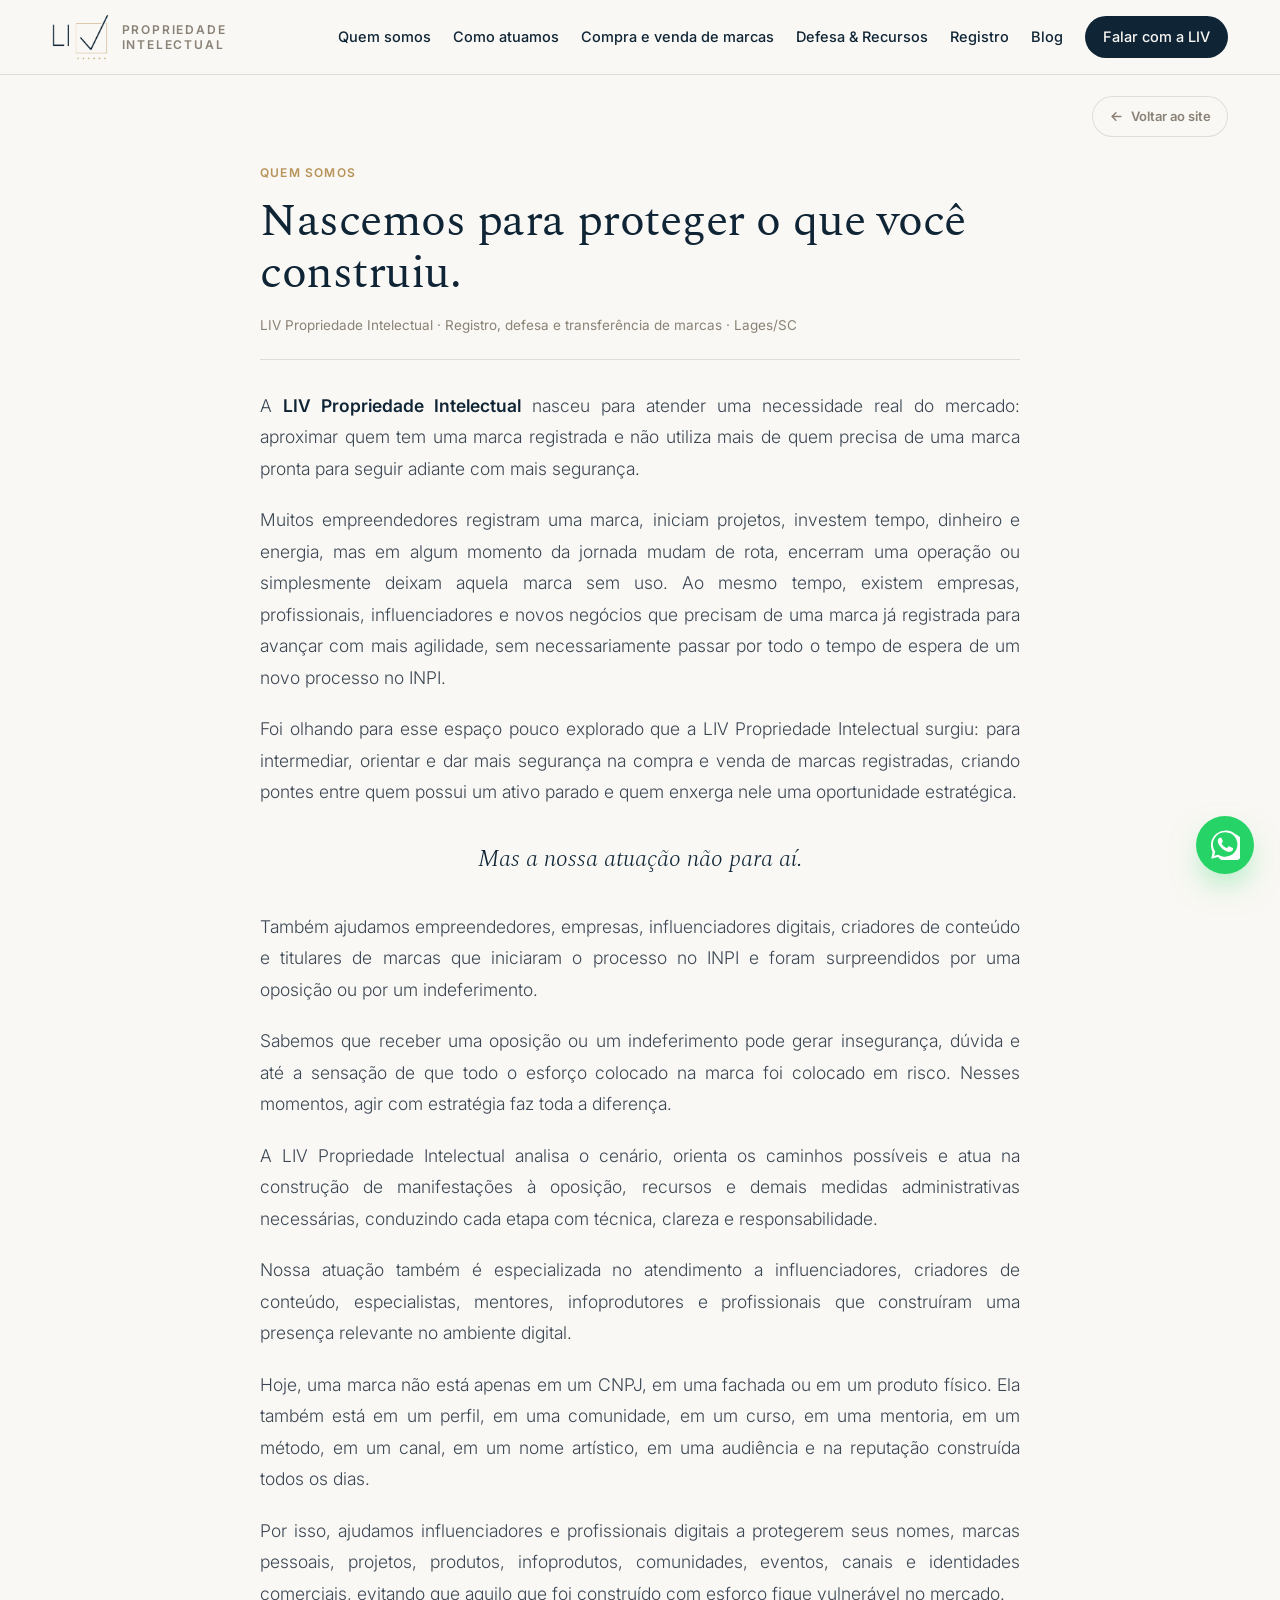
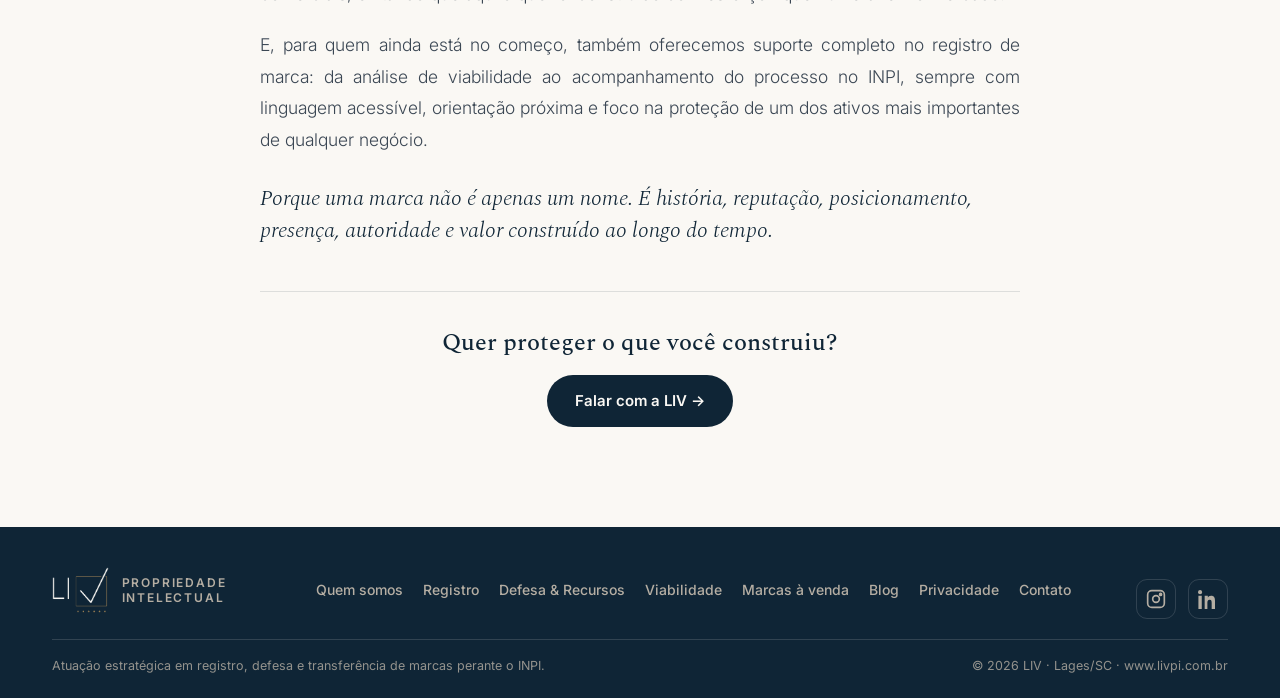
<file: quem-somos.html>
<!DOCTYPE html>
<html lang="pt-BR">
<head>
<meta charset="UTF-8">
<meta name="viewport" content="width=device-width, initial-scale=1.0">
<!-- Google Tag Manager -->
<script>(function(w,d,s,l,i){w[l]=w[l]||[];w[l].push({'gtm.start':
new Date().getTime(),event:'gtm.js'});var f=d.getElementsByTagName(s)[0],
j=d.createElement(s),dl=l!='dataLayer'?'&l='+l:'';j.async=true;j.src=
'https://www.googletagmanager.com/gtm.js?id='+i+dl;f.parentNode.insertBefore(j,f);
})(window,document,'script','dataLayer','GTM-K8L9QW54');</script>
<!-- End Google Tag Manager -->
<title>Quem somos · LIV Propriedade Intelectual</title>
<meta name="description" content="A LIV Propriedade Intelectual nasceu para proteger o que você construiu: registro, defesa e compra e venda de marcas perante o INPI, com estratégia e linguagem clara.">
<meta name="robots" content="index,follow">
<link rel="preconnect" href="https://fonts.googleapis.com">
<link rel="preconnect" href="https://fonts.gstatic.com" crossorigin>
<link href="https://fonts.googleapis.com/css2?family=Inter:wght@300;400;500;600;700&family=Spectral:ital,wght@0,400;0,500;0,600;0,700;1,400;1,500&display=swap" rel="stylesheet">
<link rel="stylesheet" href="blog-style.css">
<style>
.article-body .lead-line{font-family:var(--serif);font-style:italic;font-size:24px;color:var(--midnight);margin:30px 0;text-align:center}
.article-body .closing{font-family:var(--serif);font-size:22px;color:var(--midnight);font-style:italic;margin-top:28px;line-height:1.45;text-align:left}
.quem-cta{max-width:760px;margin:44px auto 0;text-align:center;border-top:1px solid var(--line);padding-top:36px}
.quem-cta h3{font-family:var(--serif);font-weight:500;font-size:24px;color:var(--midnight);margin-bottom:16px;line-height:1.3}
.quem-cta .btn{font-size:15px;padding:14px 28px}
</style>
</head>
<body>
<!-- Google Tag Manager (noscript) -->
<noscript><iframe src="https://www.googletagmanager.com/ns.html?id=GTM-K8L9QW54"
height="0" width="0" style="display:none;visibility:hidden"></iframe></noscript>
<!-- End Google Tag Manager (noscript) -->


<header id="header">
  <div class="wrap nav">
    <a href="index.html" class="logo" aria-label="LIV Propriedade Intelectual">
      <img class="liv-mark" src="liv_mark_dark.png" alt="LIV">
      <span class="logo-txt">Propriedade Intelectual</span>
    </a>
    <nav class="nav-links" id="navLinks">
      <a href="quem-somos.html">Quem somos</a>
      <a href="index.html#atuacao">Como atuamos</a>
      <a href="marcas.html">Compra e venda de marcas</a>
      <a href="index.html#defesa">Defesa &amp; Recursos</a>
      <a href="index.html#registro">Registro</a>
      <a href="blog.html">Blog</a>
      <a href="#" class="btn btn-primary" id="navWa">Falar com a LIV</a>
    </nav>
    <button class="nav-toggle" id="navToggle" aria-label="Menu"><span></span><span></span><span></span></button>
  </div>
</header>

<section class="pad" style="padding-top:0;padding-bottom:40px">
  <div class="wrap">
    <div class="topbar"><a href="index.html" class="back"><svg width="15" height="15" viewBox="0 0 24 24" fill="none" stroke="currentColor" stroke-width="2.4" stroke-linecap="round"><path d="M19 12H5M11 18l-6-6 6-6"/></svg> Voltar ao site</a></div>
    <article class="article">
      <div class="article-head">
        <span class="cat">Quem somos</span>
        <h1>Nascemos para proteger o que você construiu.</h1>
        <div class="meta">LIV Propriedade Intelectual · Registro, defesa e transferência de marcas · Lages/SC</div>
      </div>
      <div class="article-body">
        <p>A <strong>LIV Propriedade Intelectual</strong> nasceu para atender uma necessidade real do mercado: aproximar quem tem uma marca registrada e não utiliza mais de quem precisa de uma marca pronta para seguir adiante com mais segurança.</p>
        <p>Muitos empreendedores registram uma marca, iniciam projetos, investem tempo, dinheiro e energia, mas em algum momento da jornada mudam de rota, encerram uma operação ou simplesmente deixam aquela marca sem uso. Ao mesmo tempo, existem empresas, profissionais, influenciadores e novos negócios que precisam de uma marca já registrada para avançar com mais agilidade, sem necessariamente passar por todo o tempo de espera de um novo processo no INPI.</p>
        <p>Foi olhando para esse espaço pouco explorado que a LIV Propriedade Intelectual surgiu: para intermediar, orientar e dar mais segurança na compra e venda de marcas registradas, criando pontes entre quem possui um ativo parado e quem enxerga nele uma oportunidade estratégica.</p>
        <p class="lead-line">Mas a nossa atuação não para aí.</p>
        <p>Também ajudamos empreendedores, empresas, influenciadores digitais, criadores de conteúdo e titulares de marcas que iniciaram o processo no INPI e foram surpreendidos por uma oposição ou por um indeferimento.</p>
        <p>Sabemos que receber uma oposição ou um indeferimento pode gerar insegurança, dúvida e até a sensação de que todo o esforço colocado na marca foi colocado em risco. Nesses momentos, agir com estratégia faz toda a diferença.</p>
        <p>A LIV Propriedade Intelectual analisa o cenário, orienta os caminhos possíveis e atua na construção de manifestações à oposição, recursos e demais medidas administrativas necessárias, conduzindo cada etapa com técnica, clareza e responsabilidade.</p>
        <p>Nossa atuação também é especializada no atendimento a influenciadores, criadores de conteúdo, especialistas, mentores, infoprodutores e profissionais que construíram uma presença relevante no ambiente digital.</p>
        <p>Hoje, uma marca não está apenas em um CNPJ, em uma fachada ou em um produto físico. Ela também está em um perfil, em uma comunidade, em um curso, em uma mentoria, em um método, em um canal, em um nome artístico, em uma audiência e na reputação construída todos os dias.</p>
        <p>Por isso, ajudamos influenciadores e profissionais digitais a protegerem seus nomes, marcas pessoais, projetos, produtos, infoprodutos, comunidades, eventos, canais e identidades comerciais, evitando que aquilo que foi construído com esforço fique vulnerável no mercado.</p>
        <p>E, para quem ainda está no começo, também oferecemos suporte completo no registro de marca: da análise de viabilidade ao acompanhamento do processo no INPI, sempre com linguagem acessível, orientação próxima e foco na proteção de um dos ativos mais importantes de qualquer negócio.</p>
        <p class="closing">Porque uma marca não é apenas um nome. É história, reputação, posicionamento, presença, autoridade e valor construído ao longo do tempo.</p>
      </div>
    </article>
    <div class="quem-cta">
      <h3>Quer proteger o que você construiu?</h3>
      <a href="#" class="btn btn-primary" id="waQuem">Falar com a LIV →</a>
    </div>
  </div>
</section>

<footer>
  <div class="wrap">
    <div class="foot-min">
      <a href="index.html" class="logo" aria-label="LIV Propriedade Intelectual">
        <img class="liv-mark" src="liv_mark_light.png" alt="LIV">
        <span class="logo-txt">Propriedade Intelectual</span>
      </a>
      <nav class="foot-links">
        <a href="quem-somos.html">Quem somos</a>
        <a href="index.html#registro">Registro</a>
        <a href="index.html#defesa">Defesa &amp; Recursos</a>
        <a href="index.html#viabilidade">Viabilidade</a>
        <a href="marcas.html">Marcas à venda</a>
        <a href="blog.html">Blog</a>
        <a href="privacidade.html">Privacidade</a>
        <a href="#" id="footWa">Contato</a>
      </nav>
      <div class="foot-social">
        <a href="https://www.instagram.com/liv.propriedadeintelectual" target="_blank" rel="noopener" aria-label="Instagram"><svg width="20" height="20" viewBox="0 0 24 24" fill="none" stroke="currentColor" stroke-width="2"><rect x="2" y="2" width="20" height="20" rx="5"/><circle cx="12" cy="12" r="4"/><circle cx="17.5" cy="6.5" r="1.2" fill="currentColor"/></svg></a>
        <a href="https://www.linkedin.com/company/134894017/" target="_blank" rel="noopener" aria-label="LinkedIn"><svg width="20" height="20" viewBox="0 0 24 24" fill="currentColor"><path d="M4.98 3.5A2.5 2.5 0 1 1 0 3.5a2.5 2.5 0 0 1 4.98 0zM.5 8h4V24h-4zM8 8h3.8v2.2h.05c.53-1 1.83-2.2 3.77-2.2 4.03 0 4.78 2.65 4.78 6.1V24h-4v-7.1c0-1.7-.03-3.9-2.38-3.9-2.38 0-2.75 1.86-2.75 3.78V24H8z"/></svg></a>
      </div>
    </div>
    <div class="foot-base">
      <span>Atuação estratégica em registro, defesa e transferência de marcas perante o INPI.</span>
      <span>© 2026 LIV · Lages/SC · www.livpi.com.br</span>
    </div>
  </div>
</footer>

<a href="#" class="wa-float" id="waFloat" aria-label="WhatsApp">
  <svg width="30" height="30" viewBox="0 0 24 24" fill="#fff"><path d="M20.5 3.4A11.8 11.8 0 0 0 2.1 17.6L1 23l5.5-1.4A11.8 11.8 0 1 0 20.5 3.4zM12 21.3c-1.8 0-3.5-.5-5-1.4l-.4-.2-3.3.9.9-3.2-.2-.4a9.8 9.8 0 1 1 8 4.3zm5.4-7.3c-.3-.1-1.8-.9-2-1s-.5-.1-.7.1-.8 1-.9 1.2-.3.2-.5.1a8 8 0 0 1-2.4-1.5 9 9 0 0 1-1.6-2c-.2-.3 0-.4.1-.6l.5-.5.3-.5v-.5l-.9-2.2c-.2-.5-.5-.5-.7-.5h-.6c-.2 0-.5.1-.8.4a3.4 3.4 0 0 0-1 2.5 5.9 5.9 0 0 0 1.2 3.1 13.4 13.4 0 0 0 5.2 4.6c.7.3 1.3.5 1.7.6.7.2 1.4.2 1.9.1.6-.1 1.8-.7 2-1.4s.3-1.3.2-1.4-.2-.2-.5-.4z"/></svg>
</a>

<script>
const WHATSAPP="5549999647004";
const waBase=msg=>`https://wa.me/${WHATSAPP}?text=${encodeURIComponent(msg)}`;
const t=document.getElementById('navToggle'),l=document.getElementById('navLinks');
t.addEventListener('click',()=>l.classList.toggle('open'));
l.querySelectorAll('a').forEach(a=>a.addEventListener('click',()=>l.classList.remove('open')));
['navWa','footWa','waFloat'].forEach(id=>{const el=document.getElementById(id);if(el)el.href=waBase("Olá! Vim pelo site da LIV e quero falar com vocês.");});
const _wq=document.getElementById('waQuem');if(_wq)_wq.href=waBase("Olá! Conheci a LIV e quero proteger a minha marca. Podem me ajudar?");
</script>
<script defer src="eventos.js"></script>
</body>
</html>
</file>
<file: blog-style.css>
/* ===== LIV — estilos compartilhados do Blog e dos artigos ===== */
:root{
  --midnight:#0F2536;--midnight-deep:#0A1A27;--brass:#B8935A;--brass-light:#CDA877;
  --creme:#FAF8F4;--creme-warm:#ECE4D3;--stone:#8A8276;--stone-soft:#B5AEA3;
  --line:rgba(15,37,54,.12);--line-light:rgba(250,248,244,.14);
  --serif:'Spectral',Georgia,serif;--sans:'Inter',system-ui,sans-serif;
}
*{margin:0;padding:0;box-sizing:border-box}
html{scroll-behavior:smooth}
body{font-family:var(--sans);background:var(--creme);color:var(--midnight);line-height:1.6;-webkit-font-smoothing:antialiased;overflow-x:hidden}
::selection{background:var(--brass);color:var(--creme)}
a{color:inherit;text-decoration:none}
img{max-width:100%;display:block}
.wrap{max-width:1240px;margin:0 auto;padding:0 32px}
.eyebrow{font-size:12px;font-weight:600;letter-spacing:.22em;text-transform:uppercase;color:var(--brass);display:inline-flex;align-items:center;gap:10px}
.eyebrow::before{content:"";width:28px;height:1px;background:var(--brass)}

/* logo + nav */
.logo{display:flex;align-items:center;gap:13px}
.liv-mark{height:46px;width:auto;flex-shrink:0;display:block}
.logo-txt{line-height:1.25;font-size:12px;font-weight:600;letter-spacing:.15em;text-transform:uppercase;color:var(--stone);max-width:130px}
header{position:fixed;top:0;left:0;right:0;z-index:100;transition:.4s;padding:14px 0;background:rgba(250,248,244,.92);backdrop-filter:blur(14px);border-bottom:1px solid var(--line)}
.nav{display:flex;align-items:center;justify-content:space-between}
.nav-links{display:flex;align-items:center;gap:22px}
.nav-links a{font-size:14.5px;font-weight:500;color:var(--midnight);transition:color .25s}
.nav-links a:hover{color:var(--brass)}
.btn{display:inline-flex;align-items:center;gap:9px;font-weight:600;font-size:13px;padding:9px 18px;border-radius:50px;transition:all .3s cubic-bezier(.2,.7,.3,1);cursor:pointer;border:none;font-family:var(--sans)}
.btn-primary{background:var(--midnight);color:var(--creme)}
.btn-primary:hover{background:var(--brass);transform:translateY(-2px)}
.nav-links a.btn-primary{color:var(--creme)}
.btn-brass{background:var(--brass);color:var(--midnight)}
.btn-brass:hover{background:var(--brass-light);transform:translateY(-2px)}
.nav-toggle{display:none;background:none;border:none;cursor:pointer;flex-direction:column;gap:5px}
.nav-toggle span{width:24px;height:2px;background:var(--midnight)}

/* botão Voltar (canto superior direito) */
.topbar{display:flex;justify-content:flex-end;padding-top:96px}
.back{font-size:13px;color:var(--stone);font-weight:600;display:inline-flex;align-items:center;gap:7px;border:1px solid var(--line);padding:9px 16px;border-radius:50px;transition:.25s;background:var(--creme)}
.back:hover{color:var(--brass);border-color:var(--brass);transform:translateY(-1px)}

/* page-head (lista do blog) */
.page-head{text-align:center;padding:112px 0 58px;background:var(--creme-warm)}
.page-head .eyebrow{justify-content:center}
.page-head h1{font-family:var(--serif);font-weight:400;font-size:clamp(38px,5vw,58px);line-height:1.07;margin:10px 0 14px}
.page-head p{font-size:18px;color:var(--stone);font-weight:300;max-width:640px;margin:0 auto}
.page-head .topbar{padding-top:0;margin-bottom:18px}

/* grid de posts */
.pad{padding:72px 0}
.blog-grid{display:grid;grid-template-columns:repeat(3,1fr);gap:24px}
.post{background:var(--creme);border:1px solid var(--line);border-radius:18px;overflow:hidden;transition:transform .35s,box-shadow .35s;display:flex;flex-direction:column}
.post:hover{transform:translateY(-6px);box-shadow:0 30px 60px -34px rgba(15,37,54,.3)}
.post .cover{height:150px;background:linear-gradient(135deg,var(--midnight),var(--brass));display:grid;place-items:center}
.post .cover svg{color:rgba(250,248,244,.85)}
.post .cover img{width:100%;height:100%;object-fit:cover}
.post .body{padding:24px;display:flex;flex-direction:column;flex:1}
.post .cat{font-size:11px;font-weight:600;letter-spacing:.1em;text-transform:uppercase;color:var(--brass);margin-bottom:10px}
.post h3{font-family:var(--serif);font-weight:400;font-size:21px;line-height:1.22;margin-bottom:10px}
.post p{font-size:14px;color:var(--stone);font-weight:300;margin-bottom:16px;flex:1}
.post .more{font-size:13px;font-weight:600;color:var(--midnight);display:inline-flex;align-items:center;gap:7px}
.post:hover .more{color:var(--brass)}

/* ===== ARTIGO ===== */
.article{max-width:760px;margin:0 auto}
.article-head{padding:26px 0 0}
.article-head .cat{font-size:12px;font-weight:600;letter-spacing:.1em;text-transform:uppercase;color:var(--brass);display:block;margin-bottom:14px}
.article-head h1{font-family:var(--serif);font-weight:400;font-size:clamp(30px,4.2vw,46px);line-height:1.12;letter-spacing:-.01em;margin-bottom:16px}
.article-cover{width:100%;aspect-ratio:1200/630;object-fit:cover;border-radius:18px;display:block;margin:4px 0 28px;background:var(--creme-warm)}
.article-head .meta{font-size:13.5px;color:var(--stone);border-bottom:1px solid var(--line);padding-bottom:22px;margin-bottom:30px}
.article-body p{font-size:17.5px;color:#3b4754;font-weight:300;margin-bottom:20px;line-height:1.8;text-align:justify}
.article-body p strong{color:var(--midnight);font-weight:600}
.cta-box{margin:36px 0 8px;background:linear-gradient(120deg,rgba(184,147,90,.16),rgba(184,147,90,.04));border:1px solid rgba(184,147,90,.32);border-radius:16px;padding:24px 28px;display:flex;gap:20px;align-items:center;flex-wrap:wrap;justify-content:space-between}
.cta-box p{font-size:15.5px;color:var(--midnight);max-width:560px;font-weight:400;line-height:1.55}
.cta-box .btn-brass{font-size:14.5px;padding:13px 22px;white-space:nowrap}

/* palavras-chave */
.tags{display:flex;flex-wrap:wrap;gap:9px;margin:36px 0 0}
.tag{font-size:11px;font-weight:600;letter-spacing:.06em;text-transform:uppercase;color:var(--stone);background:var(--creme-warm);border:1px solid var(--line);padding:6px 12px;border-radius:50px}

/* compartilhar */
.share{margin:26px 0;padding:24px 0;border-top:1px solid var(--line);border-bottom:1px solid var(--line)}
.share .lbl{font-size:14px;color:var(--midnight);font-weight:600;margin-bottom:14px}
.share-icons{display:flex;gap:10px;flex-wrap:wrap}
.share-icons a{width:44px;height:44px;border-radius:12px;border:1px solid var(--line);display:grid;place-items:center;color:var(--midnight);transition:.25s;cursor:pointer}
.share-icons a:hover{background:var(--midnight);color:var(--creme);border-color:var(--midnight);transform:translateY(-2px)}

/* leia também */
.leia{margin-top:46px}
.leia h2{font-family:var(--serif);font-weight:400;font-size:25px;margin-bottom:20px}
.leia-grid{display:grid;grid-template-columns:1fr 1fr;gap:20px}

/* newsletter (clara e fina) */
.newsletter{margin:60px auto 0;background:var(--creme);border:1px solid rgba(184,147,90,.35);color:var(--midnight);border-radius:16px;padding:18px 32px;display:flex;align-items:center;justify-content:space-between;gap:34px;text-align:left;box-shadow:0 18px 44px -32px rgba(15,37,54,.3)}
.newsletter .nl-copy{flex:1;min-width:0}
.newsletter .eyebrow{color:var(--brass)}
.newsletter h3{font-family:var(--serif);font-weight:400;font-size:24px;color:var(--midnight);margin:6px 0 3px}
.newsletter .nl-copy p{color:var(--stone);font-size:13.5px;font-weight:300;margin:0}
.nl-side{flex-shrink:0;width:400px;max-width:46%}
.nl-form{display:flex;gap:10px}
.nl-form input{flex:1;padding:12px 15px;border:1.5px solid var(--line);border-radius:11px;background:#fff;color:var(--midnight);font-family:var(--sans);font-size:15px;min-width:0}
.nl-form input::placeholder{color:var(--stone)}
.nl-form input:focus{outline:none;border-color:var(--brass);box-shadow:0 0 0 3px rgba(184,147,90,.18)}
.nl-note{font-size:11.5px;color:var(--stone);margin-top:9px}

/* footer */
footer{background:var(--midnight-deep);color:var(--stone-soft);padding:60px 0 30px;margin-top:80px}
.foot-grid{display:grid;grid-template-columns:1.6fr 1fr 1fr 1.1fr;gap:40px;margin-bottom:42px}
.foot-brand .logo-txt{color:var(--stone-soft)}
.foot-brand p{font-size:14px;margin:18px 0;max-width:320px;font-weight:300}
.foot-social{display:flex;gap:12px;margin-top:18px}
.foot-social a{width:40px;height:40px;border-radius:11px;border:1px solid var(--line-light);display:grid;place-items:center;color:var(--stone-soft);transition:all .25s}
.foot-social a:hover{color:var(--midnight);background:var(--brass-light);border-color:var(--brass-light);transform:translateY(-2px)}
.foot-col h5{color:var(--creme);font-size:13px;letter-spacing:.12em;text-transform:uppercase;margin-bottom:16px;font-weight:600}
.foot-col a{display:block;font-size:14px;padding:6px 0;transition:color .25s;font-weight:300}
.foot-col a:hover{color:var(--brass-light)}
.foot-bottom{border-top:1px solid var(--line-light);padding-top:24px;font-size:12.5px}
.foot-bottom .disclaimer{max-width:980px;line-height:1.7;color:var(--stone-soft);opacity:.85;margin-bottom:14px}
.foot-bottom .copy{display:flex;justify-content:space-between;flex-wrap:wrap;gap:10px}

.reveal{opacity:0;transform:translateY(28px);transition:opacity .8s cubic-bezier(.2,.7,.3,1),transform .8s cubic-bezier(.2,.7,.3,1)}
.reveal.in{opacity:1;transform:none}
.wa-float{position:fixed;bottom:26px;right:26px;z-index:90;width:58px;height:58px;border-radius:50%;background:#25D366;display:grid;place-items:center;box-shadow:0 14px 34px -10px rgba(37,211,102,.6);transition:transform .3s}
.wa-float:hover{transform:scale(1.08)}

@media(max-width:980px){.blog-grid{grid-template-columns:1fr 1fr}.foot-grid{grid-template-columns:1fr 1fr;gap:34px}}
@media(max-width:760px){
  .wrap{padding:0 22px}
  .nav-links{position:fixed;top:0;right:0;height:100vh;width:80%;max-width:320px;background:var(--midnight);flex-direction:column;align-items:flex-start;justify-content:flex-start;padding:96px 40px 40px;gap:20px;transform:translateX(100%);transition:transform .4s cubic-bezier(.2,.7,.3,1);z-index:200;overflow-y:auto}
.nav-links a.btn-primary{margin-top:8px}
  .nav-links.open{transform:none}
  .nav-links a{color:var(--creme);font-size:18px}
  .nav-toggle{display:flex;z-index:201}
  .blog-grid{grid-template-columns:1fr}
  .leia-grid{grid-template-columns:1fr}
  .foot-grid{grid-template-columns:1fr}
  .newsletter{flex-direction:column;text-align:center;gap:16px;padding:24px 22px}
  .newsletter .eyebrow{justify-content:center}
  .nl-side{width:100%;max-width:100%}
  .nl-form{flex-direction:column}
  .nl-note{text-align:center}
  .cta-box{flex-direction:column;align-items:flex-start}
}

/* ===== rodapé minimalista ===== */
footer{background:var(--midnight);color:var(--stone-soft);padding:34px 0 22px;margin-top:60px}
.foot-min{display:flex;align-items:center;justify-content:space-between;gap:22px;flex-wrap:wrap;padding-bottom:20px;border-bottom:1px solid var(--line-light)}
.foot-min .logo-txt{color:var(--stone-soft)}
.foot-links{display:flex;flex-wrap:wrap;gap:9px 20px;justify-content:center}
.foot-links a{font-size:14px;font-weight:500;color:var(--stone-soft);transition:color .25s}
.foot-links a:hover{color:var(--brass-light)}
.foot-base{display:flex;justify-content:space-between;flex-wrap:wrap;gap:8px;padding-top:16px;font-size:12.5px;color:var(--stone-soft);opacity:.8}
@media(max-width:760px){.foot-min{flex-direction:column;align-items:center;text-align:center}.foot-base{flex-direction:column;align-items:center;text-align:center;gap:4px}}
</file>
